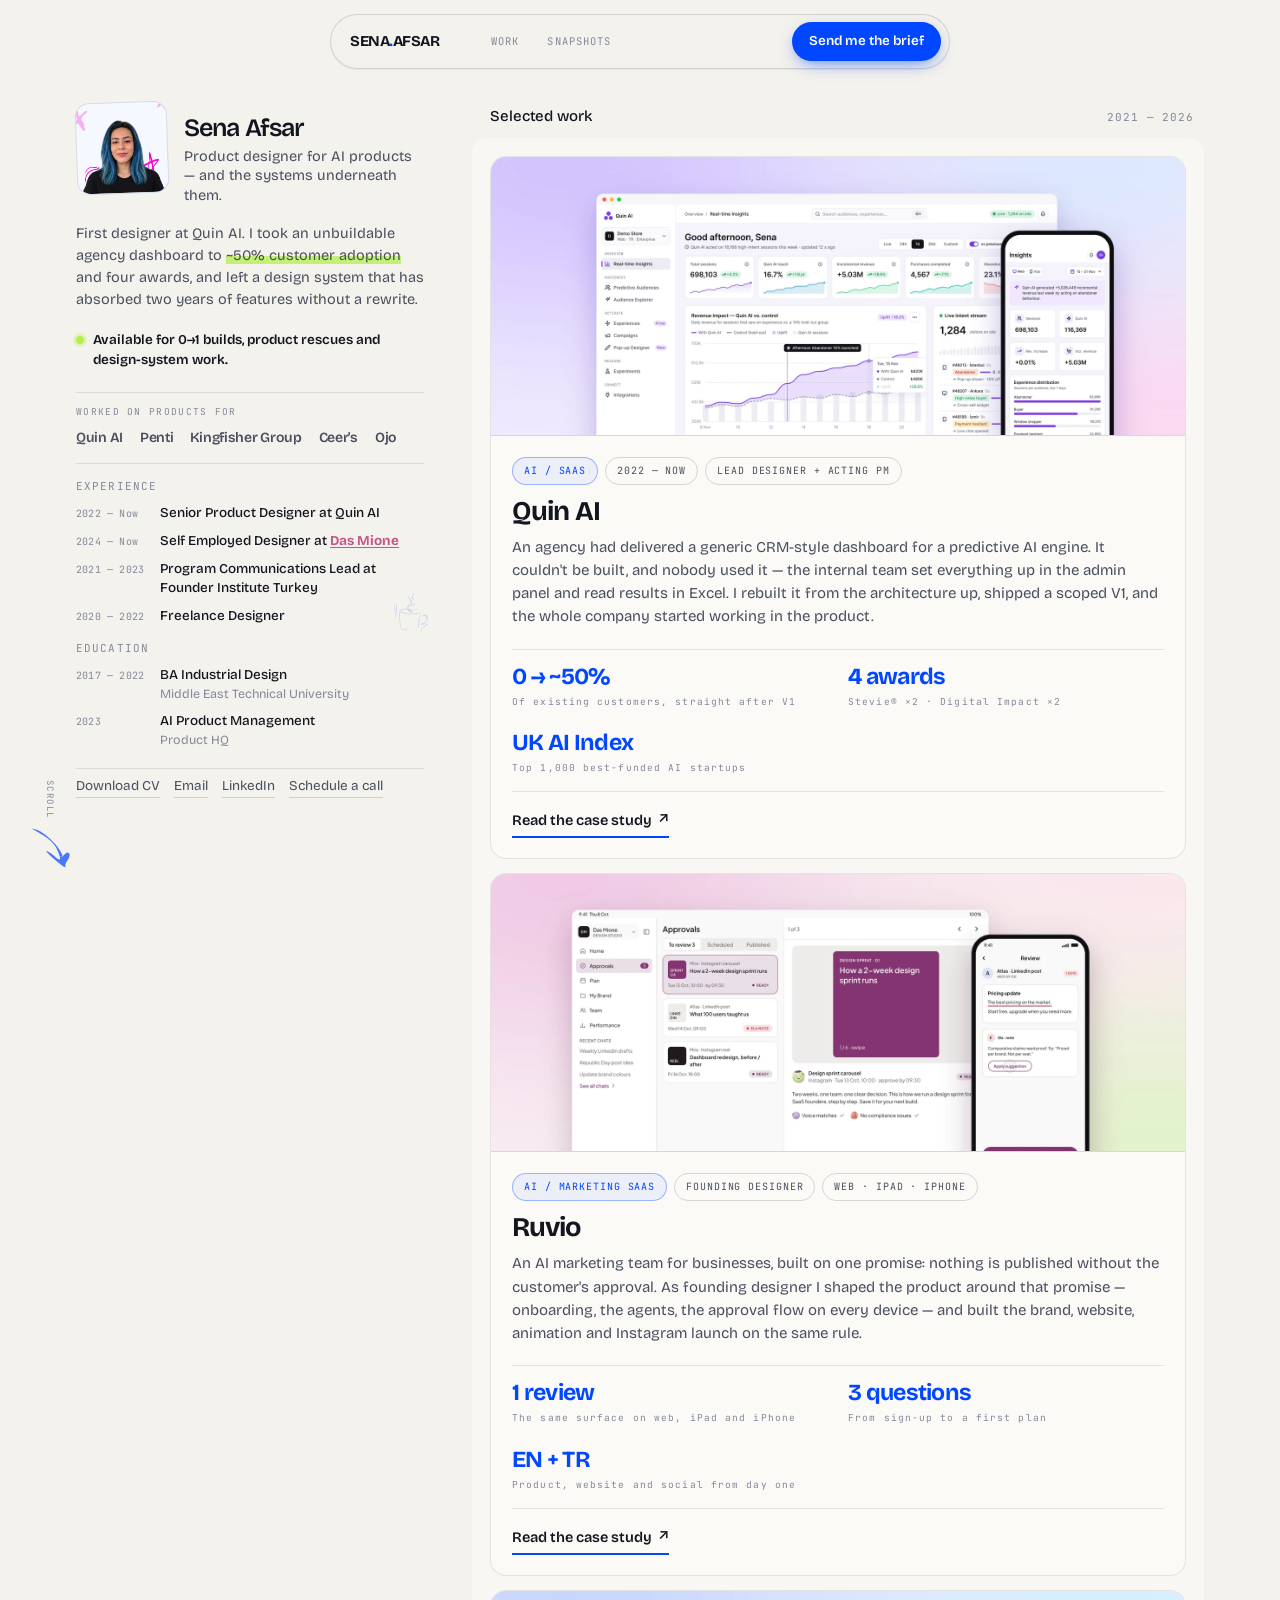
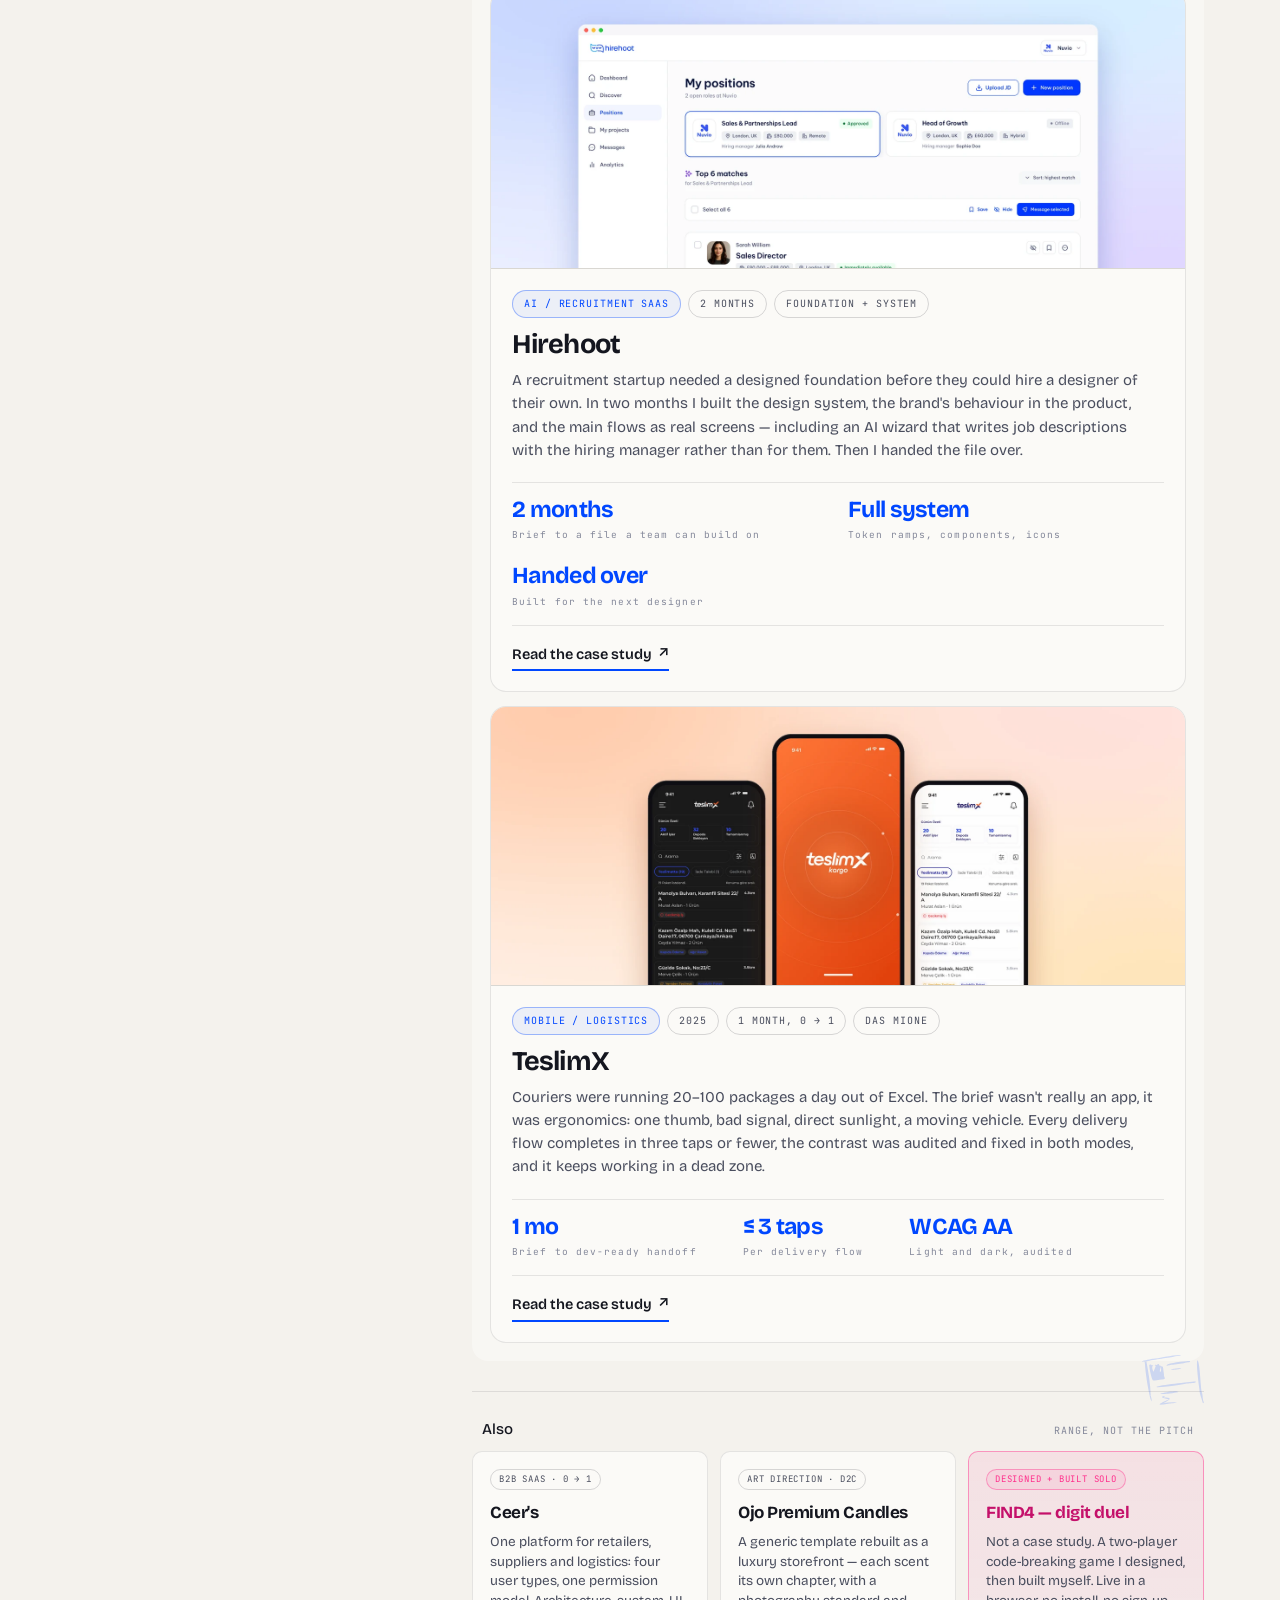
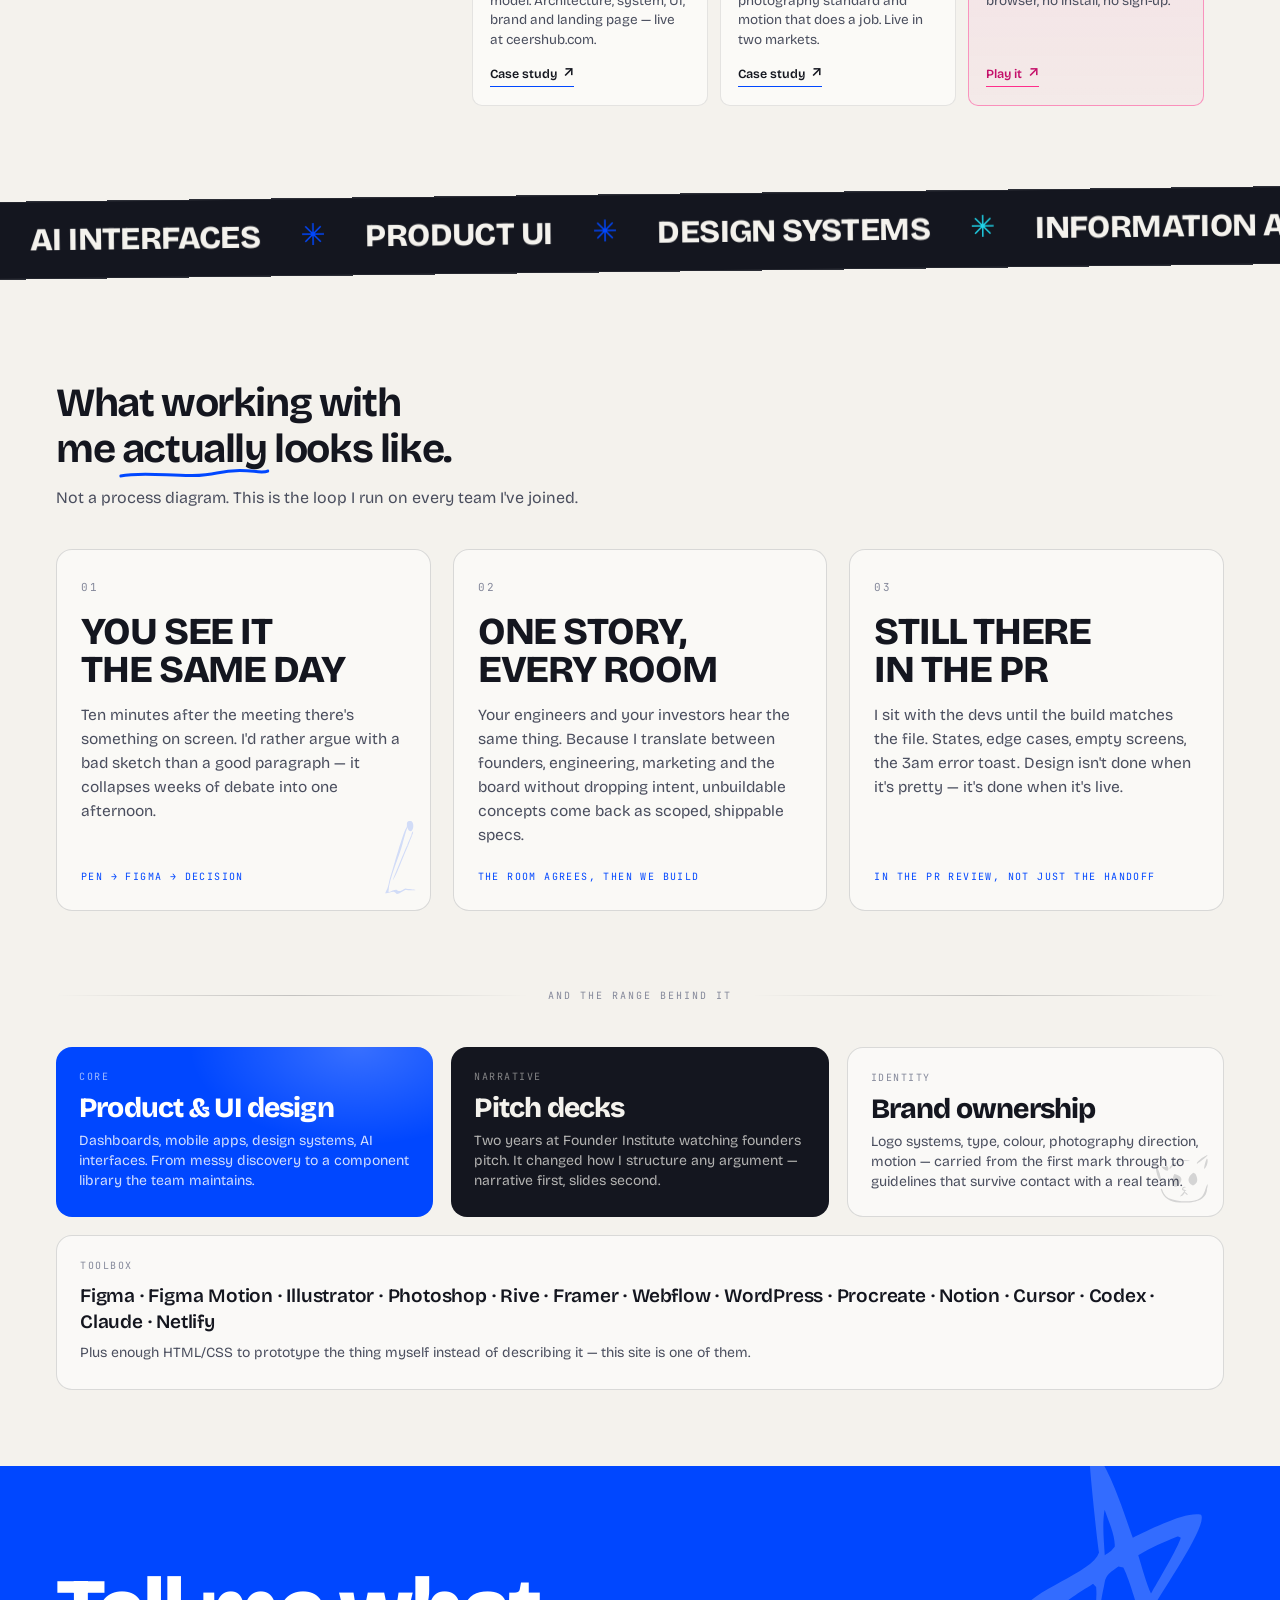
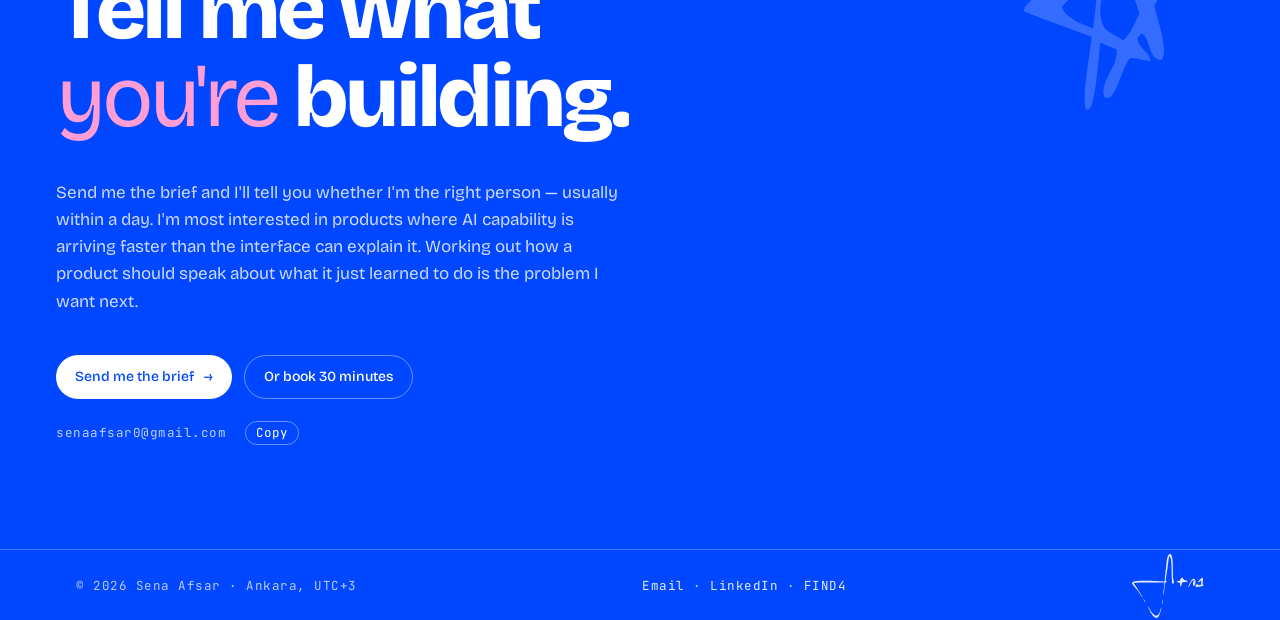
<file: index.html>
<!DOCTYPE html>
<html lang="en">
<head>
<meta charset="UTF-8">
<meta name="viewport" content="width=device-width, initial-scale=1.0, viewport-fit=cover">
<title>Sena Afsar — Product designer for AI products</title>
<meta name="description" content="I rescue AI products that shipped wrong and leave a design system the team can keep building on. First designer at Quin AI. Available for 0→1 builds, product rescues and design-system work.">
<link rel="canonical" href="https://senaafsar.com/">
<meta property="og:title" content="Sena Afsar — Product designer for AI products">
<meta property="og:description" content="I rescue AI products that shipped wrong and leave a design system the team can keep building on. First designer at Quin AI. Available for 0→1 builds, product rescues and design-system work.">
<meta property="og:type" content="website">
<meta property="og:url" content="https://senaafsar.com/">
<meta property="og:image" content="https://senaafsar.com/assets/img/home-quin.webp">
<meta name="twitter:card" content="summary_large_image">
<meta name="theme-color" content="#F4F2ED">
<link rel="icon" href="data:image/svg+xml,%3Csvg xmlns='http://www.w3.org/2000/svg' viewBox='0 0 32 32'%3E%3Crect width='32' height='32' rx='8' fill='%230047FF'/%3E%3Ctext x='16' y='23' font-family='monospace' font-size='18' font-weight='700' fill='%23fff' text-anchor='middle'%3ES%3C/text%3E%3C/svg%3E">
<link rel="preconnect" href="https://fonts.googleapis.com">
<link rel="preconnect" href="https://fonts.gstatic.com" crossorigin>
<link href="https://fonts.googleapis.com/css2?family=Bricolage+Grotesque:opsz,wdth,wght@12..96,75..100,400..800&family=JetBrains+Mono:wght@400;500&family=Inter:wght@600&display=swap" rel="stylesheet">
<link rel="stylesheet" href="assets/site.css?v=20261125">
</head>
<body class="home">
<a class="skip" href="#work">Skip to work</a>
<header class="nav" id="top">
  <a class="sig" href="#top" aria-label="Sena Afsar, home">SENA<b>.</b>AFSAR</a>
  <a class="lk wk" href="#work">Work</a>
  <a class="lk sn" href="snapshots.html">Snapshots</a>
  <a class="btn-talk" href="#contact">Send me the brief</a>
</header>
<div class="cue" id="cue" aria-hidden="true"><span>SCROLL</span><img src="assets/img/sk-arrow3.svg" alt=""></div>

<main>
  <div class="hwrap">
    <aside class="rail rv">
      <div class="who">
        <div class="avatar"><img src="assets/img/portrait.webp" alt="Portrait of Sena Afsar" width="1400" height="1400"></div>
        <div><h1>Sena Afsar</h1><div class="role">Product designer for AI products — and the systems underneath them.</div></div>
      </div>
      <p class="bio">First designer at Quin AI. I took an unbuildable agency dashboard to <span class="hl">~50% customer adoption</span> and four awards, and left a design system that has absorbed two years of features without a rewrite.</p>
      <div class="avail"><span class="dot" aria-hidden="true"></span><span>Available for 0→1 builds, product rescues and design-system work.</span></div>
      <div class="logos"><div class="lbl">Worked on products for</div><div class="row"><span>Quin AI</span><span>Penti</span><span>Kingfisher Group</span><span>Ceer's</span><span>Ojo</span></div></div>
      <div class="xp">
        <h2>EXPERIENCE</h2>
        <div class="it"><span class="when">2022 — Now</span><span class="what">Senior Product Designer at Quin AI</span></div>
        <div class="it"><span class="when">2024 — Now</span><span class="what">Self Employed Designer at <a href="https://dasmione.studio/" target="_blank" rel="noopener">Das Mione</a></span></div>
        <div class="it"><span class="when">2021 — 2023</span><span class="what">Program Communications Lead at Founder Institute Turkey</span></div>
        <div class="it"><span class="when">2020 — 2022</span><span class="what">Freelance Designer</span><img class="coffee steam" src="assets/img/dd-coffee.svg" alt="" aria-hidden="true"></div>
      </div>
      <div class="xp">
        <h2>EDUCATION</h2>
        <div class="it"><span class="when">2017 — 2022</span><span class="what">BA Industrial Design<span class="where">Middle East Technical University</span></span></div>
        <div class="it"><span class="when">2023</span><span class="what">AI Product Management<span class="where">Product HQ</span></span></div>
      </div>
      <div class="cv"><a class="lnk" href="assets/Sena-Afsar-CV.pdf?v=20261123" target="_blank" rel="noopener">Download CV</a><a class="lnk" href="mailto:senaafsar0@gmail.com">Email</a><a class="lnk" href="https://linkedin.com/in/senaafsar" target="_blank" rel="noopener">LinkedIn</a><a class="lnk" href="https://calendly.com/senaafsar0/30min" target="_blank" rel="noopener">Schedule a call</a></div>
    </aside>

    <section id="work">
      <div class="work-h"><h2>Selected work</h2><span class="count">2021 — 2026</span></div>
      <div class="workbox">
        <a class="pcard rv" href="quin-ai.html"><div class="shot"><img src="assets/img/home-quin.webp?v=20261125" alt="Quin AI product screens" width="1600" height="642" loading="lazy"></div><div class="pbody"><div class="tags"><span class="tag b">AI / SaaS</span><span class="tag">2022 — Now</span><span class="tag">Lead designer + acting PM</span></div><h3>Quin AI</h3><p class="pdesc">An agency had delivered a generic CRM-style dashboard for a predictive AI engine. It couldn't be built, and nobody used it — the internal team set everything up in the admin panel and read results in Excel. I rebuilt it from the architecture up, shipped a scoped V1, and the whole company started working in the product.</p><div class="pout"><div><b>0 → ~50%</b><span>Of existing customers, straight after V1</span></div><div><b>4 awards</b><span>Stevie® ×2 · Digital Impact ×2</span></div><div><b>UK AI Index</b><span>Top 1,000 best-funded AI startups</span></div></div><span class="plink">Read the case study <i>↗</i></span></div></a>
        <a class="pcard rv" href="ruvio.html"><div class="shot"><img src="assets/img/home-ruvio.webp?v=20261125" alt="Ruvio product screens" width="1600" height="642" loading="lazy"></div><div class="pbody"><div class="tags"><span class="tag b">AI / Marketing SaaS</span><span class="tag">Founding designer</span><span class="tag">Web · iPad · iPhone</span></div><h3>Ruvio</h3><p class="pdesc">An AI marketing team for businesses, built on one promise: nothing is published without the customer's approval. As founding designer I shaped the product around that promise — onboarding, the agents, the approval flow on every device — and built the brand, website, animation and Instagram launch on the same rule.</p><div class="pout"><div><b>1 review</b><span>The same surface on web, iPad and iPhone</span></div><div><b>3 questions</b><span>From sign-up to a first plan</span></div><div><b>EN + TR</b><span>Product, website and social from day one</span></div></div><span class="plink">Read the case study <i>↗</i></span></div></a>
        <a class="pcard rv" href="hirehoot.html"><div class="shot"><img src="assets/img/home-hirehoot.webp?v=20261125" alt="Hirehoot product screens" width="1600" height="642" loading="lazy"></div><div class="pbody"><div class="tags"><span class="tag b">AI / Recruitment SaaS</span><span class="tag">2 months</span><span class="tag">Foundation + system</span></div><h3>Hirehoot</h3><p class="pdesc">A recruitment startup needed a designed foundation before they could hire a designer of their own. In two months I built the design system, the brand's behaviour in the product, and the main flows as real screens — including an AI wizard that writes job descriptions with the hiring manager rather than for them. Then I handed the file over.</p><div class="pout"><div><b>2 months</b><span>Brief to a file a team can build on</span></div><div><b>Full system</b><span>Token ramps, components, icons</span></div><div><b>Handed over</b><span>Built for the next designer</span></div></div><span class="plink">Read the case study <i>↗</i></span></div></a>
        <a class="pcard rv" href="teslimx.html"><div class="shot"><img src="assets/img/home-teslimx.webp?v=20261125" alt="TeslimX product screens" width="1600" height="642" loading="lazy"></div><div class="pbody"><div class="tags"><span class="tag b">Mobile / Logistics</span><span class="tag">2025</span><span class="tag">1 month, 0 → 1</span><span class="tag">Das Mione</span></div><h3>TeslimX</h3><p class="pdesc">Couriers were running 20–100 packages a day out of Excel. The brief wasn't really an app, it was ergonomics: one thumb, bad signal, direct sunlight, a moving vehicle. Every delivery flow completes in three taps or fewer, the contrast was audited and fixed in both modes, and it keeps working in a dead zone.</p><div class="pout three"><div><b>1 mo</b><span>Brief to dev-ready handoff</span></div><div><b>≤ 3 taps</b><span>Per delivery flow</span></div><div><b>WCAG AA</b><span>Light and dark, audited</span></div></div><span class="plink">Read the case study <i>↗</i></span></div></a>
      </div>
      <img class="screen-dd" src="assets/img/dd-screen.svg" alt="" aria-hidden="true">
      <div class="also-h"><h2>Also</h2><span class="mono">Range, not the pitch</span></div>
      <div class="also">
        <a class="acard rv" href="ceers.html"><span class="tag">B2B SaaS · 0 → 1</span><h3>Ceer's</h3><p>One platform for retailers, suppliers and logistics: four user types, one permission model. Architecture, system, UI, brand and landing page — live at ceershub.com.</p><span class="plink">Case study <i>↗</i></span></a>
        <a class="acard rv" href="ojo-candles.html"><span class="tag">Art direction · D2C</span><h3>Ojo Premium Candles</h3><p>A generic template rebuilt as a luxury storefront — each scent its own chapter, with a photography standard and motion that does a job. Live in two markets.</p><span class="plink">Case study <i>↗</i></span></a>
        <a class="acard f4 rv" href="https://find4digits.netlify.app/" target="_blank" rel="noopener"><span class="tag">Designed + built solo</span><h3>FIND4 — digit duel</h3><p>Not a case study. A two-player code-breaking game I designed, then built myself. Live in a browser, no install, no sign-up.</p><span class="plink">Play it <i>↗</i></span></a>
      </div>
    </section>
  </div>

  <div class="ticker-clip" aria-hidden="true"><div class="ticker"><div class="track"><span>AI INTERFACES</span><i class="">✳</i><span>PRODUCT UI</span><i class="">✳</i><span>DESIGN SYSTEMS</span><i class="c">✳</i><span>INFORMATION ARCHITECTURE</span><i class="">✳</i><span>AI INTERFACES</span><i class="">✳</i><span>PRODUCT UI</span><i class="">✳</i><span>DESIGN SYSTEMS</span><i class="c">✳</i><span>INFORMATION ARCHITECTURE</span><i class="">✳</i><span>AI INTERFACES</span><i class="">✳</i><span>PRODUCT UI</span><i class="">✳</i><span>DESIGN SYSTEMS</span><i class="c">✳</i><span>INFORMATION ARCHITECTURE</span><i class="">✳</i><span>AI INTERFACES</span><i class="">✳</i><span>PRODUCT UI</span><i class="">✳</i><span>DESIGN SYSTEMS</span><i class="c">✳</i><span>INFORMATION ARCHITECTURE</span><i class="">✳</i></div></div></div>

  <section class="how" id="how">
    <h2 class="rv">What working with me <em>actually<svg viewBox="0 0 200 14" preserveAspectRatio="none" aria-hidden="true"><path d="M2 9 C 40 3, 90 13, 130 6 S 185 8, 198 4" fill="none" stroke="#0047ff" stroke-width="3" stroke-linecap="round"/></svg></em> looks like.</h2>
    <p class="sub rv">Not a process diagram. This is the loop I run on every team I've joined.</p>
    <div class="mcards">
      <article class="mcard rv"><span class="n">01</span><h3>YOU SEE IT<br>THE SAME DAY</h3><p>Ten minutes after the meeting there's something on screen. I'd rather argue with a bad sketch than a good paragraph — it collapses weeks of debate into one afternoon.</p><span class="k">PEN → FIGMA → DECISION</span><img class="pencil" src="assets/img/dd-pencil.svg" alt="" aria-hidden="true"></article>
      <article class="mcard rv"><span class="n">02</span><h3>ONE STORY,<br>EVERY ROOM</h3><p>Your engineers and your investors hear the same thing. Because I translate between founders, engineering, marketing and the board without dropping intent, unbuildable concepts come back as scoped, shippable specs.</p><span class="k">THE ROOM AGREES, THEN WE BUILD</span></article>
      <article class="mcard rv"><span class="n">03</span><h3>STILL THERE<br>IN THE PR</h3><p>I sit with the devs until the build matches the file. States, edge cases, empty screens, the 3am error toast. Design isn't done when it's pretty — it's done when it's live.</p><span class="k">IN THE PR REVIEW, NOT JUST THE HANDOFF</span></article>
    </div>
    <div class="divider rv">AND THE RANGE BEHIND IT</div>
    <div class="bento">
      <div class="bt fill rv"><div class="lbl">Core</div><h3>Product &amp; UI design</h3><p>Dashboards, mobile apps, design systems, AI interfaces. From messy discovery to a component library the team maintains.</p></div>
      <div class="bt ink rv"><div class="lbl">Narrative</div><h3>Pitch decks</h3><p>Two years at Founder Institute watching founders pitch. It changed how I structure any argument — narrative first, slides second.</p></div>
      <div class="bt lt rv"><div class="lbl">Identity</div><h3>Brand ownership</h3><p>Logo systems, type, colour, photography direction, motion — carried from the first mark through to guidelines that survive contact with a real team.</p><img class="cat" src="assets/img/dd-cat.svg" alt="" aria-hidden="true"></div>
      <div class="bt lt wide rv"><div class="lbl">Toolbox</div><h3>Figma · Figma Motion · Illustrator · Photoshop · Rive · Framer · Webflow · WordPress · Procreate · Notion · Cursor · Codex · Claude · Netlify</h3><p>Plus enough HTML/CSS to prototype the thing myself instead of describing it — this site is one of them.</p></div>
    </div>
  </section>

  <section class="cta" id="contact">
    <img class="star" src="assets/img/sk-star.svg" alt="" aria-hidden="true">
    <h2><span class="w"><span>Tell</span></span> <span class="w"><span>me</span></span> <span class="w"><span>what</span></span><br><span class="w"><span><em>you're</em></span></span> <span class="w"><span>building.</span></span></h2>
    <p>Send me the brief and I'll tell you whether I'm the right person — usually within a day. I'm most interested in products where AI capability is arriving faster than the interface can explain it. Working out how a product should speak about what it just learned to do is the problem I want next.</p>
    <div class="btns"><a class="btn pr" href="mailto:senaafsar0@gmail.com?subject=Project%20brief">Send me the brief <i>→</i></a><a class="btn gh" href="https://calendly.com/senaafsar0/30min" target="_blank" rel="noopener">Or book 30 minutes</a></div>
    <p class="mail">senaafsar0@gmail.com <button type="button" id="copy">Copy</button></p>
  </section>
</main>
<footer class="foot"><div class="in"><span>© 2026 Sena Afsar · Ankara, UTC+3</span><span><a href="mailto:senaafsar0@gmail.com">Email</a> · <a href="https://linkedin.com/in/senaafsar" target="_blank" rel="noopener">LinkedIn</a> · <a href="https://find4digits.netlify.app/" target="_blank" rel="noopener">FIND4</a></span><img class="sign" src="assets/img/sk-sign.svg" alt="Sena Afsar signature"></div></footer>
<script src="assets/site.js?v=20261125"></script>
</body>
</html>
</file>
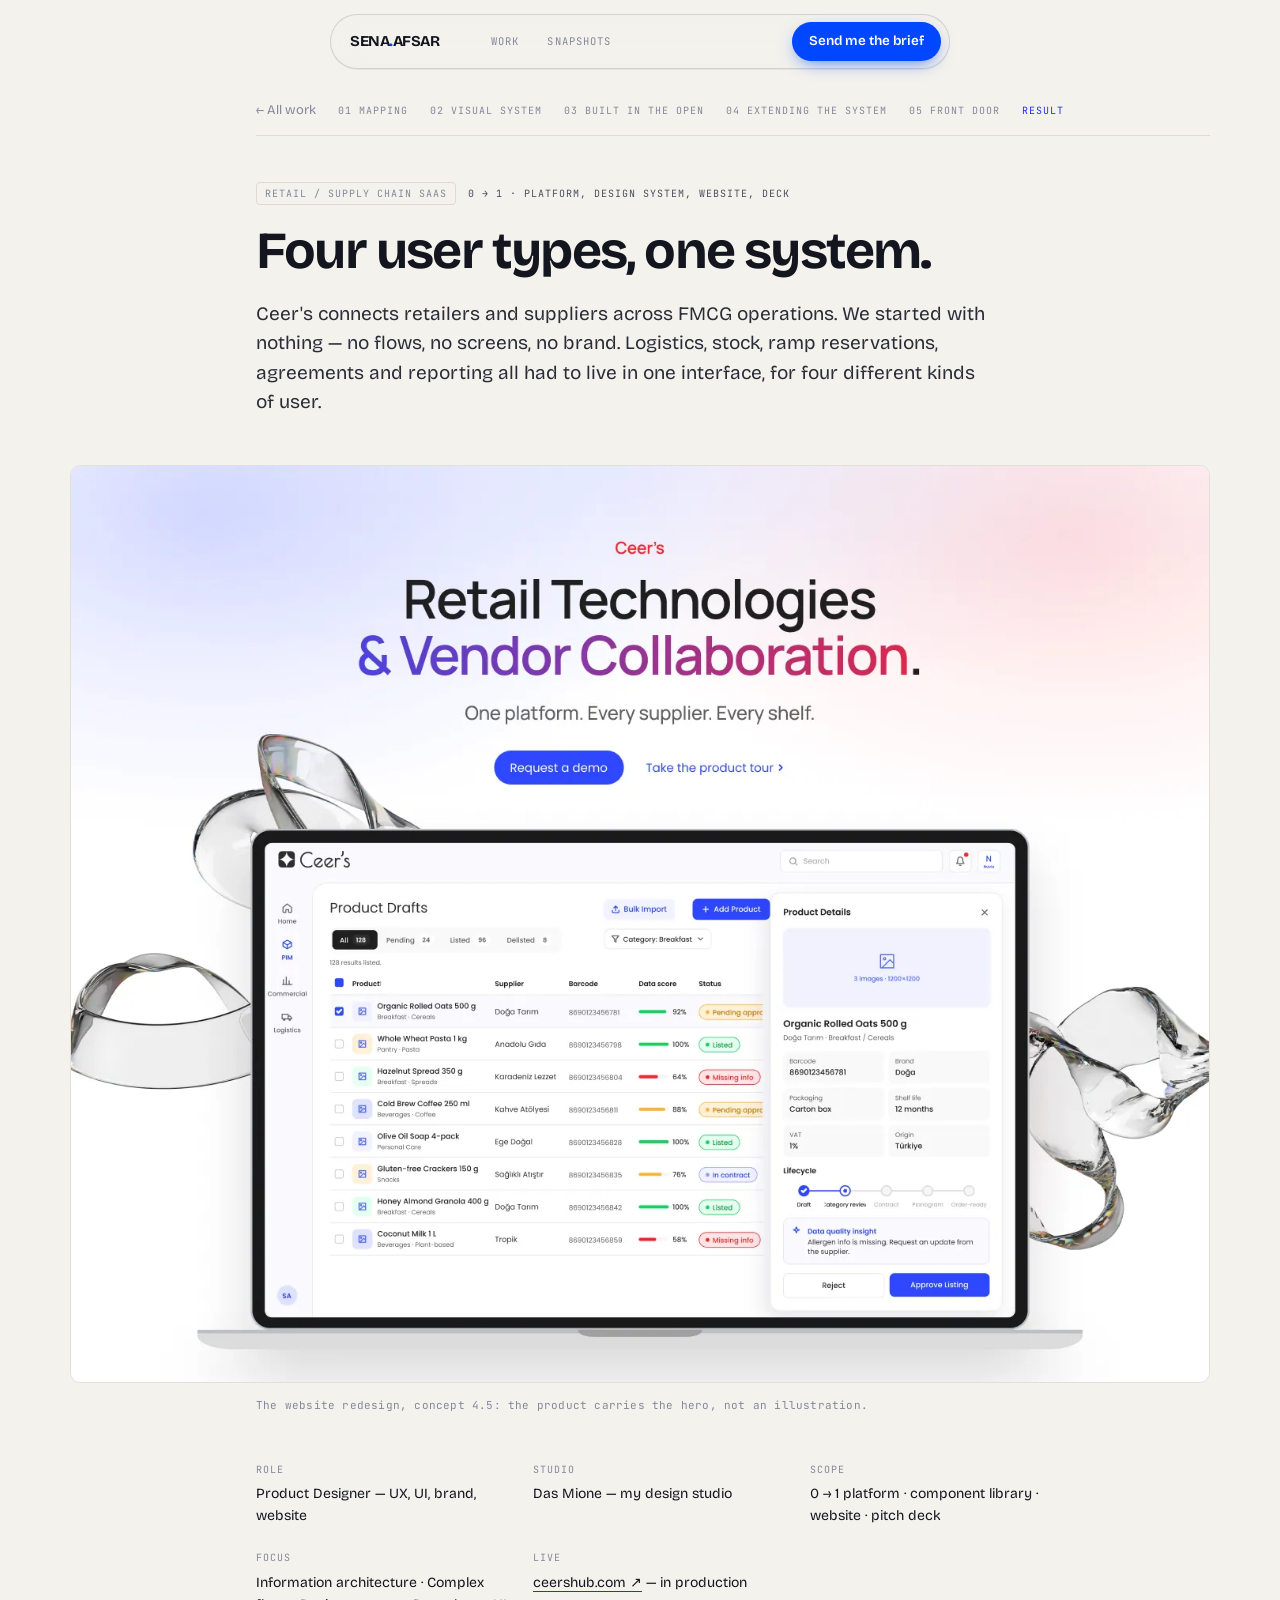
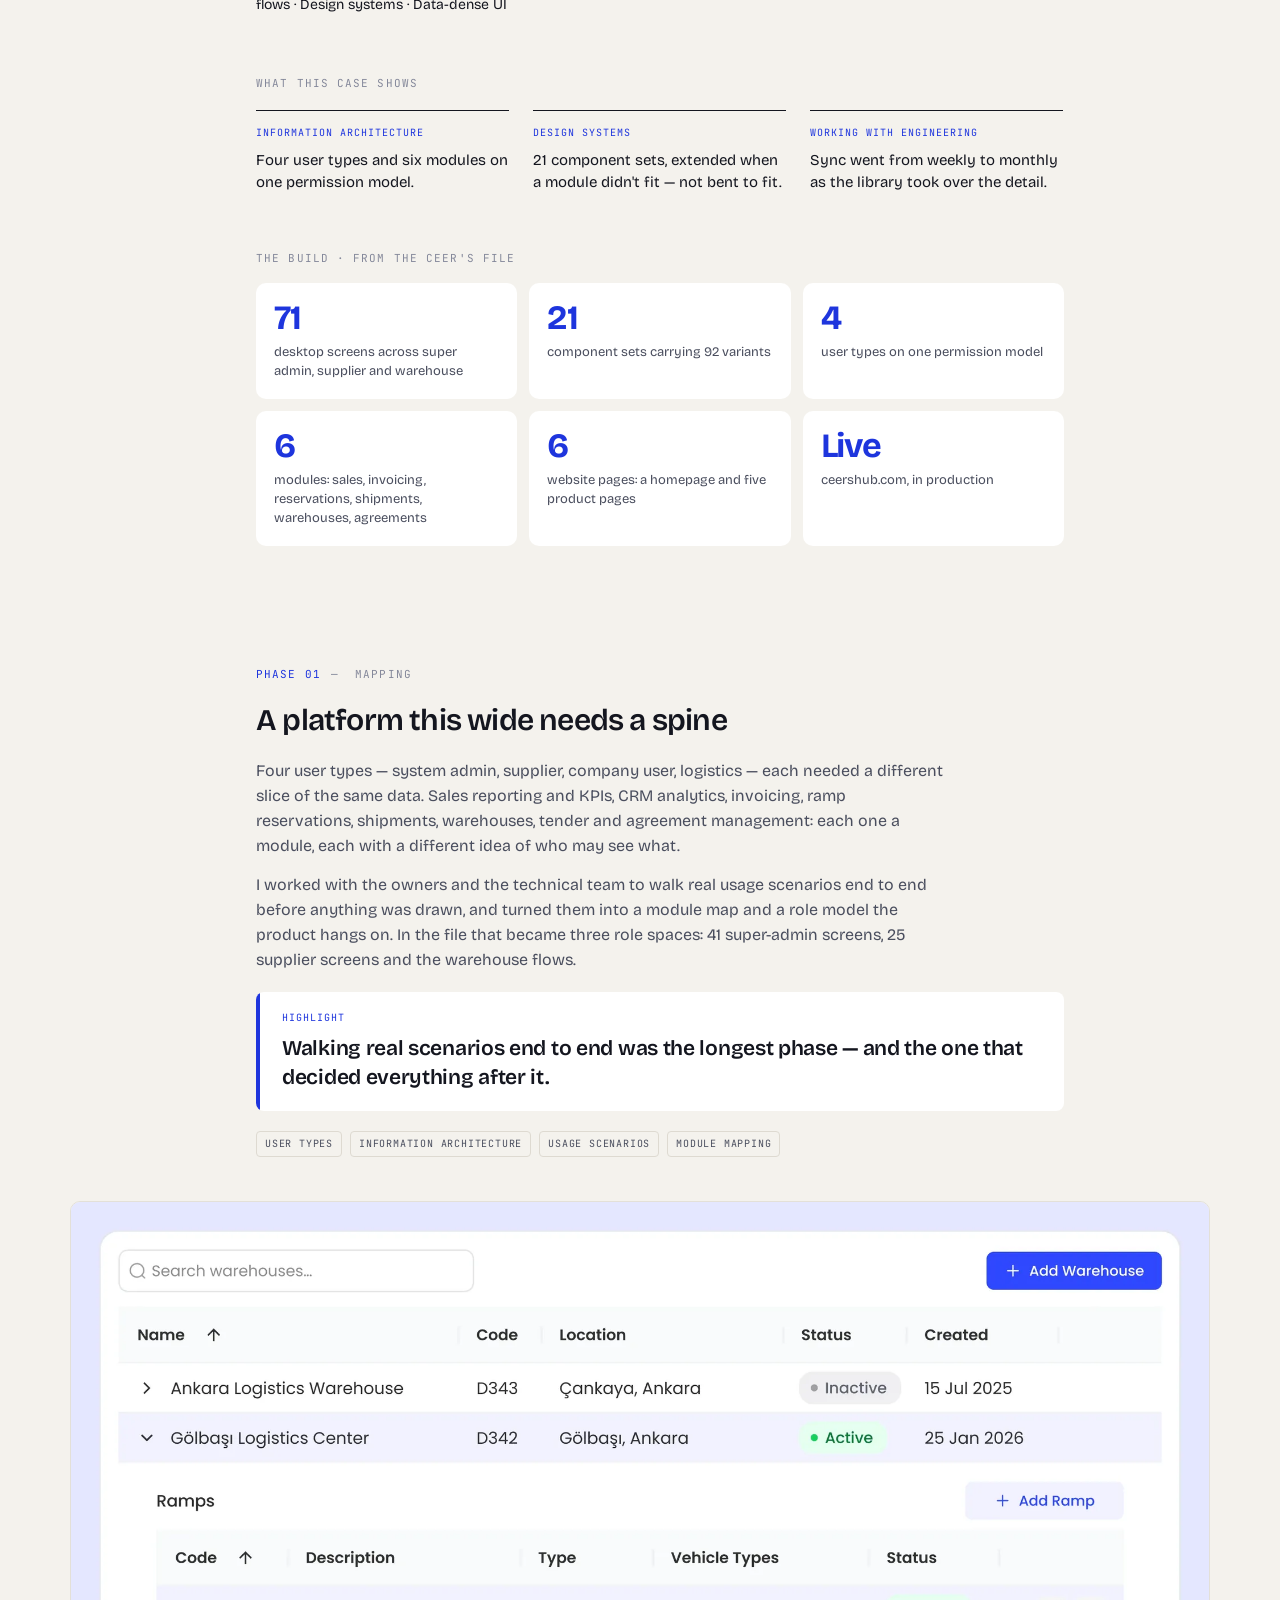
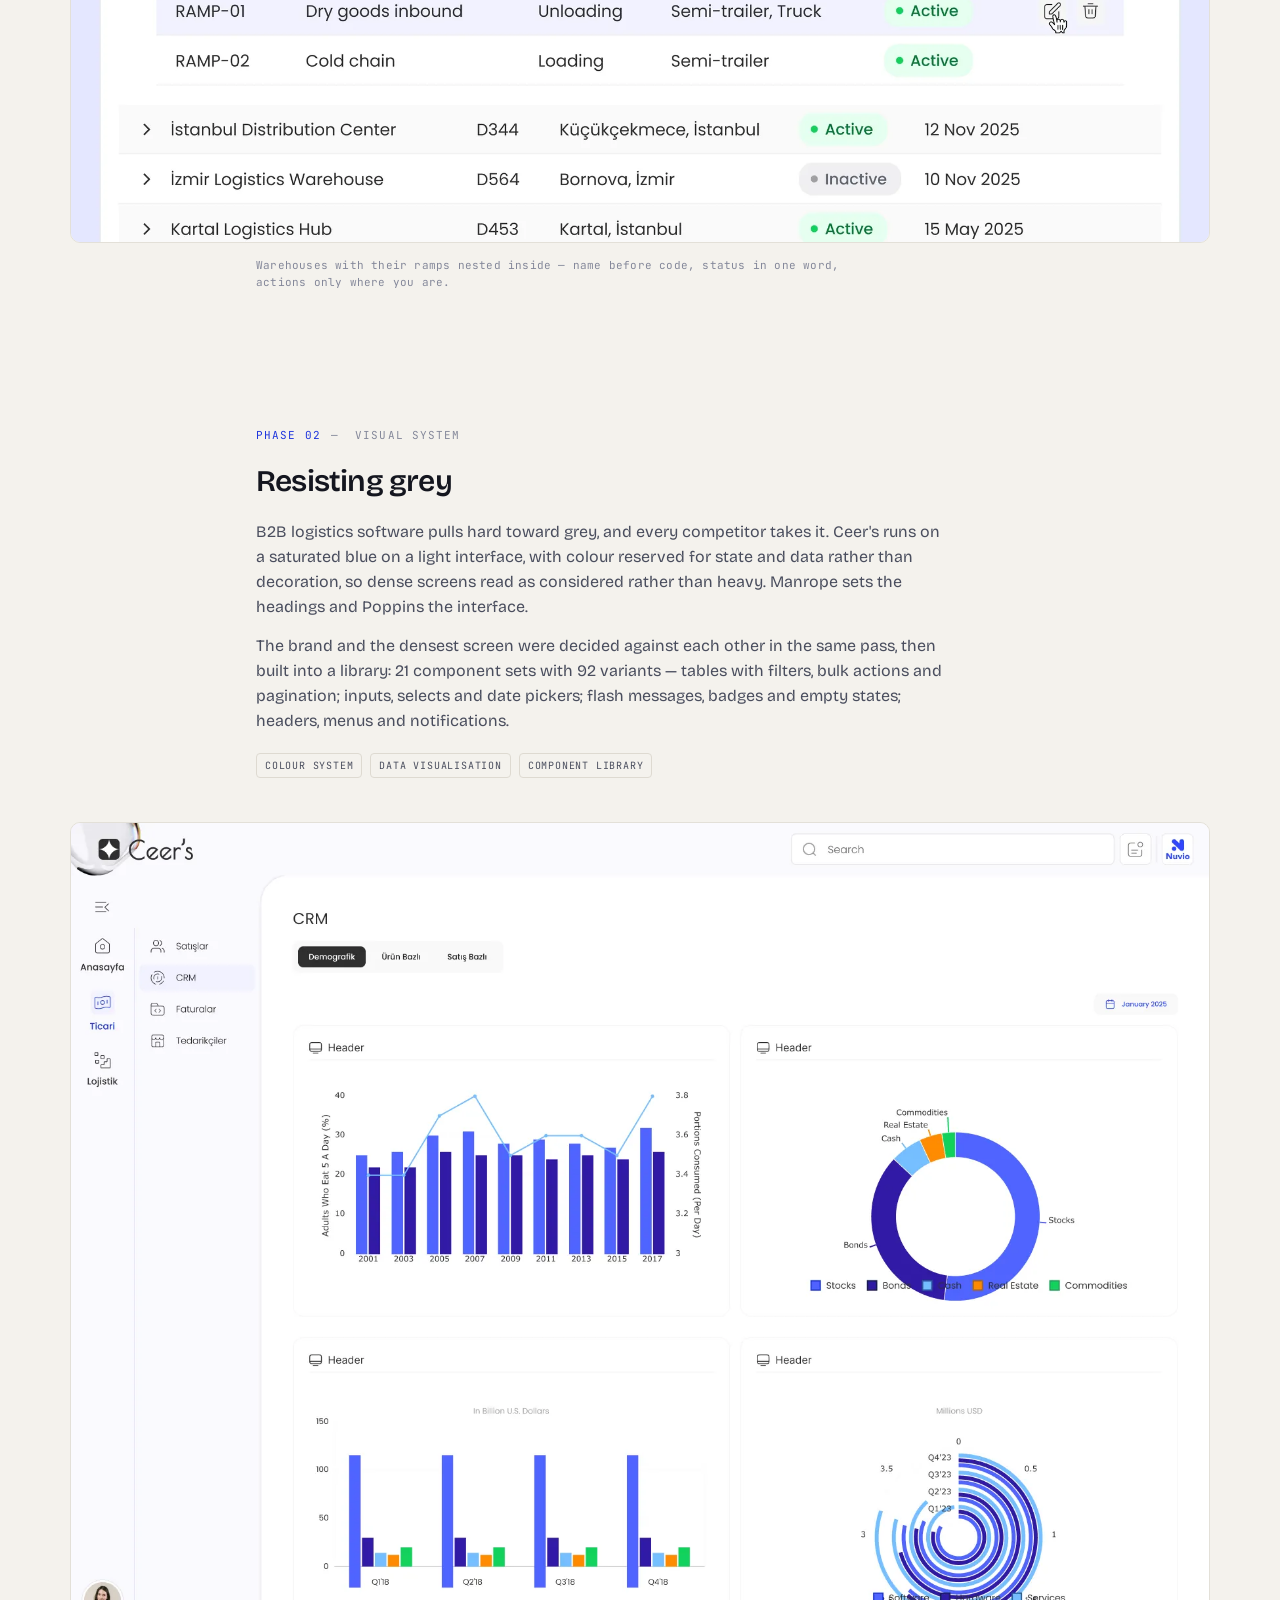
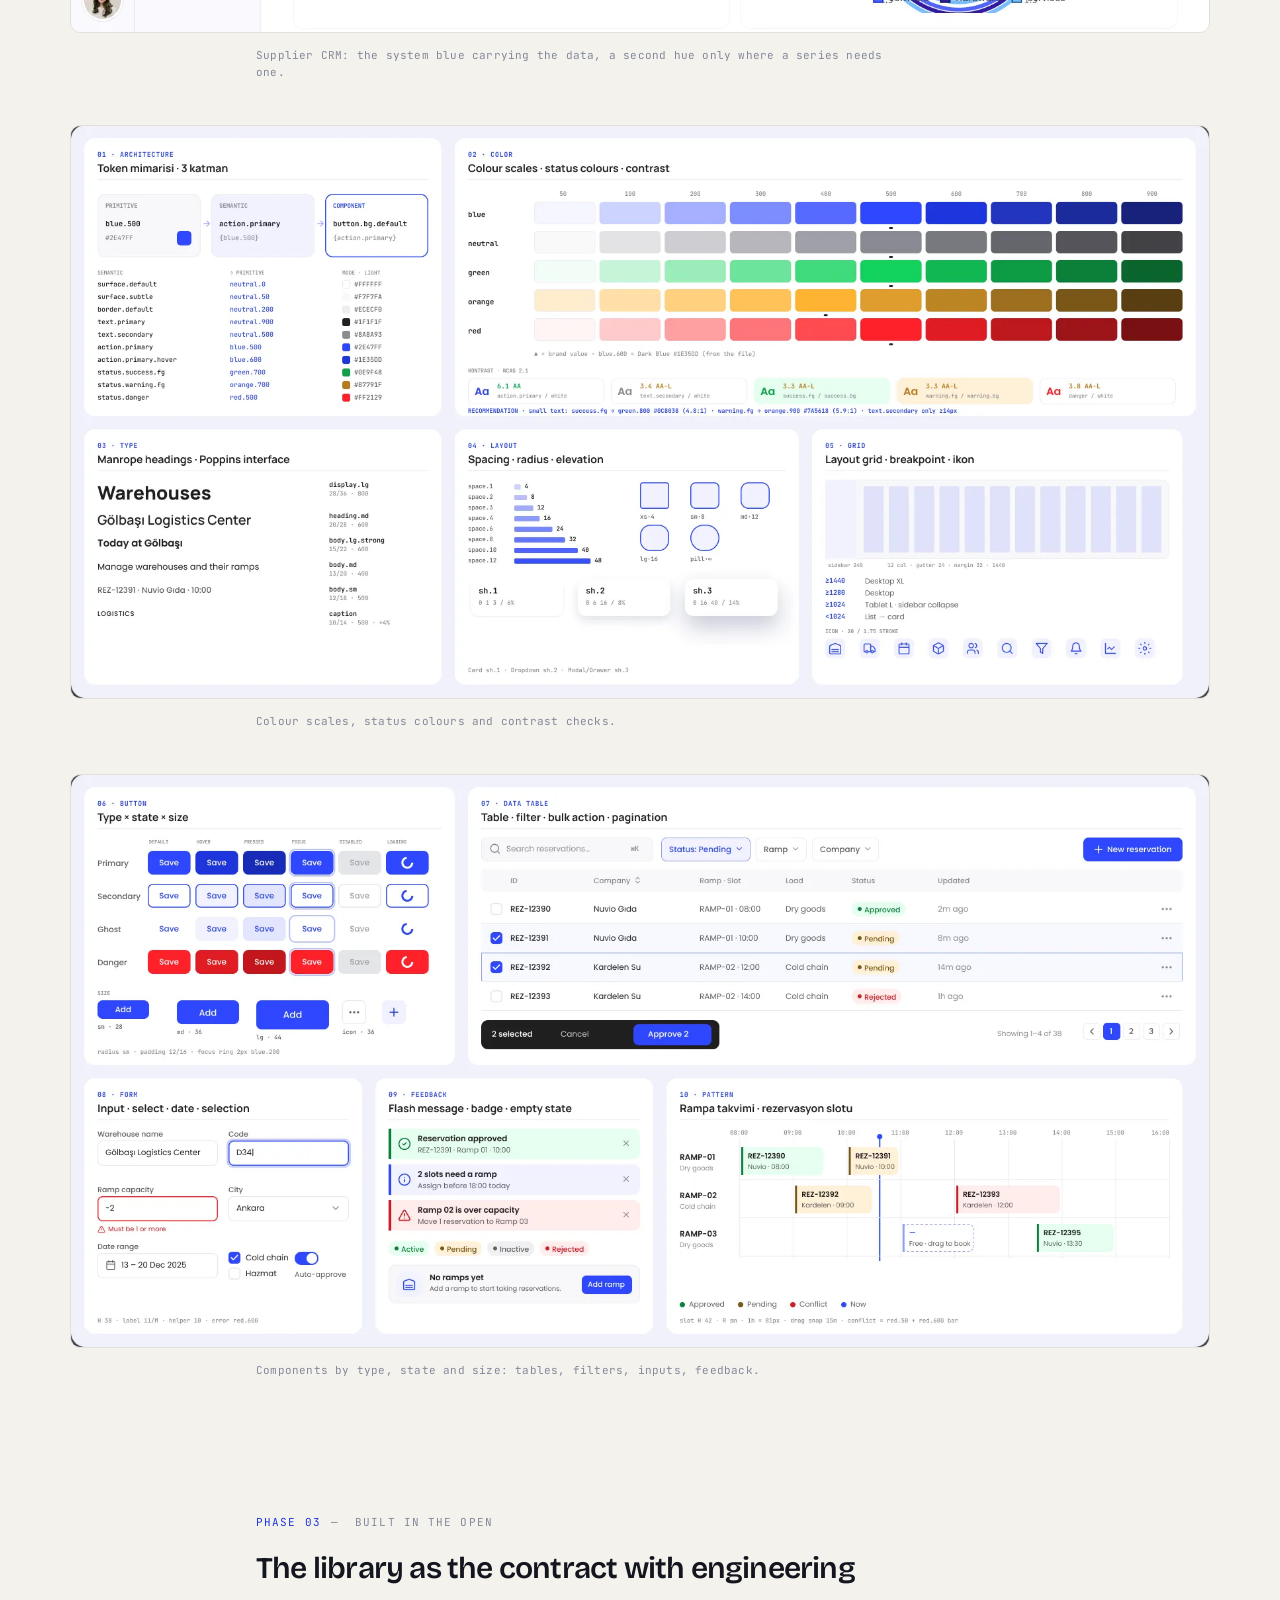
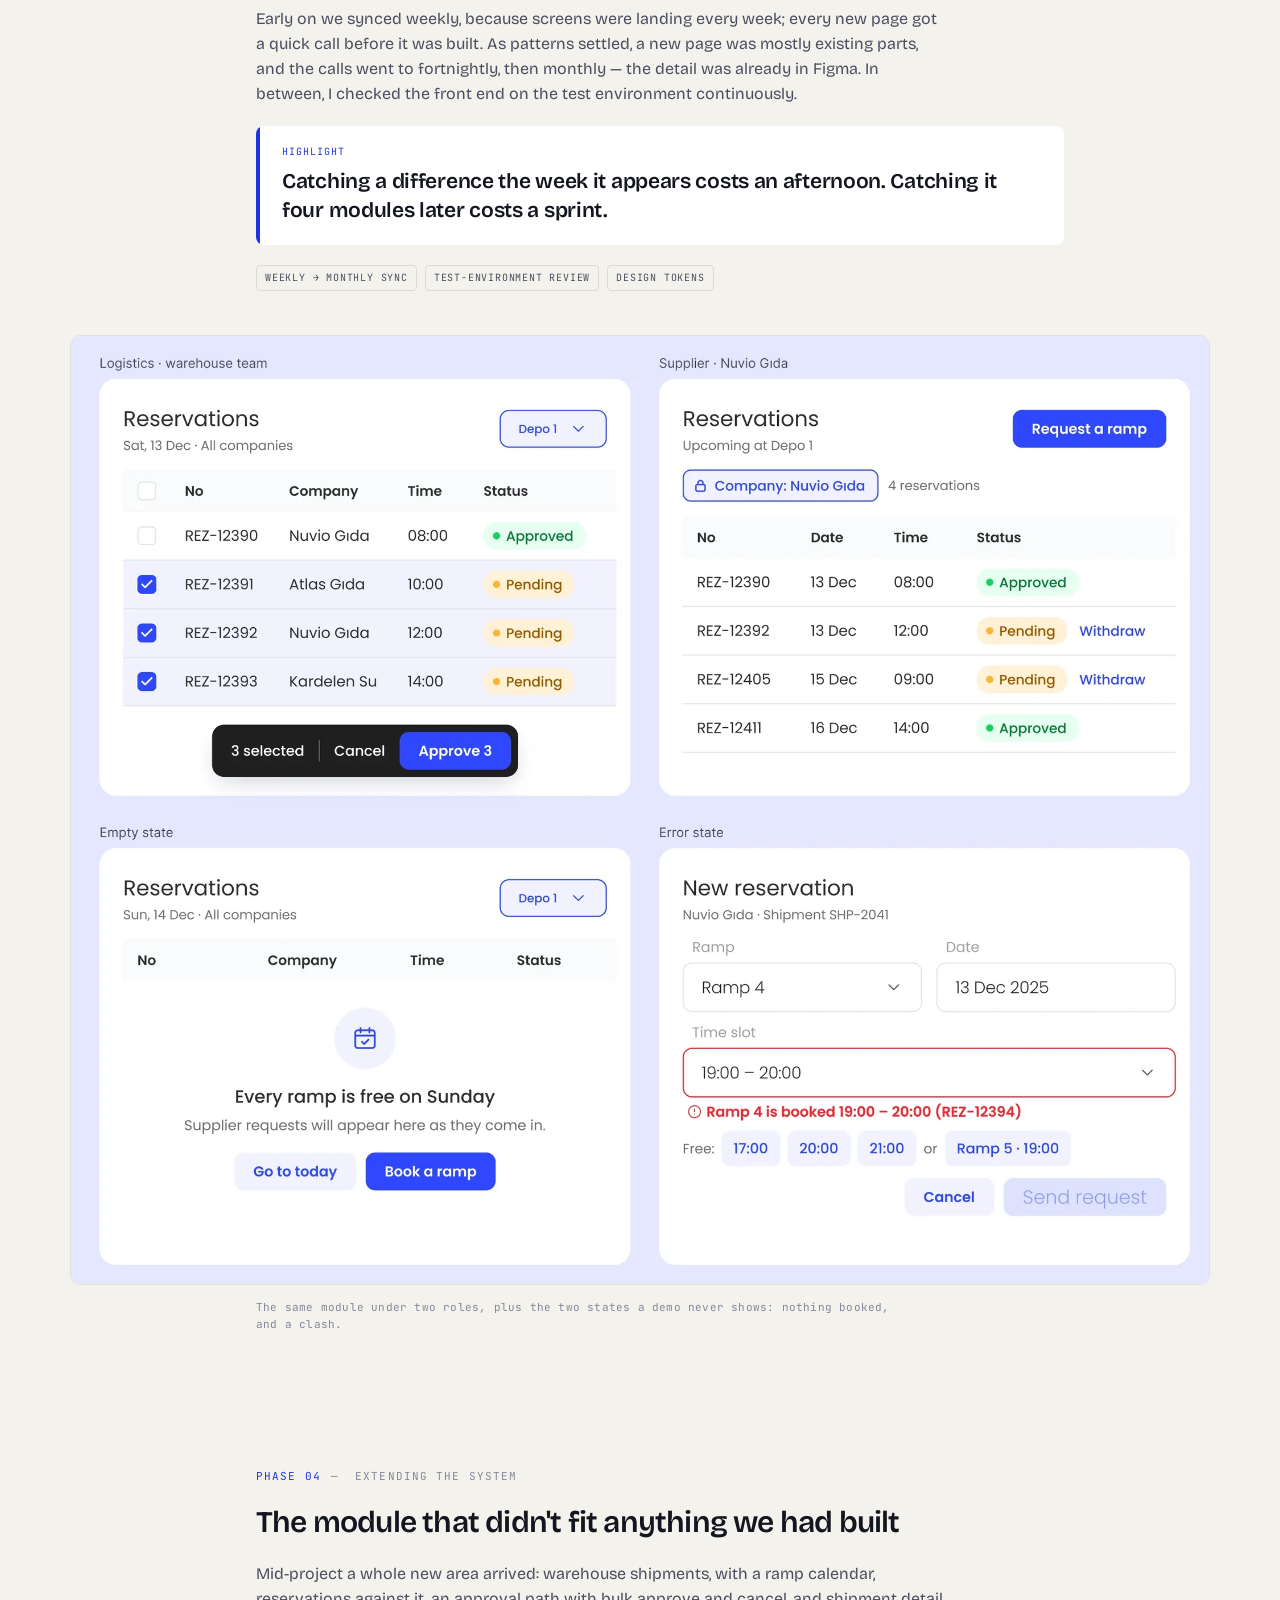
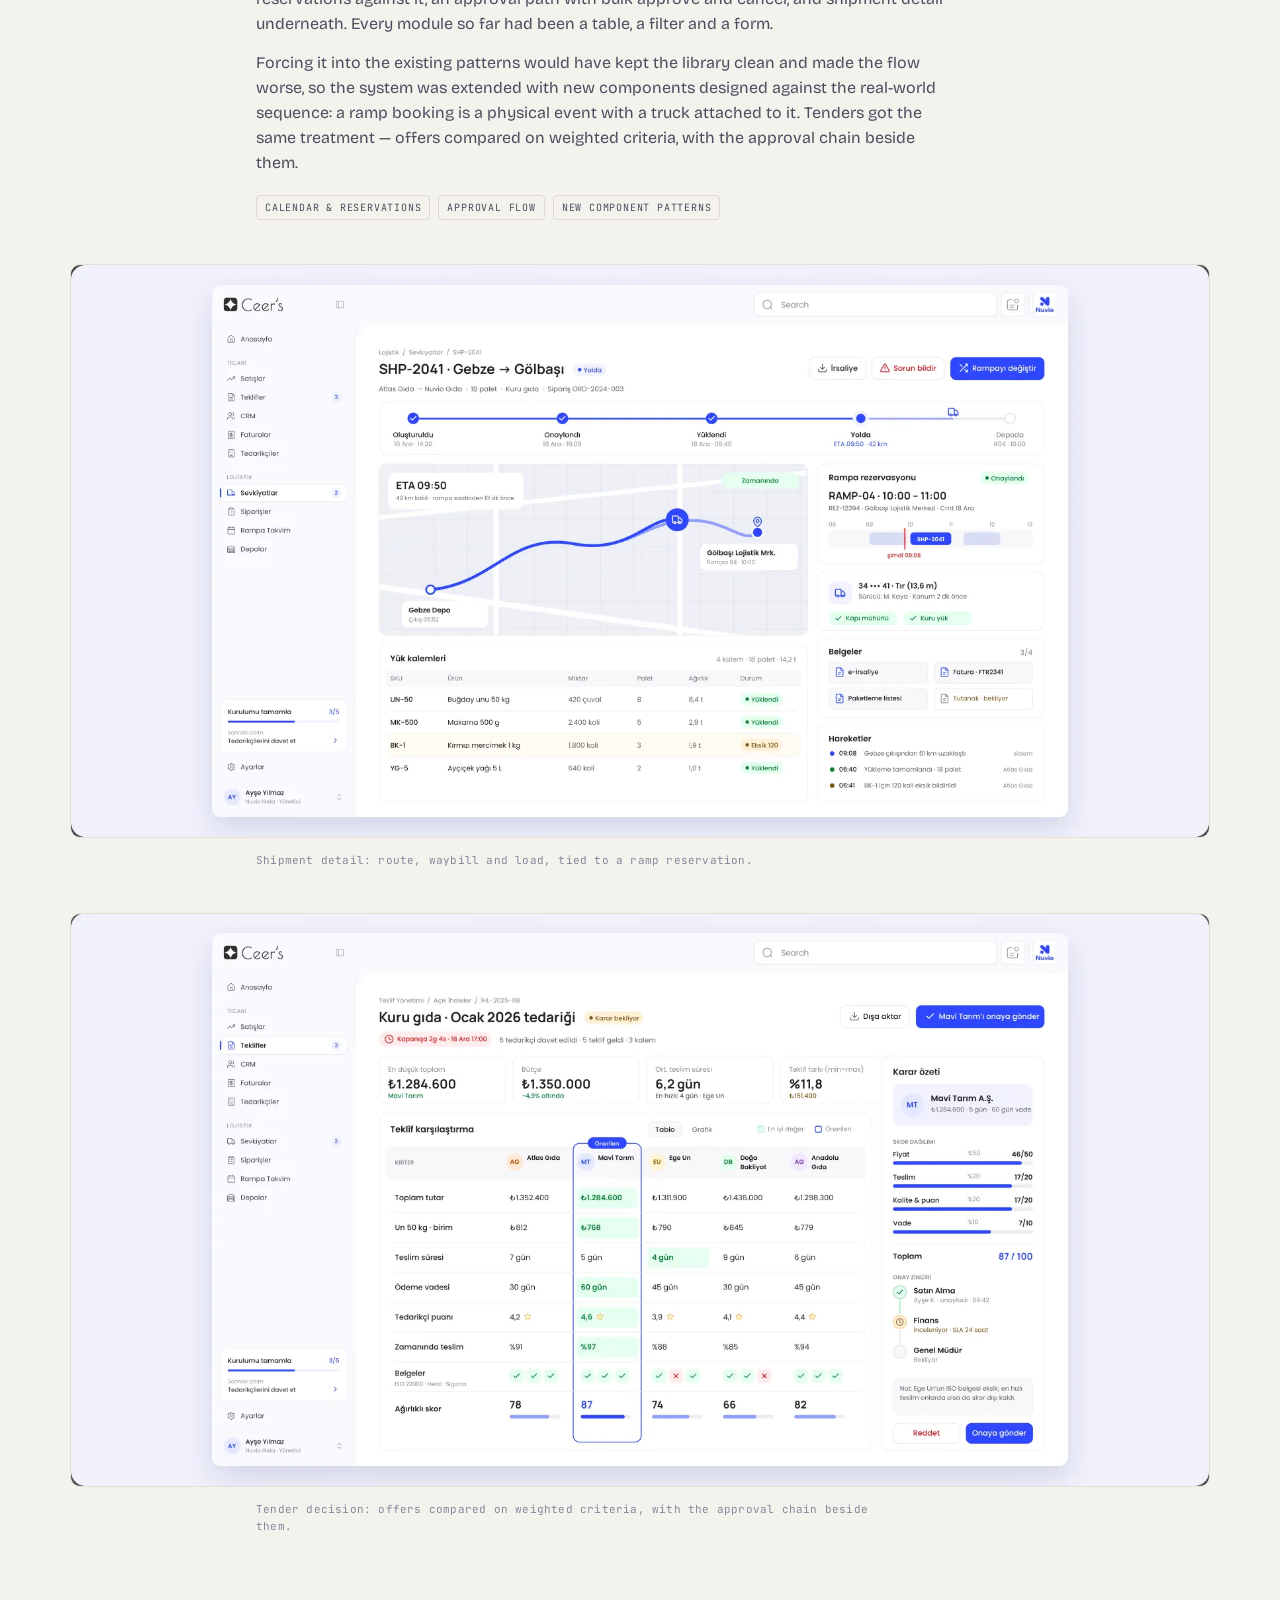
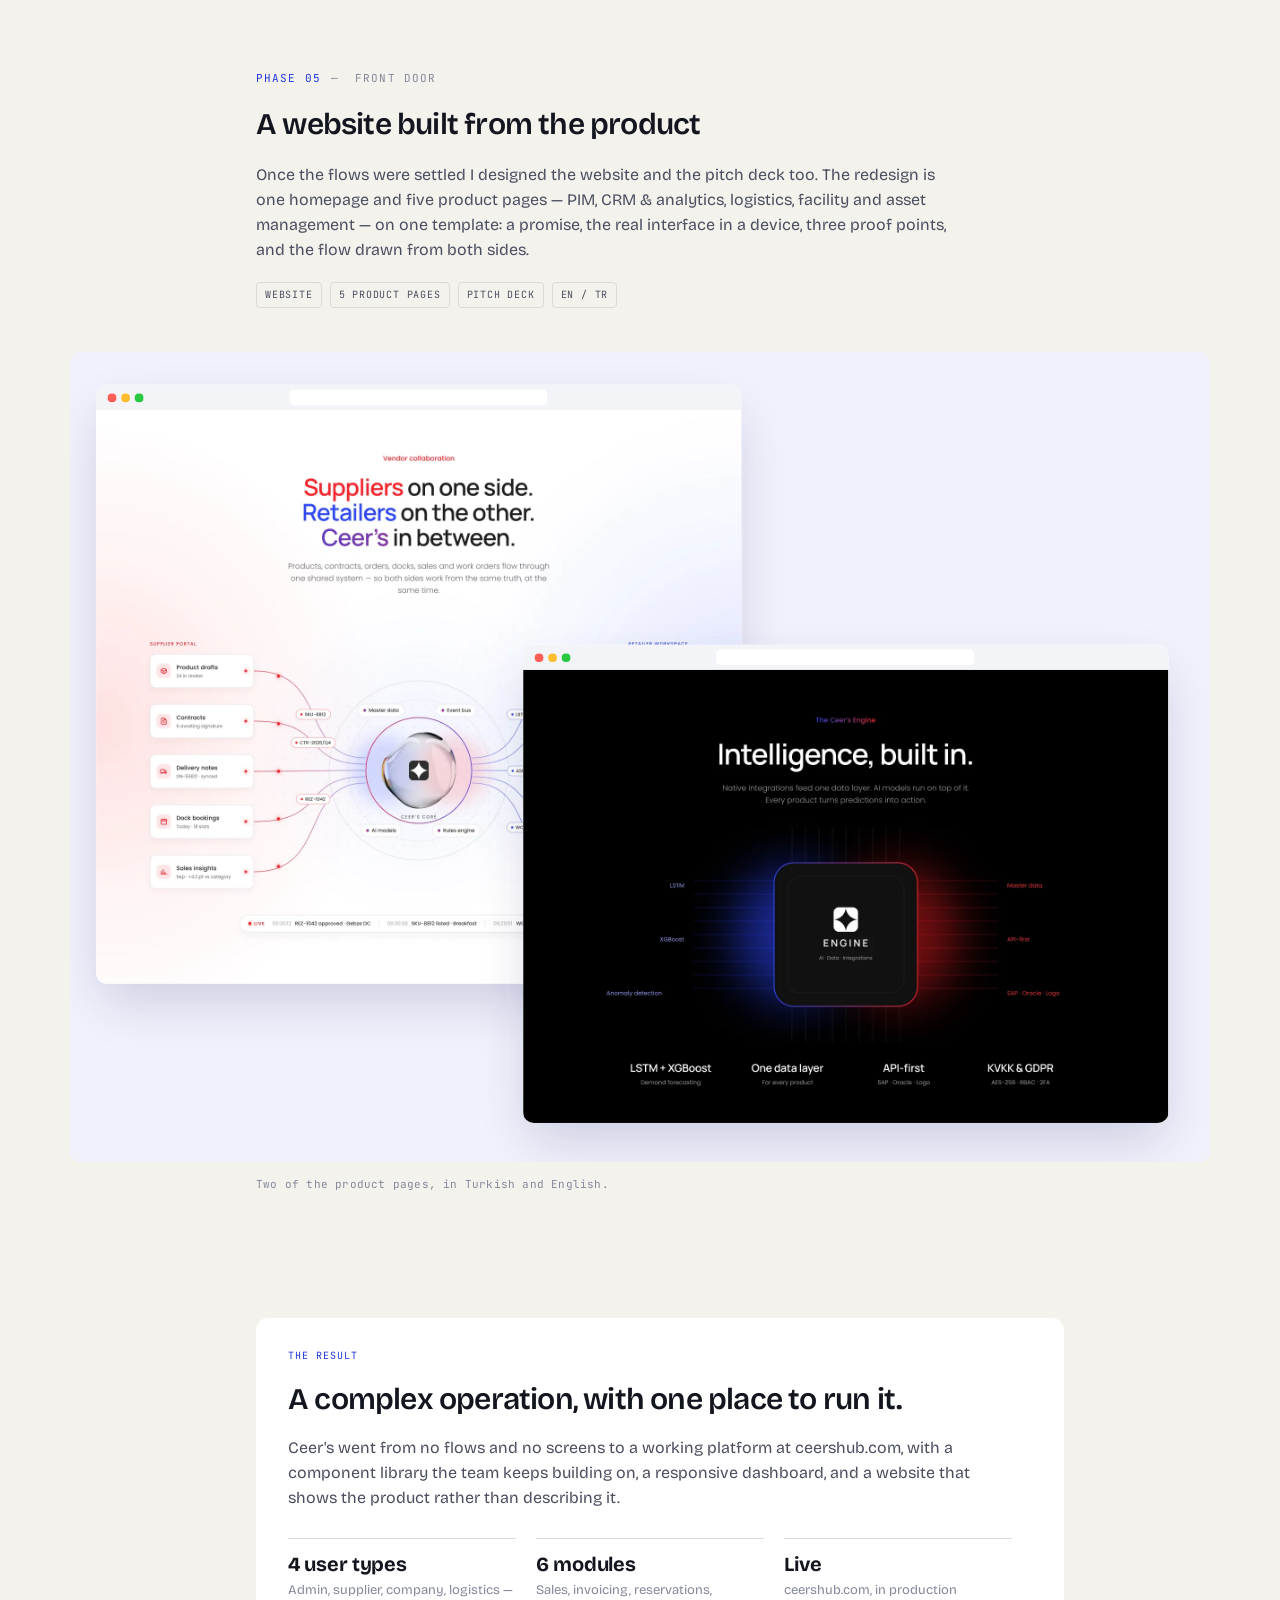
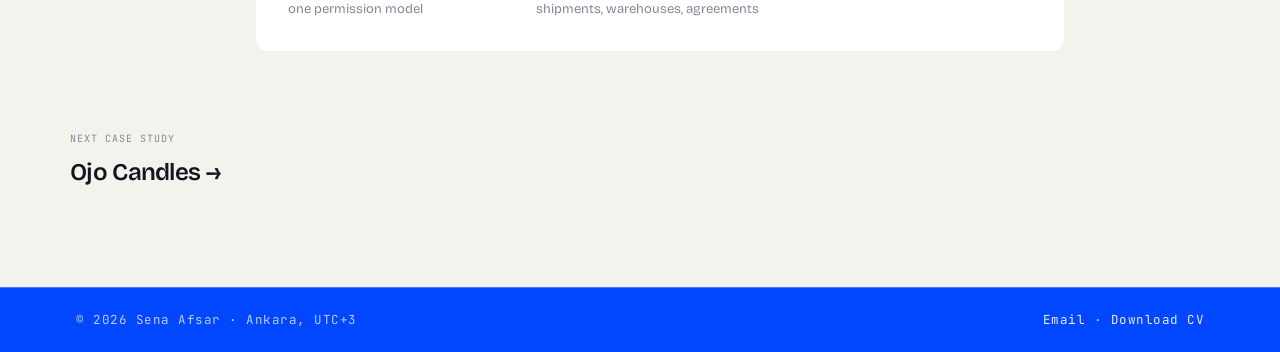
<file: ceers.html>
<!DOCTYPE html>
<html lang="en">
<head>
<meta charset="UTF-8">
<meta name="viewport" content="width=device-width, initial-scale=1.0, viewport-fit=cover">
<title>Ceer's — four user types, one permission model | Sena Afsar</title>
<meta name="description" content="Logistics, stock, reservations, agreements and reporting in one B2B interface — for four kinds of user who each see a different slice of the same data.">
<link rel="canonical" href="https://senaafsar.com/ceers.html">
<meta property="og:title" content="Ceer's — four user types, one permission model">
<meta property="og:description" content="Logistics, stock, reservations, agreements and reporting in one B2B interface — for four kinds of user who each see a different slice of the same data.">
<meta property="og:type" content="article">
<meta property="og:url" content="https://senaafsar.com/ceers.html">
<meta property="og:image" content="https://senaafsar.com/assets/img/ce-cover.webp">
<meta name="twitter:card" content="summary_large_image">
<meta name="theme-color" content="#F4F2ED">
<link rel="icon" href="data:image/svg+xml,%3Csvg xmlns='http://www.w3.org/2000/svg' viewBox='0 0 32 32'%3E%3Crect width='32' height='32' rx='8' fill='%230047FF'/%3E%3Ctext x='16' y='23' font-family='monospace' font-size='18' font-weight='700' fill='%23fff' text-anchor='middle'%3ES%3C/text%3E%3C/svg%3E">
<link rel="preconnect" href="https://fonts.googleapis.com">
<link rel="preconnect" href="https://fonts.gstatic.com" crossorigin>
<link href="https://fonts.googleapis.com/css2?family=Bricolage+Grotesque:opsz,wdth,wght@12..96,75..100,400..800&family=JetBrains+Mono:wght@400;500&family=Inter:wght@600&display=swap" rel="stylesheet">
<link rel="stylesheet" href="assets/site.css?v=20261125">
</head>
<body class="case" style="--acc:#1e35dd">
<a class="skip" href="#main">Skip to content</a>
<header class="nav" id="top">
  <a class="sig" href="index.html" aria-label="Sena Afsar, home">SENA<b>.</b>AFSAR</a>
  <a class="lk wk" href="index.html#work">Work</a>
  <a class="lk sn" href="snapshots.html">Snapshots</a>
  <a class="btn-talk" href="index.html#contact">Send me the brief</a>
</header>
<main id="main">
<div class="phasebar"><div class="in"><nav class="phases" aria-label="Case sections"><a class="back" href="index.html#work">← All work</a><a href="#ph0" data-to="ph0">01 Mapping</a><a href="#ph1" data-to="ph1">02 Visual system</a><a href="#ph2" data-to="ph2">03 Built in the open</a><a href="#ph3" data-to="ph3">04 Extending the system</a><a href="#ph4" data-to="ph4">05 Front door</a><a href="#res" class="res" data-to="res">Result</a></nav><div class="prog"><i></i></div></div></div>
  <div class="cwrap">
   <section class="chero tc"><div class="meta"><span class="kind">Retail / Supply chain SaaS</span><span class="m2">0 → 1 · Platform, design system, website, deck</span></div><h1><span class="wd" style="animation-delay:0.15s">Four</span> <span class="wd" style="animation-delay:0.21s">user</span> <span class="wd" style="animation-delay:0.27s">types,</span> <span class="wd" style="animation-delay:0.32999999999999996s">one</span> <span class="wd" style="animation-delay:0.39s">system.</span></h1><p class="lede rv">Ceer's connects retailers and suppliers across FMCG operations. We started with nothing — no flows, no screens, no brand. Logistics, stock, ramp reservations, agreements and reporting all had to live in one interface, for four different kinds of user.</p></section>
   <figure class="fig" style="margin-inline:0"><div class="fbox rv" style="aspect-ratio:1180/950"><img src="assets/img/ce-cover.webp" alt="The website redesign, concept 4.5: the product carries the hero, not an illustration." loading="lazy"></div><figcaption class="cap">The website redesign, concept 4.5: the product carries the hero, not an illustration.</figcaption></figure>
   <section class="tc"><div class="facts"><div class="rv"><div class="k">Role</div><div class="v">Product Designer — UX, UI, brand, website</div></div><div class="rv"><div class="k">Studio</div><div class="v">Das Mione — my design studio</div></div><div class="rv"><div class="k">Scope</div><div class="v">0 → 1 platform · component library · website · pitch deck</div></div><div class="rv"><div class="k">Focus</div><div class="v">Information architecture · Complex flows · Design systems · Data-dense UI</div></div><div class="rv"><div class="k">Live</div><div class="v"><a href="https://www.ceershub.com/en/home" target="_blank" rel="noopener" style="border-bottom:1px solid var(--acc)">ceershub.com ↗</a> — in production</div></div></div>
    <div class="shows"><div class="bh">What this case shows</div><div class="skills"><div class="skill rv"><div class="k">Information architecture</div><p>Four user types and six modules on one permission model.</p></div><div class="skill rv"><div class="k">Design systems</div><p>21 component sets, extended when a module didn't fit — not bent to fit.</p></div><div class="skill rv"><div class="k">Working with engineering</div><p>Sync went from weekly to monthly as the library took over the detail.</p></div></div></div>
    <div class="build"><div class="bh">The build · from the Ceer's file</div><div class="bgrid"><div class="tile rv"><b data-c="71">71</b><span>desktop screens across super admin, supplier and warehouse</span></div><div class="tile rv"><b data-c="21">21</b><span>component sets carrying 92 variants</span></div><div class="tile rv"><b data-c="4">4</b><span>user types on one permission model</span></div><div class="tile rv"><b data-c="6">6</b><span>modules: sales, invoicing, reservations, shipments, warehouses, agreements</span></div><div class="tile rv"><b data-c="6">6</b><span>website pages: a homepage and five product pages</span></div><div class="tile rv"><b data-c="">Live</b><span>ceershub.com, in production</span></div></div></div>
   </section>
   <section class="phase" id="ph0"><div class="tc"><div class="plabel rv"><b>PHASE 01</b><span>—&nbsp; MAPPING</span></div><h2 class="rv">A platform this wide needs a spine</h2><div class="pb"><p class="rv">Four user types — system admin, supplier, company user, logistics — each needed a different slice of the same data. Sales reporting and KPIs, CRM analytics, invoicing, ramp reservations, shipments, warehouses, tender and agreement management: each one a module, each with a different idea of who may see what.</p><p class="rv">I worked with the owners and the technical team to walk real usage scenarios end to end before anything was drawn, and turned them into a module map and a role model the product hangs on. In the file that became three role spaces: 41 super-admin screens, 25 supplier screens and the warehouse flows.</p></div><div class="hl-box rv"><div><div class="k">Highlight</div><p>Walking real scenarios end to end was the longest phase — and the one that decided everything after it.</p></div></div><div class="ptags rv"><span class="ptag">User types</span><span class="ptag">Information architecture</span><span class="ptag">Usage scenarios</span><span class="ptag">Module mapping</span></div></div><figure class="fig" style="margin-inline:0"><div class="fbox rv" style="aspect-ratio:1180/665"><img src="assets/img/ce-wh.webp" alt="Warehouses with their ramps nested inside — name before code, status in one word, actions only where you are." loading="lazy"></div><figcaption class="cap">Warehouses with their ramps nested inside — name before code, status in one word, actions only where you are.</figcaption></figure></section><section class="phase" id="ph1"><div class="tc"><div class="plabel rv"><b>PHASE 02</b><span>—&nbsp; VISUAL SYSTEM</span></div><h2 class="rv">Resisting grey</h2><div class="pb"><p class="rv">B2B logistics software pulls hard toward grey, and every competitor takes it. Ceer's runs on a saturated blue on a light interface, with colour reserved for state and data rather than decoration, so dense screens read as considered rather than heavy. Manrope sets the headings and Poppins the interface.</p><p class="rv">The brand and the densest screen were decided against each other in the same pass, then built into a library: 21 component sets with 92 variants — tables with filters, bulk actions and pagination; inputs, selects and date pickers; flash messages, badges and empty states; headers, menus and notifications.</p></div><div class="ptags rv"><span class="ptag">Colour system</span><span class="ptag">Data visualisation</span><span class="ptag">Component library</span></div></div><figure class="fig" style="margin-inline:0"><div class="fbox rv" style="aspect-ratio:1180/839"><img src="assets/img/ce-crm.webp" alt="Supplier CRM: the system blue carrying the data, a second hue only where a series needs one." loading="lazy"></div><figcaption class="cap">Supplier CRM: the system blue carrying the data, a second hue only where a series needs one.</figcaption></figure><figure class="fig" style="margin-inline:0"><div class="fbox rv" style="aspect-ratio:1180/594"><img src="assets/img/ce-colour.webp" alt="Colour scales, status colours and contrast checks." loading="lazy"></div><figcaption class="cap">Colour scales, status colours and contrast checks.</figcaption></figure><figure class="fig" style="margin-inline:0"><div class="fbox rv" style="aspect-ratio:1180/594"><img src="assets/img/ce-comp.webp" alt="Components by type, state and size: tables, filters, inputs, feedback." loading="lazy"></div><figcaption class="cap">Components by type, state and size: tables, filters, inputs, feedback.</figcaption></figure></section><section class="phase" id="ph2"><div class="tc"><div class="plabel rv"><b>PHASE 03</b><span>—&nbsp; BUILT IN THE OPEN</span></div><h2 class="rv">The library as the contract with engineering</h2><div class="pb"><p class="rv">Early on we synced weekly, because screens were landing every week; every new page got a quick call before it was built. As patterns settled, a new page was mostly existing parts, and the calls went to fortnightly, then monthly — the detail was already in Figma. In between, I checked the front end on the test environment continuously.</p></div><div class="hl-box rv"><div><div class="k">Highlight</div><p>Catching a difference the week it appears costs an afternoon. Catching it four modules later costs a sprint.</p></div></div><div class="ptags rv"><span class="ptag">Weekly → monthly sync</span><span class="ptag">Test-environment review</span><span class="ptag">Design tokens</span></div></div><figure class="fig" style="margin-inline:0"><div class="fbox rv" style="aspect-ratio:1180/984"><img src="assets/img/ce-roles.webp" alt="The same module under two roles, plus the two states a demo never shows: nothing booked, and a clash." loading="lazy"></div><figcaption class="cap">The same module under two roles, plus the two states a demo never shows: nothing booked, and a clash.</figcaption></figure></section><section class="phase" id="ph3"><div class="tc"><div class="plabel rv"><b>PHASE 04</b><span>—&nbsp; EXTENDING THE SYSTEM</span></div><h2 class="rv">The module that didn't fit anything we had built</h2><div class="pb"><p class="rv">Mid-project a whole new area arrived: warehouse shipments, with a ramp calendar, reservations against it, an approval path with bulk approve and cancel, and shipment detail underneath. Every module so far had been a table, a filter and a form.</p><p class="rv">Forcing it into the existing patterns would have kept the library clean and made the flow worse, so the system was extended with new components designed against the real-world sequence: a ramp booking is a physical event with a truck attached to it. Tenders got the same treatment — offers compared on weighted criteria, with the approval chain beside them.</p></div><div class="ptags rv"><span class="ptag">Calendar & reservations</span><span class="ptag">Approval flow</span><span class="ptag">New component patterns</span></div></div><figure class="fig" style="margin-inline:0"><div class="fbox rv" style="aspect-ratio:1180/594"><img src="assets/img/ce-ship.webp" alt="Shipment detail: route, waybill and load, tied to a ramp reservation." loading="lazy"></div><figcaption class="cap">Shipment detail: route, waybill and load, tied to a ramp reservation.</figcaption></figure><figure class="fig" style="margin-inline:0"><div class="fbox rv" style="aspect-ratio:1180/594"><img src="assets/img/ce-tender.webp" alt="Tender decision: offers compared on weighted criteria, with the approval chain beside them." loading="lazy"></div><figcaption class="cap">Tender decision: offers compared on weighted criteria, with the approval chain beside them.</figcaption></figure></section><section class="phase" id="ph4"><div class="tc"><div class="plabel rv"><b>PHASE 05</b><span>—&nbsp; FRONT DOOR</span></div><h2 class="rv">A website built from the product</h2><div class="pb"><p class="rv">Once the flows were settled I designed the website and the pitch deck too. The redesign is one homepage and five product pages — PIM, CRM & analytics, logistics, facility and asset management — on one template: a promise, the real interface in a device, three proof points, and the flow drawn from both sides.</p></div><div class="ptags rv"><span class="ptag">Website</span><span class="ptag">5 product pages</span><span class="ptag">Pitch deck</span><span class="ptag">EN / TR</span></div></div><figure class="fig" style="margin-inline:0"><div class="mwrap rv" style="aspect-ratio:1180/839;background:#f0f1fb"><div class="stage cb" style="height:839px"><div class="browser abs b1" style="left:27px;top:34px;width:668px;height:620px"><div class="tb"><i></i><i></i><i></i><b></b></div><div class="pane"><img src="assets/img/ce-two.webp" alt="Ceer's product page" style="width:100%;height:100%;object-fit:cover;object-position:top"></div></div><div class="browser abs b2" style="left:469px;top:303px;width:668px;height:495px"><div class="tb"><i></i><i></i><i></i><b></b></div><div class="pane"><img src="assets/img/ce-eng.webp" alt="Ceer's product page in English" style="width:100%;height:100%;object-fit:cover;object-position:top"></div></div></div></div><figcaption class="cap">Two of the product pages, in Turkish and English.</figcaption></figure></section>
   
   
   <section class="phase" id="res" style="padding-top:110px"><div class="tc"><div class="rcard rv"><div class="k">The result</div><h2>A complex operation, with one place to run it.</h2><p>Ceer's went from no flows and no screens to a working platform at ceershub.com, with a component library the team keeps building on, a responsive dashboard, and a website that shows the product rather than describing it.</p><div class="stats"><div><b>4 user types</b><span>Admin, supplier, company, logistics — one permission model</span></div><div><b>6 modules</b><span>Sales, invoicing, reservations, shipments, warehouses, agreements</span></div><div><b>Live</b><span>ceershub.com, in production</span></div></div></div></div></section>
   
   <div class="next tc"><a href="ojo-candles.html"><div class="k">Next case study</div><b>Ojo Candles <i>→</i></b></a></div>
  </div>
  <footer class="foot"><div class="in"><span>© 2026 Sena Afsar · Ankara, UTC+3</span><span><a href="mailto:senaafsar0@gmail.com">Email</a> · <a href="assets/Sena-Afsar-CV.pdf?v=20261123" target="_blank" rel="noopener">Download CV</a></span></div></footer>
</main>
<script src="assets/site.js?v=20261125"></script>
</body>
</html>
</file>
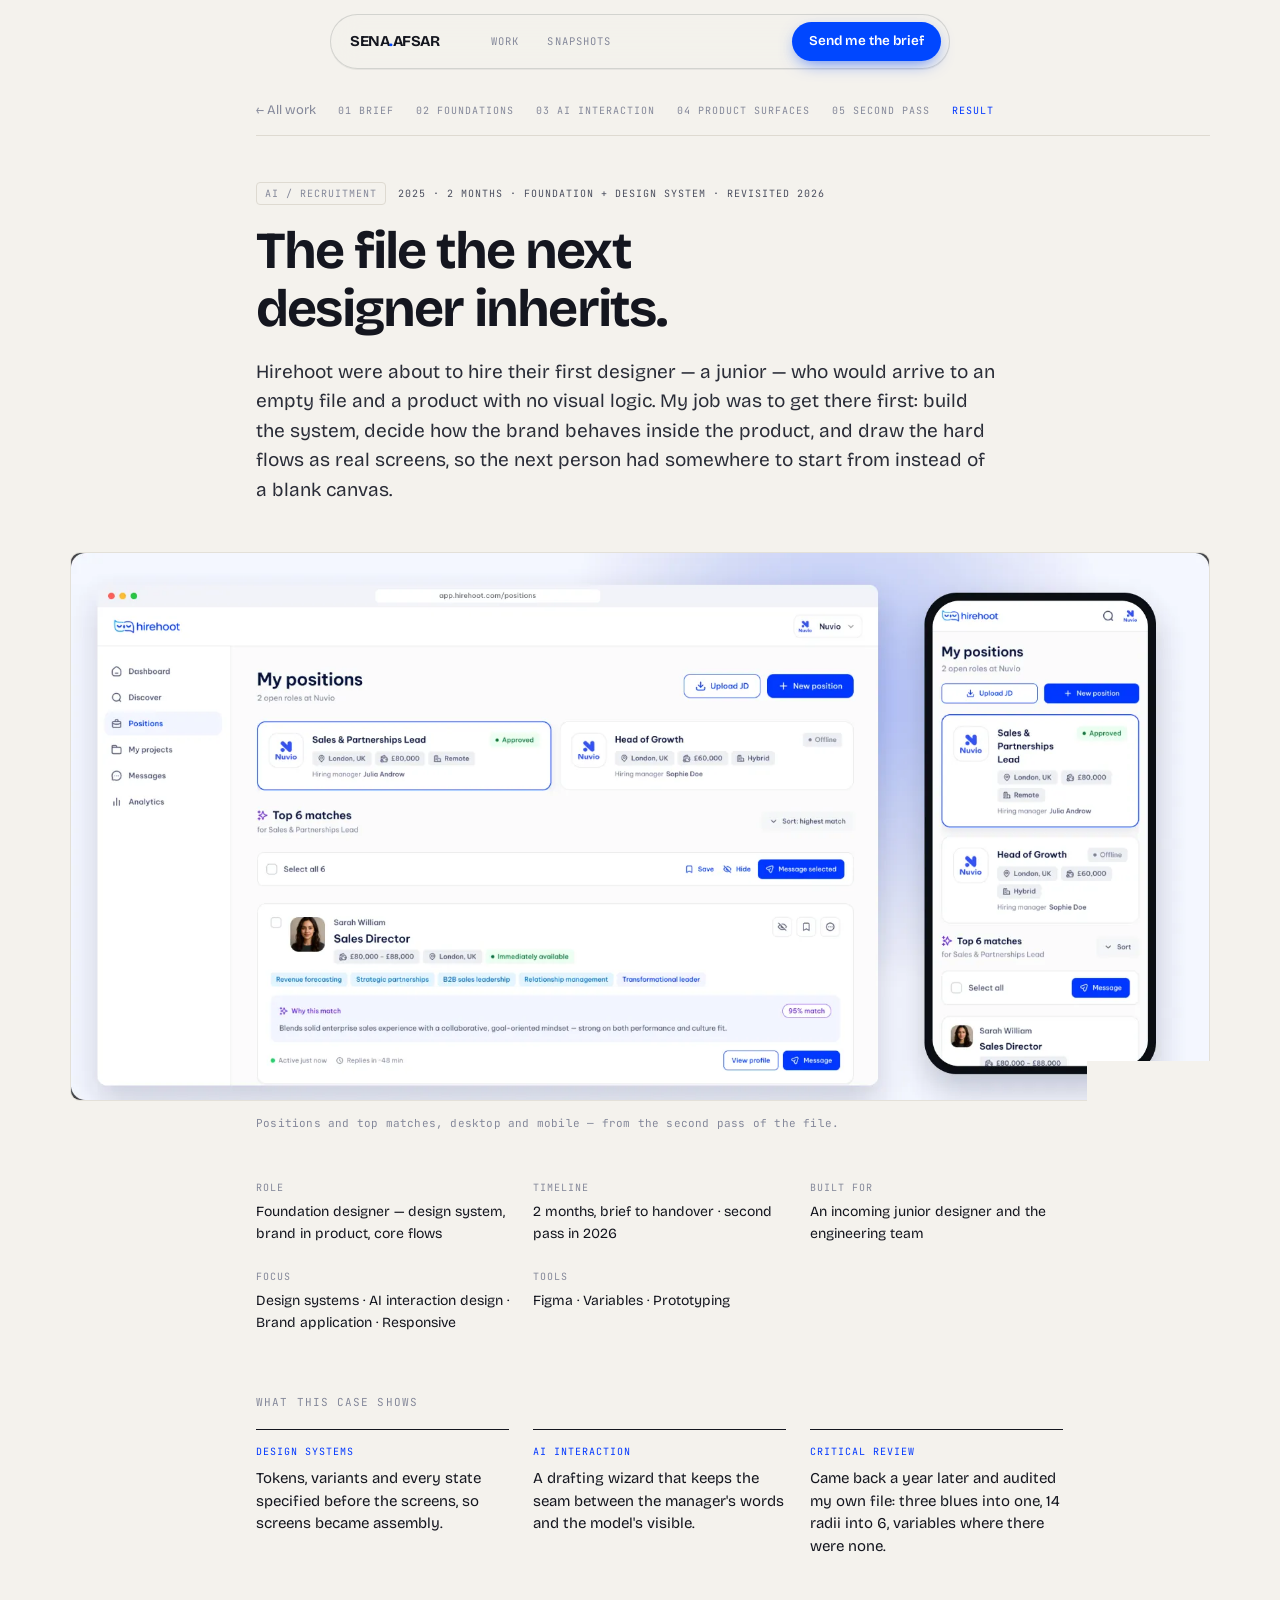
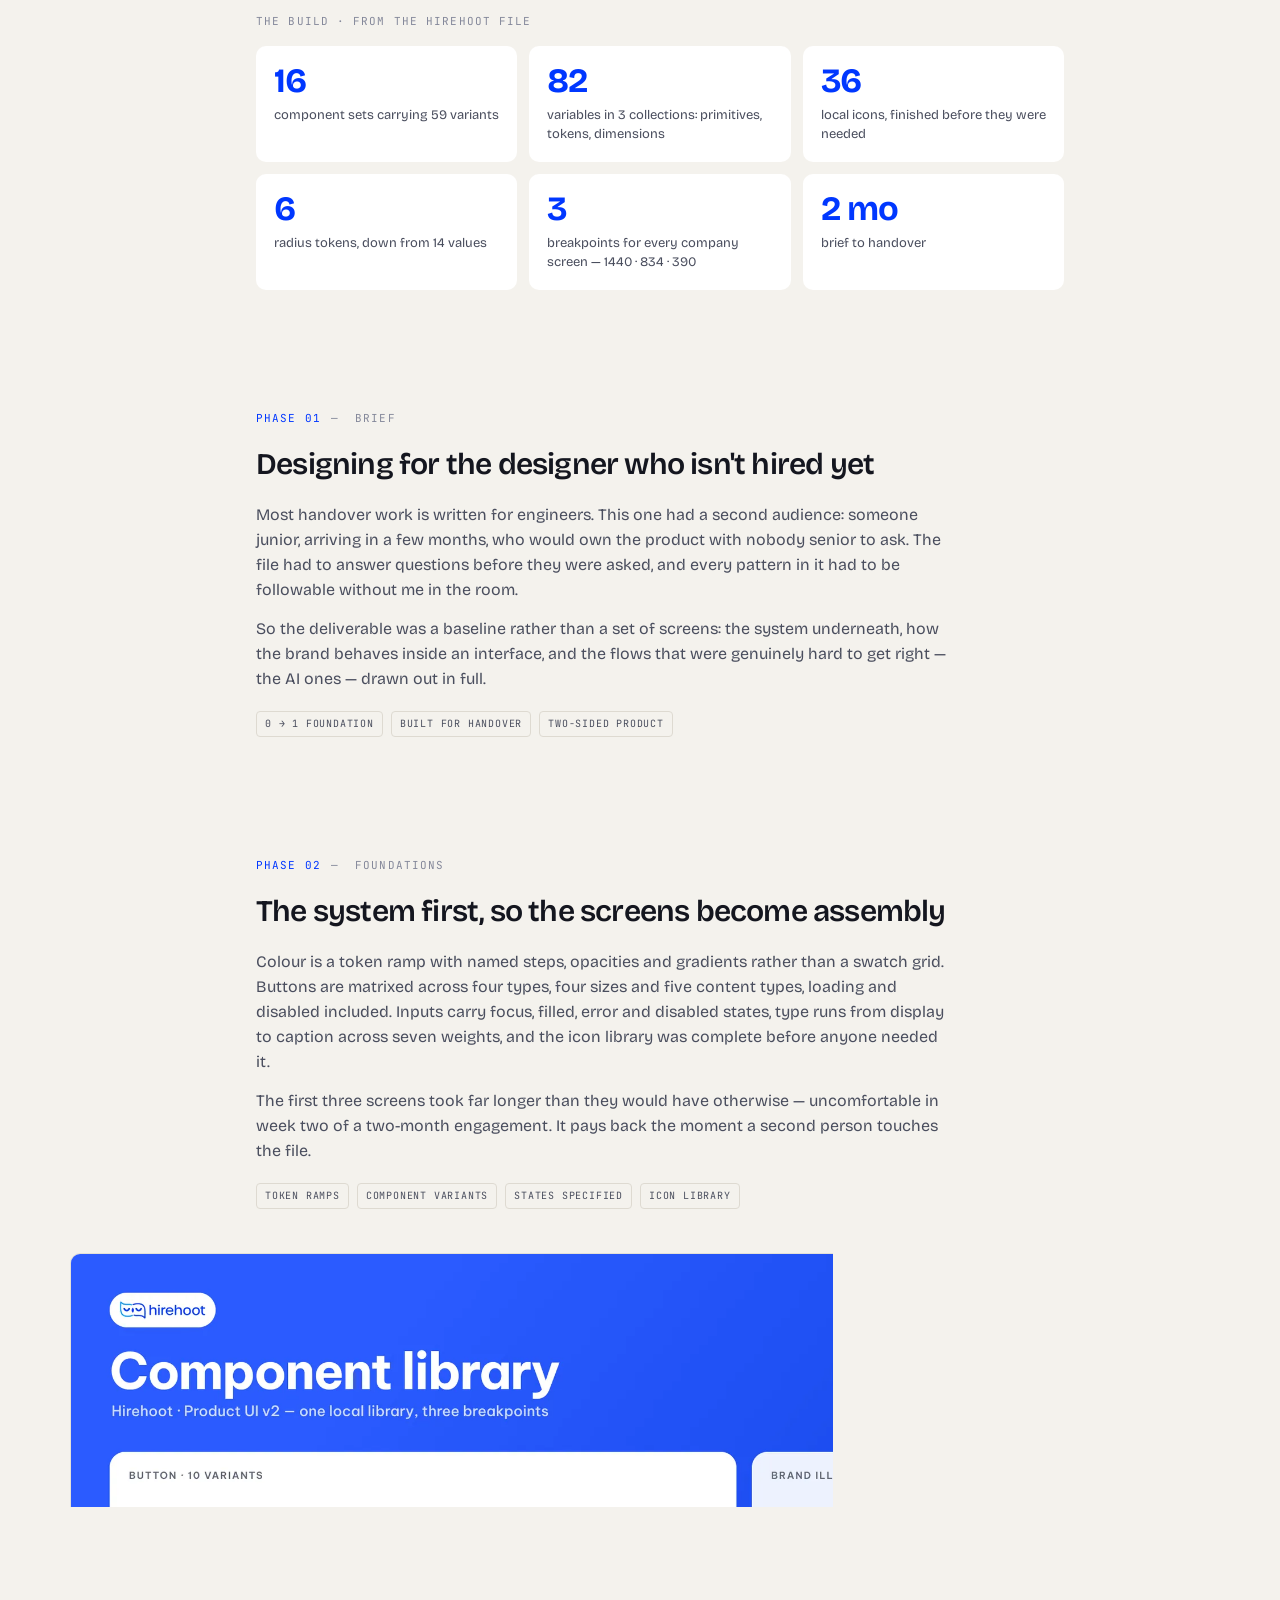
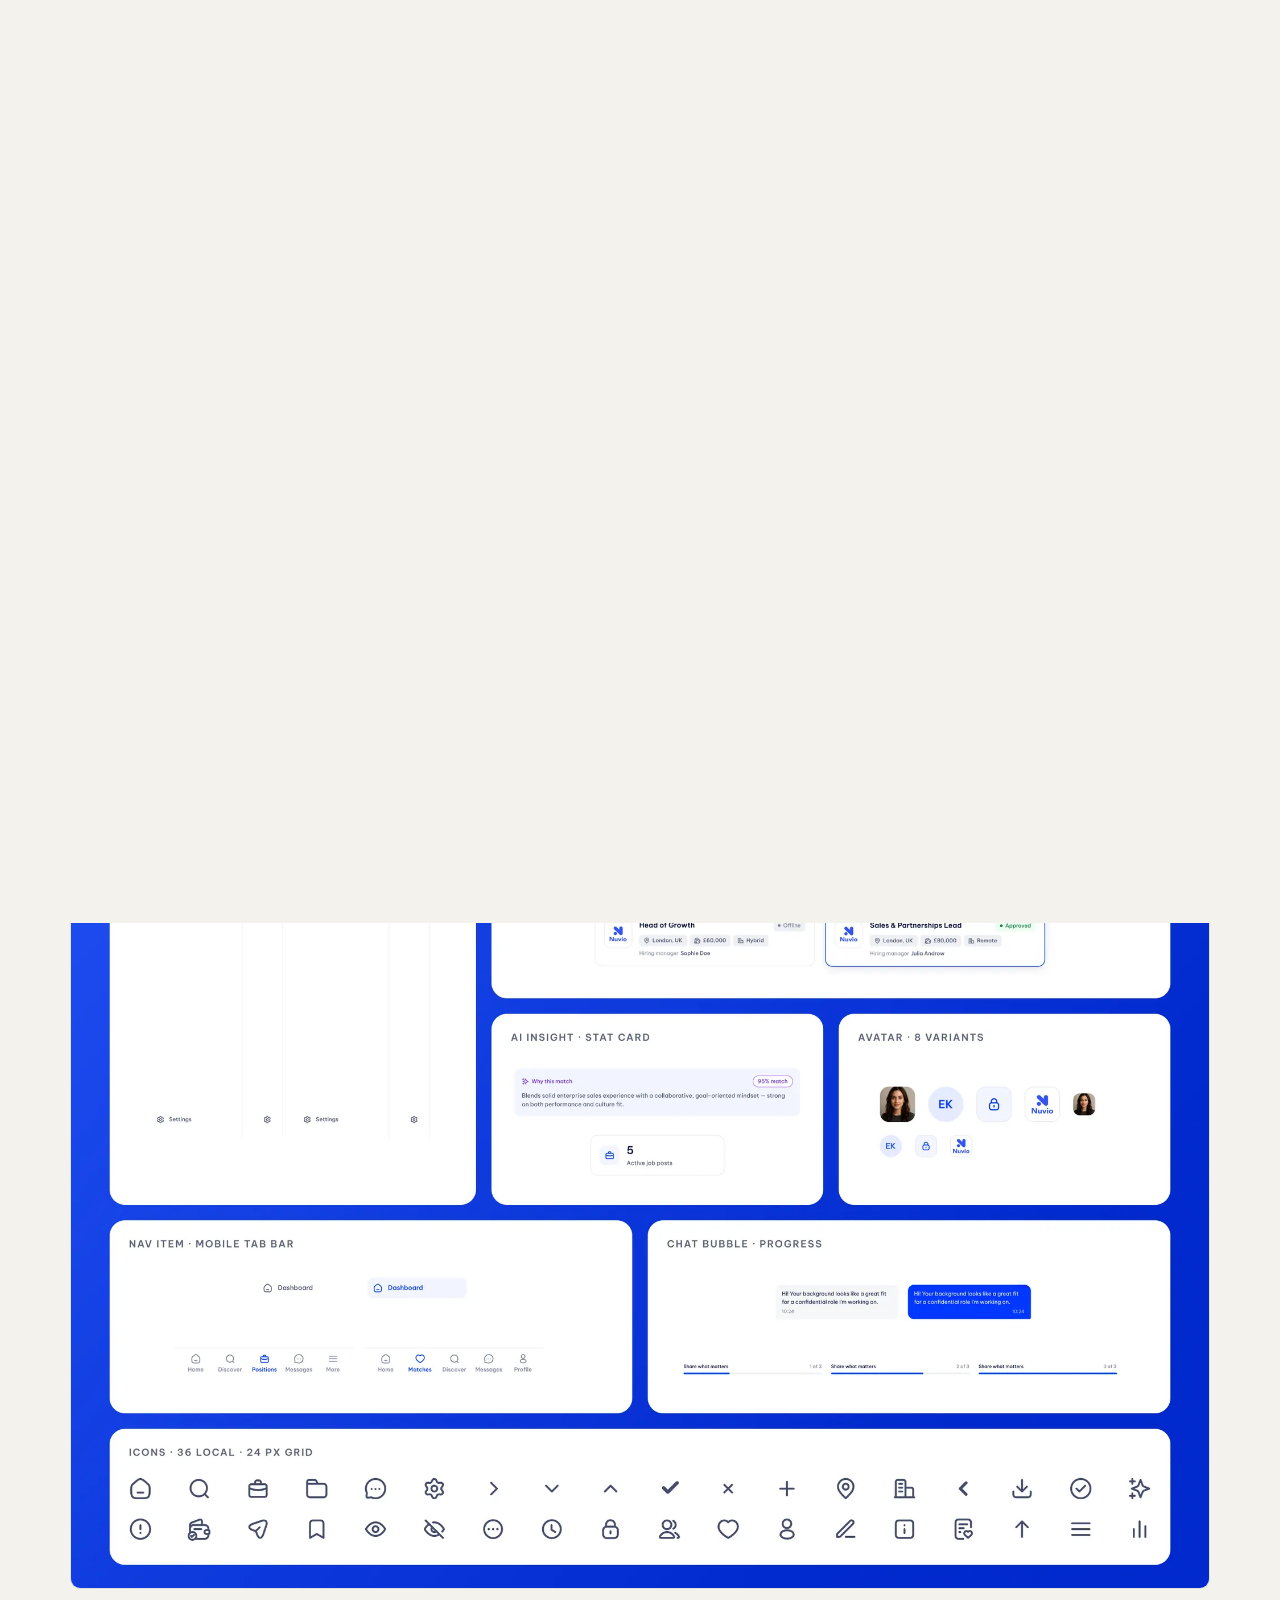
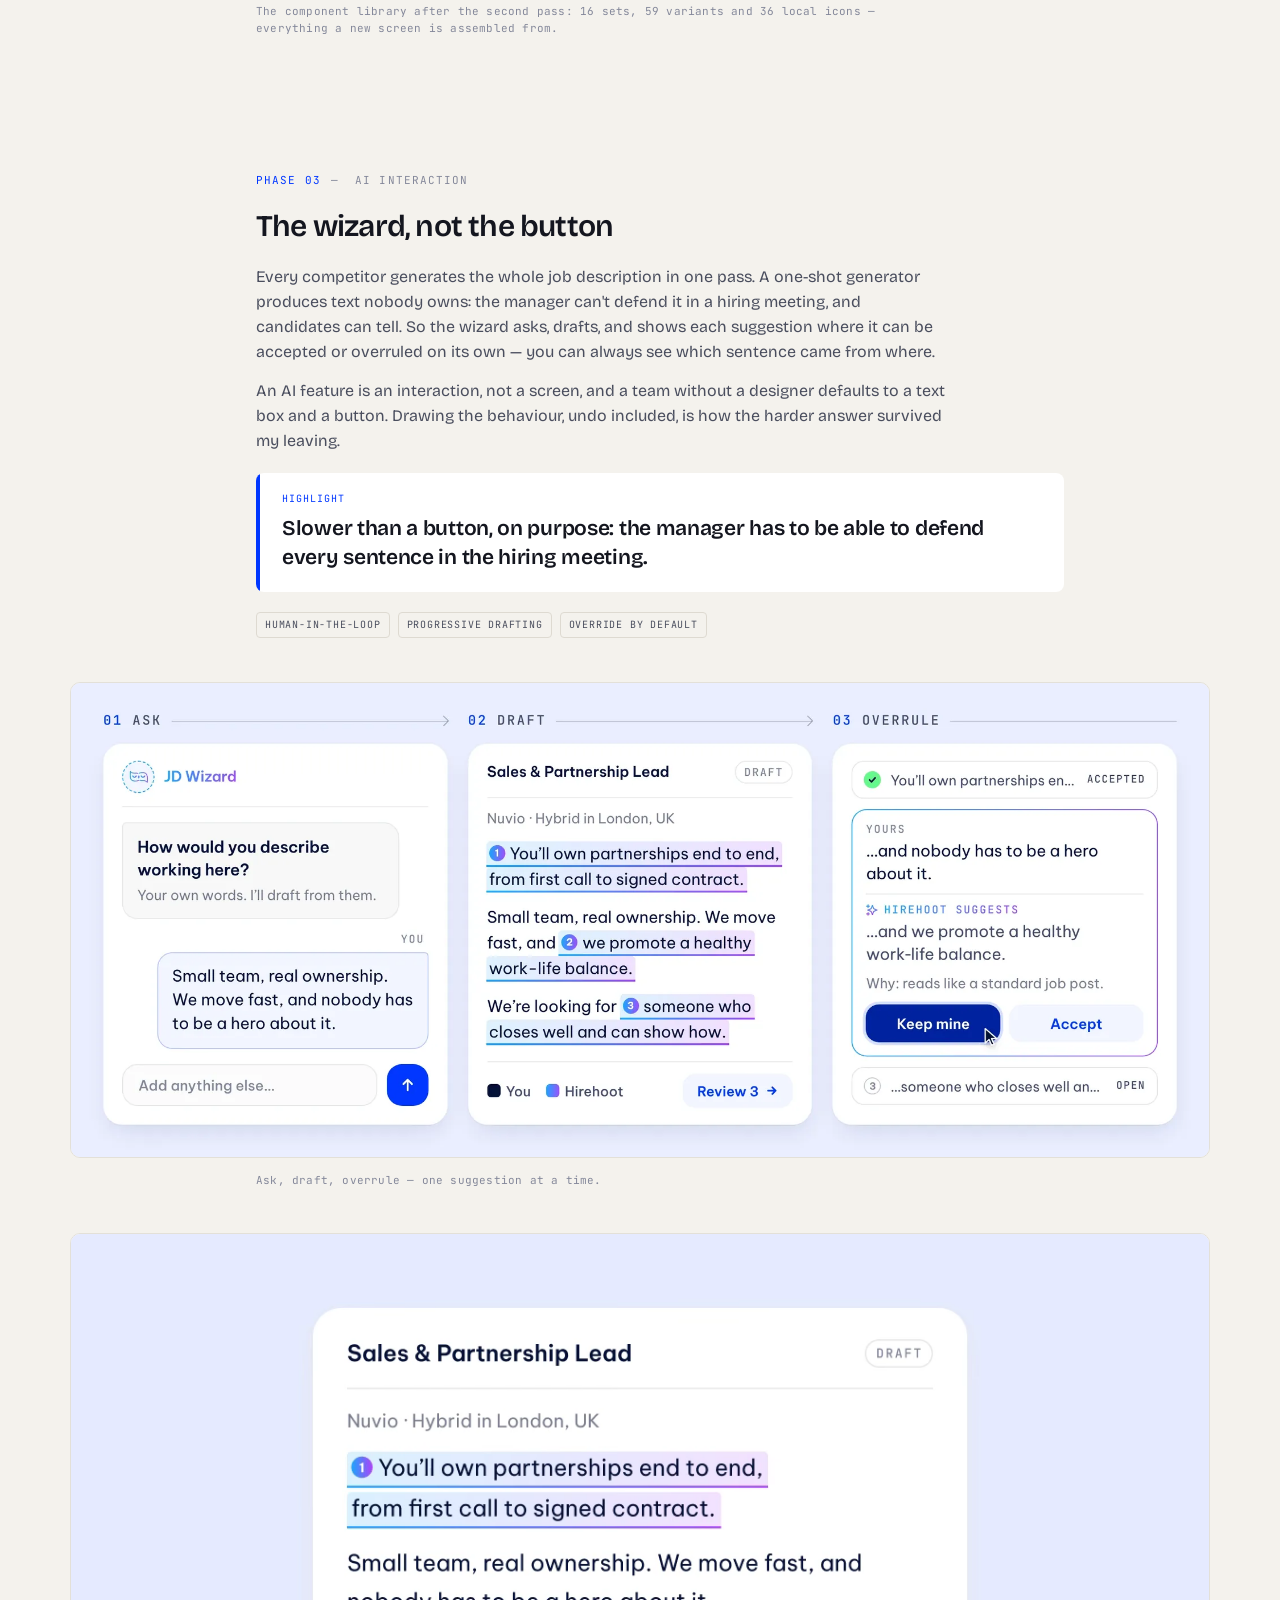
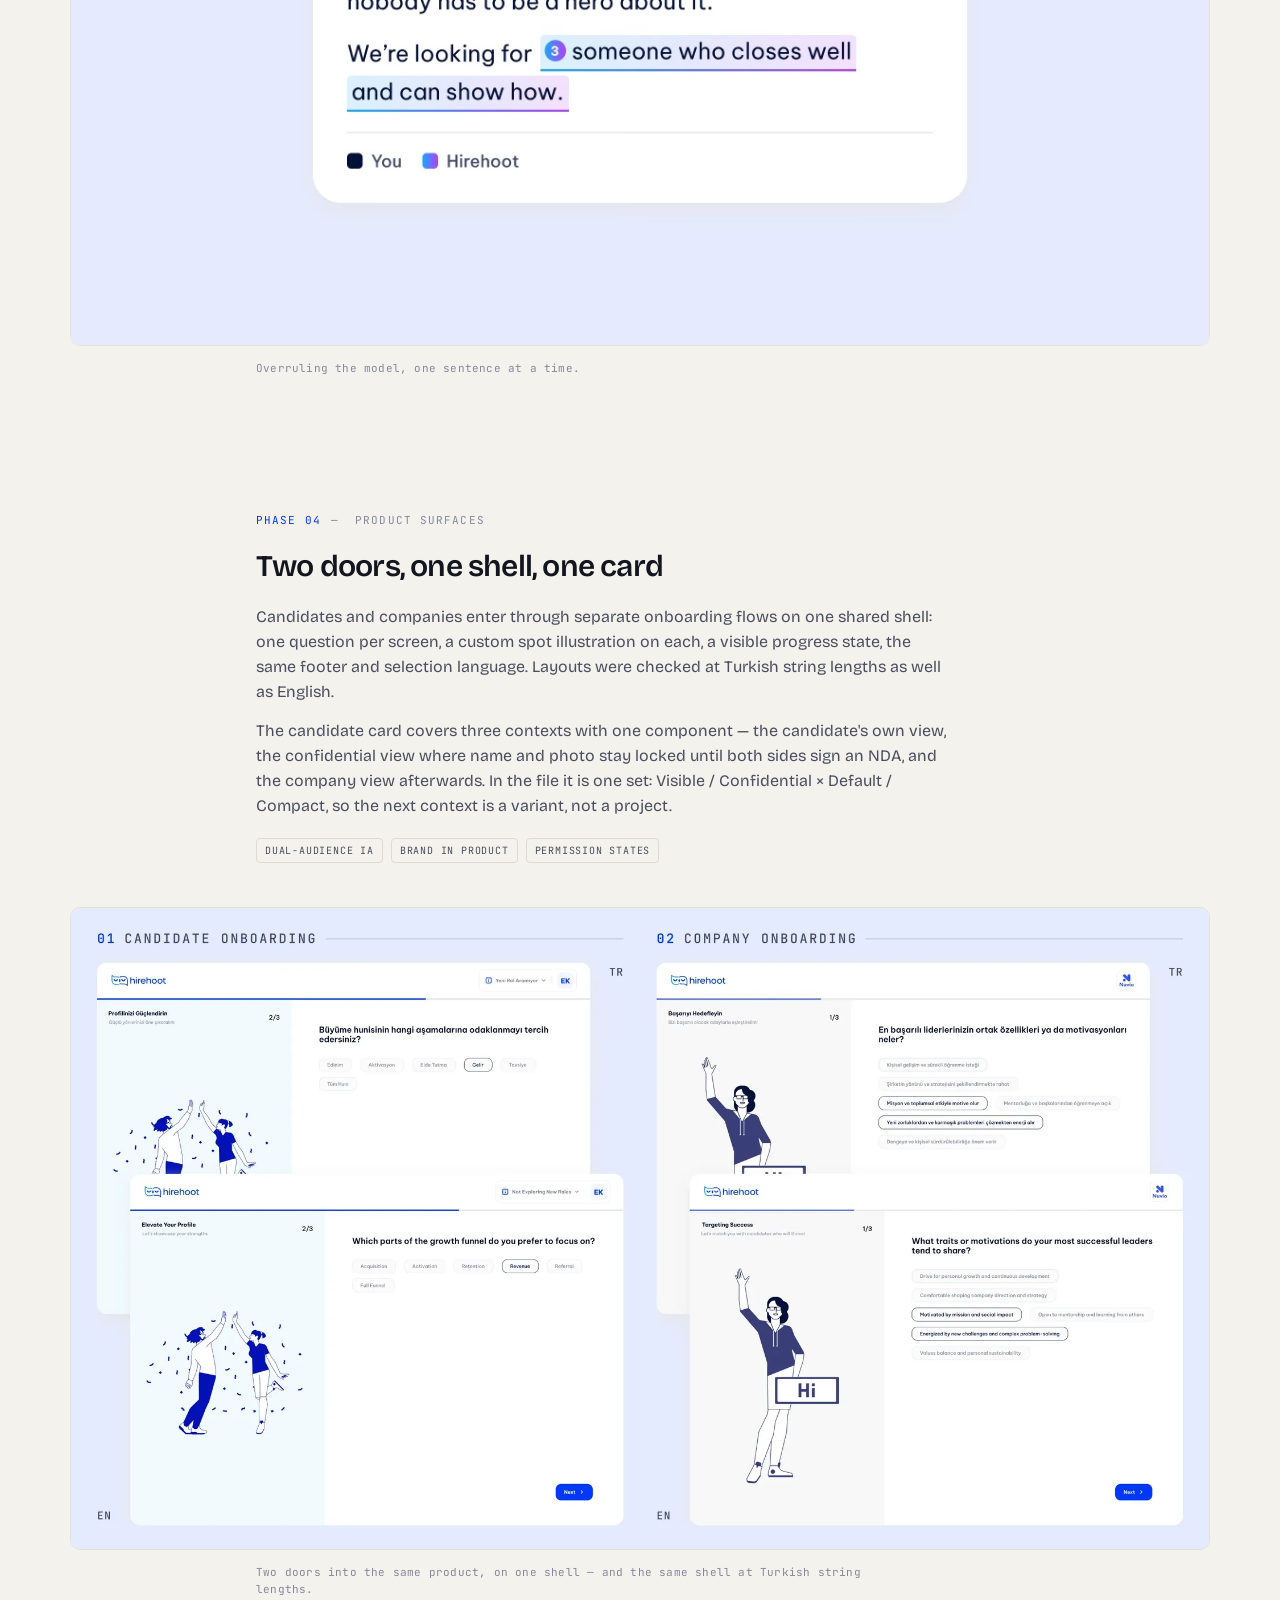
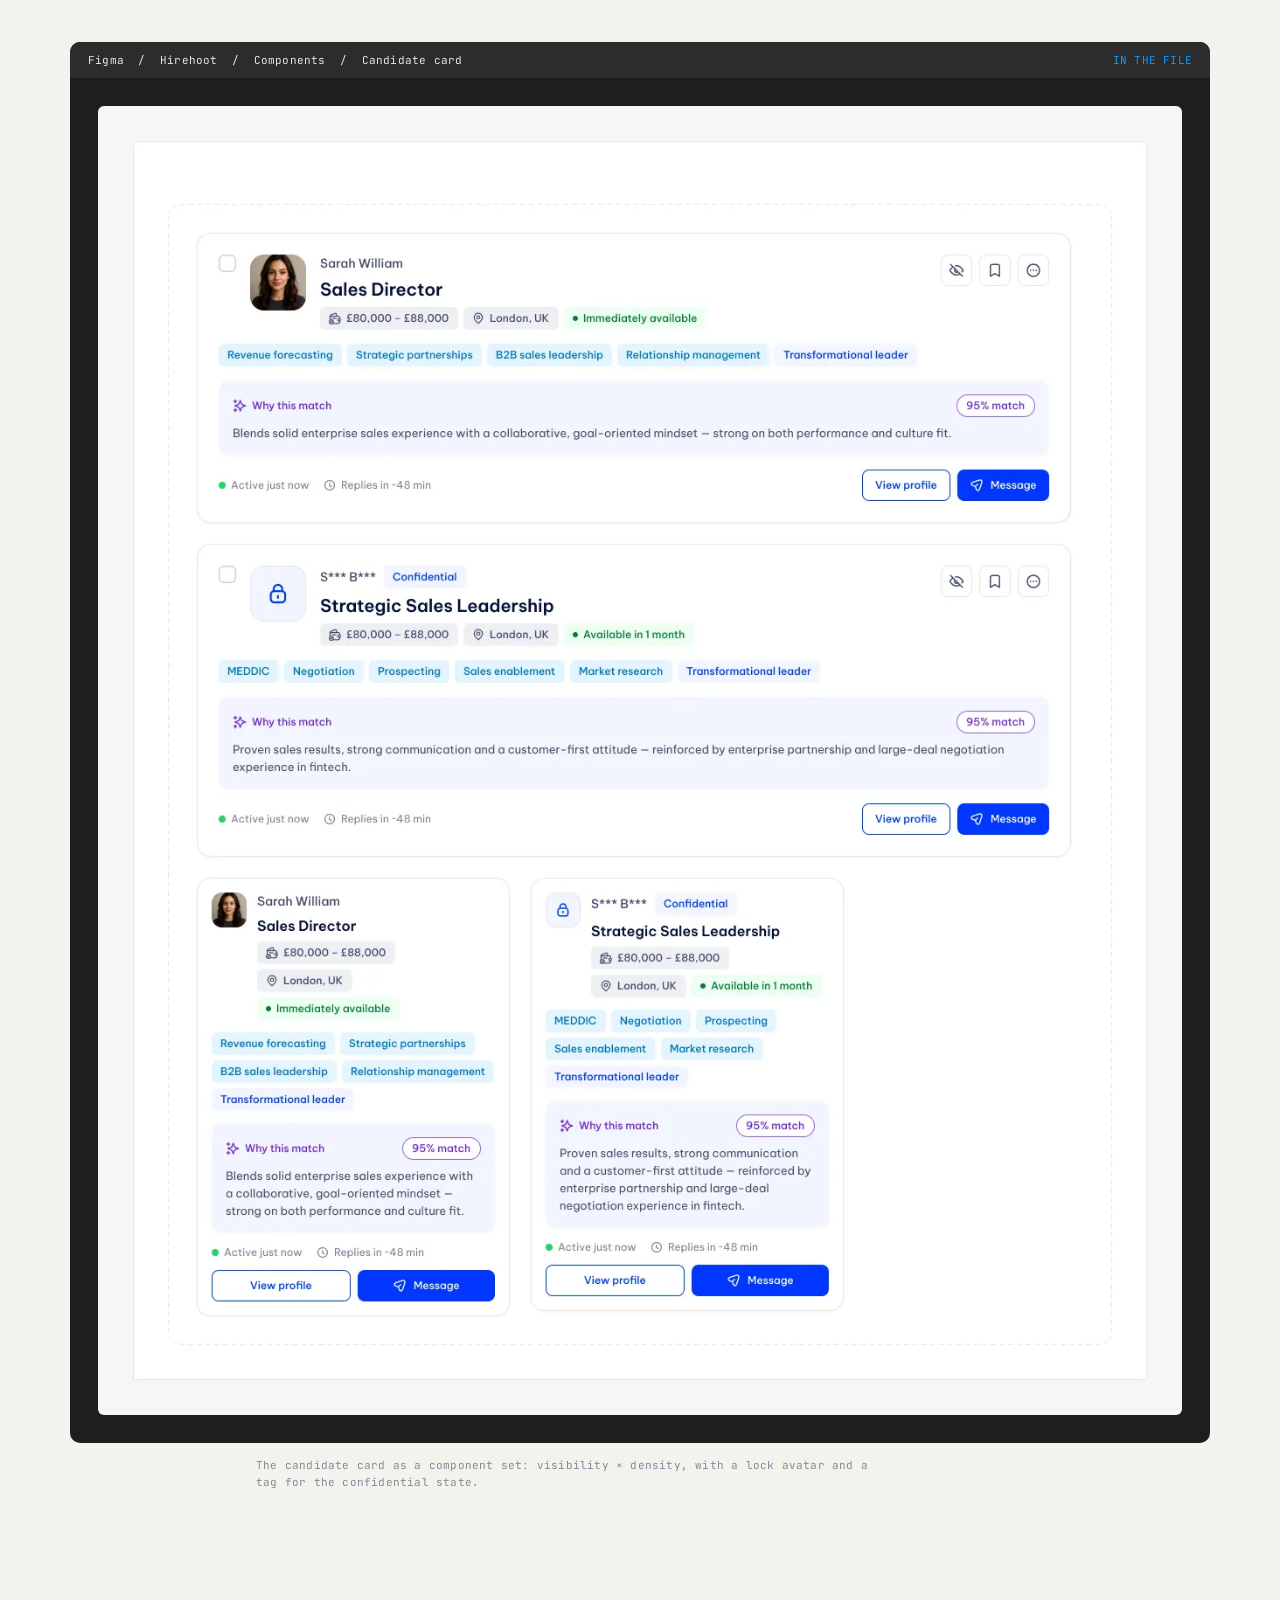
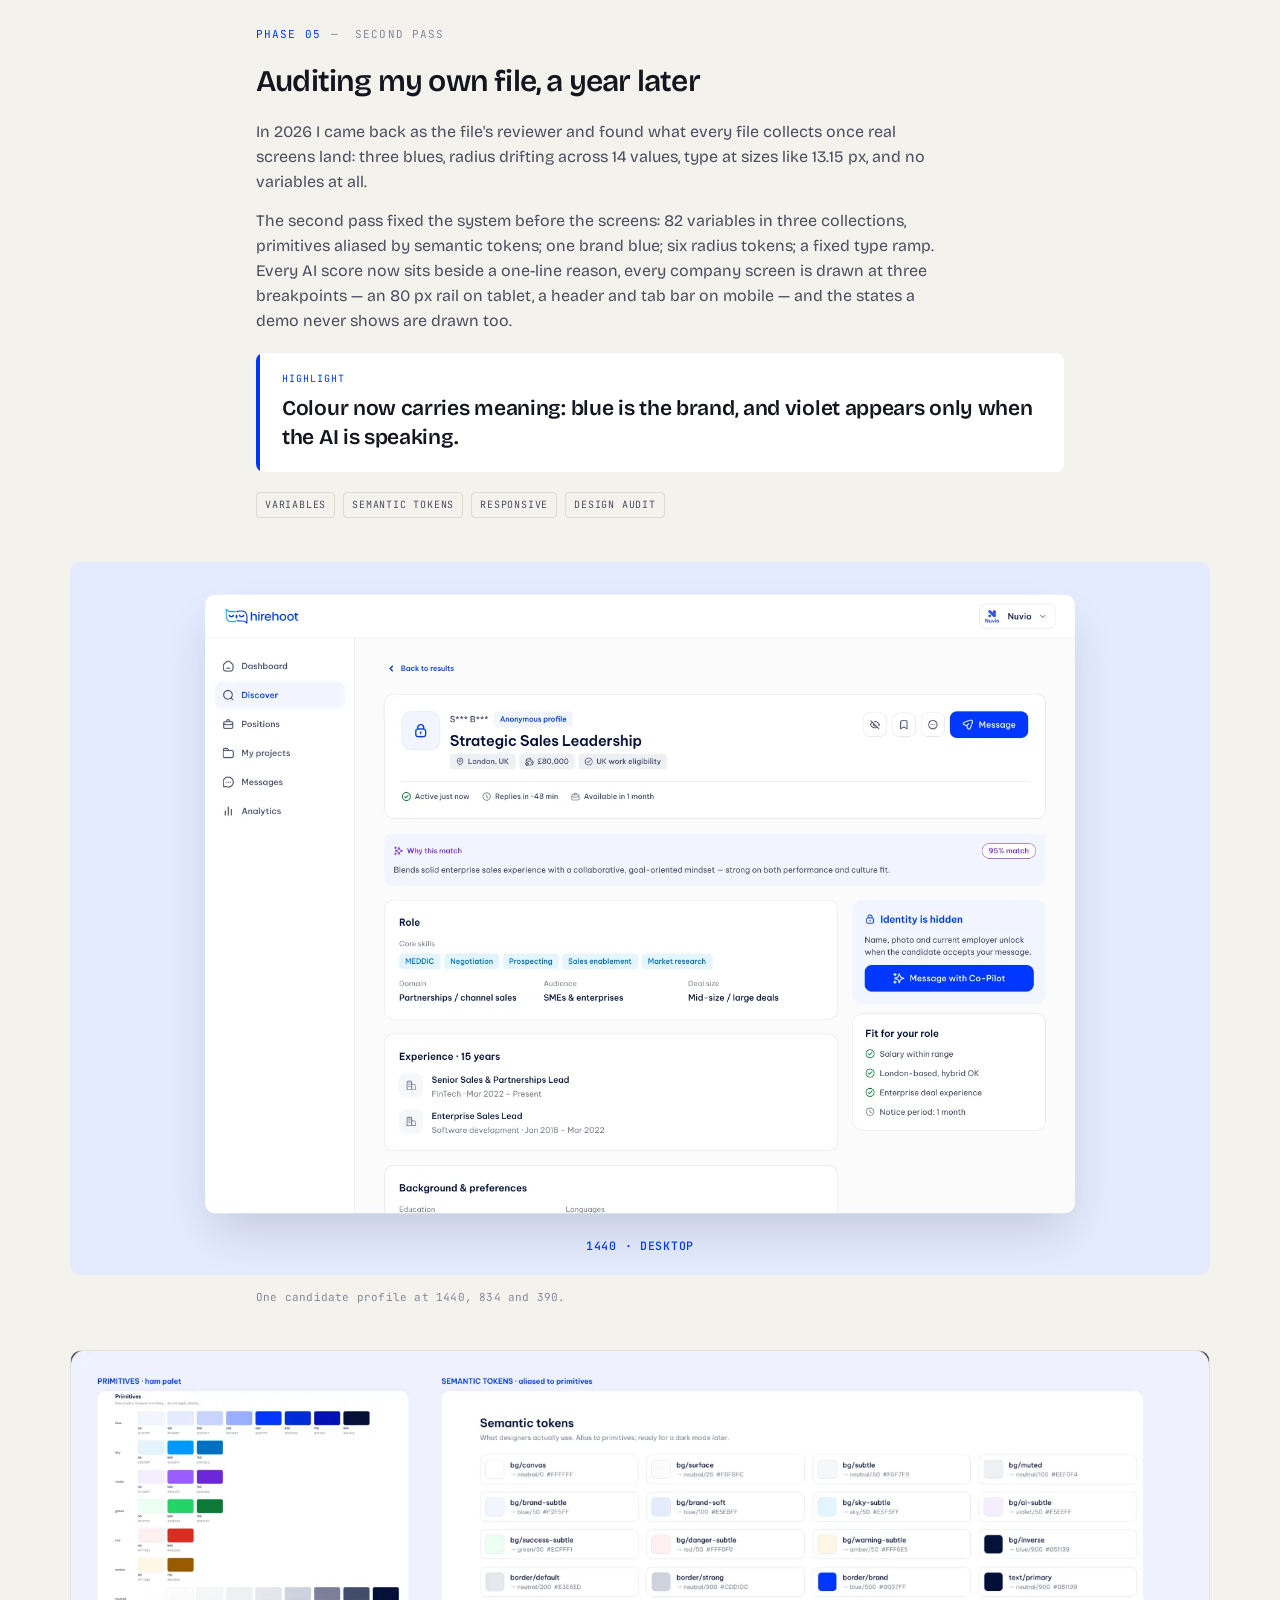
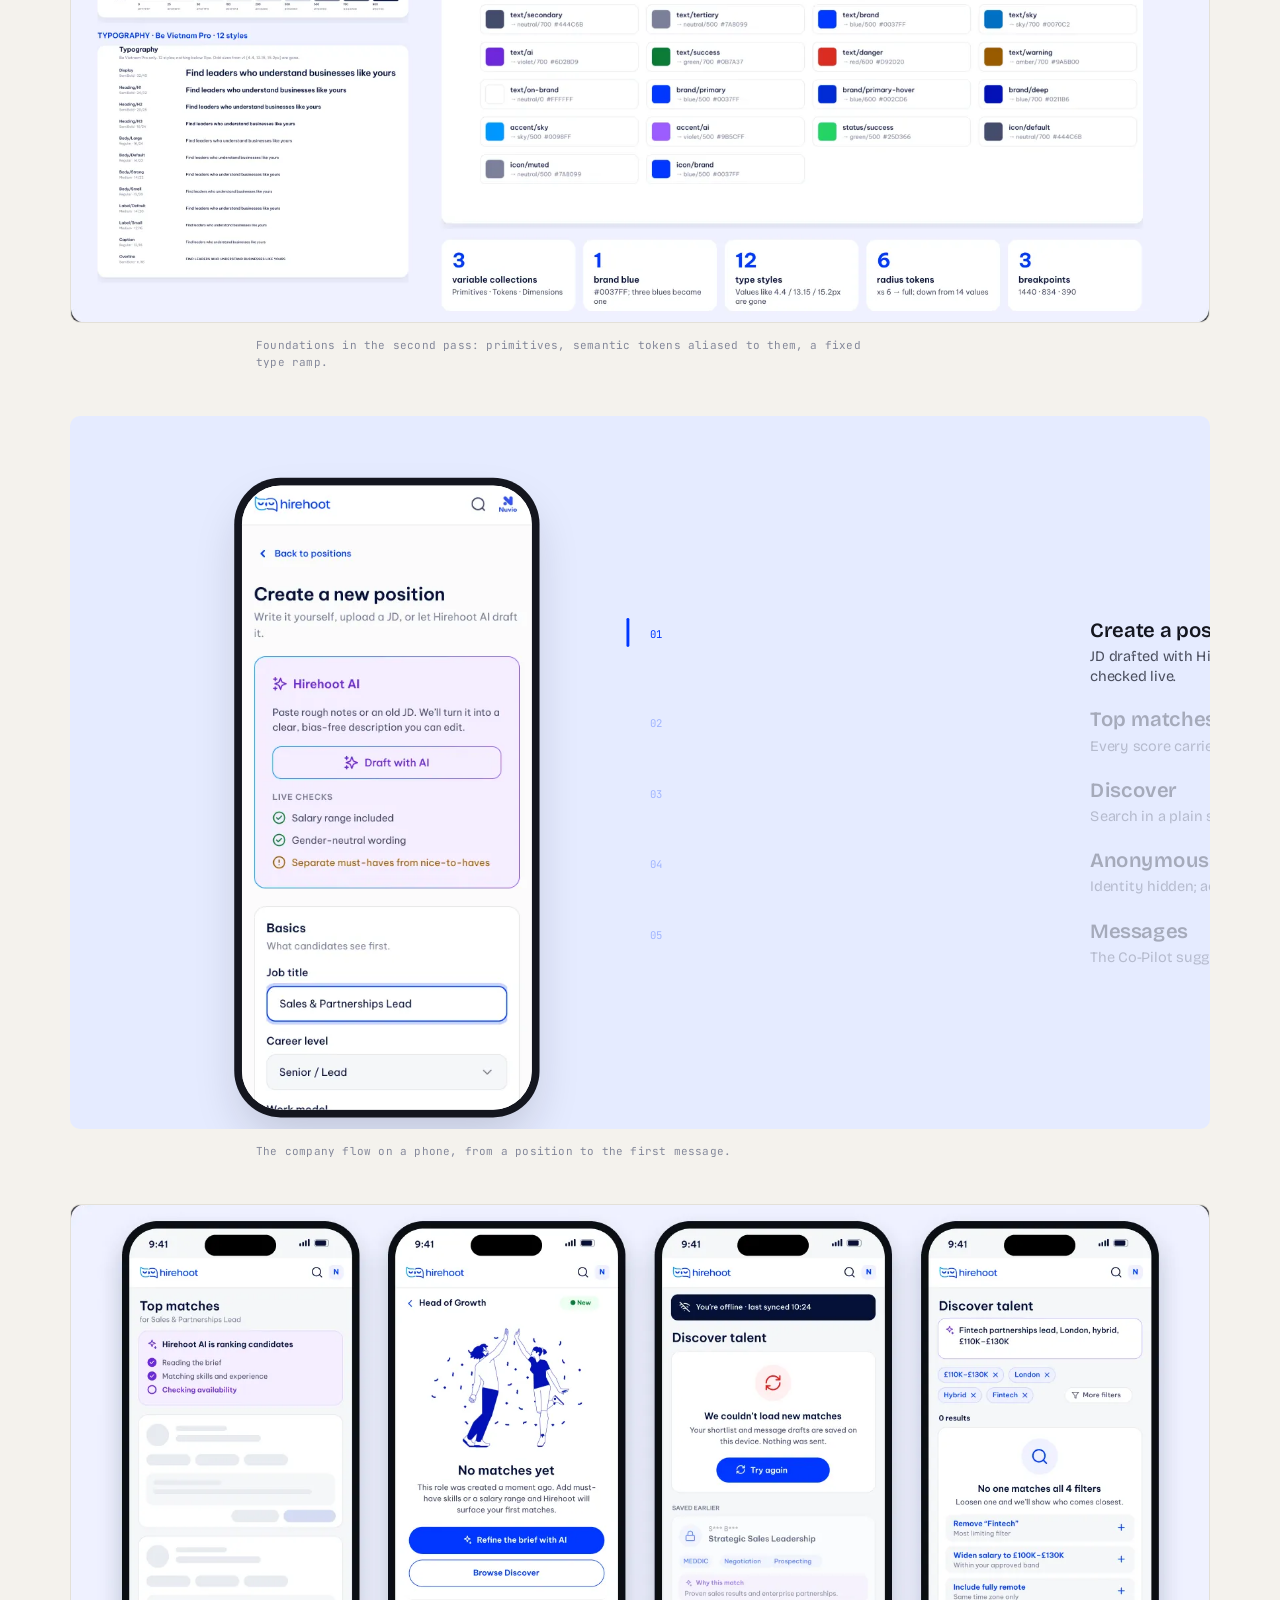
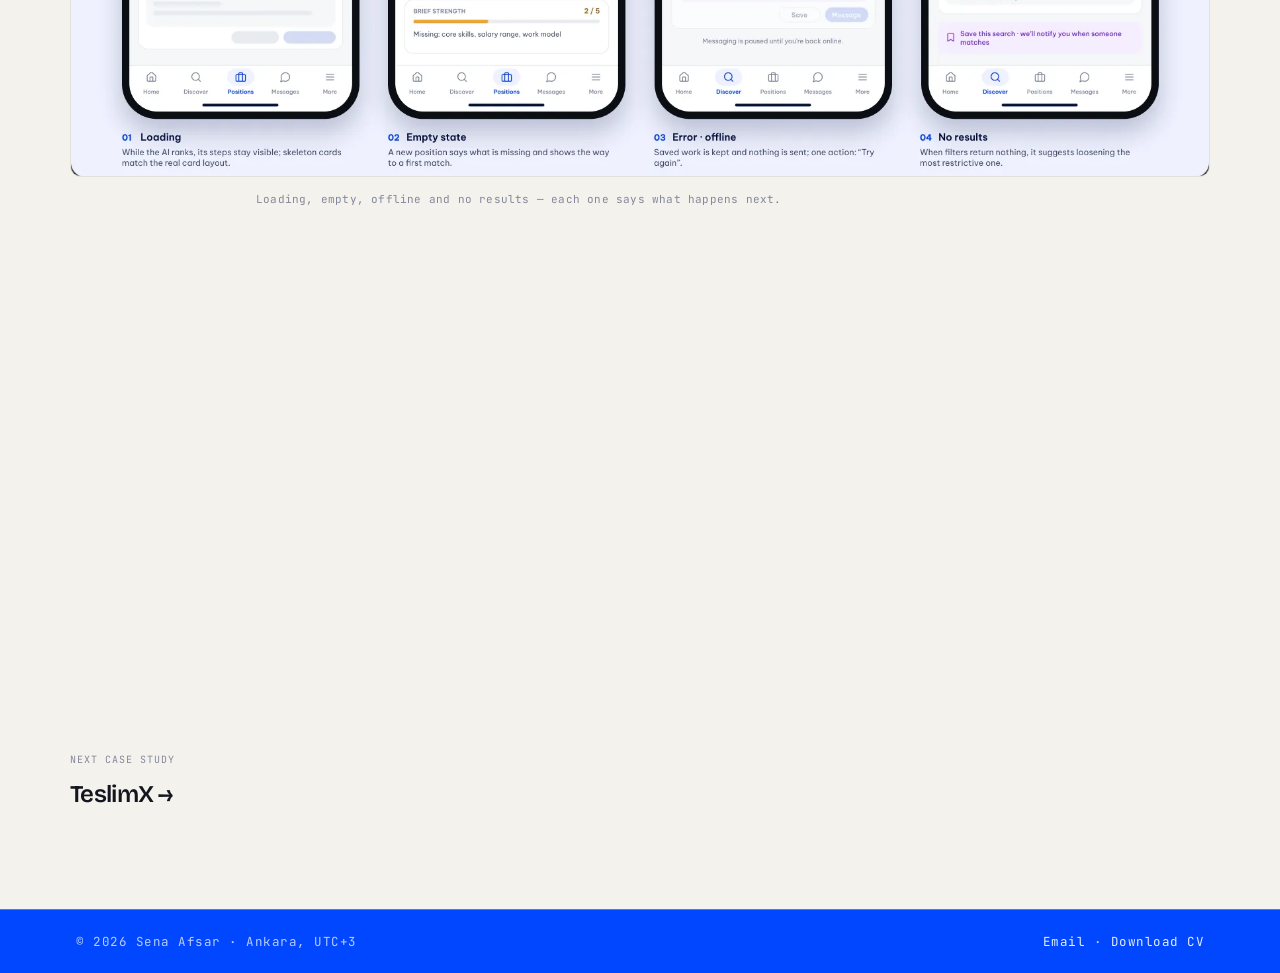
<file: hirehoot.html>
<!DOCTYPE html>
<html lang="en">
<head>
<meta charset="UTF-8">
<meta name="viewport" content="width=device-width, initial-scale=1.0, viewport-fit=cover">
<title>Hirehoot — the file the next designer inherits | Sena Afsar</title>
<meta name="description" content="A recruitment startup needed a designed foundation before they could hire their first designer. Two months: a design system, the brand's behaviour in the product, and the AI flows drawn as real screens.">
<link rel="canonical" href="https://senaafsar.com/hirehoot.html">
<meta property="og:title" content="Hirehoot — the file the next designer inherits">
<meta property="og:description" content="A recruitment startup needed a designed foundation before they could hire their first designer. Two months: a design system, the brand's behaviour in the product, and the AI flows drawn as real screens.">
<meta property="og:type" content="article">
<meta property="og:url" content="https://senaafsar.com/hirehoot.html">
<meta property="og:image" content="https://senaafsar.com/assets/img/home-hirehoot.webp">
<meta name="twitter:card" content="summary_large_image">
<meta name="theme-color" content="#F4F2ED">
<link rel="icon" href="data:image/svg+xml,%3Csvg xmlns='http://www.w3.org/2000/svg' viewBox='0 0 32 32'%3E%3Crect width='32' height='32' rx='8' fill='%230047FF'/%3E%3Ctext x='16' y='23' font-family='monospace' font-size='18' font-weight='700' fill='%23fff' text-anchor='middle'%3ES%3C/text%3E%3C/svg%3E">
<link rel="preconnect" href="https://fonts.googleapis.com">
<link rel="preconnect" href="https://fonts.gstatic.com" crossorigin>
<link href="https://fonts.googleapis.com/css2?family=Bricolage+Grotesque:opsz,wdth,wght@12..96,75..100,400..800&family=JetBrains+Mono:wght@400;500&family=Inter:wght@600&display=swap" rel="stylesheet">
<link rel="stylesheet" href="assets/site.css?v=20261125">
</head>
<body class="case" style="--acc:#0037ff">
<a class="skip" href="#main">Skip to content</a>
<header class="nav" id="top">
  <a class="sig" href="index.html" aria-label="Sena Afsar, home">SENA<b>.</b>AFSAR</a>
  <a class="lk wk" href="index.html#work">Work</a>
  <a class="lk sn" href="snapshots.html">Snapshots</a>
  <a class="btn-talk" href="index.html#contact">Send me the brief</a>
</header>
<main id="main">
<div class="phasebar"><div class="in"><nav class="phases" aria-label="Case sections"><a class="back" href="index.html#work">← All work</a><a href="#ph0" data-to="ph0">01 Brief</a><a href="#ph1" data-to="ph1">02 Foundations</a><a href="#ph2" data-to="ph2">03 AI interaction</a><a href="#ph3" data-to="ph3">04 Product surfaces</a><a href="#ph4" data-to="ph4">05 Second pass</a><a href="#res" class="res" data-to="res">Result</a></nav><div class="prog"><i></i></div></div></div>
  <div class="cwrap">
   <section class="chero tc"><div class="meta"><span class="kind">AI / Recruitment</span><span class="m2">2025 · 2 months · Foundation + design system · Revisited 2026</span></div><h1><span class="wd" style="animation-delay:0.15s">The</span> <span class="wd" style="animation-delay:0.21s">file</span> <span class="wd" style="animation-delay:0.27s">the</span> <span class="wd" style="animation-delay:0.32999999999999996s">next</span> <span class="wd" style="animation-delay:0.39s">designer</span> <span class="wd" style="animation-delay:0.44999999999999996s">inherits.</span></h1><p class="lede rv">Hirehoot were about to hire their first designer — a junior — who would arrive to an empty file and a product with no visual logic. My job was to get there first: build the system, decide how the brand behaves inside the product, and draw the hard flows as real screens, so the next person had somewhere to start from instead of a blank canvas.</p></section>
   <figure class="fig" style="margin-inline:0"><div class="fbox rv" style="aspect-ratio:1180/568"><img src="assets/img/hh-cover.webp" alt="Positions and top matches, desktop and mobile — from the second pass of the file." loading="lazy"></div><figcaption class="cap">Positions and top matches, desktop and mobile — from the second pass of the file.</figcaption></figure>
   <section class="tc"><div class="facts"><div class="rv"><div class="k">Role</div><div class="v">Foundation designer — design system, brand in product, core flows</div></div><div class="rv"><div class="k">Timeline</div><div class="v">2 months, brief to handover · second pass in 2026</div></div><div class="rv"><div class="k">Built for</div><div class="v">An incoming junior designer and the engineering team</div></div><div class="rv"><div class="k">Focus</div><div class="v">Design systems · AI interaction design · Brand application · Responsive</div></div><div class="rv"><div class="k">Tools</div><div class="v">Figma · Variables · Prototyping</div></div></div>
    <div class="shows"><div class="bh">What this case shows</div><div class="skills"><div class="skill rv"><div class="k">Design systems</div><p>Tokens, variants and every state specified before the screens, so screens became assembly.</p></div><div class="skill rv"><div class="k">AI interaction</div><p>A drafting wizard that keeps the seam between the manager's words and the model's visible.</p></div><div class="skill rv"><div class="k">Critical review</div><p>Came back a year later and audited my own file: three blues into one, 14 radii into 6, variables where there were none.</p></div></div></div>
    <div class="build"><div class="bh">The build · from the Hirehoot file</div><div class="bgrid"><div class="tile rv"><b data-c="16">16</b><span>component sets carrying 59 variants</span></div><div class="tile rv"><b data-c="82">82</b><span>variables in 3 collections: primitives, tokens, dimensions</span></div><div class="tile rv"><b data-c="36">36</b><span>local icons, finished before they were needed</span></div><div class="tile rv"><b data-c="6">6</b><span>radius tokens, down from 14 values</span></div><div class="tile rv"><b data-c="3">3</b><span>breakpoints for every company screen — 1440 · 834 · 390</span></div><div class="tile rv"><b data-c="">2 mo</b><span>brief to handover</span></div></div></div>
   </section>
   <section class="phase" id="ph0"><div class="tc"><div class="plabel rv"><b>PHASE 01</b><span>—&nbsp; BRIEF</span></div><h2 class="rv">Designing for the designer who isn't hired yet</h2><div class="pb"><p class="rv">Most handover work is written for engineers. This one had a second audience: someone junior, arriving in a few months, who would own the product with nobody senior to ask. The file had to answer questions before they were asked, and every pattern in it had to be followable without me in the room.</p><p class="rv">So the deliverable was a baseline rather than a set of screens: the system underneath, how the brand behaves inside an interface, and the flows that were genuinely hard to get right — the AI ones — drawn out in full.</p></div><div class="ptags rv"><span class="ptag">0 → 1 foundation</span><span class="ptag">Built for handover</span><span class="ptag">Two-sided product</span></div></div></section><section class="phase" id="ph1"><div class="tc"><div class="plabel rv"><b>PHASE 02</b><span>—&nbsp; FOUNDATIONS</span></div><h2 class="rv">The system first, so the screens become assembly</h2><div class="pb"><p class="rv">Colour is a token ramp with named steps, opacities and gradients rather than a swatch grid. Buttons are matrixed across four types, four sizes and five content types, loading and disabled included. Inputs carry focus, filled, error and disabled states, type runs from display to caption across seven weights, and the icon library was complete before anyone needed it.</p><p class="rv">The first three screens took far longer than they would have otherwise — uncomfortable in week two of a two-month engagement. It pays back the moment a second person touches the file.</p></div><div class="ptags rv"><span class="ptag">Token ramps</span><span class="ptag">Component variants</span><span class="ptag">States specified</span><span class="ptag">Icon library</span></div></div><figure class="fig" style="margin-inline:0"><div class="fbox rv" style="aspect-ratio:1180/2004"><img src="assets/img/hh-lib.webp" alt="The component library after the second pass: 16 sets, 59 variants and 36 local icons — everything a new screen is assembled from." loading="lazy"></div><figcaption class="cap">The component library after the second pass: 16 sets, 59 variants and 36 local icons — everything a new screen is assembled from.</figcaption></figure></section><section class="phase" id="ph2"><div class="tc"><div class="plabel rv"><b>PHASE 03</b><span>—&nbsp; AI INTERACTION</span></div><h2 class="rv">The wizard, not the button</h2><div class="pb"><p class="rv">Every competitor generates the whole job description in one pass. A one-shot generator produces text nobody owns: the manager can't defend it in a hiring meeting, and candidates can tell. So the wizard asks, drafts, and shows each suggestion where it can be accepted or overruled on its own — you can always see which sentence came from where.</p><p class="rv">An AI feature is an interaction, not a screen, and a team without a designer defaults to a text box and a button. Drawing the behaviour, undo included, is how the harder answer survived my leaving.</p></div><div class="hl-box rv"><div><div class="k">Highlight</div><p>Slower than a button, on purpose: the manager has to be able to defend every sentence in the hiring meeting.</p></div></div><div class="ptags rv"><span class="ptag">Human-in-the-loop</span><span class="ptag">Progressive drafting</span><span class="ptag">Override by default</span></div></div><figure class="fig" style="margin-inline:0"><div class="fbox rv" style="aspect-ratio:1180/493"><img src="assets/img/hh-wizard.webp" alt="Ask, draft, overrule — one suggestion at a time." loading="lazy"></div><figcaption class="cap">Ask, draft, overrule — one suggestion at a time.</figcaption></figure><figure class="fig" style="margin-inline:0"><div class="fbox rv" style="aspect-ratio:1200/750"><video muted loop playsinline preload="metadata" poster="assets/video/hirehoot-overrule-poster.webp" aria-label="A model suggestion wipes in over the manager’s sentence, the review popover opens, Keep mine is pressed, and the manager’s own line returns with a Kept yours chip."><source src="assets/video/hirehoot-overrule.webm" type="video/webm"><source src="assets/video/hirehoot-overrule.mp4" type="video/mp4"></video></div><figcaption class="cap">Overruling the model, one sentence at a time.</figcaption></figure></section><section class="phase" id="ph3"><div class="tc"><div class="plabel rv"><b>PHASE 04</b><span>—&nbsp; PRODUCT SURFACES</span></div><h2 class="rv">Two doors, one shell, one card</h2><div class="pb"><p class="rv">Candidates and companies enter through separate onboarding flows on one shared shell: one question per screen, a custom spot illustration on each, a visible progress state, the same footer and selection language. Layouts were checked at Turkish string lengths as well as English.</p><p class="rv">The candidate card covers three contexts with one component — the candidate's own view, the confidential view where name and photo stay locked until both sides sign an NDA, and the company view afterwards. In the file it is one set: Visible / Confidential × Default / Compact, so the next context is a variant, not a project.</p></div><div class="ptags rv"><span class="ptag">Dual-audience IA</span><span class="ptag">Brand in product</span><span class="ptag">Permission states</span></div></div><figure class="fig" style="margin-inline:0"><div class="fbox rv" style="aspect-ratio:1180/665"><img src="assets/img/hh-doors.webp" alt="Two doors into the same product, on one shell — and the same shell at Turkish string lengths." loading="lazy"></div><figcaption class="cap">Two doors into the same product, on one shell — and the same shell at Turkish string lengths.</figcaption></figure><figure class="fig" style="margin-inline:0"><div class="ws rv"><div class="bar"><span>Figma  /  Hirehoot  /  Components  /  Candidate card</span><span>IN THE FILE</span></div><img src="assets/img/hh-card.webp" alt="The candidate card as a component set: visibility × density, with a lock avatar and a tag for the confidential state." loading="lazy"></div><figcaption class="cap">The candidate card as a component set: visibility × density, with a lock avatar and a tag for the confidential state.</figcaption></figure></section><section class="phase" id="ph4"><div class="tc"><div class="plabel rv"><b>PHASE 05</b><span>—&nbsp; SECOND PASS</span></div><h2 class="rv">Auditing my own file, a year later</h2><div class="pb"><p class="rv">In 2026 I came back as the file's reviewer and found what every file collects once real screens land: three blues, radius drifting across 14 values, type at sizes like 13.15 px, and no variables at all.</p><p class="rv">The second pass fixed the system before the screens: 82 variables in three collections, primitives aliased by semantic tokens; one brand blue; six radius tokens; a fixed type ramp. Every AI score now sits beside a one-line reason, every company screen is drawn at three breakpoints — an 80 px rail on tablet, a header and tab bar on mobile — and the states a demo never shows are drawn too.</p></div><div class="hl-box rv"><div><div class="k">Highlight</div><p>Colour now carries meaning: blue is the brand, and violet appears only when the AI is speaking.</p></div></div><div class="ptags rv"><span class="ptag">Variables</span><span class="ptag">Semantic tokens</span><span class="ptag">Responsive</span><span class="ptag">Design audit</span></div></div><figure class="fig" style="margin-inline:0"><div class="mwrap rv" style="aspect-ratio:1180/738;background:#e5ebff"><div class="stage resp" data-m="resp" style="height:738px"><div class="vp"><img class="on" src="assets/img/hh-dprof.webp" alt="Profile at 1440" style="width:900px;height:640px"><img src="assets/img/hh-tprof.webp" alt="Profile at 834" style="width:442px;height:589px"><img src="assets/img/hh-mprof.webp" alt="Profile at 390" style="width:186px;height:403px"></div><div class="bpl"><span class="on">1440 · DESKTOP</span><span>834 · TABLET</span><span>390 · MOBILE</span></div></div></div><figcaption class="cap">One candidate profile at 1440, 834 and 390.</figcaption></figure><figure class="fig" style="margin-inline:0"><div class="fbox rv" style="aspect-ratio:1180/594"><img src="assets/img/hh-found.webp" alt="Foundations in the second pass: primitives, semantic tokens aliased to them, a fixed type ramp." loading="lazy"></div><figcaption class="cap">Foundations in the second pass: primitives, semantic tokens aliased to them, a fixed type ramp.</figcaption></figure><figure class="fig" style="margin-inline:0"><div class="mwrap rv" style="aspect-ratio:1180/738;background:#e5ebff"><div class="stage phone" data-m="phone" style="height:738px"><div class="device abs" style="left:170px;top:64px;width:316px;height:662px"><div class="scr"><img src="assets/img/hh-s1.webp" alt="Create a position" class="on"><img src="assets/img/hh-s2.webp" alt="Top matches" class=""><img src="assets/img/hh-s3.webp" alt="Discover" class=""><img src="assets/img/hh-mprof.webp" alt="Anonymous profile" class=""><img src="assets/img/hh-s5.webp" alt="Messages" class=""></div></div><div class="ind"></div><div class="steps"><div class="step on"><span class="n">01</span><div><b>Create a position</b><span>JD drafted with Hirehoot AI; salary range and language checked live.</span></div></div><div class="step"><span class="n">02</span><div><b>Top matches</b><span>Every score carries a one-line “why”.</span></div></div><div class="step"><span class="n">03</span><div><b>Discover</b><span>Search in a plain sentence; filters become editable chips.</span></div></div><div class="step"><span class="n">04</span><div><b>Anonymous profile</b><span>Identity hidden; actions pinned to the bottom.</span></div></div><div class="step"><span class="n">05</span><div><b>Messages</b><span>The Co-Pilot suggestion sits in the chat: add it or dismiss it.</span></div></div></div></div></div><figcaption class="cap">The company flow on a phone, from a position to the first message.</figcaption></figure><figure class="fig" style="margin-inline:0"><div class="fbox rv" style="aspect-ratio:1180/594"><img src="assets/img/hh-states.webp" alt="Loading, empty, offline and no results — each one says what happens next." loading="lazy"></div><figcaption class="cap">Loading, empty, offline and no results — each one says what happens next.</figcaption></figure></section>
   
   
   <section class="phase" id="res" style="padding-top:110px"><div class="tc"><div class="rcard rv"><div class="k">The handover</div><h2>A file somebody else can keep building in.</h2><p>Two months from brief to handover: a design system specified across its states, the brand resolved inside the interface, the AI interaction drawn out so its logic survives without me, and the core flows of both sides of the marketplace as real screens. The measure here is whether the next designer could pick it up.</p><div class="stats"><div><b>2 months</b><span>Brief to handover</span></div><div><b>Full system</b><span>Tokens, components, icons, states</span></div><div><b>Both sides</b><span>Candidate and company flows drawn</span></div></div></div></div></section>
   
   <div class="next tc"><a href="teslimx.html"><div class="k">Next case study</div><b>TeslimX <i>→</i></b></a></div>
  </div>
  <footer class="foot"><div class="in"><span>© 2026 Sena Afsar · Ankara, UTC+3</span><span><a href="mailto:senaafsar0@gmail.com">Email</a> · <a href="assets/Sena-Afsar-CV.pdf?v=20261123" target="_blank" rel="noopener">Download CV</a></span></div></footer>
</main>
<script src="assets/site.js?v=20261125"></script>
</body>
</html>
</file>
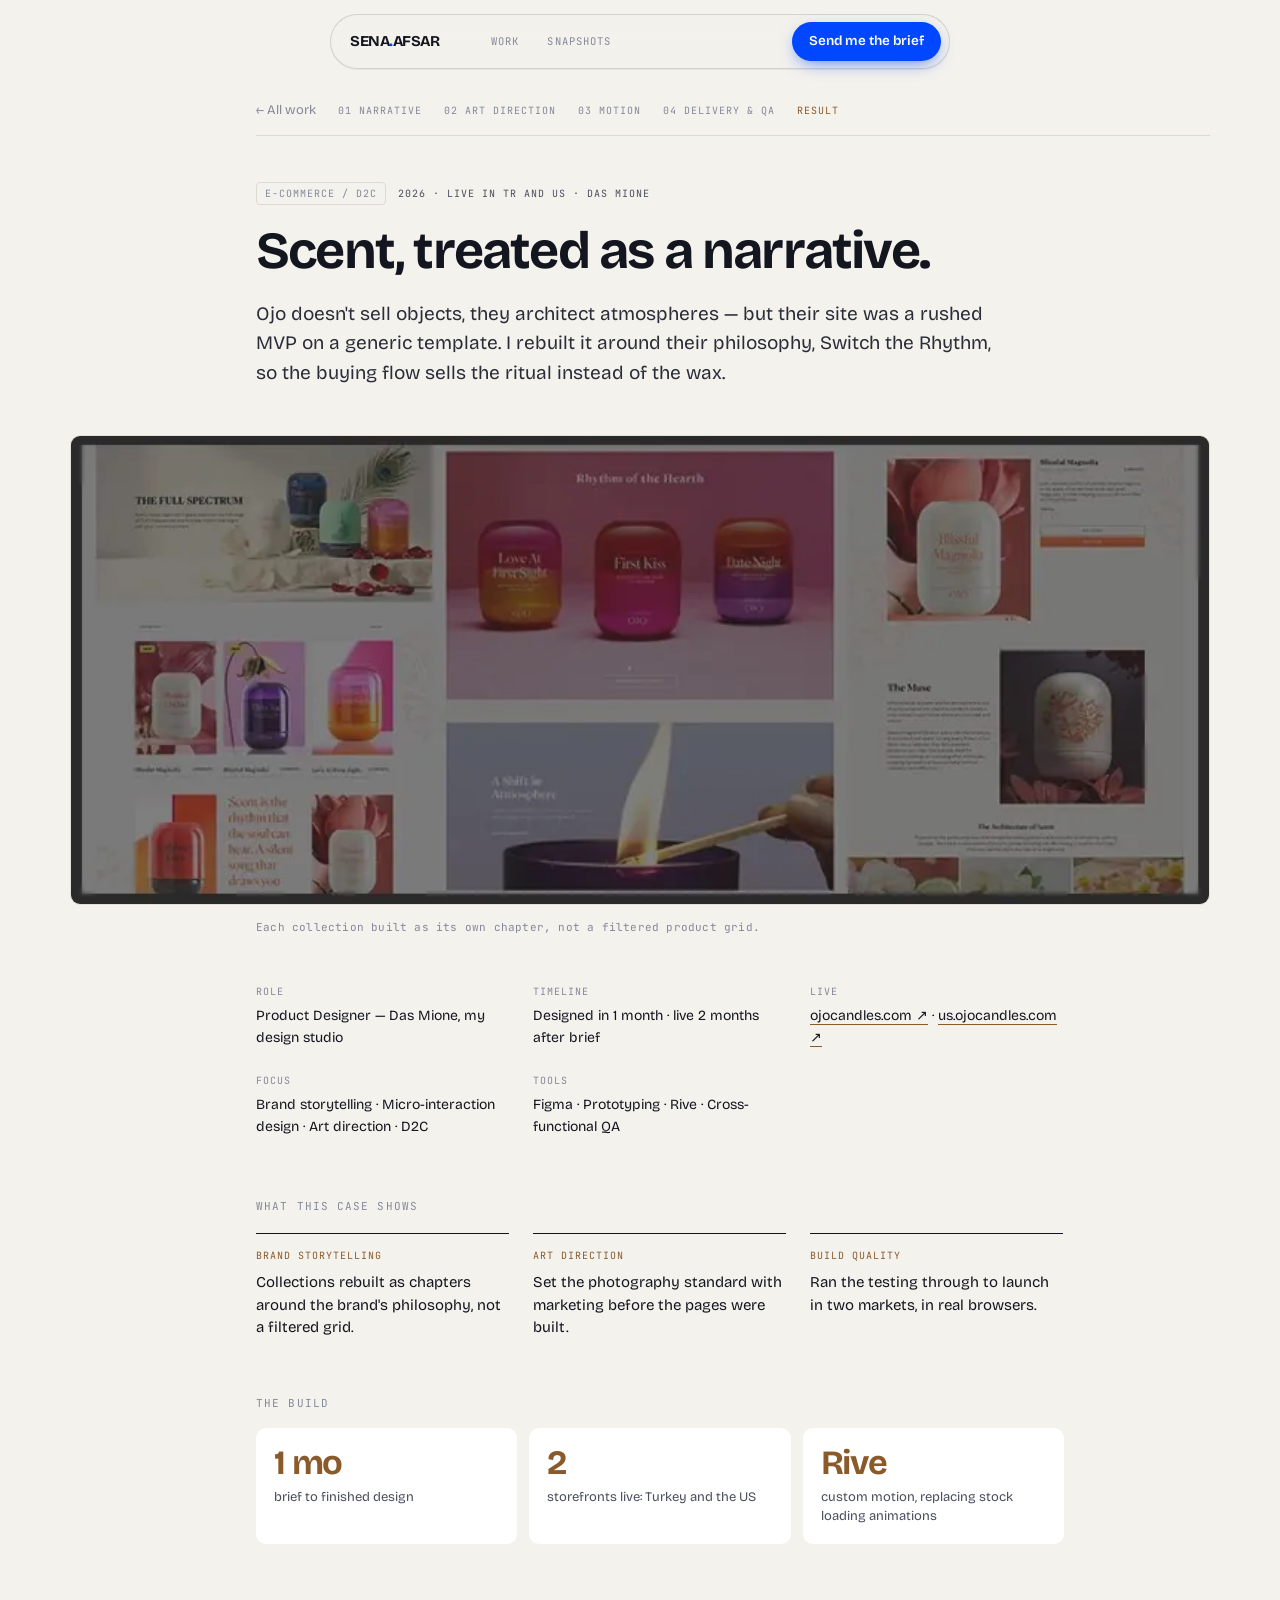
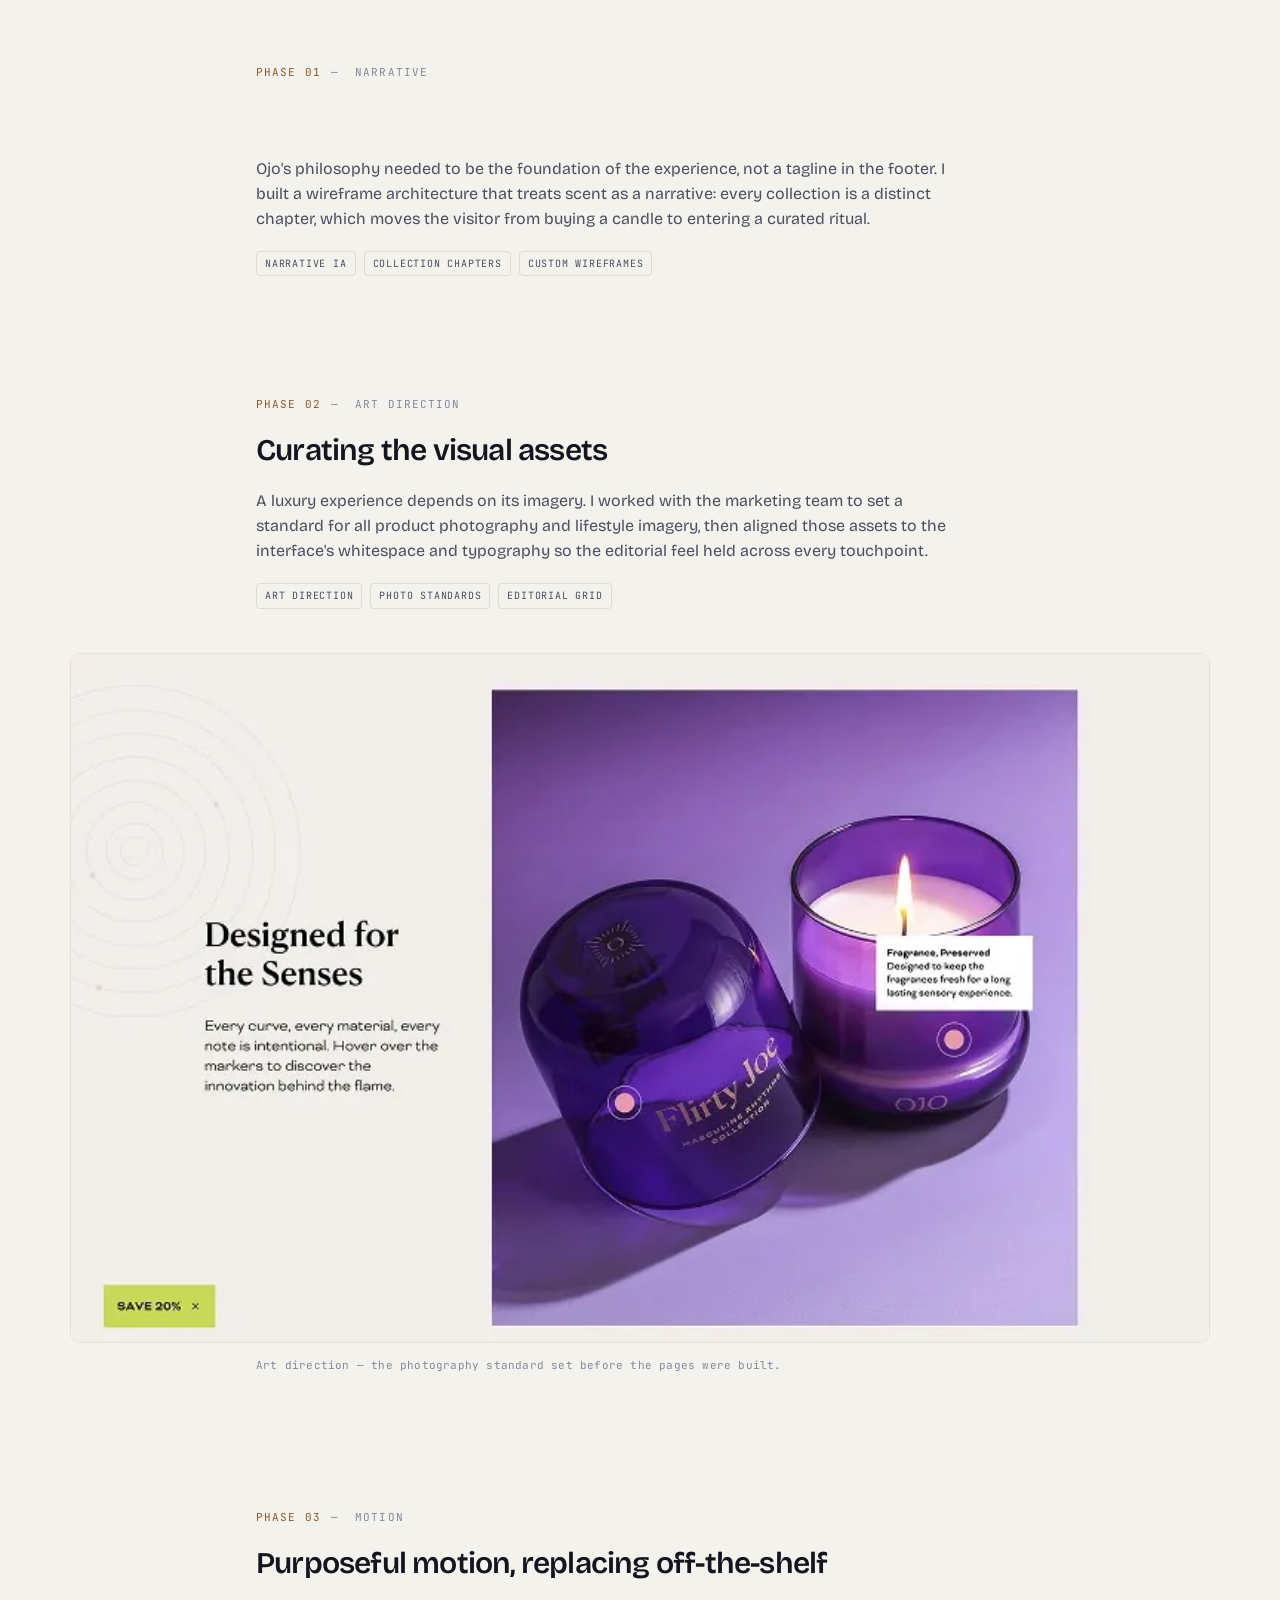
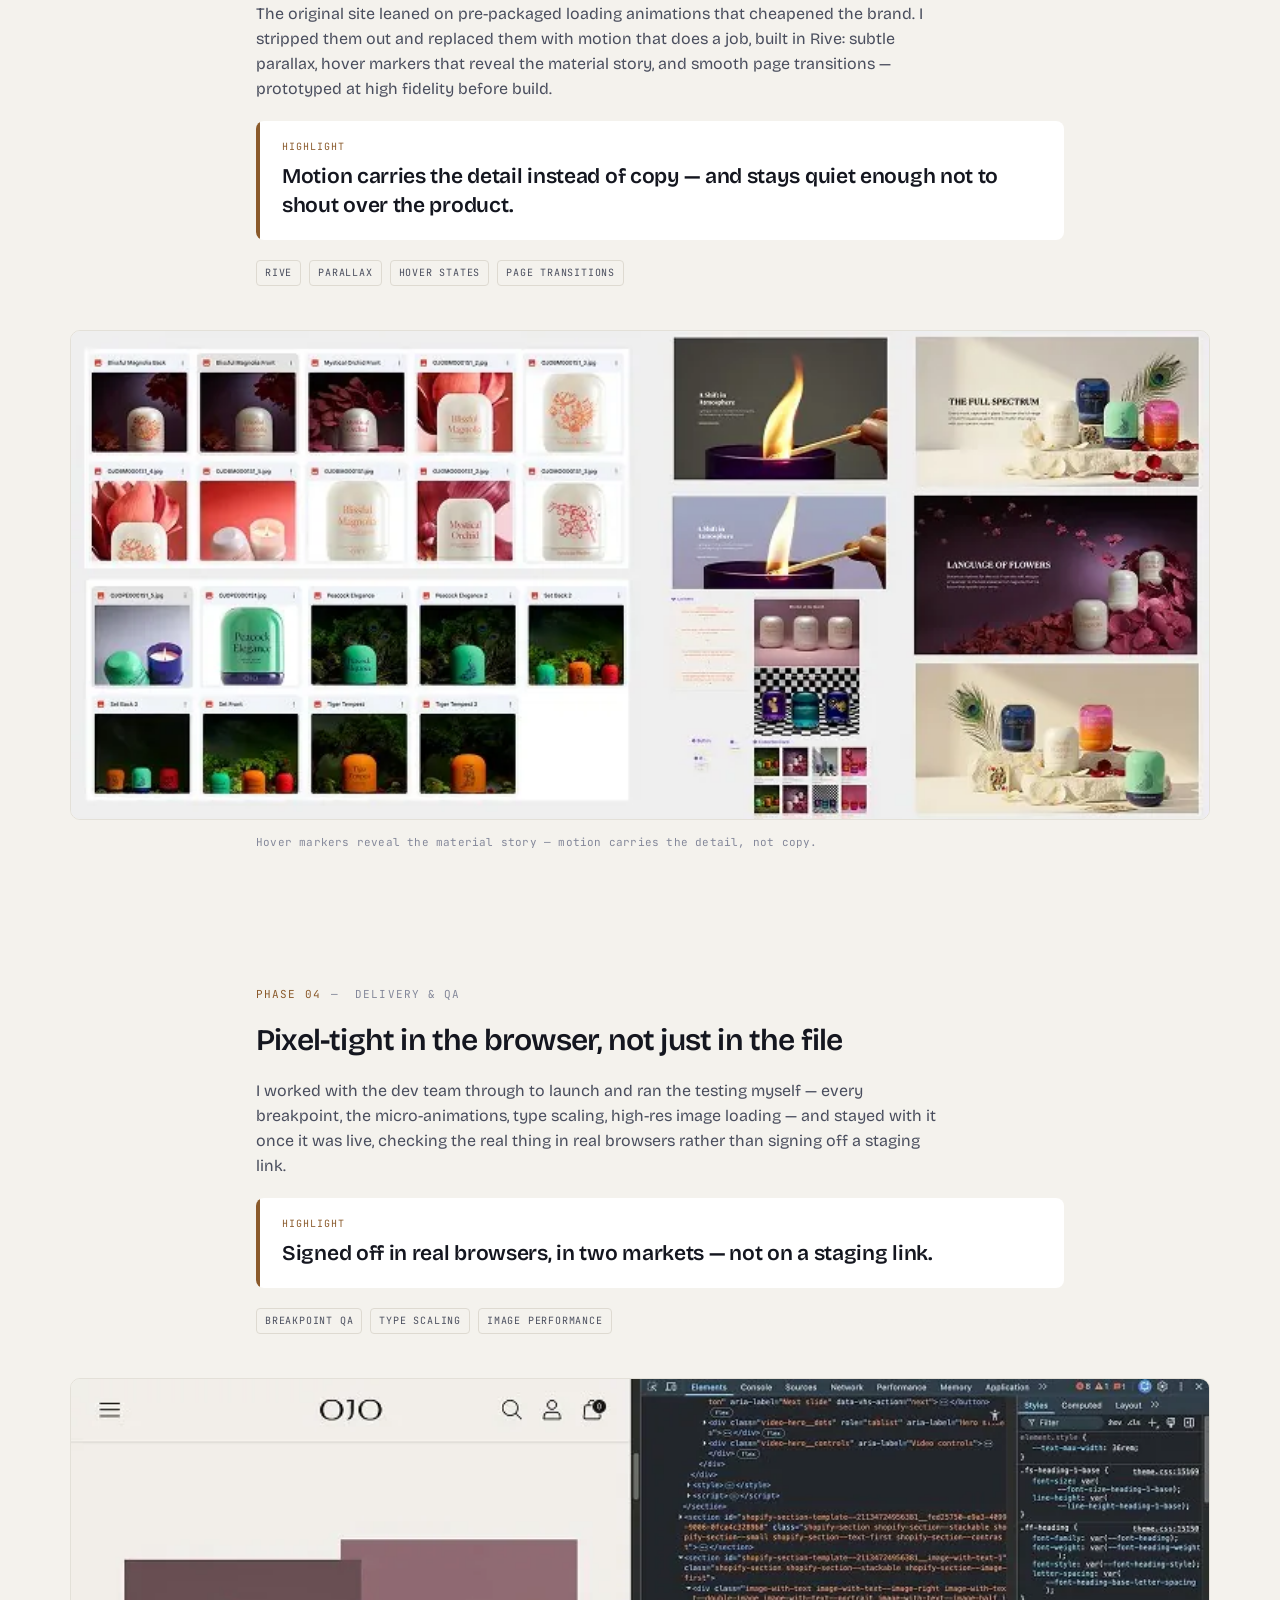
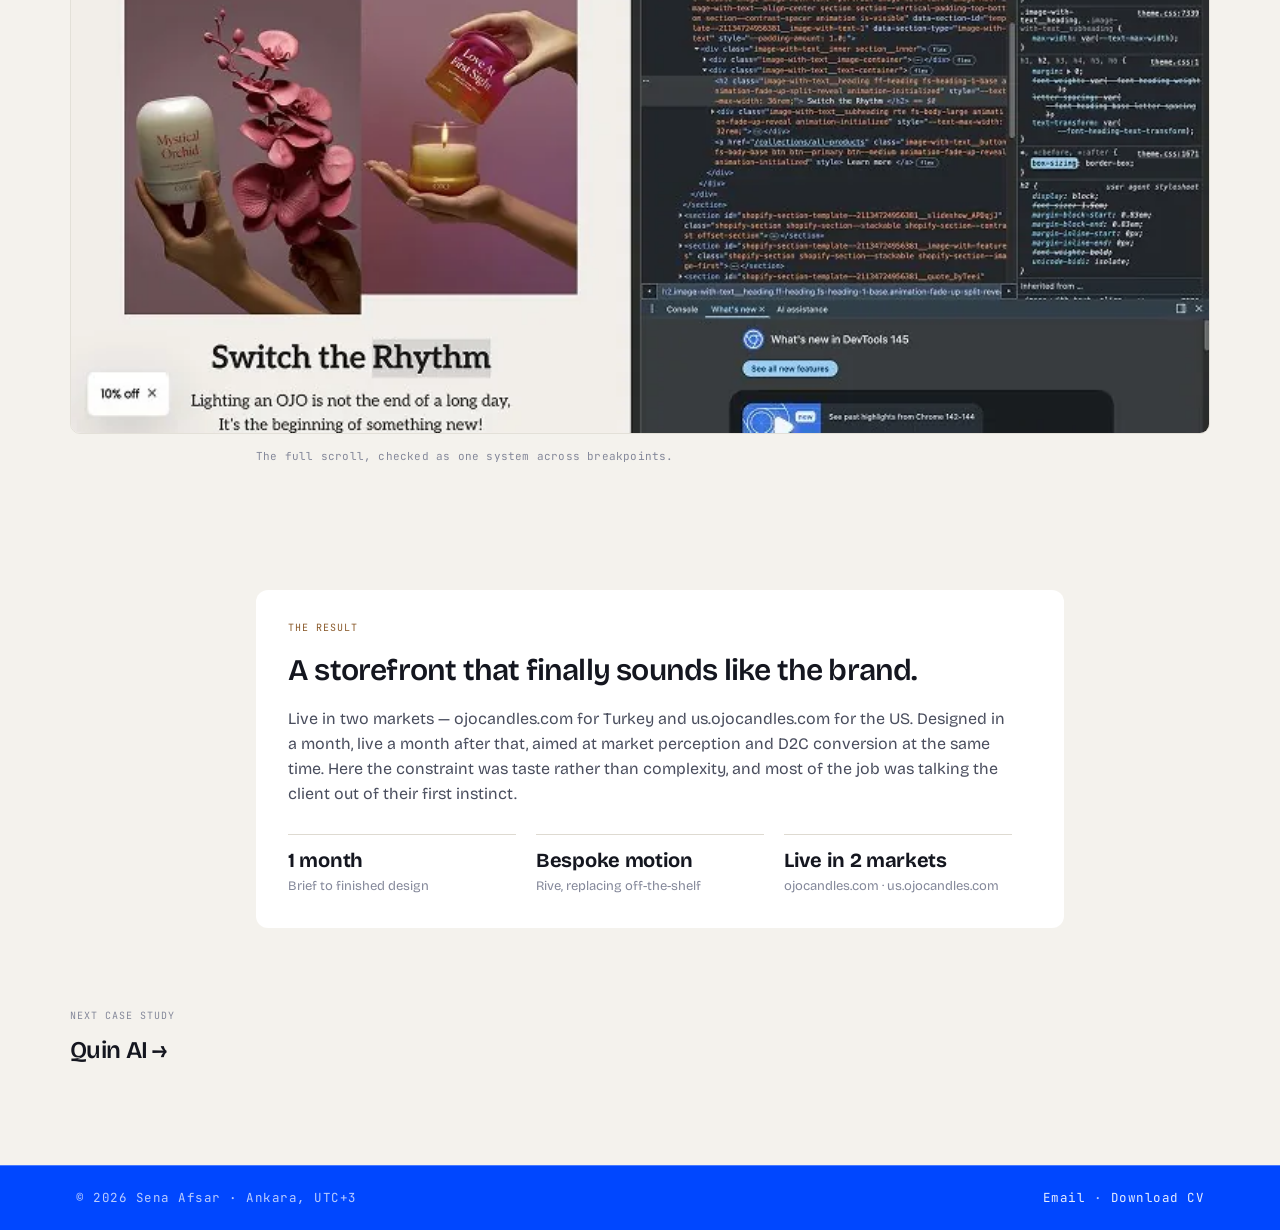
<file: ojo-candles.html>
<!DOCTYPE html>
<html lang="en">
<head>
<meta charset="UTF-8">
<meta name="viewport" content="width=device-width, initial-scale=1.0, viewport-fit=cover">
<title>Ojo Premium Candles — scent, treated as a narrative | Sena Afsar</title>
<meta name="description" content="A rushed MVP on a generic template, rebuilt as a luxury storefront: collections as chapters, a photography standard, and motion that does a job. Live in two markets.">
<link rel="canonical" href="https://senaafsar.com/ojo-candles.html">
<meta property="og:title" content="Ojo Premium Candles — scent, treated as a narrative">
<meta property="og:description" content="A rushed MVP on a generic template, rebuilt as a luxury storefront: collections as chapters, a photography standard, and motion that does a job. Live in two markets.">
<meta property="og:type" content="article">
<meta property="og:url" content="https://senaafsar.com/ojo-candles.html">
<meta property="og:image" content="https://senaafsar.com/assets/img/ojo-cover.webp">
<meta name="twitter:card" content="summary_large_image">
<meta name="theme-color" content="#F4F2ED">
<link rel="icon" href="data:image/svg+xml,%3Csvg xmlns='http://www.w3.org/2000/svg' viewBox='0 0 32 32'%3E%3Crect width='32' height='32' rx='8' fill='%230047FF'/%3E%3Ctext x='16' y='23' font-family='monospace' font-size='18' font-weight='700' fill='%23fff' text-anchor='middle'%3ES%3C/text%3E%3C/svg%3E">
<link rel="preconnect" href="https://fonts.googleapis.com">
<link rel="preconnect" href="https://fonts.gstatic.com" crossorigin>
<link href="https://fonts.googleapis.com/css2?family=Bricolage+Grotesque:opsz,wdth,wght@12..96,75..100,400..800&family=JetBrains+Mono:wght@400;500&family=Inter:wght@600&display=swap" rel="stylesheet">
<link rel="stylesheet" href="assets/site.css?v=20261125">
</head>
<body class="case" style="--acc:#8a5a2b">
<a class="skip" href="#main">Skip to content</a>
<header class="nav" id="top">
  <a class="sig" href="index.html" aria-label="Sena Afsar, home">SENA<b>.</b>AFSAR</a>
  <a class="lk wk" href="index.html#work">Work</a>
  <a class="lk sn" href="snapshots.html">Snapshots</a>
  <a class="btn-talk" href="index.html#contact">Send me the brief</a>
</header>
<main id="main">
<div class="phasebar"><div class="in"><nav class="phases" aria-label="Case sections"><a class="back" href="index.html#work">← All work</a><a href="#ph0" data-to="ph0">01 Narrative</a><a href="#ph1" data-to="ph1">02 Art direction</a><a href="#ph2" data-to="ph2">03 Motion</a><a href="#ph3" data-to="ph3">04 Delivery & QA</a><a href="#res" class="res" data-to="res">Result</a></nav><div class="prog"><i></i></div></div></div>
  <div class="cwrap">
   <section class="chero tc"><div class="meta"><span class="kind">E-commerce / D2C</span><span class="m2">2026 · Live in TR and US · Das Mione</span></div><h1><span class="wd" style="animation-delay:0.15s">Scent,</span> <span class="wd" style="animation-delay:0.21s">treated</span> <span class="wd" style="animation-delay:0.27s">as</span> <span class="wd" style="animation-delay:0.32999999999999996s">a</span> <span class="wd" style="animation-delay:0.39s">narrative.</span></h1><p class="lede rv">Ojo doesn't sell objects, they architect atmospheres — but their site was a rushed MVP on a generic template. I rebuilt it around their philosophy, Switch the Rhythm, so the buying flow sells the ritual instead of the wax.</p></section>
   <figure class="fig" style="margin-inline:0"><div class="fbox rv" style="aspect-ratio:1180/486"><img src="assets/img/ojo-cover.webp" alt="Each collection built as its own chapter, not a filtered product grid." loading="lazy"></div><figcaption class="cap">Each collection built as its own chapter, not a filtered product grid.</figcaption></figure>
   <section class="tc"><div class="facts"><div class="rv"><div class="k">Role</div><div class="v">Product Designer — Das Mione, my design studio</div></div><div class="rv"><div class="k">Timeline</div><div class="v">Designed in 1 month · live 2 months after brief</div></div><div class="rv"><div class="k">Live</div><div class="v"><a href="https://ojocandles.com/" target="_blank" rel="noopener" style="border-bottom:1px solid var(--acc)">ojocandles.com ↗</a> · <a href="https://us.ojocandles.com/" target="_blank" rel="noopener" style="border-bottom:1px solid var(--acc)">us.ojocandles.com ↗</a></div></div><div class="rv"><div class="k">Focus</div><div class="v">Brand storytelling · Micro-interaction design · Art direction · D2C</div></div><div class="rv"><div class="k">Tools</div><div class="v">Figma · Prototyping · Rive · Cross-functional QA</div></div></div>
    <div class="shows"><div class="bh">What this case shows</div><div class="skills"><div class="skill rv"><div class="k">Brand storytelling</div><p>Collections rebuilt as chapters around the brand's philosophy, not a filtered grid.</p></div><div class="skill rv"><div class="k">Art direction</div><p>Set the photography standard with marketing before the pages were built.</p></div><div class="skill rv"><div class="k">Build quality</div><p>Ran the testing through to launch in two markets, in real browsers.</p></div></div></div>
    <div class="build"><div class="bh">The build</div><div class="bgrid"><div class="tile rv"><b data-c="">1 mo</b><span>brief to finished design</span></div><div class="tile rv"><b data-c="2">2</b><span>storefronts live: Turkey and the US</span></div><div class="tile rv"><b data-c="">Rive</b><span>custom motion, replacing stock loading animations</span></div></div></div>
   </section>
   <section class="phase" id="ph0"><div class="tc"><div class="plabel rv"><b>PHASE 01</b><span>—&nbsp; NARRATIVE</span></div><h2 class="rv">Collections as chapters, not a filtered grid</h2><div class="pb"><p class="rv">Ojo's philosophy needed to be the foundation of the experience, not a tagline in the footer. I built a wireframe architecture that treats scent as a narrative: every collection is a distinct chapter, which moves the visitor from buying a candle to entering a curated ritual.</p></div><div class="ptags rv"><span class="ptag">Narrative IA</span><span class="ptag">Collection chapters</span><span class="ptag">Custom wireframes</span></div></div></section><section class="phase" id="ph1"><div class="tc"><div class="plabel rv"><b>PHASE 02</b><span>—&nbsp; ART DIRECTION</span></div><h2 class="rv">Curating the visual assets</h2><div class="pb"><p class="rv">A luxury experience depends on its imagery. I worked with the marketing team to set a standard for all product photography and lifestyle imagery, then aligned those assets to the interface's whitespace and typography so the editorial feel held across every touchpoint.</p></div><div class="ptags rv"><span class="ptag">Art direction</span><span class="ptag">Photo standards</span><span class="ptag">Editorial grid</span></div></div><figure class="fig" style="margin-inline:0"><div class="fbox rv" style="aspect-ratio:1180/714"><img src="assets/img/ojo-art.webp" alt="Art direction — the photography standard set before the pages were built." loading="lazy"></div><figcaption class="cap">Art direction — the photography standard set before the pages were built.</figcaption></figure></section><section class="phase" id="ph2"><div class="tc"><div class="plabel rv"><b>PHASE 03</b><span>—&nbsp; MOTION</span></div><h2 class="rv">Purposeful motion, replacing off-the-shelf</h2><div class="pb"><p class="rv">The original site leaned on pre-packaged loading animations that cheapened the brand. I stripped them out and replaced them with motion that does a job, built in Rive: subtle parallax, hover markers that reveal the material story, and smooth page transitions — prototyped at high fidelity before build.</p></div><div class="hl-box rv"><div><div class="k">Highlight</div><p>Motion carries the detail instead of copy — and stays quiet enough not to shout over the product.</p></div></div><div class="ptags rv"><span class="ptag">Rive</span><span class="ptag">Parallax</span><span class="ptag">Hover states</span><span class="ptag">Page transitions</span></div></div><figure class="fig" style="margin-inline:0"><div class="fbox rv" style="aspect-ratio:1180/507"><img src="assets/img/ojo-motion.webp" alt="Hover markers reveal the material story — motion carries the detail, not copy." loading="lazy"></div><figcaption class="cap">Hover markers reveal the material story — motion carries the detail, not copy.</figcaption></figure></section><section class="phase" id="ph3"><div class="tc"><div class="plabel rv"><b>PHASE 04</b><span>—&nbsp; DELIVERY & QA</span></div><h2 class="rv">Pixel-tight in the browser, not just in the file</h2><div class="pb"><p class="rv">I worked with the dev team through to launch and ran the testing myself — every breakpoint, the micro-animations, type scaling, high-res image loading — and stayed with it once it was live, checking the real thing in real browsers rather than signing off a staging link.</p></div><div class="hl-box rv"><div><div class="k">Highlight</div><p>Signed off in real browsers, in two markets — not on a staging link.</p></div></div><div class="ptags rv"><span class="ptag">Breakpoint QA</span><span class="ptag">Type scaling</span><span class="ptag">Image performance</span></div></div><figure class="fig" style="margin-inline:0"><div class="fbox rv" style="aspect-ratio:1180/679"><img src="assets/img/ojo-qa.webp" alt="The full scroll, checked as one system across breakpoints." loading="lazy"></div><figcaption class="cap">The full scroll, checked as one system across breakpoints.</figcaption></figure></section>
   
   
   <section class="phase" id="res" style="padding-top:110px"><div class="tc"><div class="rcard rv"><div class="k">The result</div><h2>A storefront that finally sounds like the brand.</h2><p>Live in two markets — ojocandles.com for Turkey and us.ojocandles.com for the US. Designed in a month, live a month after that, aimed at market perception and D2C conversion at the same time. Here the constraint was taste rather than complexity, and most of the job was talking the client out of their first instinct.</p><div class="stats"><div><b>1 month</b><span>Brief to finished design</span></div><div><b>Bespoke motion</b><span>Rive, replacing off-the-shelf</span></div><div><b>Live in 2 markets</b><span>ojocandles.com · us.ojocandles.com</span></div></div></div></div></section>
   
   <div class="next tc"><a href="quin-ai.html"><div class="k">Next case study</div><b>Quin AI <i>→</i></b></a></div>
  </div>
  <footer class="foot"><div class="in"><span>© 2026 Sena Afsar · Ankara, UTC+3</span><span><a href="mailto:senaafsar0@gmail.com">Email</a> · <a href="assets/Sena-Afsar-CV.pdf?v=20261123" target="_blank" rel="noopener">Download CV</a></span></div></footer>
</main>
<script src="assets/site.js?v=20261125"></script>
</body>
</html>
</file>
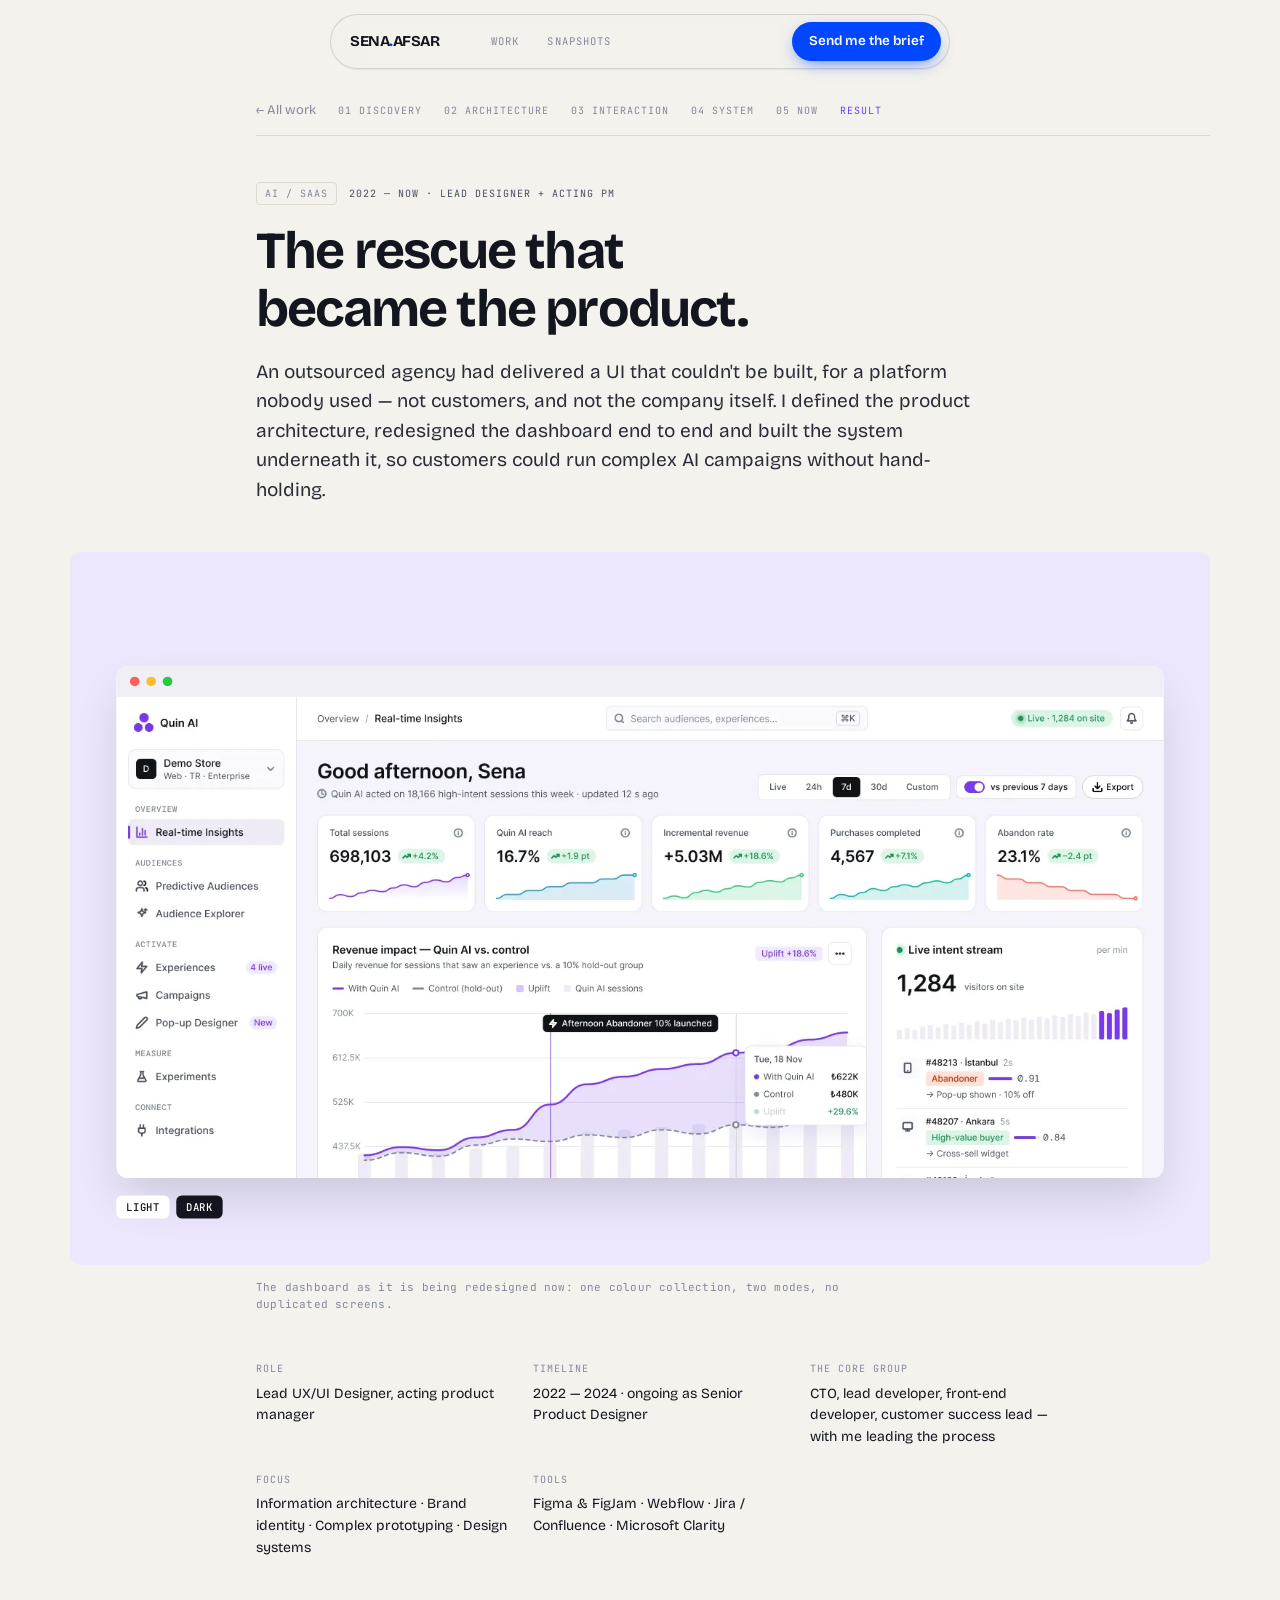
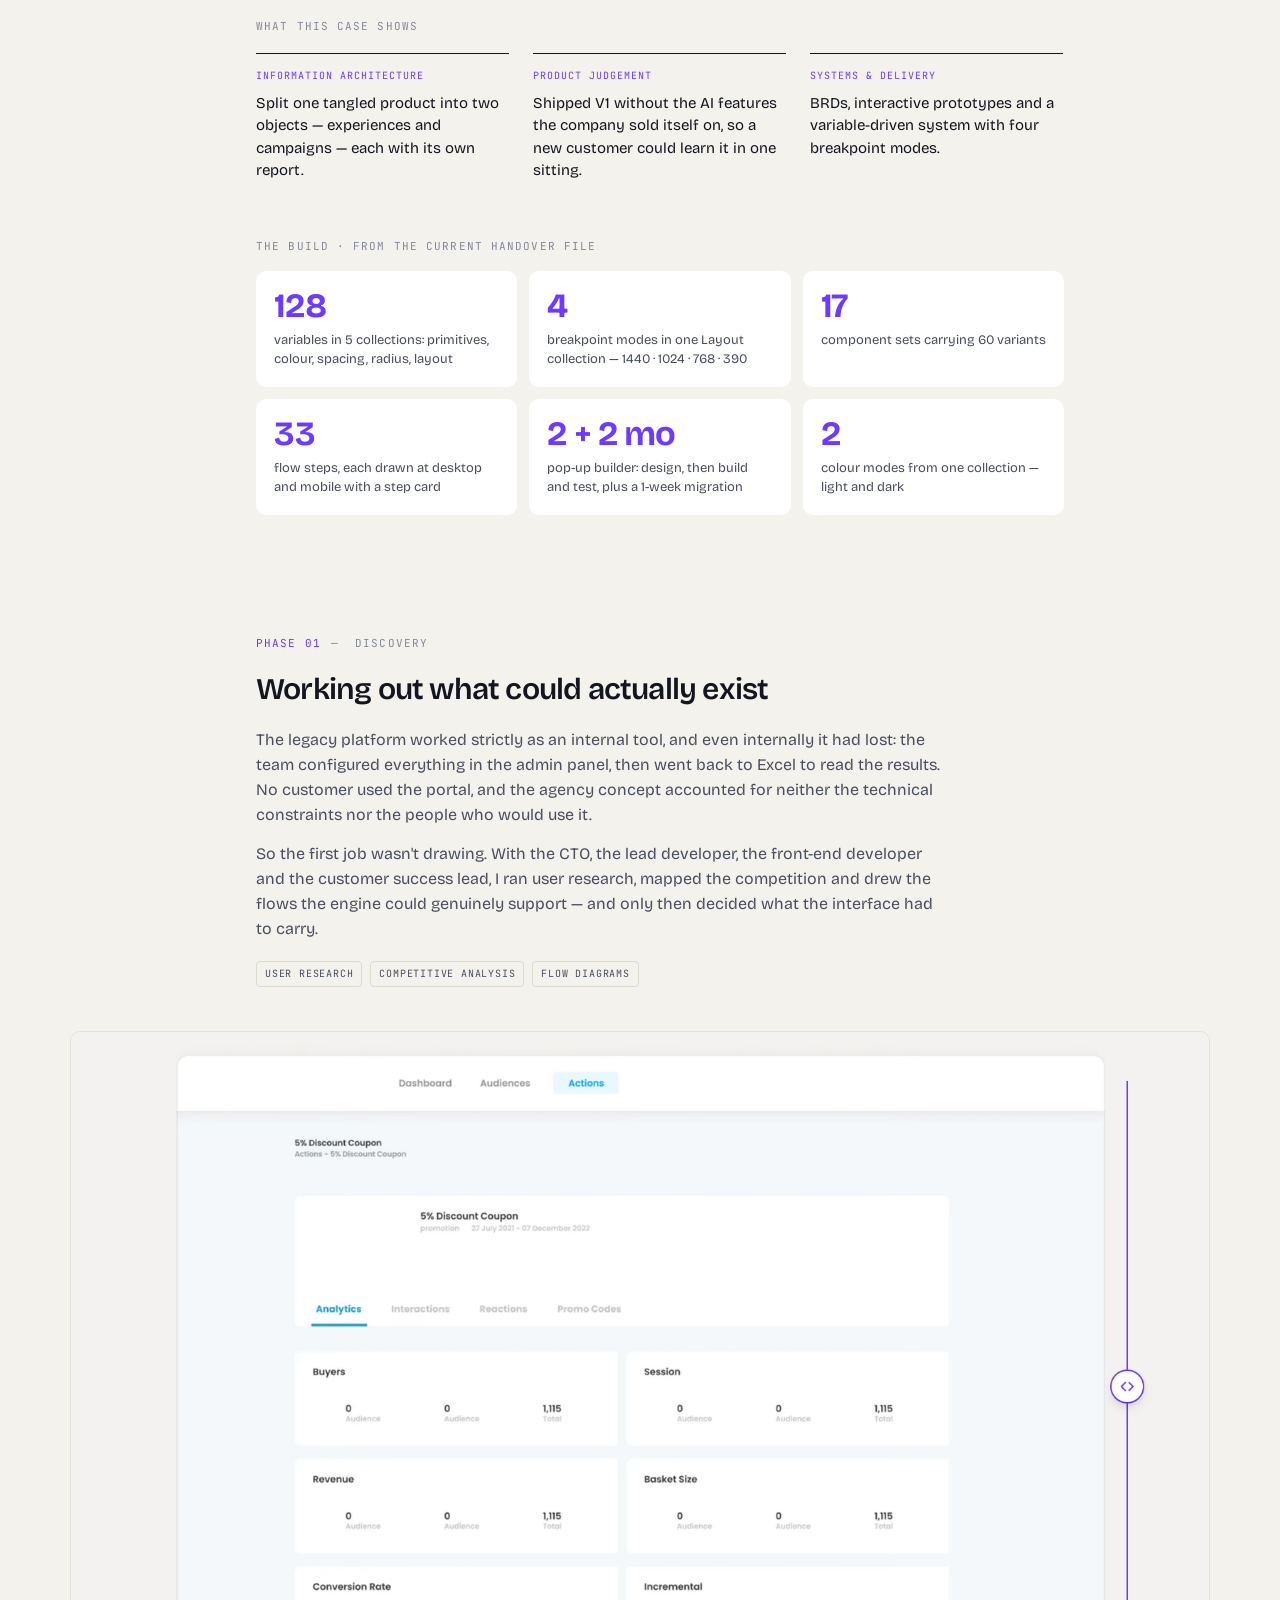
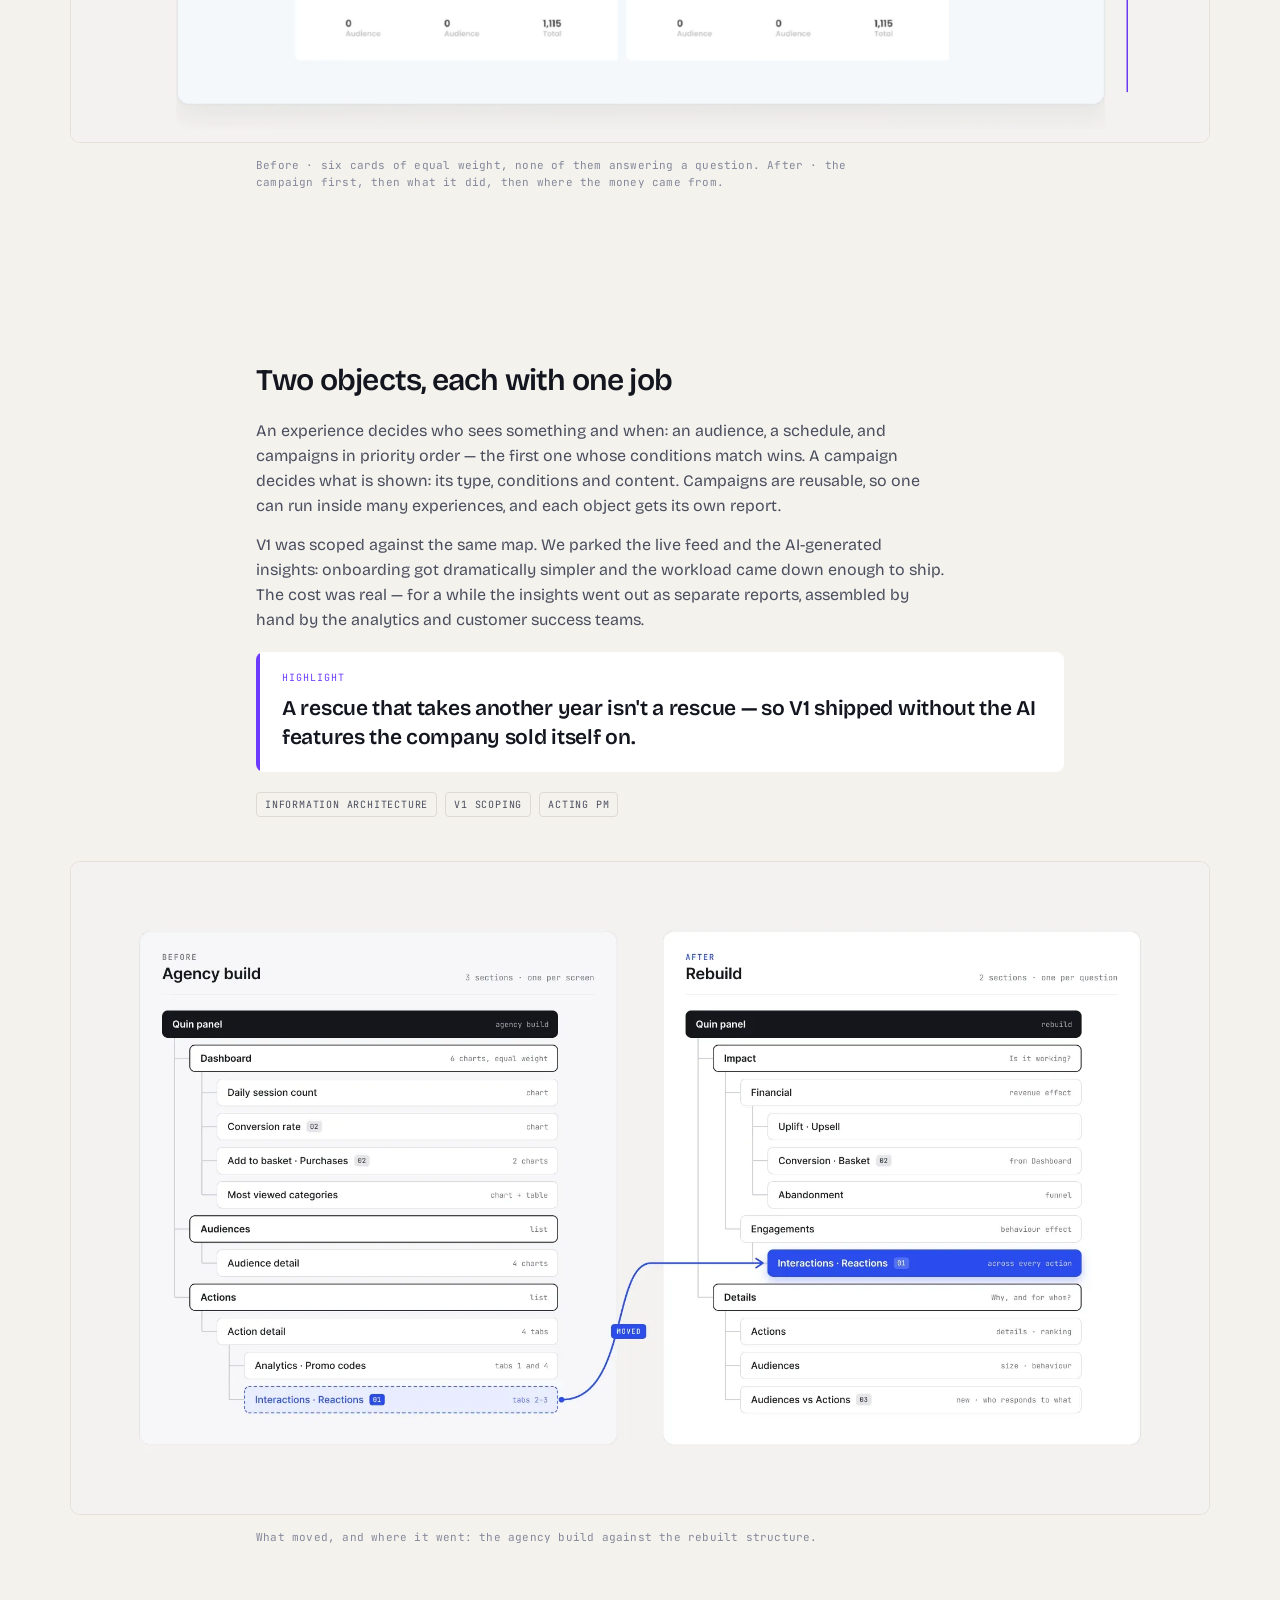
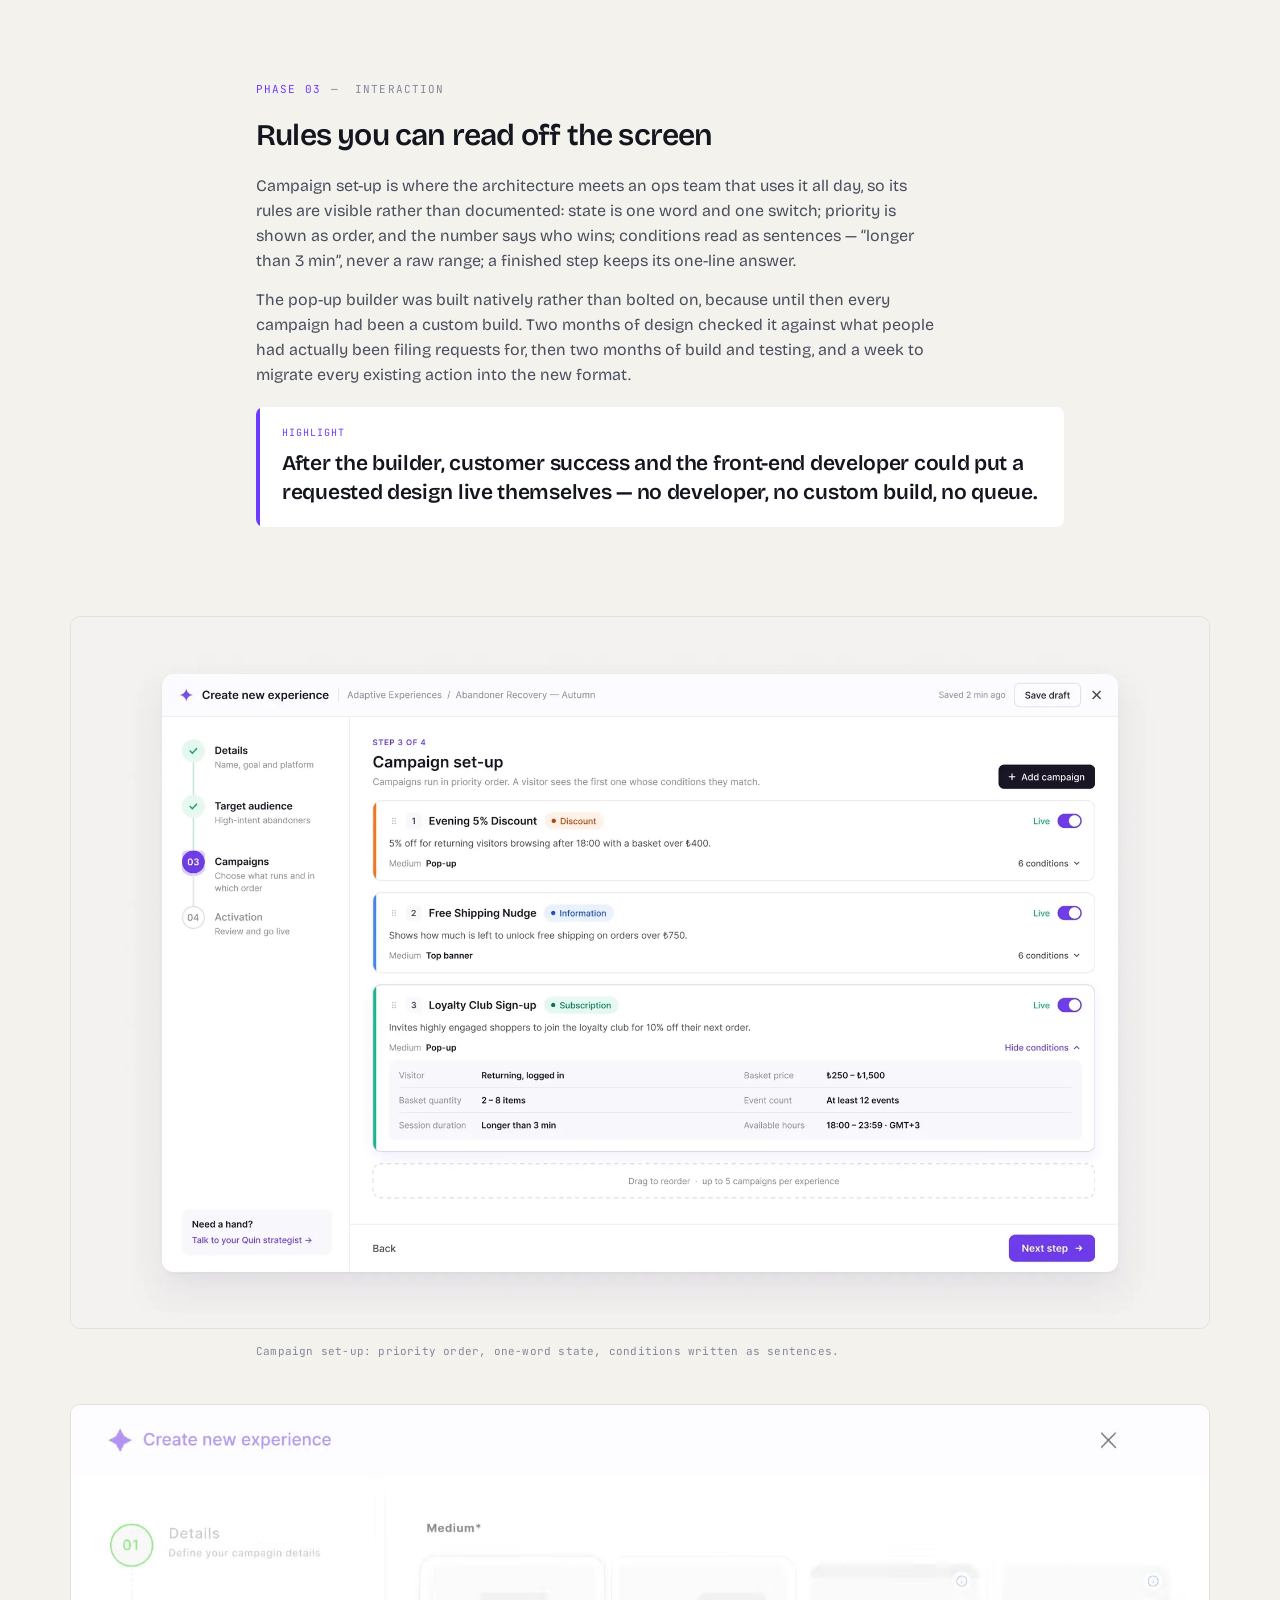
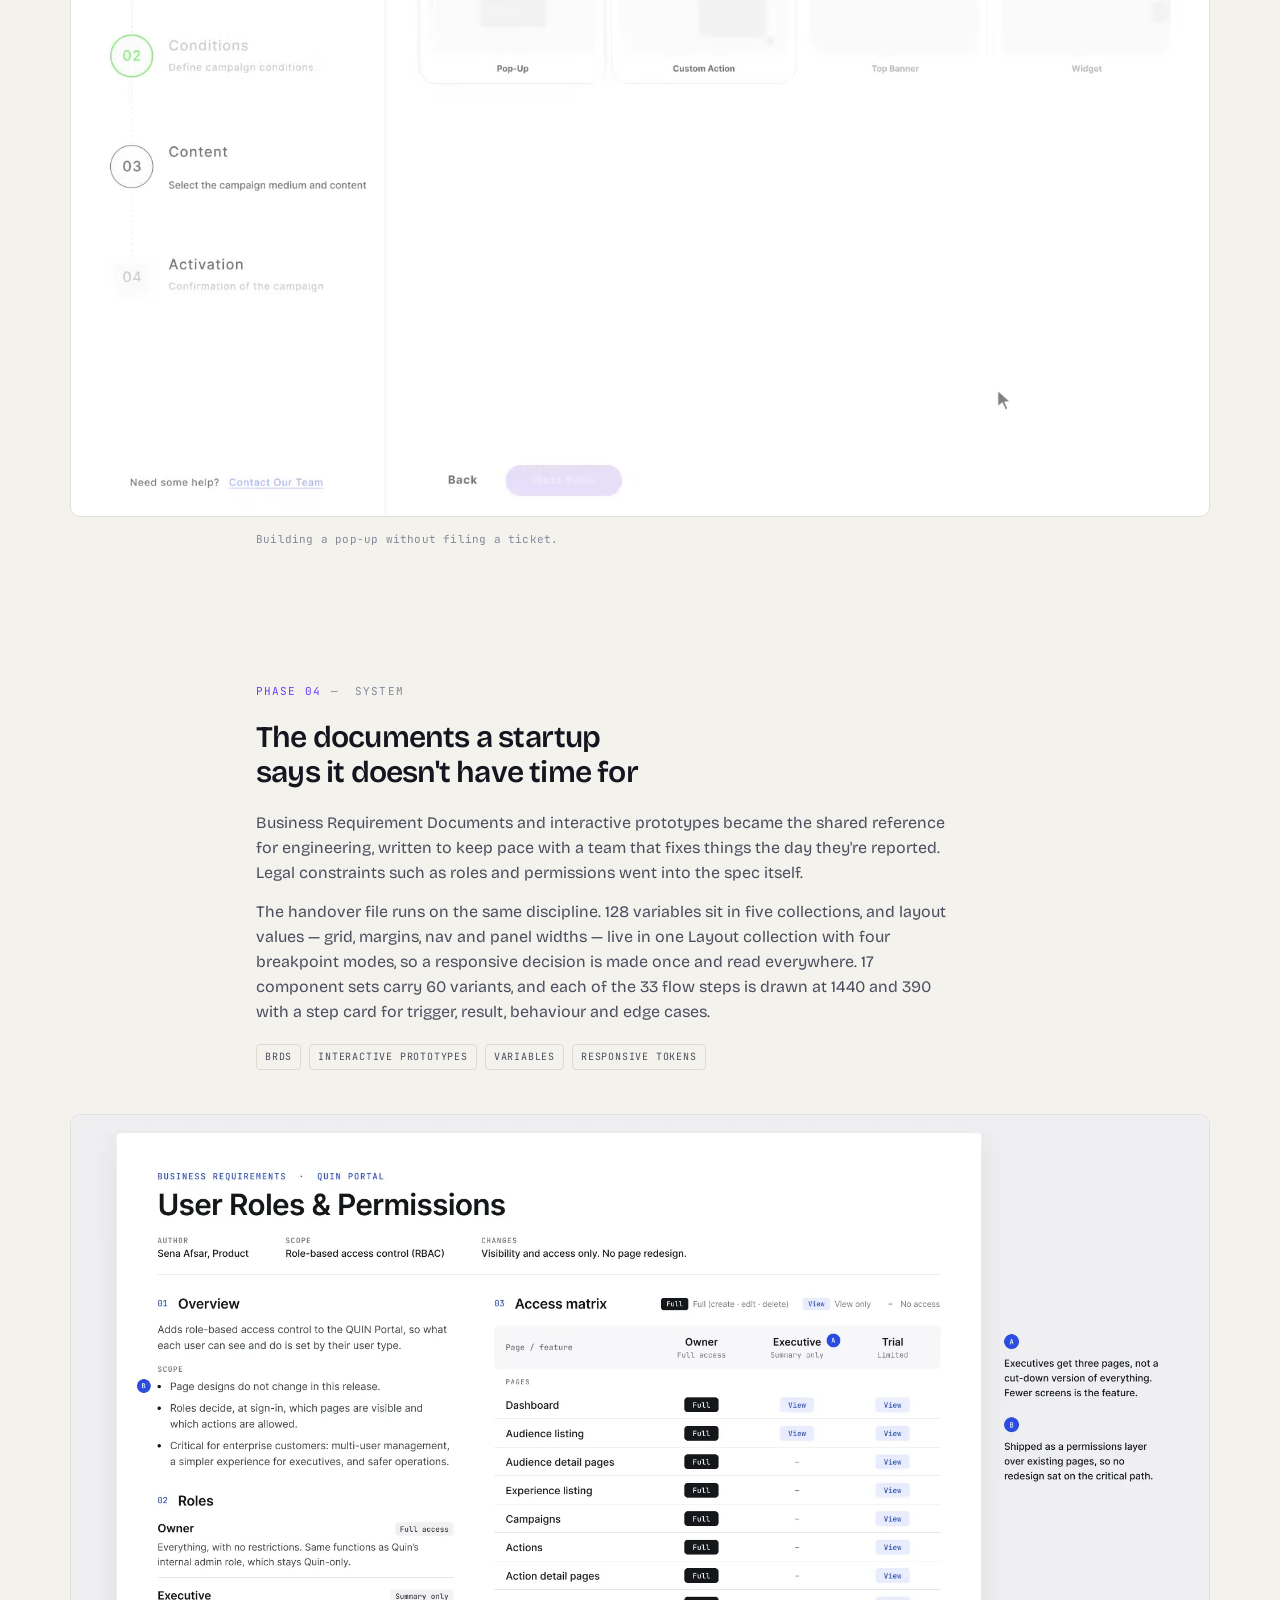
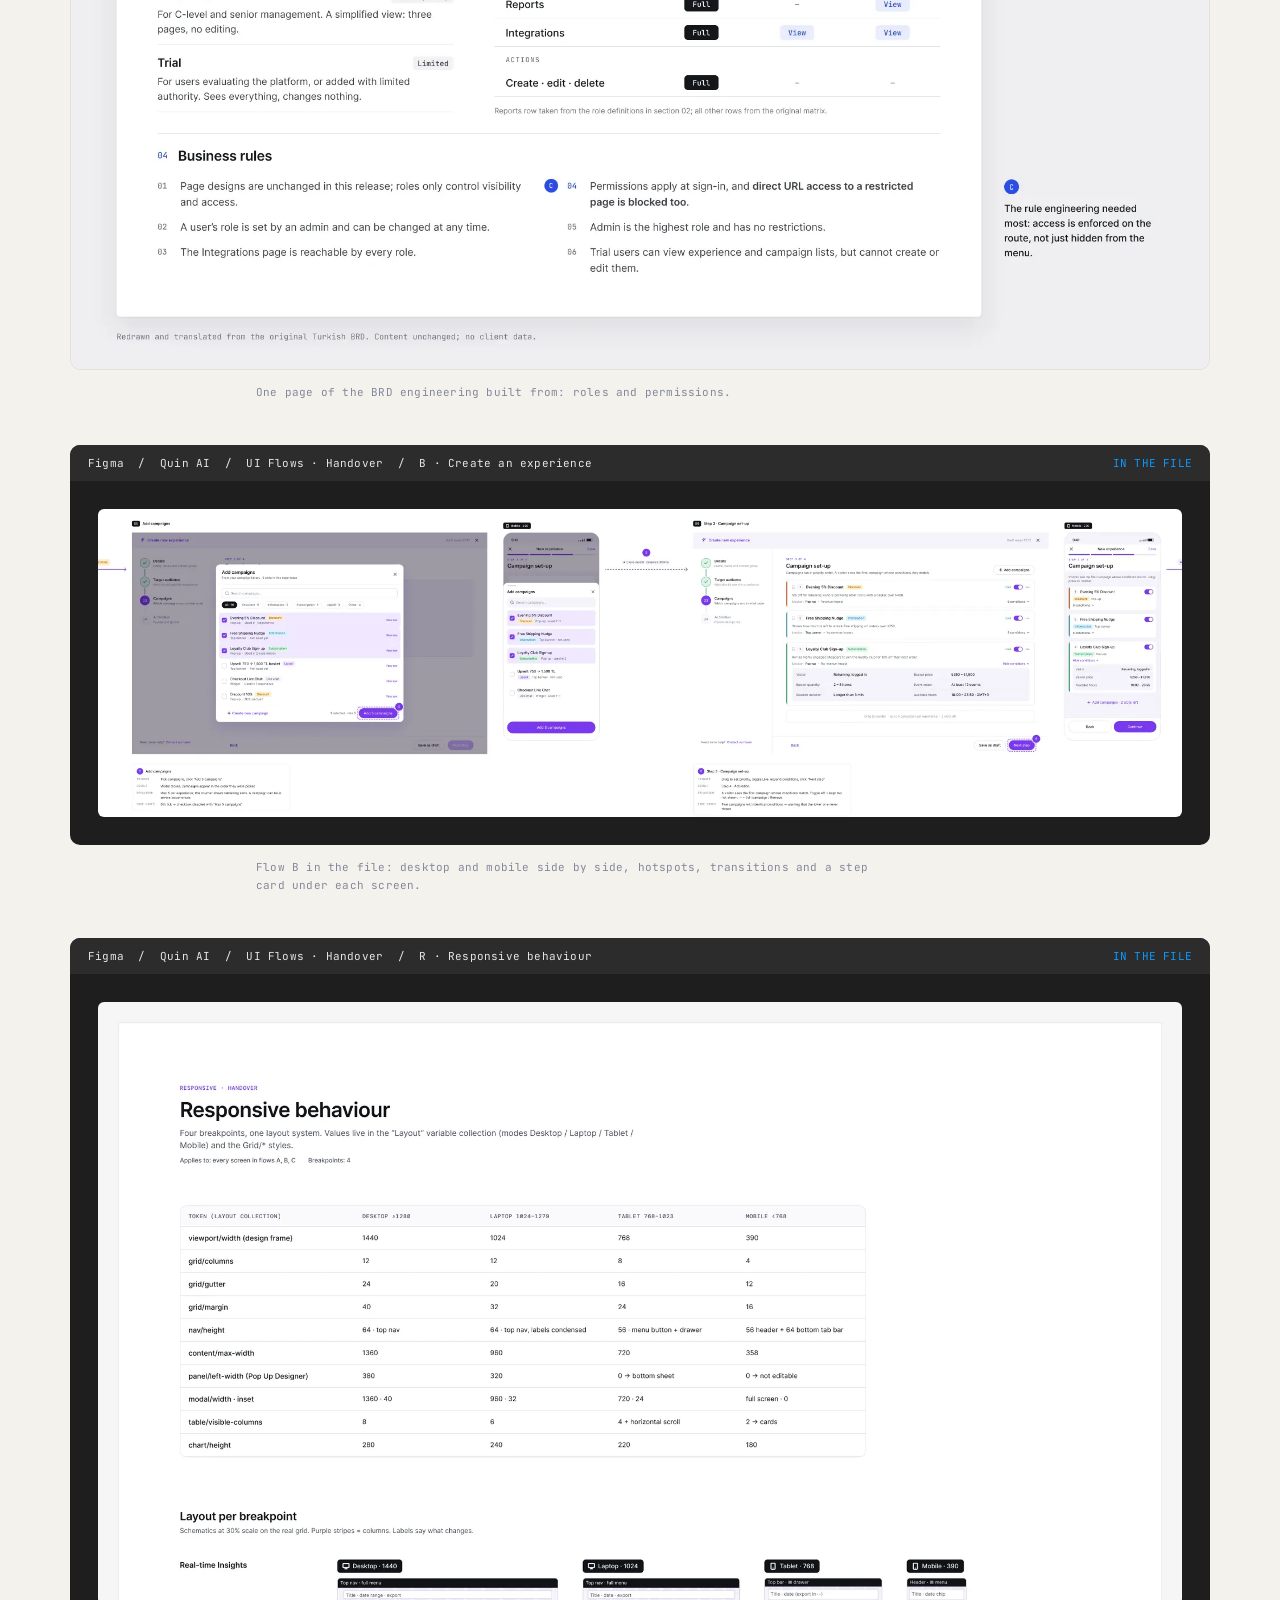
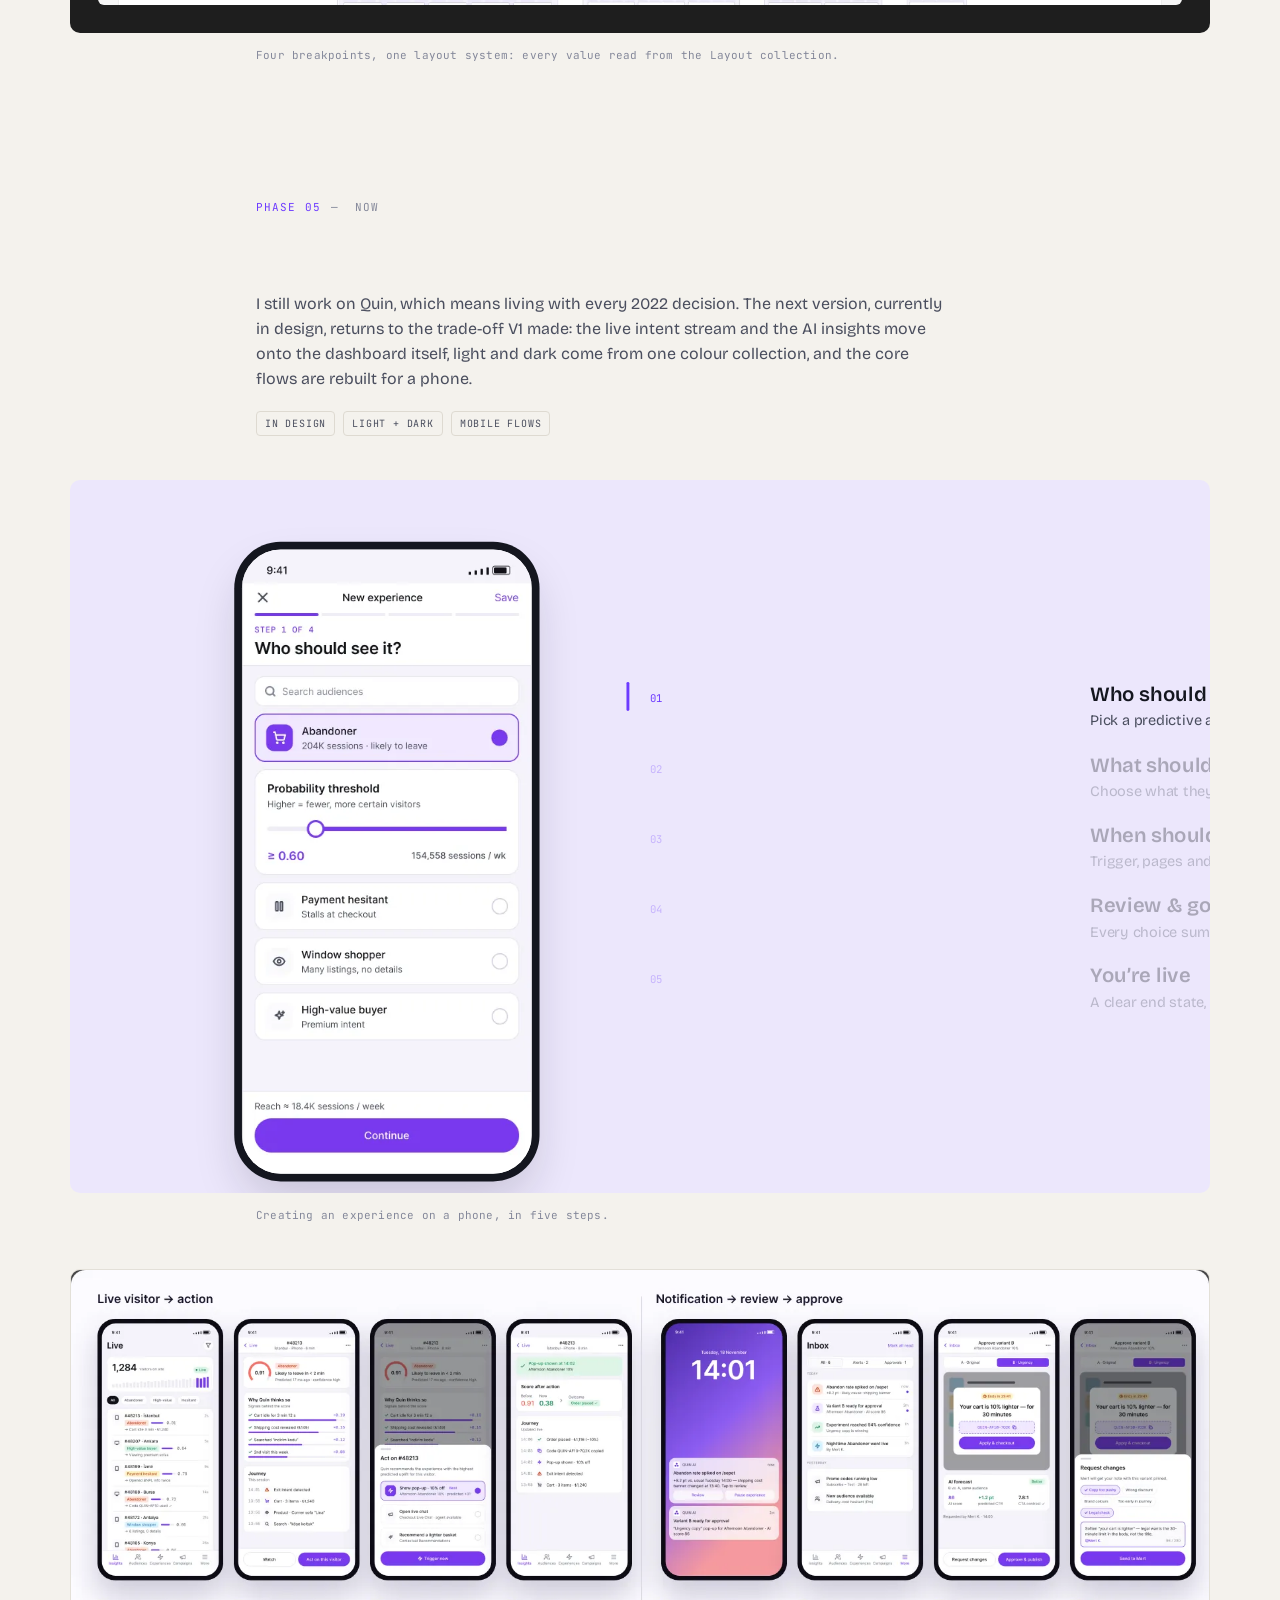
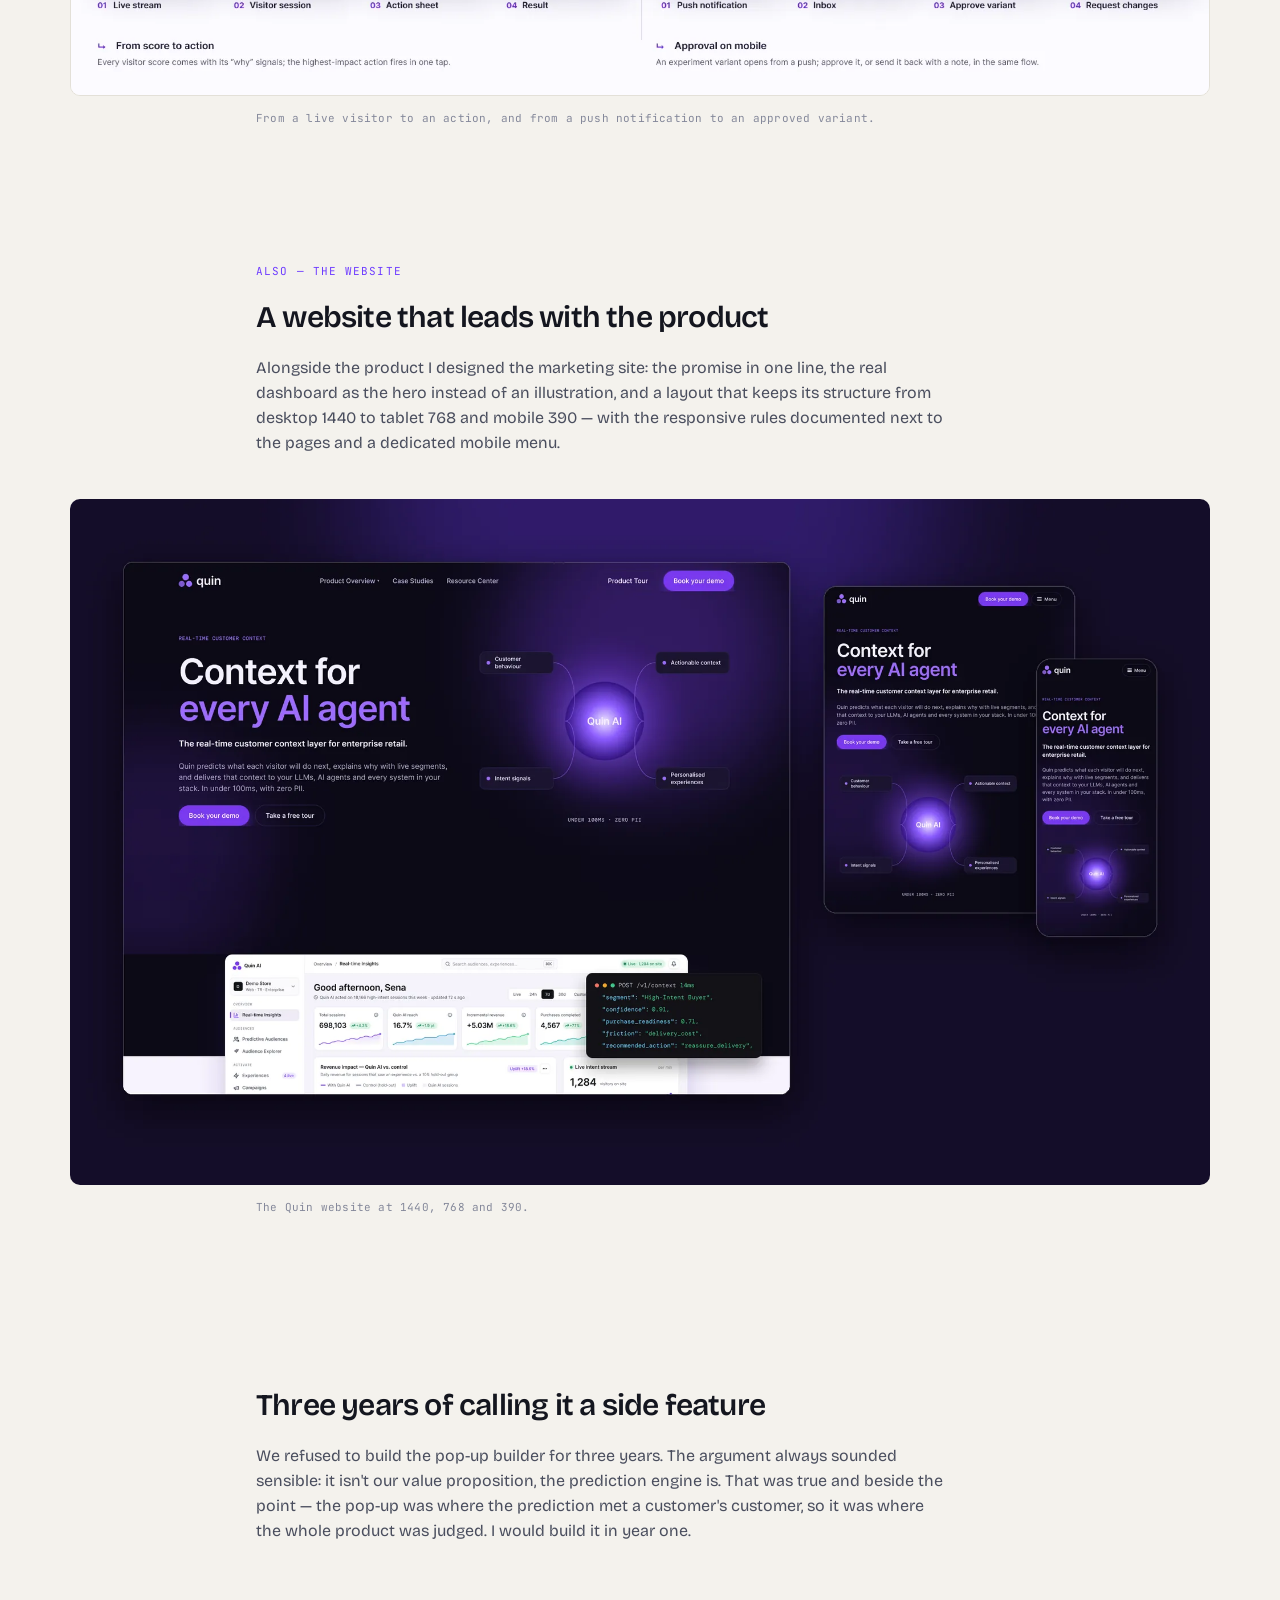
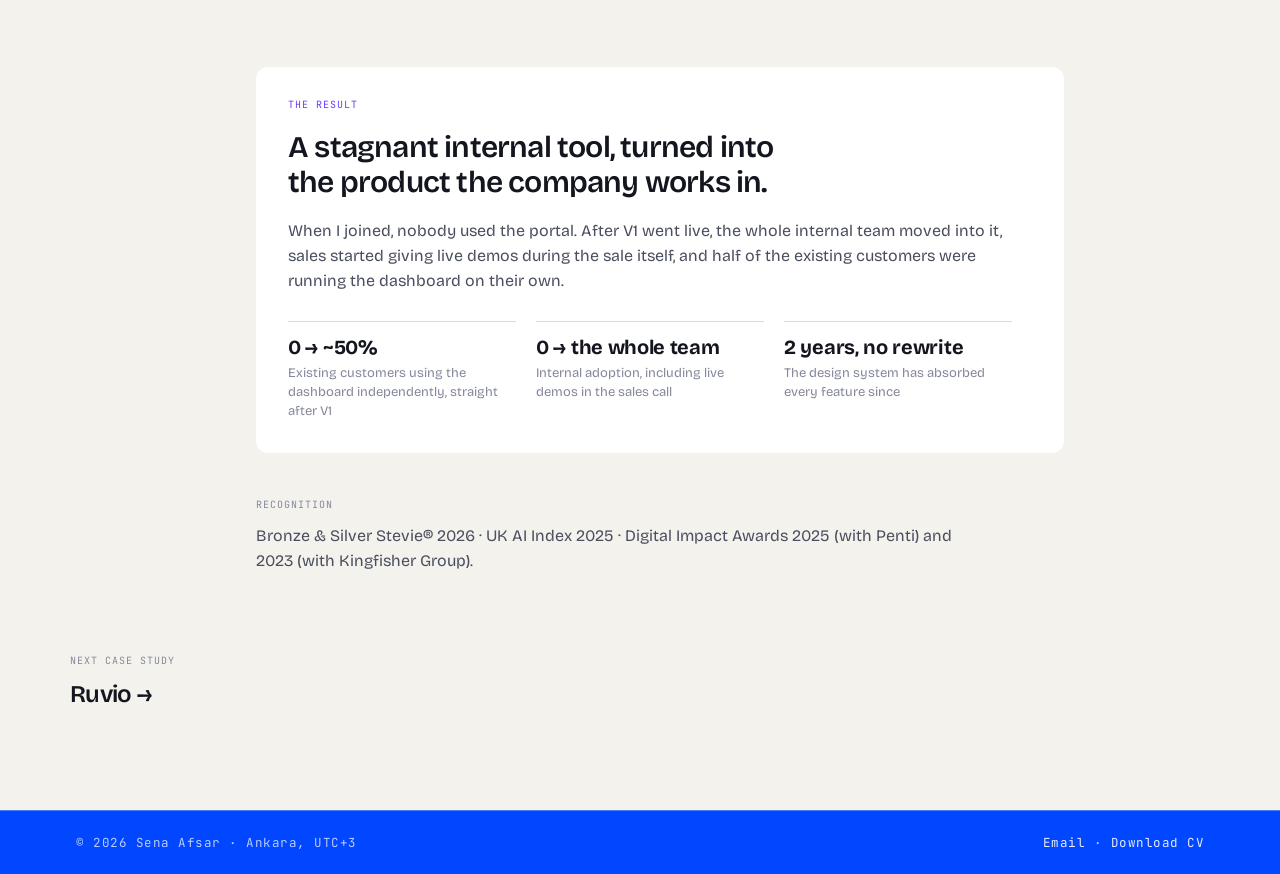
<file: quin-ai.html>
<!DOCTYPE html>
<html lang="en">
<head>
<meta charset="UTF-8">
<meta name="viewport" content="width=device-width, initial-scale=1.0, viewport-fit=cover">
<title>Quin AI — rescuing a dashboard nobody could build | Sena Afsar</title>
<meta name="description" content="An agency shipped a predictive-AI dashboard that couldn't be built and nobody used — not even the internal team. Three decisions that turned it into the product the company works in.">
<link rel="canonical" href="https://senaafsar.com/quin-ai.html">
<meta property="og:title" content="Quin AI — rescuing a dashboard nobody could build">
<meta property="og:description" content="An agency shipped a predictive-AI dashboard that couldn't be built and nobody used — not even the internal team. Three decisions that turned it into the product the company works in.">
<meta property="og:type" content="article">
<meta property="og:url" content="https://senaafsar.com/quin-ai.html">
<meta property="og:image" content="https://senaafsar.com/assets/img/home-quin.webp">
<meta name="twitter:card" content="summary_large_image">
<meta name="theme-color" content="#F4F2ED">
<link rel="icon" href="data:image/svg+xml,%3Csvg xmlns='http://www.w3.org/2000/svg' viewBox='0 0 32 32'%3E%3Crect width='32' height='32' rx='8' fill='%230047FF'/%3E%3Ctext x='16' y='23' font-family='monospace' font-size='18' font-weight='700' fill='%23fff' text-anchor='middle'%3ES%3C/text%3E%3C/svg%3E">
<link rel="preconnect" href="https://fonts.googleapis.com">
<link rel="preconnect" href="https://fonts.gstatic.com" crossorigin>
<link href="https://fonts.googleapis.com/css2?family=Bricolage+Grotesque:opsz,wdth,wght@12..96,75..100,400..800&family=JetBrains+Mono:wght@400;500&family=Inter:wght@600&display=swap" rel="stylesheet">
<link rel="stylesheet" href="assets/site.css?v=20261125">
</head>
<body class="case" style="--acc:#6d3bff">
<a class="skip" href="#main">Skip to content</a>
<header class="nav" id="top">
  <a class="sig" href="index.html" aria-label="Sena Afsar, home">SENA<b>.</b>AFSAR</a>
  <a class="lk wk" href="index.html#work">Work</a>
  <a class="lk sn" href="snapshots.html">Snapshots</a>
  <a class="btn-talk" href="index.html#contact">Send me the brief</a>
</header>
<main id="main">
<div class="phasebar"><div class="in"><nav class="phases" aria-label="Case sections"><a class="back" href="index.html#work">← All work</a><a href="#ph0" data-to="ph0">01 Discovery</a><a href="#ph1" data-to="ph1">02 Architecture</a><a href="#ph2" data-to="ph2">03 Interaction</a><a href="#ph3" data-to="ph3">04 System</a><a href="#ph4" data-to="ph4">05 Now</a><a href="#res" class="res" data-to="res">Result</a></nav><div class="prog"><i></i></div></div></div>
  <div class="cwrap">
   <section class="chero tc"><div class="meta"><span class="kind">AI / SaaS</span><span class="m2">2022 — Now · Lead designer + acting PM</span></div><h1><span class="wd" style="animation-delay:0.15s">The</span> <span class="wd" style="animation-delay:0.21s">rescue</span> <span class="wd" style="animation-delay:0.27s">that</span> <span class="wd" style="animation-delay:0.32999999999999996s">became</span> <span class="wd" style="animation-delay:0.39s">the</span> <span class="wd" style="animation-delay:0.44999999999999996s">product.</span></h1><p class="lede rv">An outsourced agency had delivered a UI that couldn't be built, for a platform nobody used — not customers, and not the company itself. I defined the product architecture, redesigned the dashboard end to end and built the system underneath it, so customers could run complex AI campaigns without hand-holding.</p></section>
   <figure class="fig" style="margin-inline:0"><div class="mwrap rv" style="aspect-ratio:1180/738;background:#ece7fc"><div class="stage wipe" style="height:738px"><div class="browser abs" style="left:48px;top:118px;width:1084px;height:530px"><div class="tb"><i></i><i></i><i></i></div><div class="pane scrolly"><img src="assets/img/quin-light.webp" alt="Quin dashboard, light mode"></div><div class="pane scrolly dark"><img src="assets/img/quin-dark.webp" alt="Quin dashboard, dark mode"></div><div class="edge"></div></div><span class="mchip c-l" style="left:48px;top:666px">LIGHT</span><span class="mchip c-d" style="left:110px;top:666px">DARK</span></div></div><figcaption class="cap">The dashboard as it is being redesigned now: one colour collection, two modes, no duplicated screens.</figcaption></figure>
   <section class="tc"><div class="facts"><div class="rv"><div class="k">Role</div><div class="v">Lead UX/UI Designer, acting product manager</div></div><div class="rv"><div class="k">Timeline</div><div class="v">2022 — 2024 · ongoing as Senior Product Designer</div></div><div class="rv"><div class="k">The core group</div><div class="v">CTO, lead developer, front-end developer, customer success lead — with me leading the process</div></div><div class="rv"><div class="k">Focus</div><div class="v">Information architecture · Brand identity · Complex prototyping · Design systems</div></div><div class="rv"><div class="k">Tools</div><div class="v">Figma & FigJam · Webflow · Jira / Confluence · Microsoft Clarity</div></div></div>
    <div class="shows"><div class="bh">What this case shows</div><div class="skills"><div class="skill rv"><div class="k">Information architecture</div><p>Split one tangled product into two objects — experiences and campaigns — each with its own report.</p></div><div class="skill rv"><div class="k">Product judgement</div><p>Shipped V1 without the AI features the company sold itself on, so a new customer could learn it in one sitting.</p></div><div class="skill rv"><div class="k">Systems & delivery</div><p>BRDs, interactive prototypes and a variable-driven system with four breakpoint modes.</p></div></div></div>
    <div class="build"><div class="bh">The build · from the current handover file</div><div class="bgrid"><div class="tile rv"><b data-c="128">128</b><span>variables in 5 collections: primitives, colour, spacing, radius, layout</span></div><div class="tile rv"><b data-c="4">4</b><span>breakpoint modes in one Layout collection — 1440 · 1024 · 768 · 390</span></div><div class="tile rv"><b data-c="17">17</b><span>component sets carrying 60 variants</span></div><div class="tile rv"><b data-c="33">33</b><span>flow steps, each drawn at desktop and mobile with a step card</span></div><div class="tile rv"><b data-c="">2 + 2 mo</b><span>pop-up builder: design, then build and test, plus a 1-week migration</span></div><div class="tile rv"><b data-c="2">2</b><span>colour modes from one collection — light and dark</span></div></div></div>
   </section>
   <section class="phase" id="ph0"><div class="tc"><div class="plabel rv"><b>PHASE 01</b><span>—&nbsp; DISCOVERY</span></div><h2 class="rv">Working out what could actually exist</h2><div class="pb"><p class="rv">The legacy platform worked strictly as an internal tool, and even internally it had lost: the team configured everything in the admin panel, then went back to Excel to read the results. No customer used the portal, and the agency concept accounted for neither the technical constraints nor the people who would use it.</p><p class="rv">So the first job wasn't drawing. With the CTO, the lead developer, the front-end developer and the customer success lead, I ran user research, mapped the competition and drew the flows the engine could genuinely support — and only then decided what the interface had to carry.</p></div><div class="ptags rv"><span class="ptag">User research</span><span class="ptag">Competitive analysis</span><span class="ptag">Flow diagrams</span></div></div><figure class="fig" style="margin-inline:0"><div class="fbox rv" style="aspect-ratio:1600/1000"><video muted loop playsinline preload="metadata" poster="assets/video/quin-before-after-poster.webp" aria-label="A divider wipes across the campaign page: on one side the agency build with six empty metric cards, on the other the rebuild with the live campaign, last week’s summary and campaign analytics."><source src="assets/video/quin-before-after.webm" type="video/webm"><source src="assets/video/quin-before-after.mp4" type="video/mp4"></video></div><figcaption class="cap">Before · six cards of equal weight, none of them answering a question. After · the campaign first, then what it did, then where the money came from.</figcaption></figure></section><section class="phase" id="ph1"><div class="tc"><div class="plabel rv"><b>PHASE 02</b><span>—&nbsp; ARCHITECTURE</span></div><h2 class="rv">Two objects, each with one job</h2><div class="pb"><p class="rv">An experience decides who sees something and when: an audience, a schedule, and campaigns in priority order — the first one whose conditions match wins. A campaign decides what is shown: its type, conditions and content. Campaigns are reusable, so one can run inside many experiences, and each object gets its own report.</p><p class="rv">V1 was scoped against the same map. We parked the live feed and the AI-generated insights: onboarding got dramatically simpler and the workload came down enough to ship. The cost was real — for a while the insights went out as separate reports, assembled by hand by the analytics and customer success teams.</p></div><div class="hl-box rv"><div><div class="k">Highlight</div><p>A rescue that takes another year isn't a rescue — so V1 shipped without the AI features the company sold itself on.</p></div></div><div class="ptags rv"><span class="ptag">Information architecture</span><span class="ptag">V1 scoping</span><span class="ptag">Acting PM</span></div></div><figure class="fig" style="margin-inline:0"><div class="fbox rv" style="aspect-ratio:1180/677"><img src="assets/img/quin-arch.webp" alt="What moved, and where it went: the agency build against the rebuilt structure." loading="lazy"></div><figcaption class="cap">What moved, and where it went: the agency build against the rebuilt structure.</figcaption></figure></section><section class="phase" id="ph2"><div class="tc"><div class="plabel rv"><b>PHASE 03</b><span>—&nbsp; INTERACTION</span></div><h2 class="rv">Rules you can read off the screen</h2><div class="pb"><p class="rv">Campaign set-up is where the architecture meets an ops team that uses it all day, so its rules are visible rather than documented: state is one word and one switch; priority is shown as order, and the number says who wins; conditions read as sentences — “longer than 3 min”, never a raw range; a finished step keeps its one-line answer.</p><p class="rv">The pop-up builder was built natively rather than bolted on, because until then every campaign had been a custom build. Two months of design checked it against what people had actually been filing requests for, then two months of build and testing, and a week to migrate every existing action into the new format.</p></div><div class="hl-box rv"><div><div class="k">Highlight</div><p>After the builder, customer success and the front-end developer could put a requested design live themselves — no developer, no custom build, no queue.</p></div></div><div class="ptags rv"><span class="ptag">Interaction design</span><span class="ptag">Pop-up builder</span><span class="ptag">Prototyping</span></div></div><figure class="fig" style="margin-inline:0"><div class="fbox rv" style="aspect-ratio:1180/738"><img src="assets/img/quin-setup.webp" alt="Campaign set-up: priority order, one-word state, conditions written as sentences." loading="lazy"></div><figcaption class="cap">Campaign set-up: priority order, one-word state, conditions written as sentences.</figcaption></figure><figure class="fig" style="margin-inline:0"><div class="fbox rv" style="aspect-ratio:1600/1000"><video muted loop playsinline preload="metadata" poster="assets/video/quin-popup-builder-poster.webp" aria-label="The pop-up builder in use: a button is selected on the canvas, its colour, corner radius and width are set in the side panel, and the preview updates."><source src="assets/video/quin-popup-builder.webm" type="video/webm"><source src="assets/video/quin-popup-builder.mp4" type="video/mp4"></video></div><figcaption class="cap">Building a pop-up without filing a ticket.</figcaption></figure></section><section class="phase" id="ph3"><div class="tc"><div class="plabel rv"><b>PHASE 04</b><span>—&nbsp; SYSTEM</span></div><h2 class="rv">The documents a startup says it doesn't have time for</h2><div class="pb"><p class="rv">Business Requirement Documents and interactive prototypes became the shared reference for engineering, written to keep pace with a team that fixes things the day they're reported. Legal constraints such as roles and permissions went into the spec itself.</p><p class="rv">The handover file runs on the same discipline. 128 variables sit in five collections, and layout values — grid, margins, nav and panel widths — live in one Layout collection with four breakpoint modes, so a responsive decision is made once and read everywhere. 17 component sets carry 60 variants, and each of the 33 flow steps is drawn at 1440 and 390 with a step card for trigger, result, behaviour and edge cases.</p></div><div class="ptags rv"><span class="ptag">BRDs</span><span class="ptag">Interactive prototypes</span><span class="ptag">Variables</span><span class="ptag">Responsive tokens</span></div></div><figure class="fig" style="margin-inline:0"><div class="fbox rv" style="aspect-ratio:1180/886"><img src="assets/img/quin-brd.webp" alt="One page of the BRD engineering built from: roles and permissions." loading="lazy"></div><figcaption class="cap">One page of the BRD engineering built from: roles and permissions.</figcaption></figure><figure class="fig" style="margin-inline:0"><div class="ws rv"><div class="bar"><span>Figma  /  Quin AI  /  UI Flows · Handover  /  B · Create an experience</span><span>IN THE FILE</span></div><img src="assets/img/quin-flowb.webp" alt="Flow B in the file: desktop and mobile side by side, hotspots, transitions and a step card under each screen." loading="lazy"></div><figcaption class="cap">Flow B in the file: desktop and mobile side by side, hotspots, transitions and a step card under each screen.</figcaption></figure><figure class="fig" style="margin-inline:0"><div class="ws rv"><div class="bar"><span>Figma  /  Quin AI  /  UI Flows · Handover  /  R · Responsive behaviour</span><span>IN THE FILE</span></div><img src="assets/img/quin-responsive.webp" alt="Four breakpoints, one layout system: every value read from the Layout collection." loading="lazy"></div><figcaption class="cap">Four breakpoints, one layout system: every value read from the Layout collection.</figcaption></figure></section><section class="phase" id="ph4"><div class="tc"><div class="plabel rv"><b>PHASE 05</b><span>—&nbsp; NOW</span></div><h2 class="rv">Bringing back what V1 parked</h2><div class="pb"><p class="rv">I still work on Quin, which means living with every 2022 decision. The next version, currently in design, returns to the trade-off V1 made: the live intent stream and the AI insights move onto the dashboard itself, light and dark come from one colour collection, and the core flows are rebuilt for a phone.</p></div><div class="ptags rv"><span class="ptag">In design</span><span class="ptag">Light + dark</span><span class="ptag">Mobile flows</span></div></div><figure class="fig" style="margin-inline:0"><div class="mwrap rv" style="aspect-ratio:1180/738;background:#ece7fc"><div class="stage phone" data-m="phone" style="height:738px"><div class="device abs" style="left:170px;top:64px;width:316px;height:662px"><div class="scr"><img src="assets/img/quin-m1.webp" alt="Who should see it?" class="on"><img src="assets/img/quin-m2.webp" alt="What should they see?" class=""><img src="assets/img/quin-m3.webp" alt="When should it appear?" class=""><img src="assets/img/quin-m4.webp" alt="Review & go live" class=""><img src="assets/img/quin-m5.webp" alt="You’re live" class=""></div></div><div class="ind"></div><div class="steps"><div class="step on"><span class="n">01</span><div><b>Who should see it?</b><span>Pick a predictive audience.</span></div></div><div class="step"><span class="n">02</span><div><b>What should they see?</b><span>Choose what they see, and where.</span></div></div><div class="step"><span class="n">03</span><div><b>When should it appear?</b><span>Trigger, pages and schedule, set as chips.</span></div></div><div class="step"><span class="n">04</span><div><b>Review & go live</b><span>Every choice summarised on one screen.</span></div></div><div class="step"><span class="n">05</span><div><b>You’re live</b><span>A clear end state, with the next step offered.</span></div></div></div></div></div><figcaption class="cap">Creating an experience on a phone, in five steps.</figcaption></figure><figure class="fig" style="margin-inline:0"><div class="fbox rv top" style="aspect-ratio:1180/443"><img src="assets/img/quin-live.webp" alt="From a live visitor to an action, and from a push notification to an approved variant." loading="lazy"></div><figcaption class="cap">From a live visitor to an action, and from a push notification to an approved variant.</figcaption></figure></section>
   <section class="phase"><div class="tc"><div class="plabel rv"><b>ALSO — THE WEBSITE</b></div><h2 class="rv">A website that leads with the product</h2><div class="pb"><p class="rv">Alongside the product I designed the marketing site: the promise in one line, the real dashboard as the hero instead of an illustration, and a layout that keeps its structure from desktop 1440 to tablet 768 and mobile 390 — with the responsive rules documented next to the pages and a dedicated mobile menu.</p></div></div><figure class="fig" style="margin-inline:0"><div class="fbox rv" style="aspect-ratio:1180/710;border:0"><img src="assets/img/quin-web.webp" alt="The Quin website at 1440, 768 and 390." loading="lazy"></div><figcaption class="cap">The Quin website at 1440, 768 and 390.</figcaption></figure></section>
   <section class="phase"><div class="tc"><div class="plabel rv"><span>IN HINDSIGHT</span></div><h2 class="rv">Three years of calling it a side feature</h2><div class="pb"><p class="rv">We refused to build the pop-up builder for three years. The argument always sounded sensible: it isn't our value proposition, the prediction engine is. That was true and beside the point — the pop-up was where the prediction met a customer's customer, so it was where the whole product was judged. I would build it in year one.</p></div></div></section>
   <section class="phase" id="res" style="padding-top:110px"><div class="tc"><div class="rcard rv"><div class="k">The result</div><h2>A stagnant internal tool, turned into the product the company works in.</h2><p>When I joined, nobody used the portal. After V1 went live, the whole internal team moved into it, sales started giving live demos during the sale itself, and half of the existing customers were running the dashboard on their own.</p><div class="stats"><div><b>0 → ~50%</b><span>Existing customers using the dashboard independently, straight after V1</span></div><div><b>0 → the whole team</b><span>Internal adoption, including live demos in the sales call</span></div><div><b>2 years, no rewrite</b><span>The design system has absorbed every feature since</span></div></div></div></div></section>
   <section class="recog tc"><div class="rv"><div class="k">Recognition</div><p>Bronze & Silver Stevie® 2026 · UK AI Index 2025 · Digital Impact Awards 2025 (with Penti) and 2023 (with Kingfisher Group).</p></div></section>
   <div class="next tc"><a href="ruvio.html"><div class="k">Next case study</div><b>Ruvio <i>→</i></b></a></div>
  </div>
  <footer class="foot"><div class="in"><span>© 2026 Sena Afsar · Ankara, UTC+3</span><span><a href="mailto:senaafsar0@gmail.com">Email</a> · <a href="assets/Sena-Afsar-CV.pdf?v=20261123" target="_blank" rel="noopener">Download CV</a></span></div></footer>
</main>
<script src="assets/site.js?v=20261125"></script>
</body>
</html>
</file>
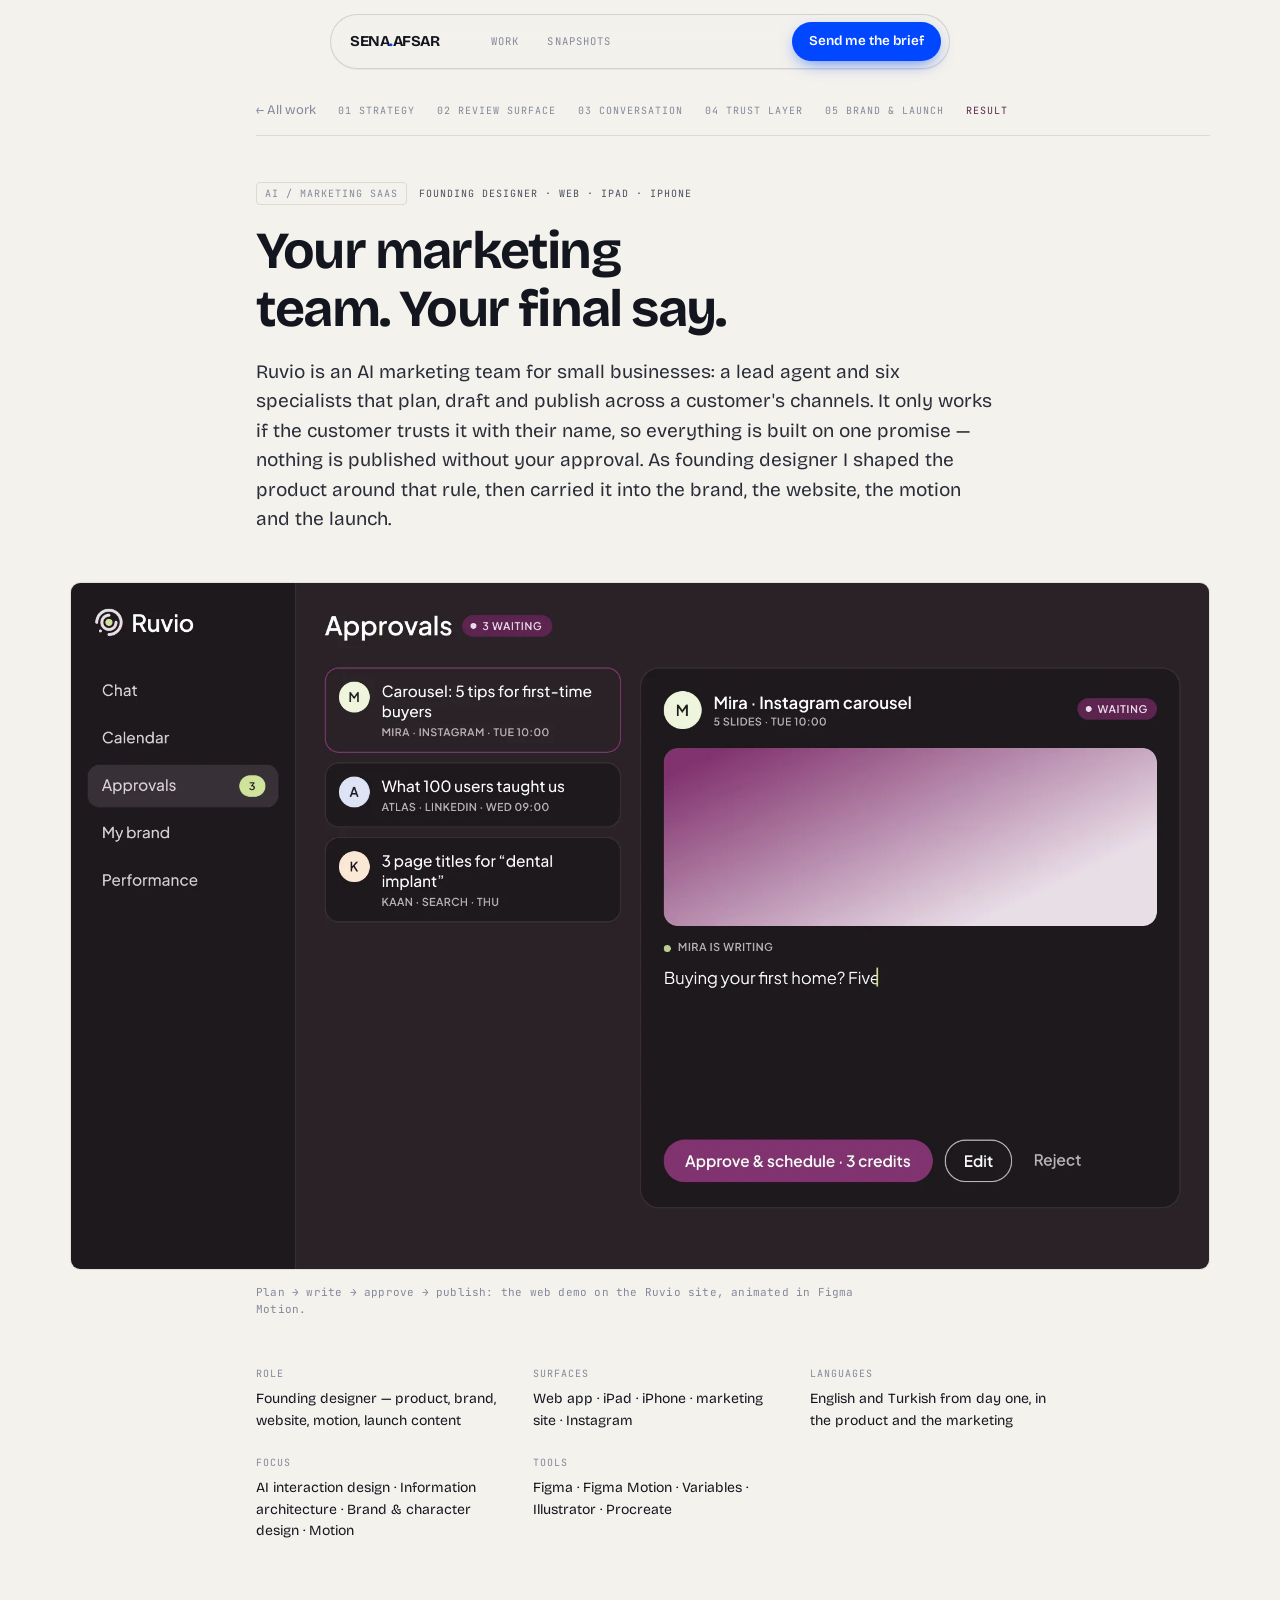
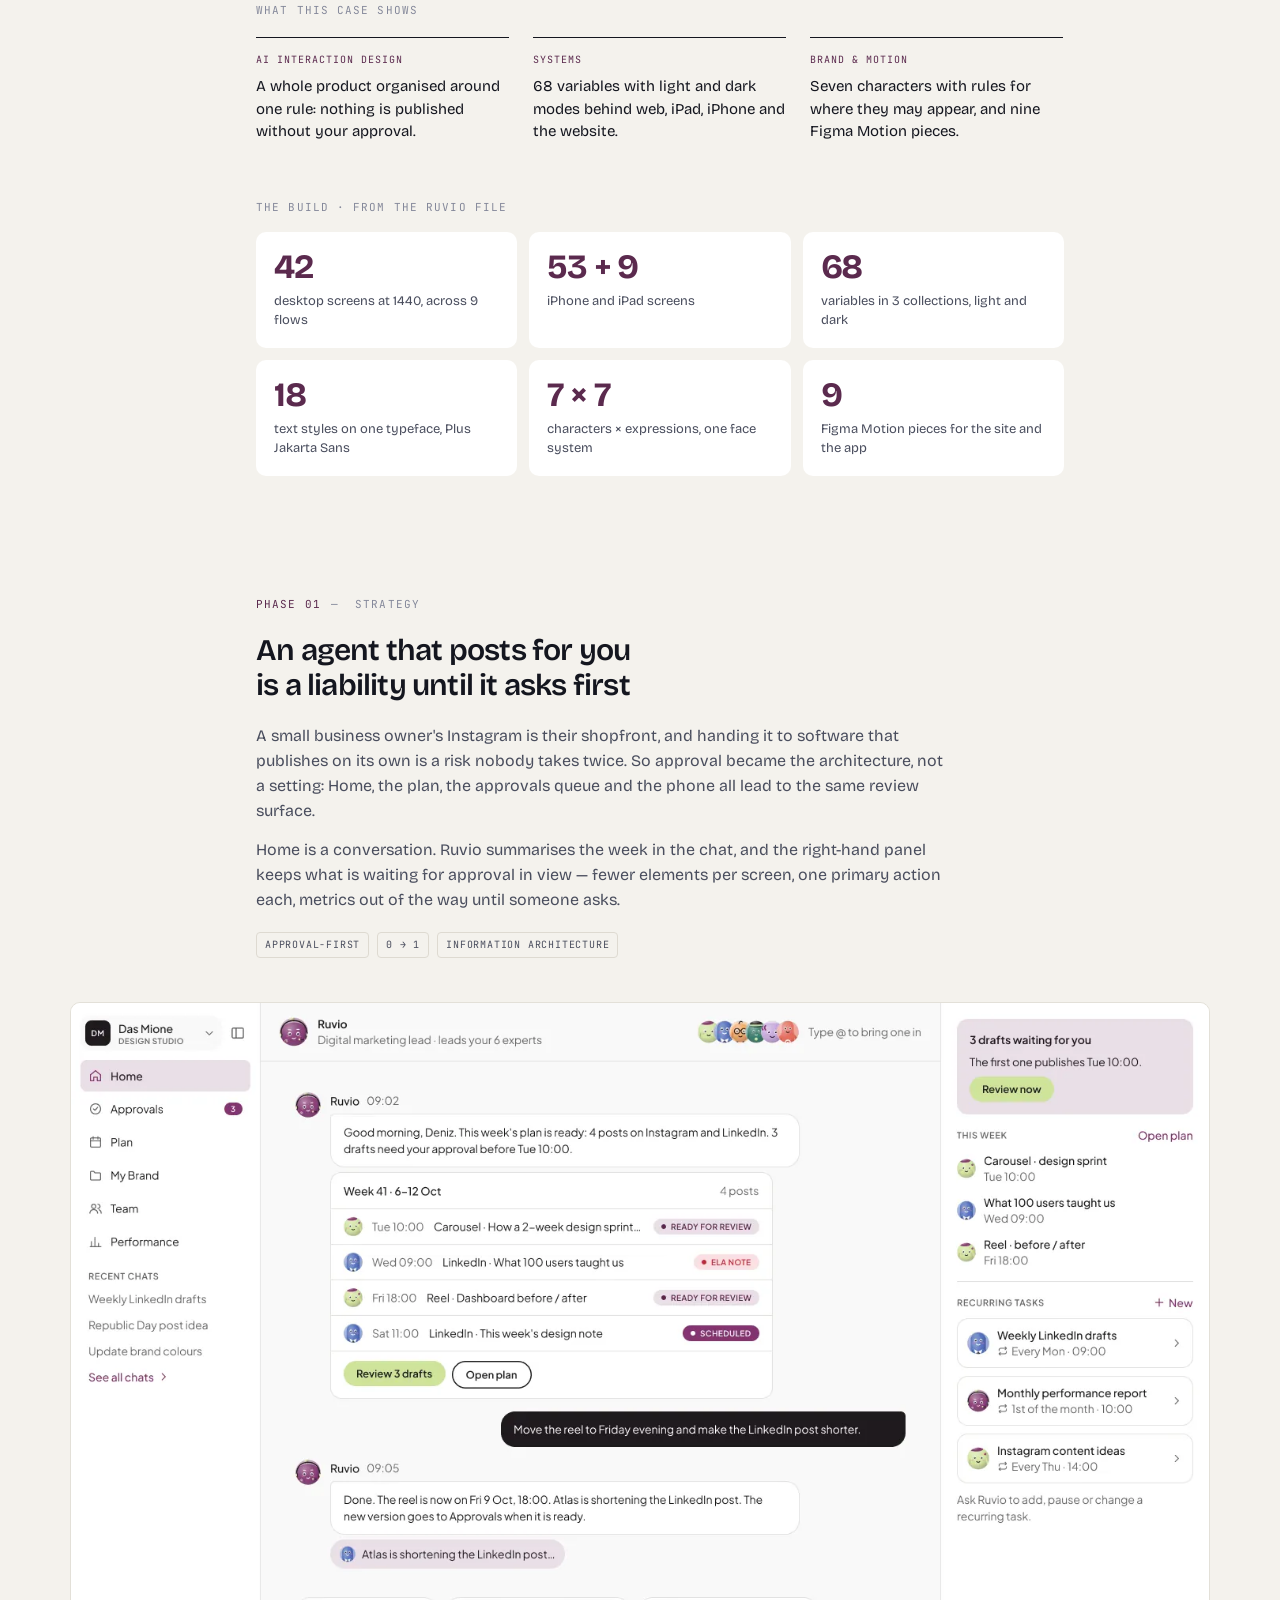
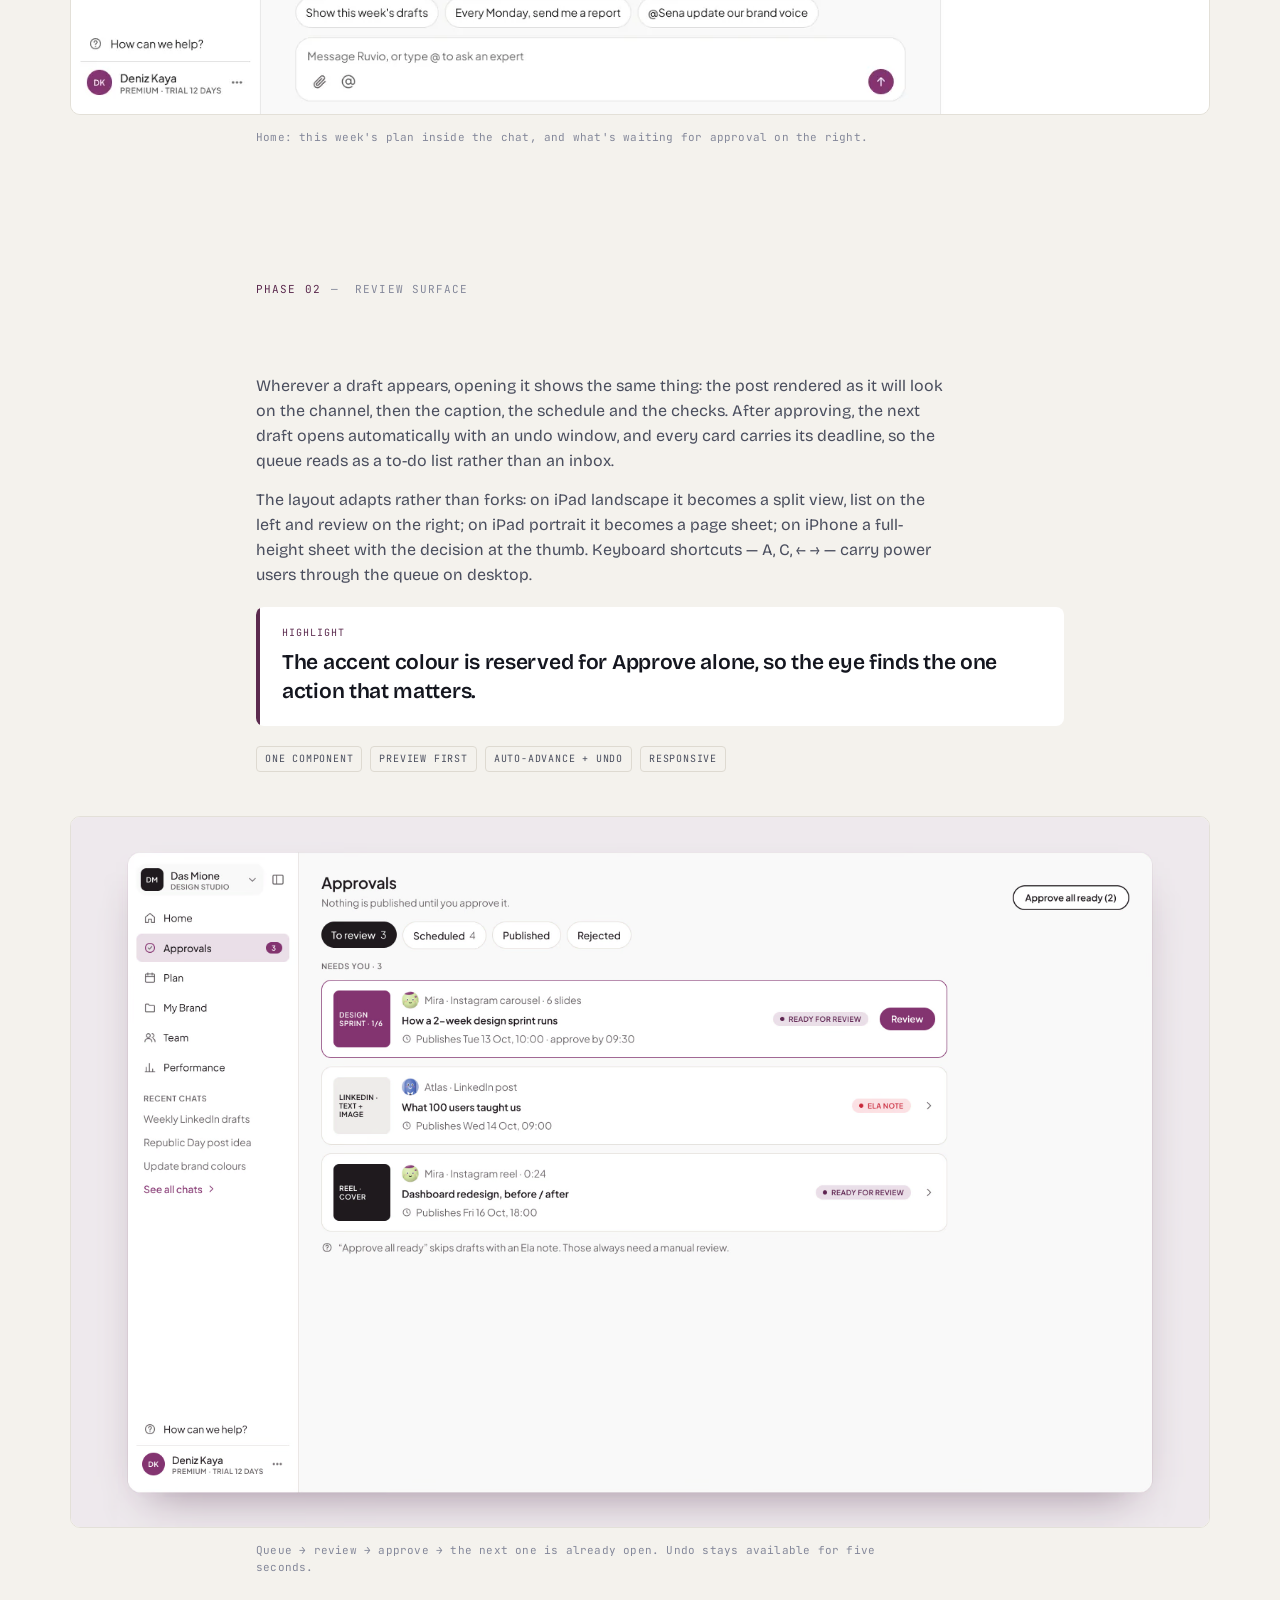
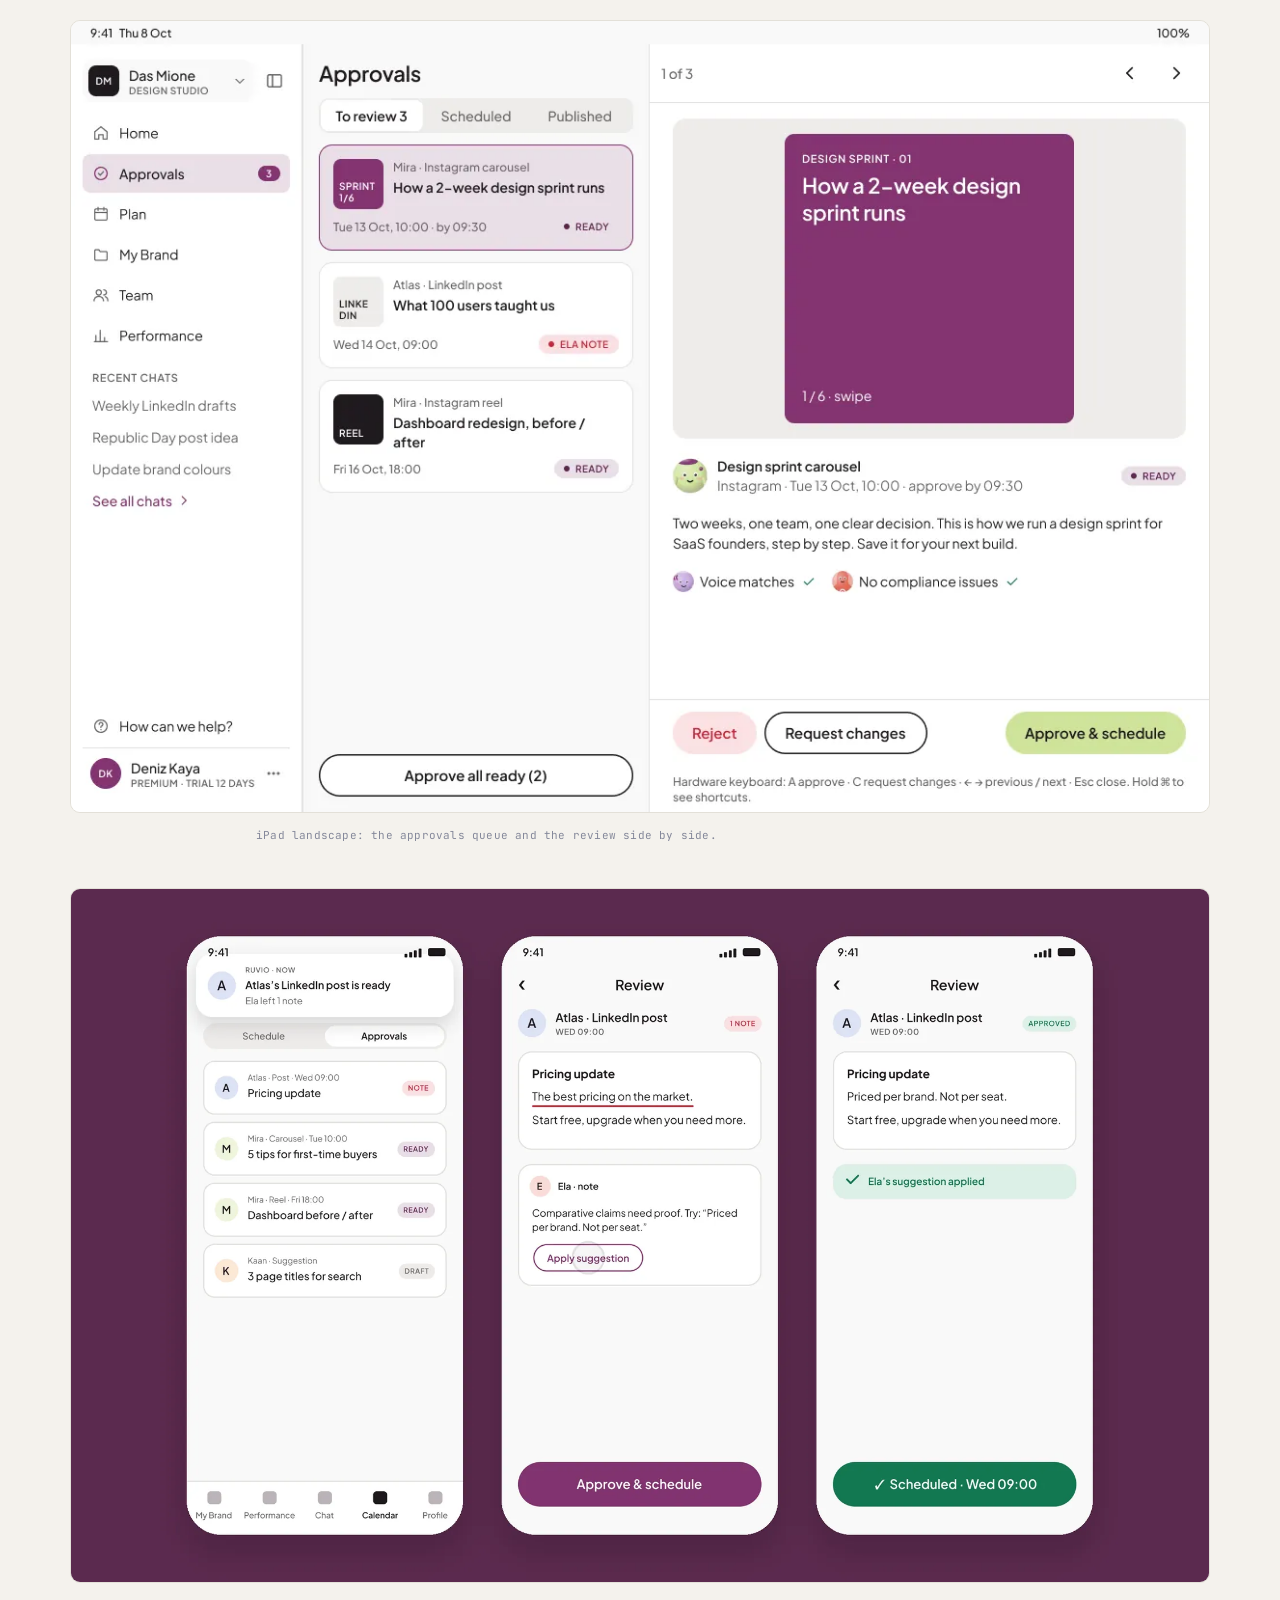
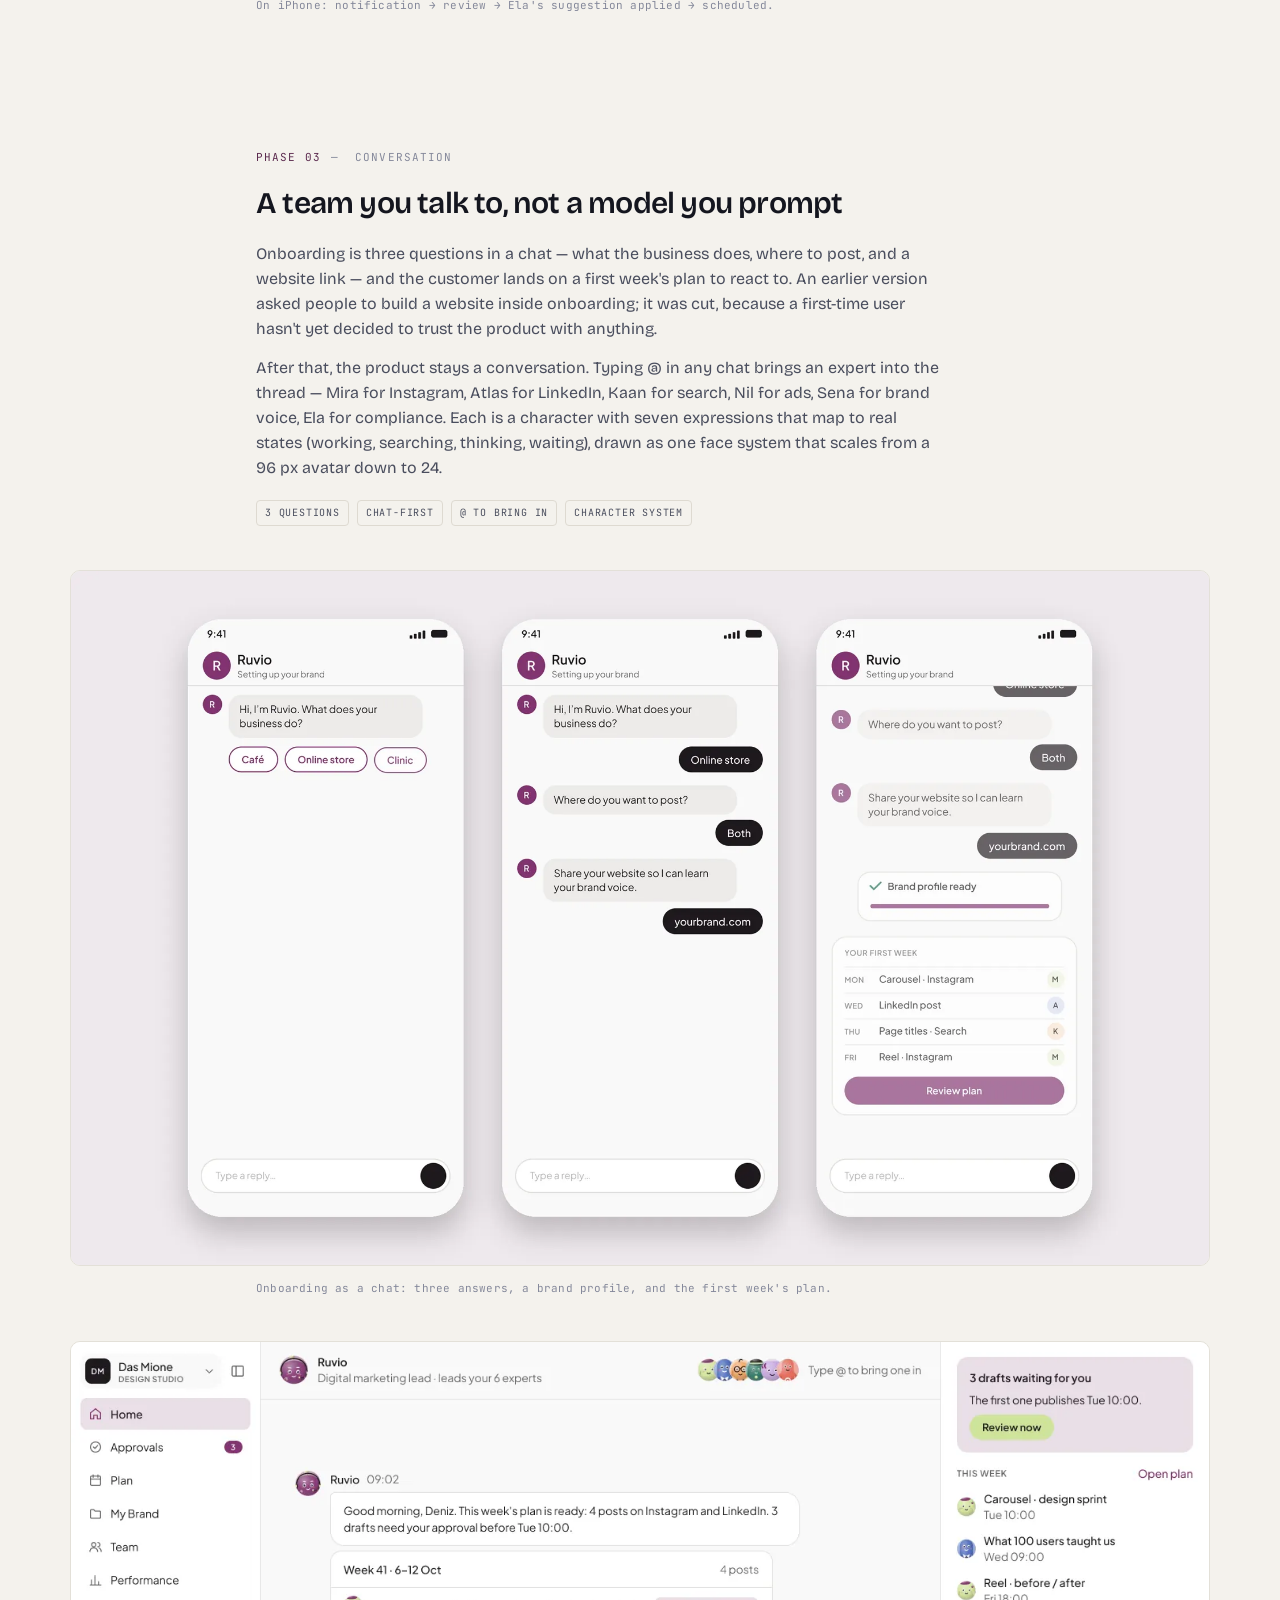
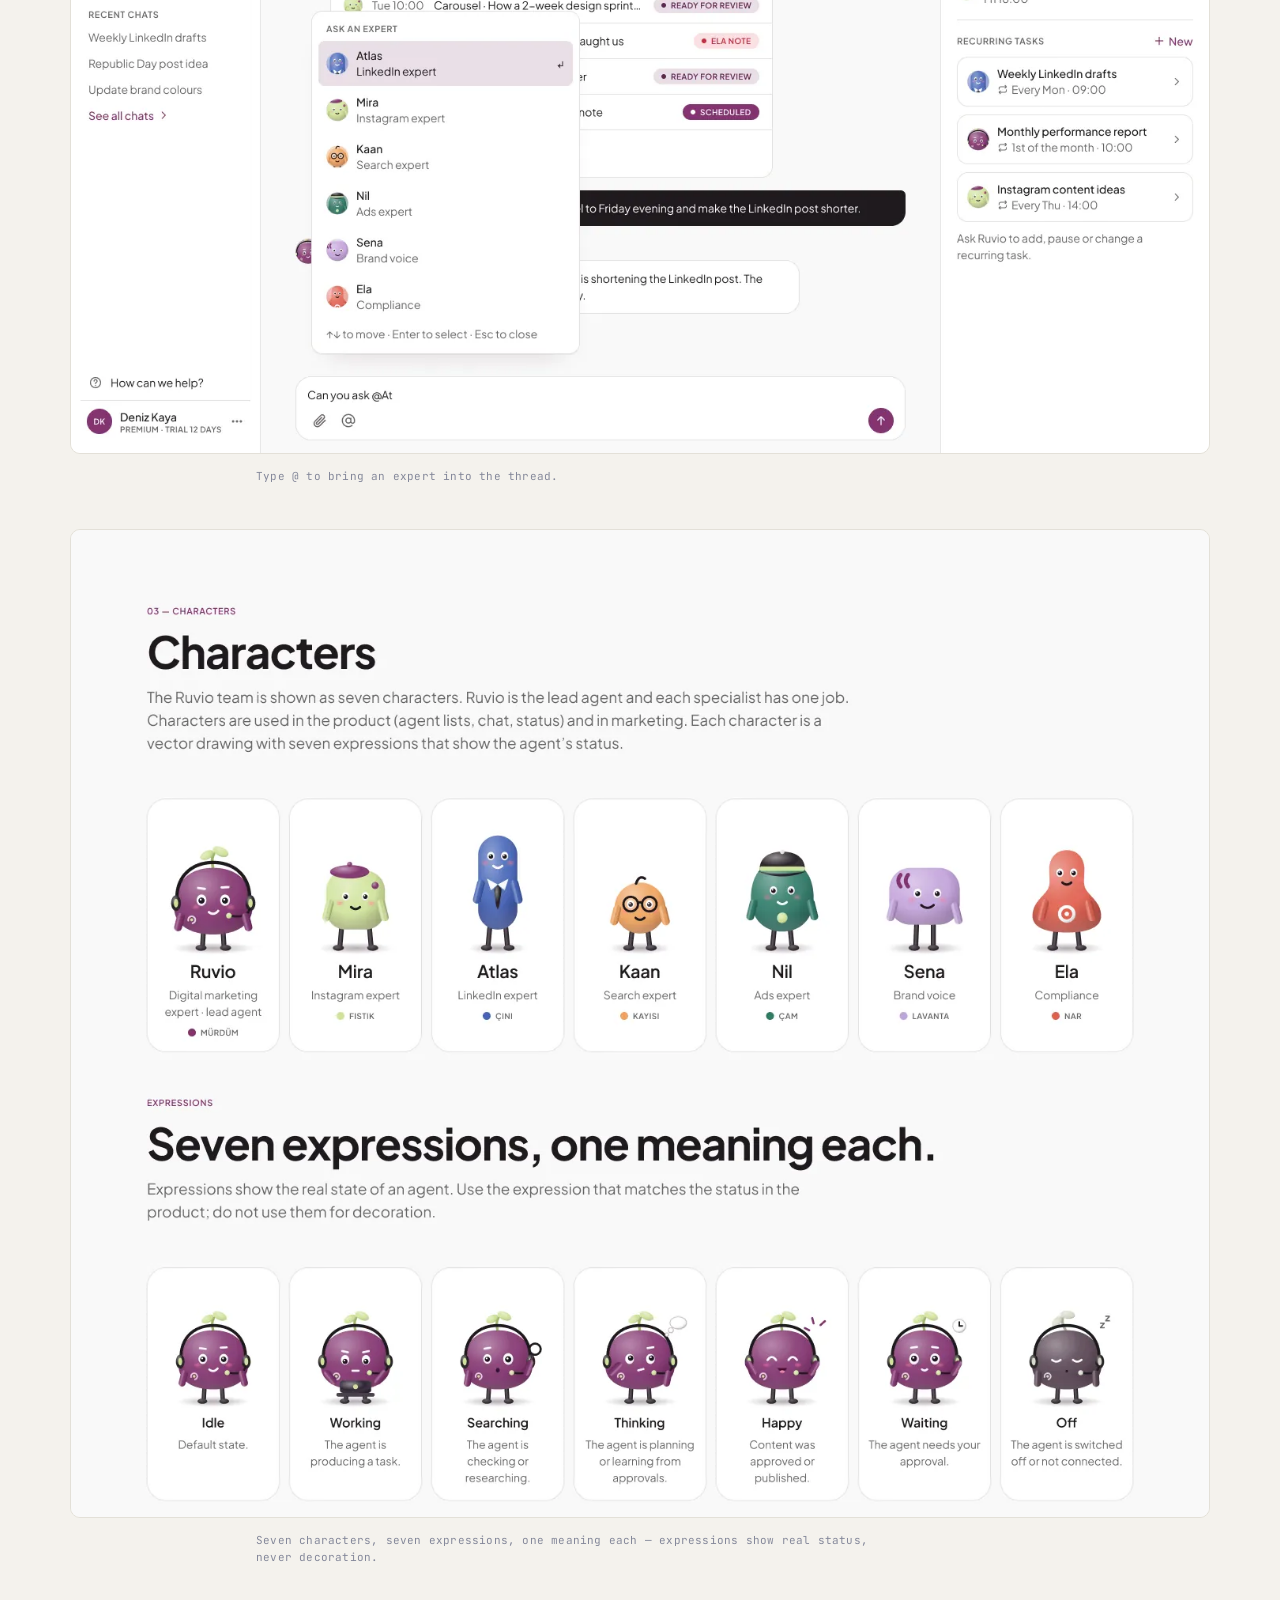
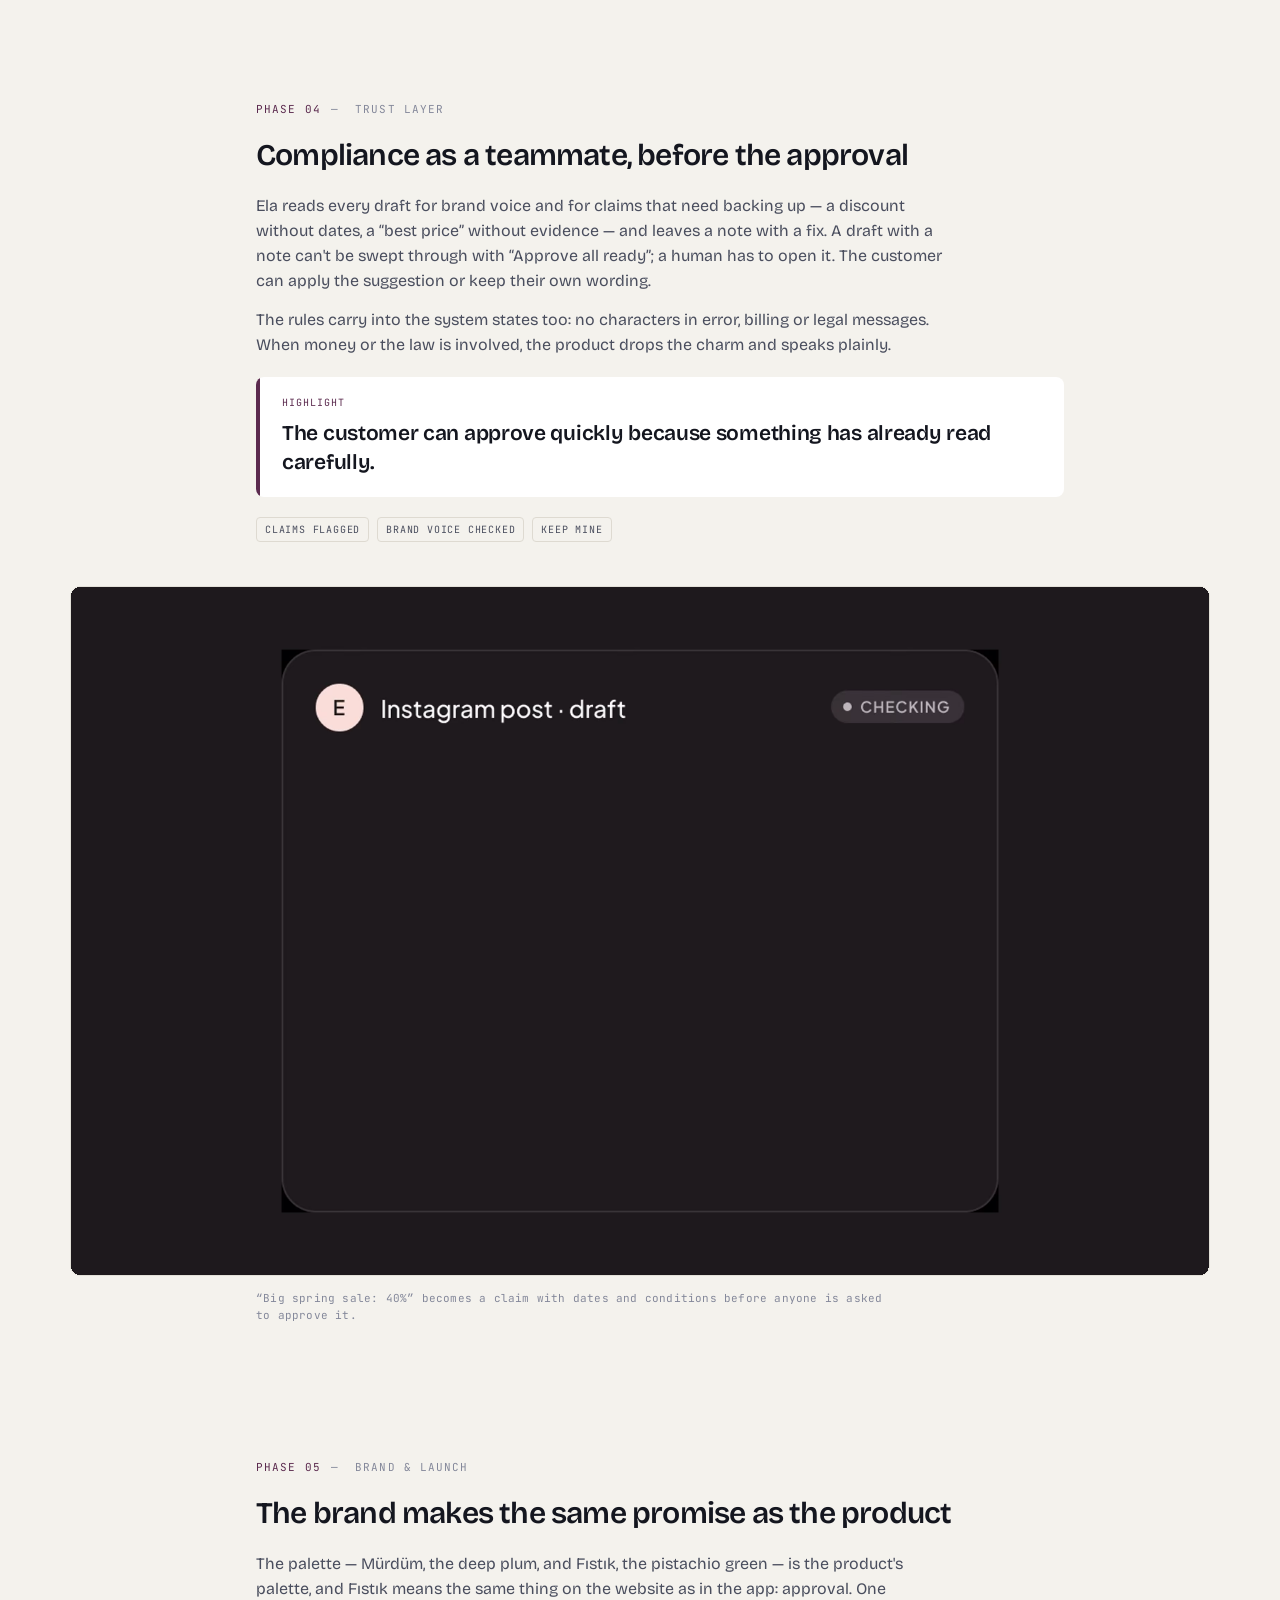
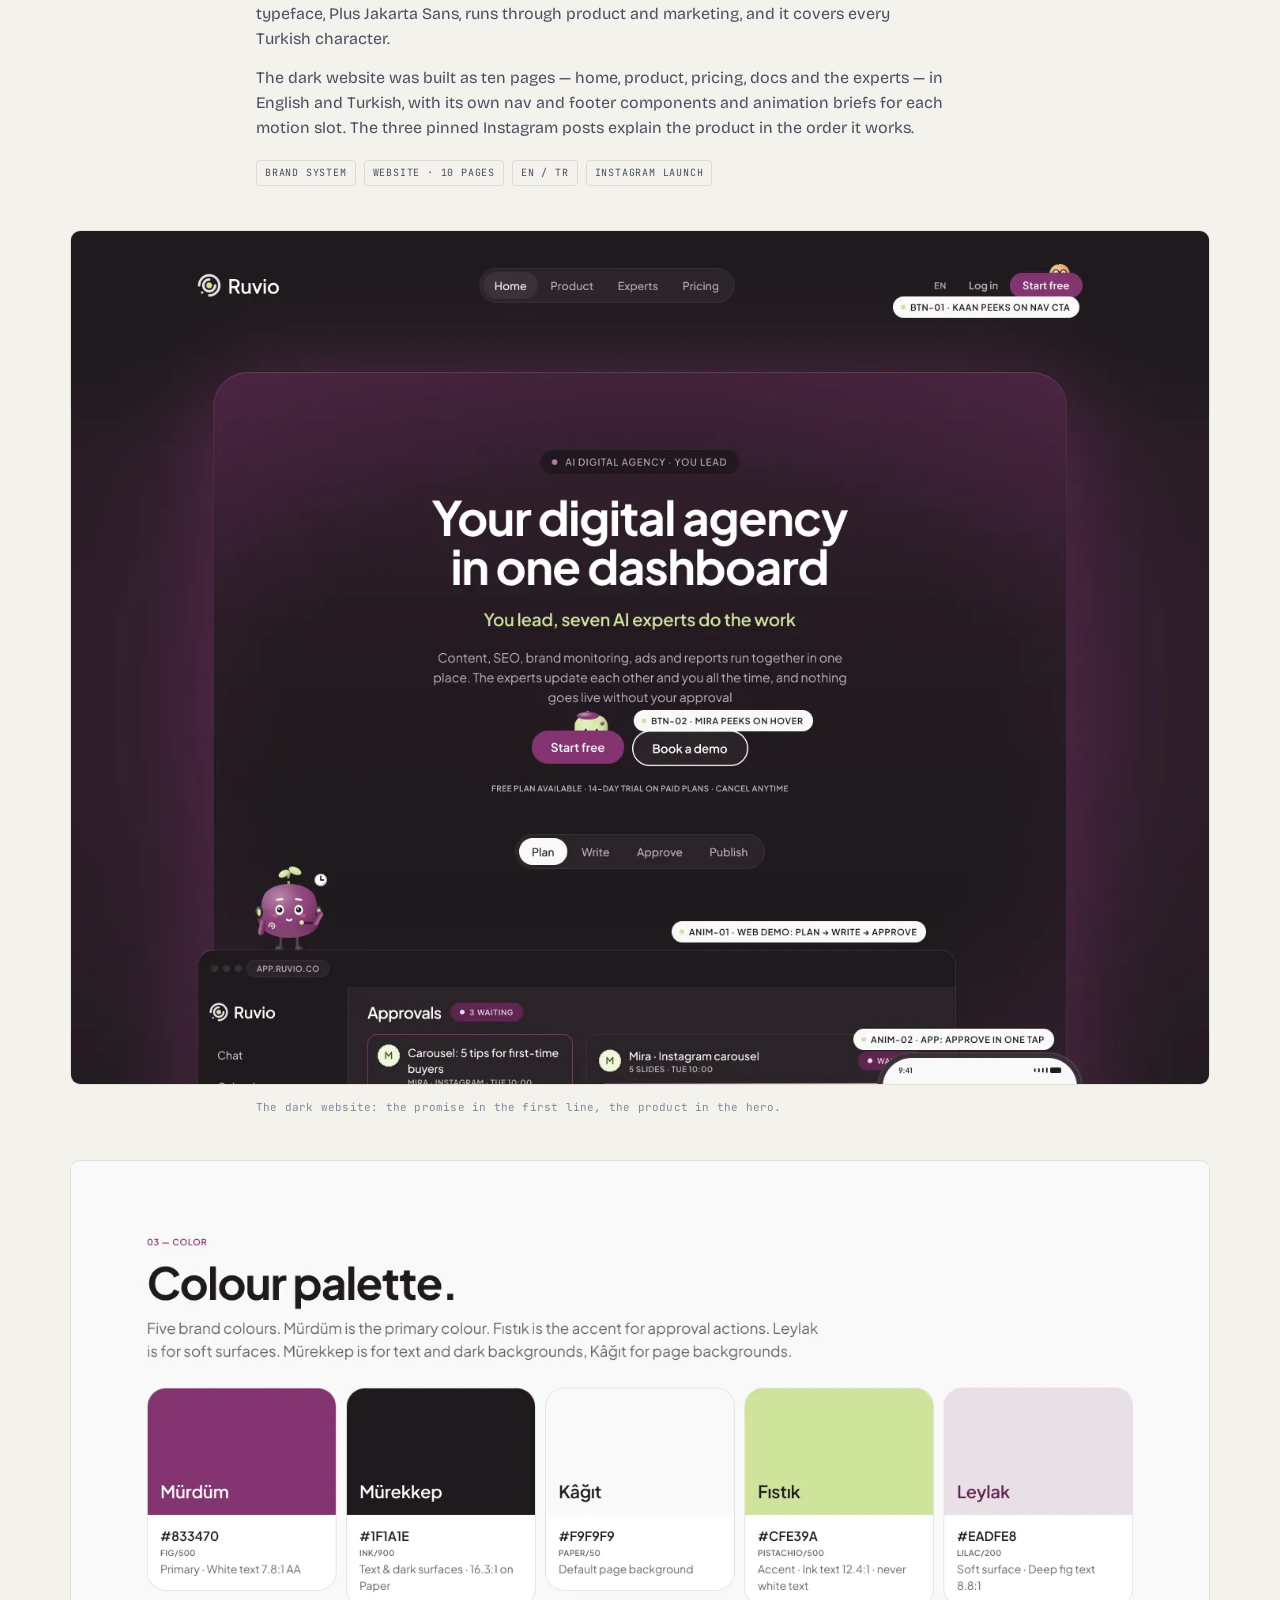
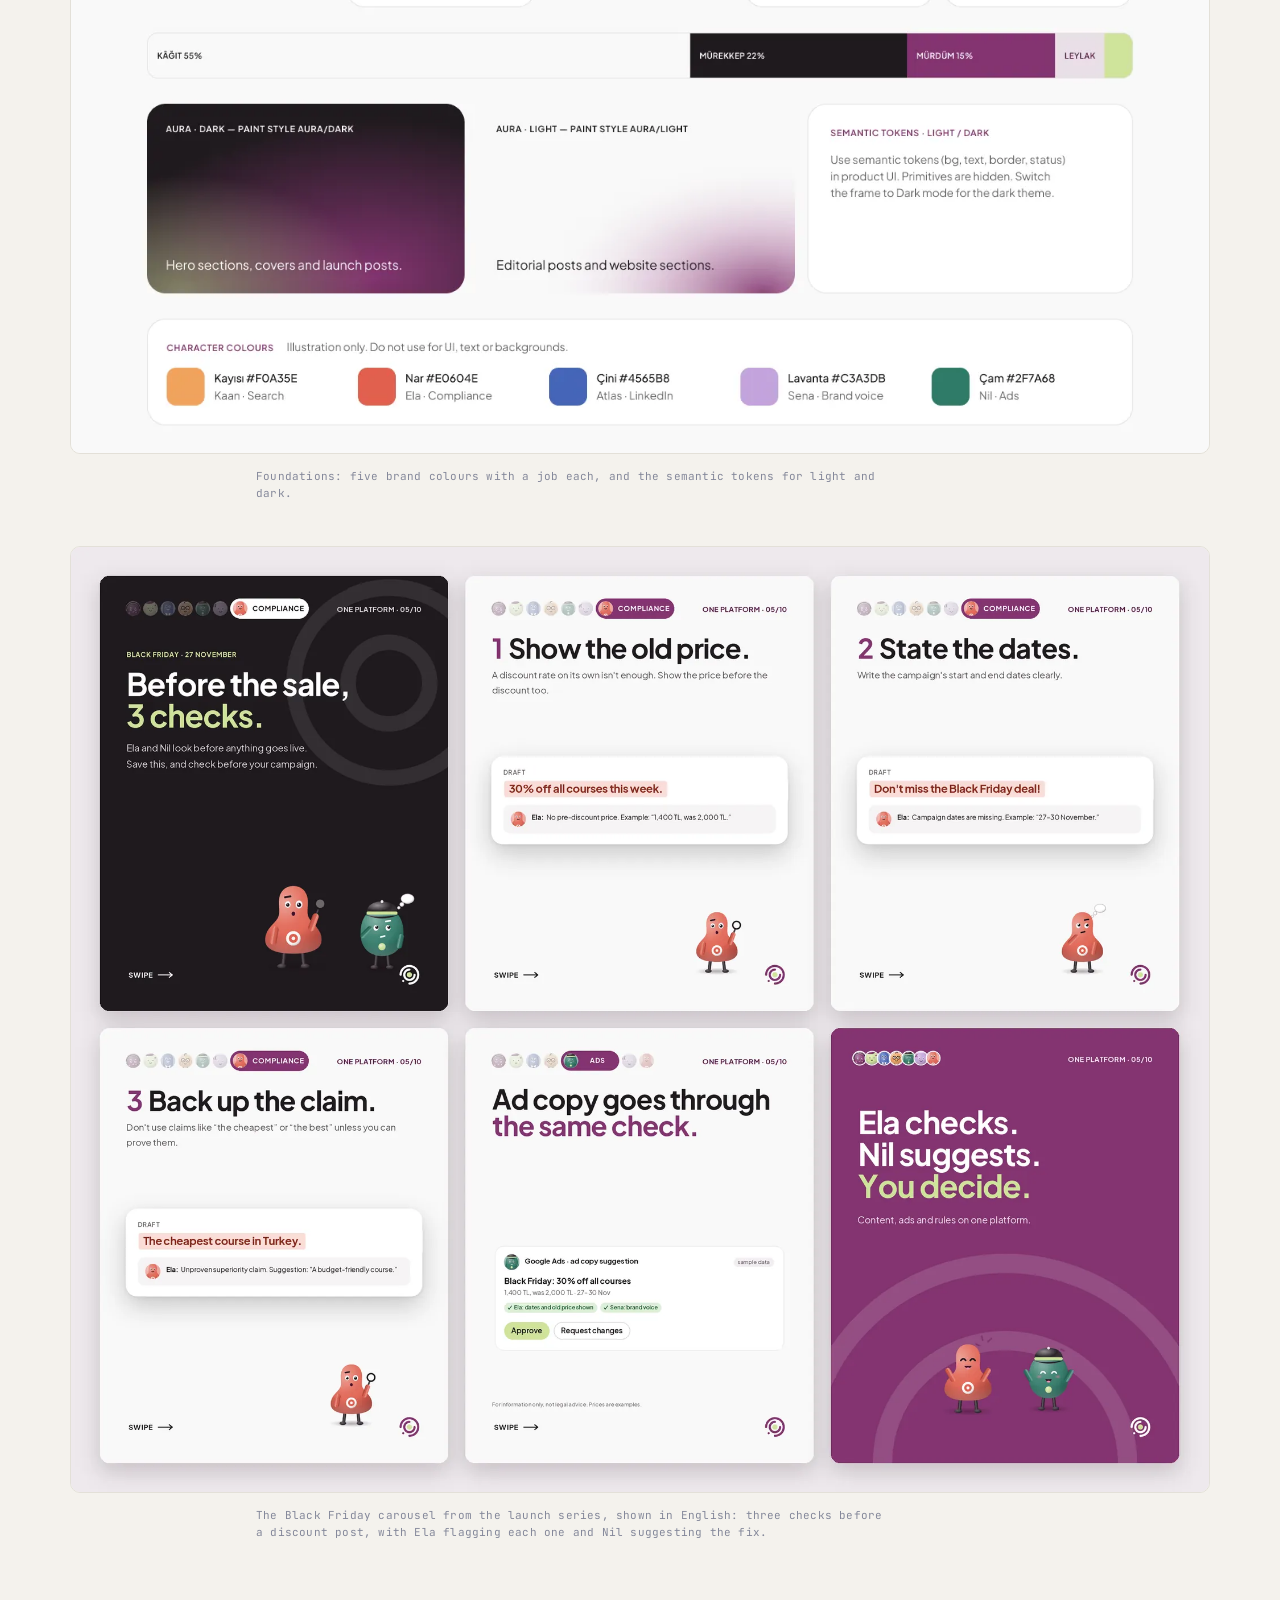
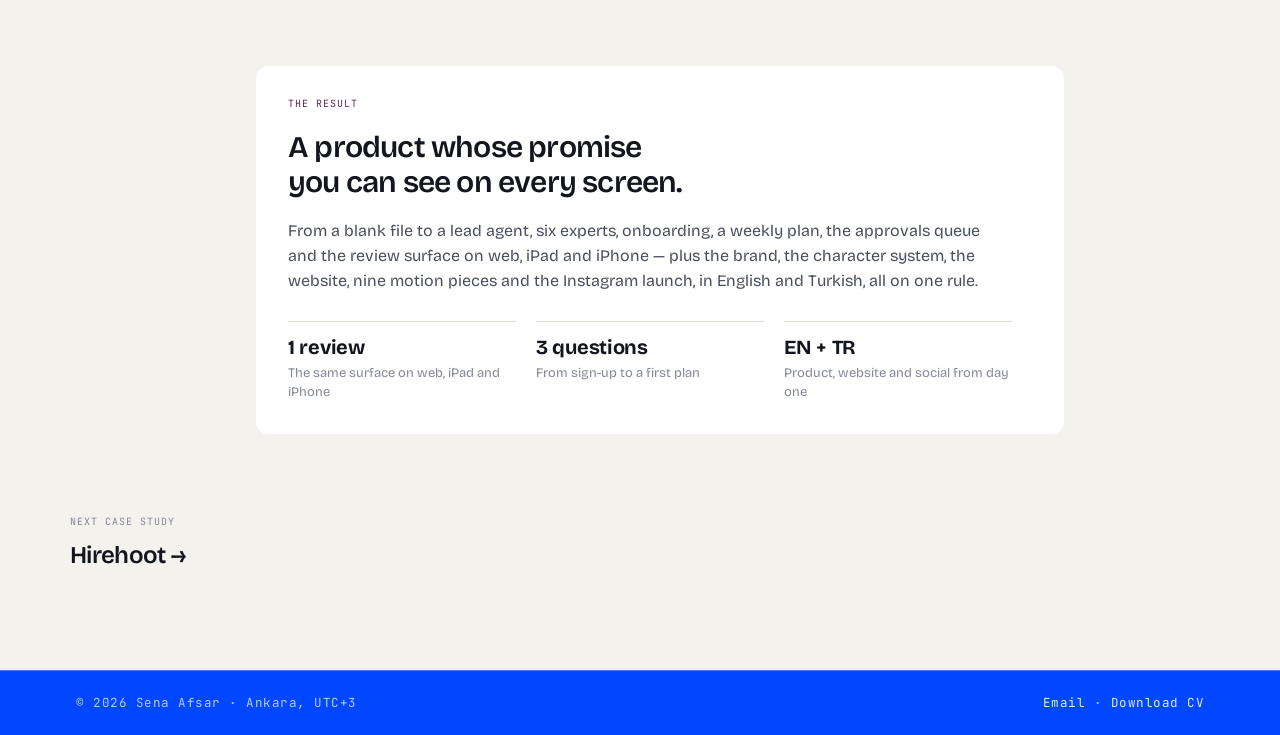
<file: ruvio.html>
<!DOCTYPE html>
<html lang="en">
<head>
<meta charset="UTF-8">
<meta name="viewport" content="width=device-width, initial-scale=1.0, viewport-fit=cover">
<title>Ruvio — an AI marketing team that never publishes without you | Sena Afsar</title>
<meta name="description" content="Founding designer on Ruvio, an AI marketing team for businesses built on one promise: nothing is published without the customer's approval. Onboarding, the agents, the review flow on every device — and the brand, website and launch on the same rule.">
<link rel="canonical" href="https://senaafsar.com/ruvio.html">
<meta property="og:title" content="Ruvio — an AI marketing team that never publishes without you">
<meta property="og:description" content="Founding designer on Ruvio, an AI marketing team for businesses built on one promise: nothing is published without the customer's approval. Onboarding, the agents, the review flow on every device — and the brand, website and launch on the same rule.">
<meta property="og:type" content="article">
<meta property="og:url" content="https://senaafsar.com/ruvio.html">
<meta property="og:image" content="https://senaafsar.com/assets/img/home-ruvio.webp">
<meta name="twitter:card" content="summary_large_image">
<meta name="theme-color" content="#F4F2ED">
<link rel="icon" href="data:image/svg+xml,%3Csvg xmlns='http://www.w3.org/2000/svg' viewBox='0 0 32 32'%3E%3Crect width='32' height='32' rx='8' fill='%230047FF'/%3E%3Ctext x='16' y='23' font-family='monospace' font-size='18' font-weight='700' fill='%23fff' text-anchor='middle'%3ES%3C/text%3E%3C/svg%3E">
<link rel="preconnect" href="https://fonts.googleapis.com">
<link rel="preconnect" href="https://fonts.gstatic.com" crossorigin>
<link href="https://fonts.googleapis.com/css2?family=Bricolage+Grotesque:opsz,wdth,wght@12..96,75..100,400..800&family=JetBrains+Mono:wght@400;500&family=Inter:wght@600&display=swap" rel="stylesheet">
<link rel="stylesheet" href="assets/site.css?v=20261125">
</head>
<body class="case" style="--acc:#5b2a4e">
<a class="skip" href="#main">Skip to content</a>
<header class="nav" id="top">
  <a class="sig" href="index.html" aria-label="Sena Afsar, home">SENA<b>.</b>AFSAR</a>
  <a class="lk wk" href="index.html#work">Work</a>
  <a class="lk sn" href="snapshots.html">Snapshots</a>
  <a class="btn-talk" href="index.html#contact">Send me the brief</a>
</header>
<main id="main">
<div class="phasebar"><div class="in"><nav class="phases" aria-label="Case sections"><a class="back" href="index.html#work">← All work</a><a href="#ph0" data-to="ph0">01 Strategy</a><a href="#ph1" data-to="ph1">02 Review surface</a><a href="#ph2" data-to="ph2">03 Conversation</a><a href="#ph3" data-to="ph3">04 Trust layer</a><a href="#ph4" data-to="ph4">05 Brand & launch</a><a href="#res" class="res" data-to="res">Result</a></nav><div class="prog"><i></i></div></div></div>
  <div class="cwrap">
   <section class="chero tc"><div class="meta"><span class="kind">AI / Marketing SaaS</span><span class="m2">Founding designer · Web · iPad · iPhone</span></div><h1><span class="wd" style="animation-delay:0.15s">Your</span> <span class="wd" style="animation-delay:0.21s">marketing</span> <span class="wd" style="animation-delay:0.27s">team.</span> <span class="wd" style="animation-delay:0.32999999999999996s">Your</span> <span class="wd" style="animation-delay:0.39s">final</span> <span class="wd" style="animation-delay:0.44999999999999996s">say.</span></h1><p class="lede rv">Ruvio is an AI marketing team for small businesses: a lead agent and six specialists that plan, draft and publish across a customer's channels. It only works if the customer trusts it with their name, so everything is built on one promise — nothing is published without your approval. As founding designer I shaped the product around that rule, then carried it into the brand, the website, the motion and the launch.</p></section>
   <figure class="fig" style="margin-inline:0"><div class="fbox rv" style="aspect-ratio:1180/713"><img src="assets/img/ruvio-anim01.webp" alt="Plan → write → approve → publish: the web demo on the Ruvio site, animated in Figma Motion." loading="lazy"></div><figcaption class="cap">Plan → write → approve → publish: the web demo on the Ruvio site, animated in Figma Motion.</figcaption></figure>
   <section class="tc"><div class="facts"><div class="rv"><div class="k">Role</div><div class="v">Founding designer — product, brand, website, motion, launch content</div></div><div class="rv"><div class="k">Surfaces</div><div class="v">Web app · iPad · iPhone · marketing site · Instagram</div></div><div class="rv"><div class="k">Languages</div><div class="v">English and Turkish from day one, in the product and the marketing</div></div><div class="rv"><div class="k">Focus</div><div class="v">AI interaction design · Information architecture · Brand & character design · Motion</div></div><div class="rv"><div class="k">Tools</div><div class="v">Figma · Figma Motion · Variables · Illustrator · Procreate</div></div></div>
    <div class="shows"><div class="bh">What this case shows</div><div class="skills"><div class="skill rv"><div class="k">AI interaction design</div><p>A whole product organised around one rule: nothing is published without your approval.</p></div><div class="skill rv"><div class="k">Systems</div><p>68 variables with light and dark modes behind web, iPad, iPhone and the website.</p></div><div class="skill rv"><div class="k">Brand & motion</div><p>Seven characters with rules for where they may appear, and nine Figma Motion pieces.</p></div></div></div>
    <div class="build"><div class="bh">The build · from the Ruvio file</div><div class="bgrid"><div class="tile rv"><b data-c="42">42</b><span>desktop screens at 1440, across 9 flows</span></div><div class="tile rv"><b data-c="">53 + 9</b><span>iPhone and iPad screens</span></div><div class="tile rv"><b data-c="68">68</b><span>variables in 3 collections, light and dark</span></div><div class="tile rv"><b data-c="18">18</b><span>text styles on one typeface, Plus Jakarta Sans</span></div><div class="tile rv"><b data-c="">7 × 7</b><span>characters × expressions, one face system</span></div><div class="tile rv"><b data-c="9">9</b><span>Figma Motion pieces for the site and the app</span></div></div></div>
   </section>
   <section class="phase" id="ph0"><div class="tc"><div class="plabel rv"><b>PHASE 01</b><span>—&nbsp; STRATEGY</span></div><h2 class="rv">An agent that posts for you is a liability until it asks first</h2><div class="pb"><p class="rv">A small business owner's Instagram is their shopfront, and handing it to software that publishes on its own is a risk nobody takes twice. So approval became the architecture, not a setting: Home, the plan, the approvals queue and the phone all lead to the same review surface.</p><p class="rv">Home is a conversation. Ruvio summarises the week in the chat, and the right-hand panel keeps what is waiting for approval in view — fewer elements per screen, one primary action each, metrics out of the way until someone asks.</p></div><div class="ptags rv"><span class="ptag">Approval-first</span><span class="ptag">0 → 1</span><span class="ptag">Information architecture</span></div></div><figure class="fig" style="margin-inline:0"><div class="fbox rv" style="aspect-ratio:1180/738"><img src="assets/img/ruvio-home.webp" alt="Home: this week's plan inside the chat, and what's waiting for approval on the right." loading="lazy"></div><figcaption class="cap">Home: this week's plan inside the chat, and what's waiting for approval on the right.</figcaption></figure></section><section class="phase" id="ph1"><div class="tc"><div class="plabel rv"><b>PHASE 02</b><span>—&nbsp; REVIEW SURFACE</span></div><h2 class="rv">One review surface, on every device</h2><div class="pb"><p class="rv">Wherever a draft appears, opening it shows the same thing: the post rendered as it will look on the channel, then the caption, the schedule and the checks. After approving, the next draft opens automatically with an undo window, and every card carries its deadline, so the queue reads as a to-do list rather than an inbox.</p><p class="rv">The layout adapts rather than forks: on iPad landscape it becomes a split view, list on the left and review on the right; on iPad portrait it becomes a page sheet; on iPhone a full-height sheet with the decision at the thumb. Keyboard shortcuts — A, C, ← → — carry power users through the queue on desktop.</p></div><div class="hl-box rv"><div><div class="k">Highlight</div><p>The accent colour is reserved for Approve alone, so the eye finds the one action that matters.</p></div></div><div class="ptags rv"><span class="ptag">One component</span><span class="ptag">Preview first</span><span class="ptag">Auto-advance + undo</span><span class="ptag">Responsive</span></div></div><figure class="fig" style="margin-inline:0"><div class="fbox rv" style="aspect-ratio:1600/1000"><video muted loop playsinline preload="metadata" poster="assets/video/ruvio-approval-flow-poster.webp" aria-label="The approvals queue with three drafts waiting; a card opens the review popup with the Instagram carousel previewed on the left and the caption, schedule and checks on the right; Approve and schedule is pressed, the next draft loads and an Undo toast appears."><source src="assets/video/ruvio-approval-flow.webm" type="video/webm"><source src="assets/video/ruvio-approval-flow.mp4" type="video/mp4"></video></div><figcaption class="cap">Queue → review → approve → the next one is already open. Undo stays available for five seconds.</figcaption></figure><figure class="fig" style="margin-inline:0"><div class="fbox rv" style="aspect-ratio:1180/820"><img src="assets/img/ruvio-ipad.webp" alt="iPad landscape: the approvals queue and the review side by side." loading="lazy"></div><figcaption class="cap">iPad landscape: the approvals queue and the review side by side.</figcaption></figure><figure class="fig" style="margin-inline:0"><div class="fbox rv" style="aspect-ratio:1180/720"><img src="assets/img/ruvio-anim09.webp" alt="On iPhone: notification → review → Ela's suggestion applied → scheduled." loading="lazy"></div><figcaption class="cap">On iPhone: notification → review → Ela's suggestion applied → scheduled.</figcaption></figure></section><section class="phase" id="ph2"><div class="tc"><div class="plabel rv"><b>PHASE 03</b><span>—&nbsp; CONVERSATION</span></div><h2 class="rv">A team you talk to, not a model you prompt</h2><div class="pb"><p class="rv">Onboarding is three questions in a chat — what the business does, where to post, and a website link — and the customer lands on a first week's plan to react to. An earlier version asked people to build a website inside onboarding; it was cut, because a first-time user hasn't yet decided to trust the product with anything.</p><p class="rv">After that, the product stays a conversation. Typing @ in any chat brings an expert into the thread — Mira for Instagram, Atlas for LinkedIn, Kaan for search, Nil for ads, Sena for brand voice, Ela for compliance. Each is a character with seven expressions that map to real states (working, searching, thinking, waiting), drawn as one face system that scales from a 96 px avatar down to 24.</p></div><div class="ptags rv"><span class="ptag">3 questions</span><span class="ptag">Chat-first</span><span class="ptag">@ to bring in</span><span class="ptag">Character system</span></div></div><figure class="fig" style="margin-inline:0"><div class="fbox rv" style="aspect-ratio:1180/720"><img src="assets/img/ruvio-anim03.webp" alt="Onboarding as a chat: three answers, a brand profile, and the first week's plan." loading="lazy"></div><figcaption class="cap">Onboarding as a chat: three answers, a brand profile, and the first week's plan.</figcaption></figure><figure class="fig" style="margin-inline:0"><div class="fbox rv" style="aspect-ratio:1180/738"><img src="assets/img/ruvio-at.webp" alt="Type @ to bring an expert into the thread." loading="lazy"></div><figcaption class="cap">Type @ to bring an expert into the thread.</figcaption></figure><figure class="fig" style="margin-inline:0"><div class="fbox rv" style="aspect-ratio:1180/1024"><img src="assets/img/ruvio-chars.webp" alt="Seven characters, seven expressions, one meaning each — expressions show real status, never decoration." loading="lazy"></div><figcaption class="cap">Seven characters, seven expressions, one meaning each — expressions show real status, never decoration.</figcaption></figure></section><section class="phase" id="ph3"><div class="tc"><div class="plabel rv"><b>PHASE 04</b><span>—&nbsp; TRUST LAYER</span></div><h2 class="rv">Compliance as a teammate, before the approval</h2><div class="pb"><p class="rv">Ela reads every draft for brand voice and for claims that need backing up — a discount without dates, a “best price” without evidence — and leaves a note with a fix. A draft with a note can't be swept through with “Approve all ready”; a human has to open it. The customer can apply the suggestion or keep their own wording.</p><p class="rv">The rules carry into the system states too: no characters in error, billing or legal messages. When money or the law is involved, the product drops the charm and speaks plainly.</p></div><div class="hl-box rv"><div><div class="k">Highlight</div><p>The customer can approve quickly because something has already read carefully.</p></div></div><div class="ptags rv"><span class="ptag">Claims flagged</span><span class="ptag">Brand voice checked</span><span class="ptag">Keep mine</span></div></div><figure class="fig" style="margin-inline:0"><div class="fbox rv" style="aspect-ratio:1600/968"><video muted loop playsinline preload="metadata" poster="assets/video/ruvio-compliance-poster.webp" aria-label="An Instagram draft is typed, the Checking chip turns into 2 issues, the sentence is rewritten with dates and conditions, and Ela reports all checks passed."><source src="assets/video/ruvio-compliance.webm" type="video/webm"><source src="assets/video/ruvio-compliance.mp4" type="video/mp4"></video></div><figcaption class="cap">“Big spring sale: 40%” becomes a claim with dates and conditions before anyone is asked to approve it.</figcaption></figure></section><section class="phase" id="ph4"><div class="tc"><div class="plabel rv"><b>PHASE 05</b><span>—&nbsp; BRAND & LAUNCH</span></div><h2 class="rv">The brand makes the same promise as the product</h2><div class="pb"><p class="rv">The palette — Mürdüm, the deep plum, and Fıstık, the pistachio green — is the product's palette, and Fıstık means the same thing on the website as in the app: approval. One typeface, Plus Jakarta Sans, runs through product and marketing, and it covers every Turkish character.</p><p class="rv">The dark website was built as ten pages — home, product, pricing, docs and the experts — in English and Turkish, with its own nav and footer components and animation briefs for each motion slot. The three pinned Instagram posts explain the product in the order it works.</p></div><div class="ptags rv"><span class="ptag">Brand system</span><span class="ptag">Website · 10 pages</span><span class="ptag">EN / TR</span><span class="ptag">Instagram launch</span></div></div><figure class="fig" style="margin-inline:0"><div class="fbox rv" style="aspect-ratio:1180/885"><img src="assets/img/ruvio-web.webp" alt="The dark website: the promise in the first line, the product in the hero." loading="lazy"></div><figcaption class="cap">The dark website: the promise in the first line, the product in the hero.</figcaption></figure><figure class="fig" style="margin-inline:0"><div class="fbox rv" style="aspect-ratio:1180/926"><img src="assets/img/ruvio-found.webp" alt="Foundations: five brand colours with a job each, and the semantic tokens for light and dark." loading="lazy"></div><figcaption class="cap">Foundations: five brand colours with a job each, and the semantic tokens for light and dark.</figcaption></figure><figure class="fig" style="margin-inline:0"><div class="fbox rv" style="aspect-ratio:1180/980"><img src="assets/img/ruvio-bf.webp" alt="The Black Friday carousel from the launch series, shown in English: three checks before a discount post, with Ela flagging each one and Nil suggesting the fix." loading="lazy"></div><figcaption class="cap">The Black Friday carousel from the launch series, shown in English: three checks before a discount post, with Ela flagging each one and Nil suggesting the fix.</figcaption></figure></section>
   
   
   <section class="phase" id="res" style="padding-top:110px"><div class="tc"><div class="rcard rv"><div class="k">The result</div><h2>A product whose promise you can see on every screen.</h2><p>From a blank file to a lead agent, six experts, onboarding, a weekly plan, the approvals queue and the review surface on web, iPad and iPhone — plus the brand, the character system, the website, nine motion pieces and the Instagram launch, in English and Turkish, all on one rule.</p><div class="stats"><div><b>1 review</b><span>The same surface on web, iPad and iPhone</span></div><div><b>3 questions</b><span>From sign-up to a first plan</span></div><div><b>EN + TR</b><span>Product, website and social from day one</span></div></div></div></div></section>
   
   <div class="next tc"><a href="hirehoot.html"><div class="k">Next case study</div><b>Hirehoot <i>→</i></b></a></div>
  </div>
  <footer class="foot"><div class="in"><span>© 2026 Sena Afsar · Ankara, UTC+3</span><span><a href="mailto:senaafsar0@gmail.com">Email</a> · <a href="assets/Sena-Afsar-CV.pdf?v=20261123" target="_blank" rel="noopener">Download CV</a></span></div></footer>
</main>
<script src="assets/site.js?v=20261125"></script>
</body>
</html>
</file>
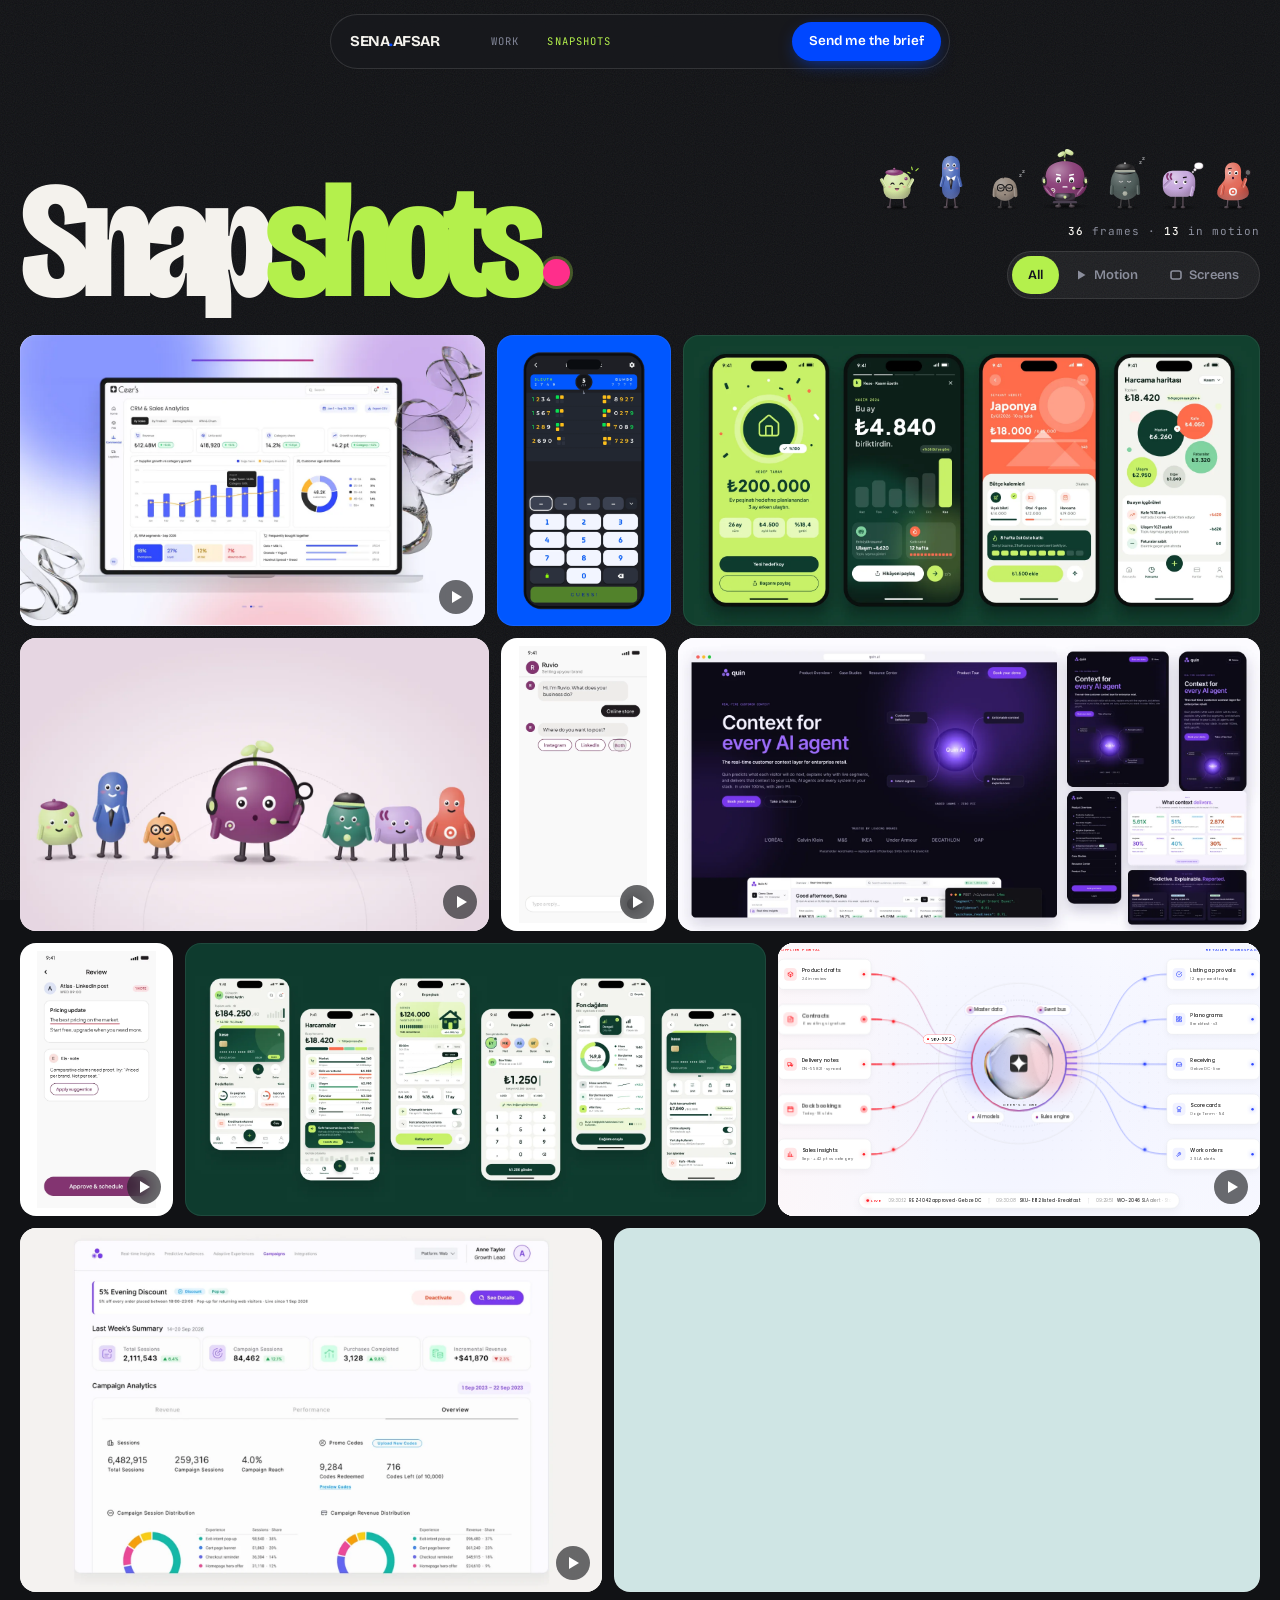
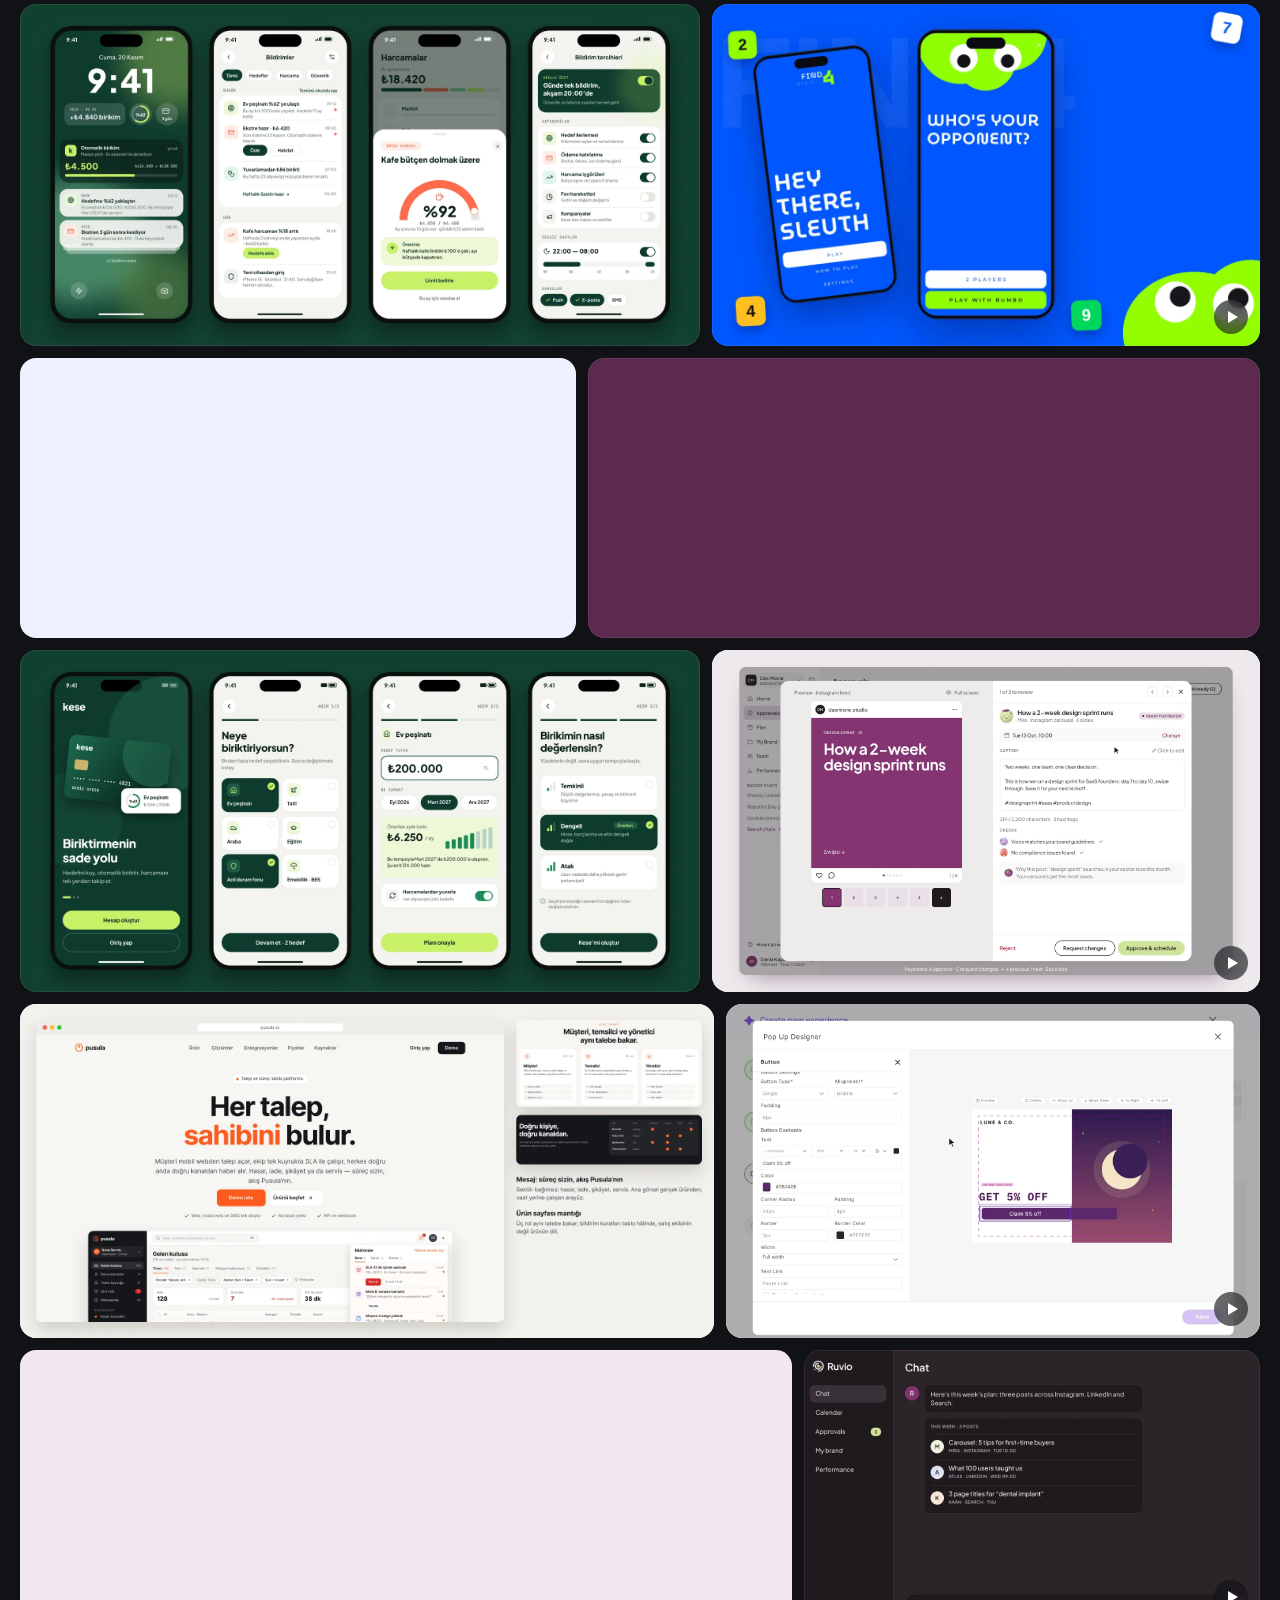
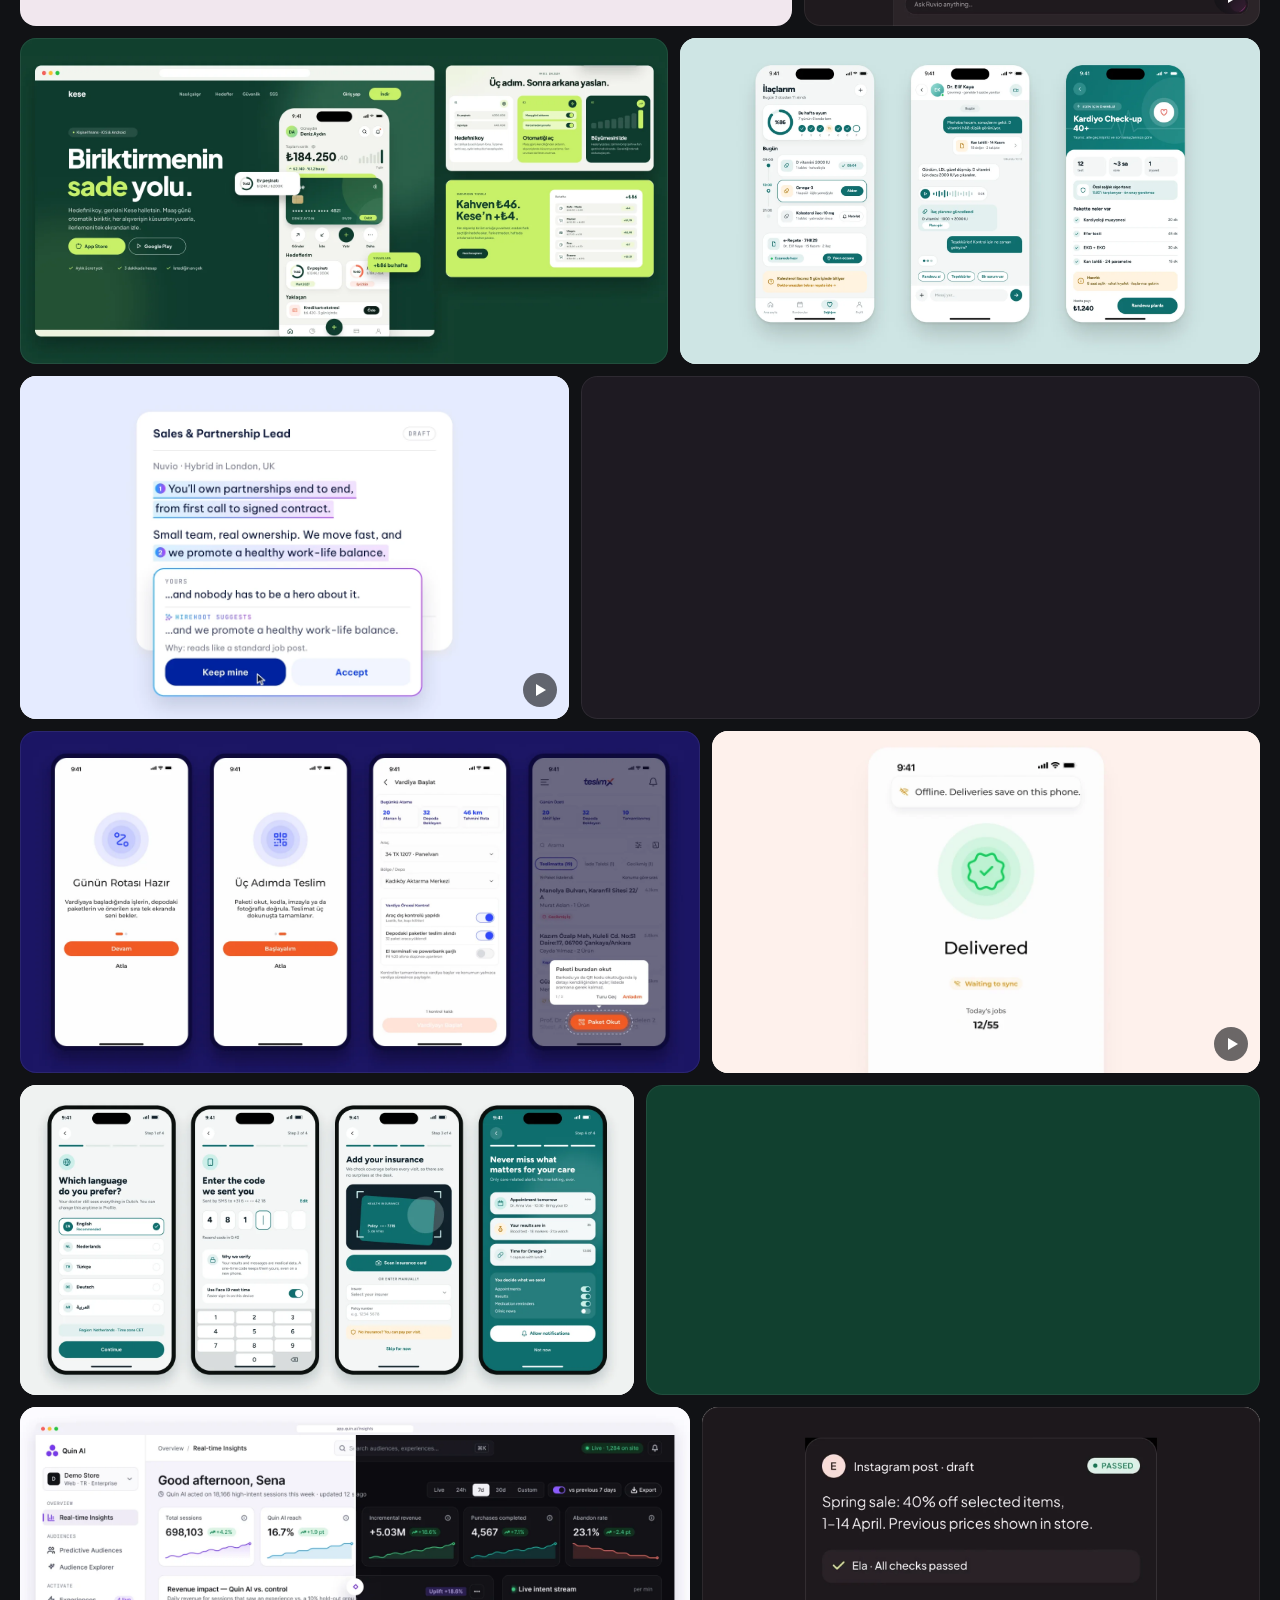
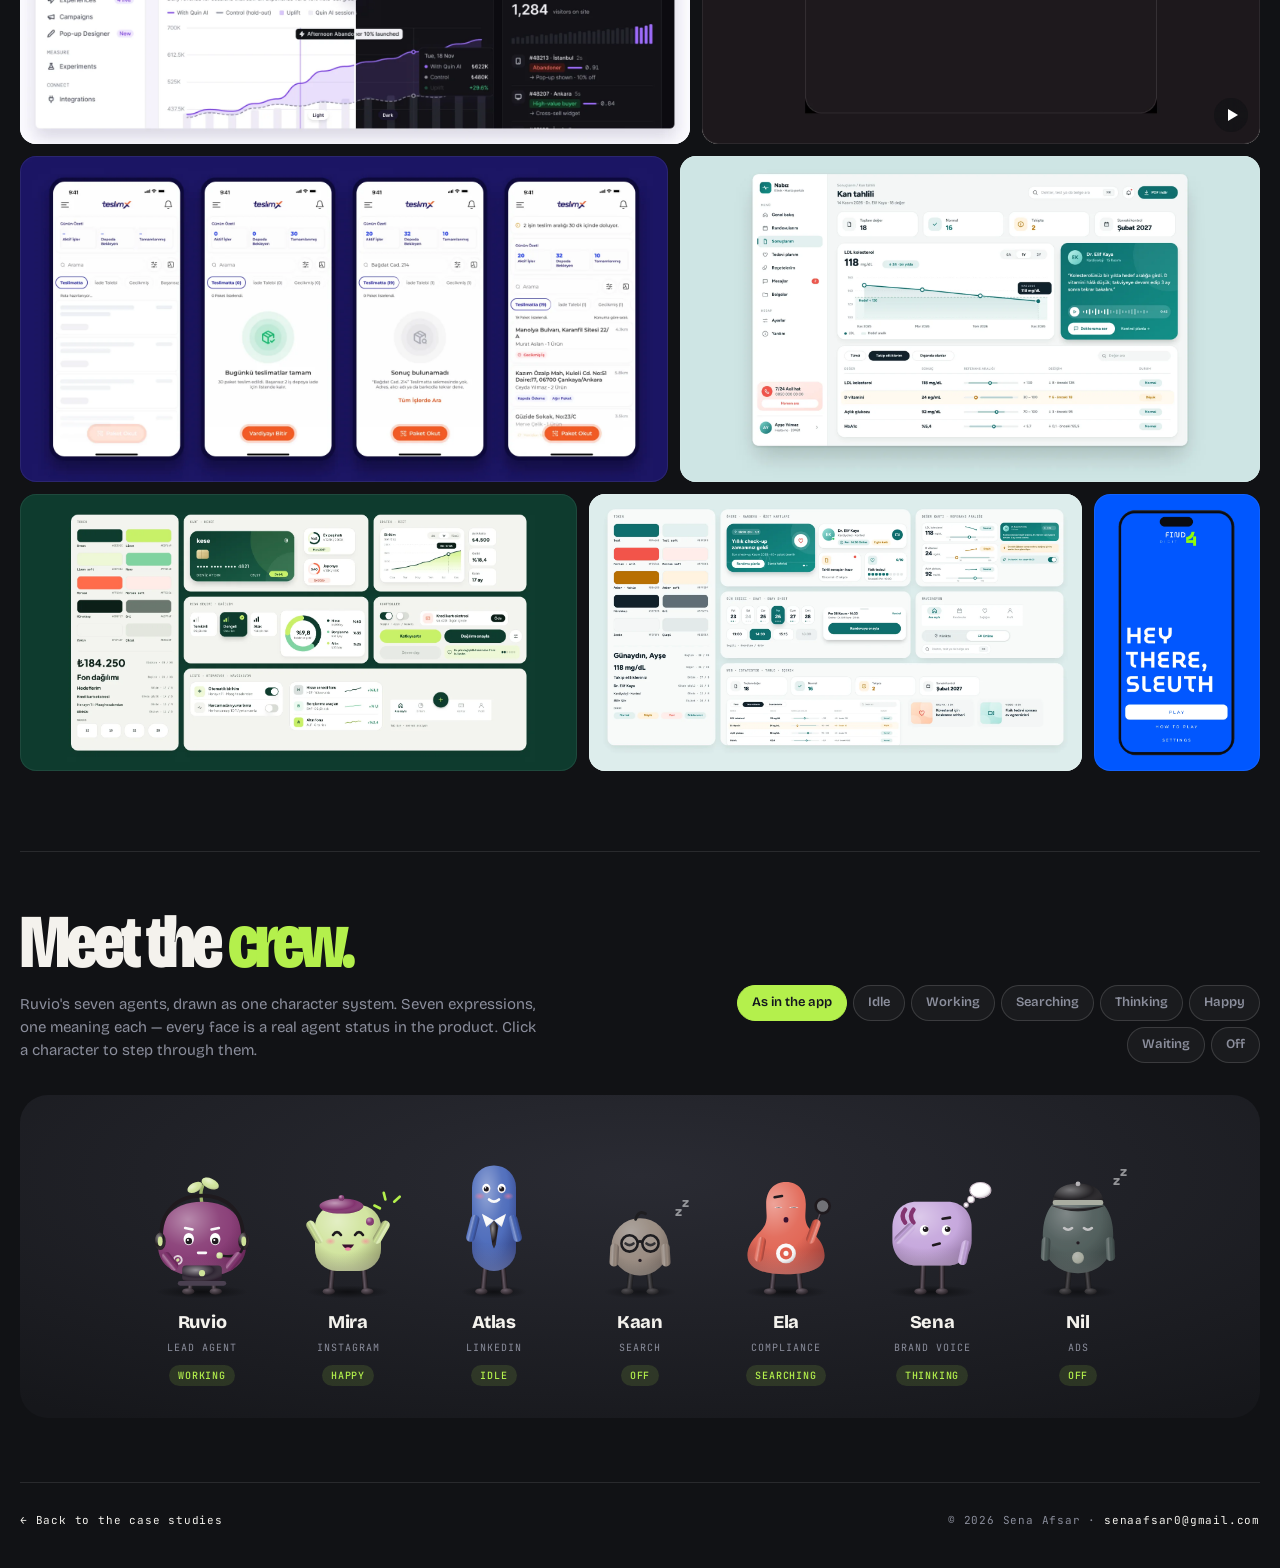
<file: snapshots.html>
<!DOCTYPE html>
<html lang="en">
<head>
<meta charset="UTF-8">
<meta name="viewport" content="width=device-width, initial-scale=1.0, viewport-fit=cover">
<title>Snapshots | Sena Afsar</title>
<meta name="description" content="A contact sheet of screens and motion from my product, brand and website work — Quin AI, Ruvio, Hirehoot, TeslimX, Ceer's, FIND4 and more.">
<link rel="canonical" href="https://senaafsar.com/snapshots.html">
<meta property="og:title" content="Snapshots">
<meta property="og:description" content="A contact sheet of screens and motion from my product, brand and website work — Quin AI, Ruvio, Hirehoot, TeslimX, Ceer's, FIND4 and more.">
<meta property="og:type" content="website">
<meta property="og:url" content="https://senaafsar.com/snapshots.html">
<meta property="og:image" content="https://senaafsar.com/assets/img/home-ruvio.webp">
<meta name="twitter:card" content="summary_large_image">
<meta name="theme-color" content="#F4F2ED">
<link rel="icon" href="data:image/svg+xml,%3Csvg xmlns='http://www.w3.org/2000/svg' viewBox='0 0 32 32'%3E%3Crect width='32' height='32' rx='8' fill='%230047FF'/%3E%3Ctext x='16' y='23' font-family='monospace' font-size='18' font-weight='700' fill='%23fff' text-anchor='middle'%3ES%3C/text%3E%3C/svg%3E">
<link rel="preconnect" href="https://fonts.googleapis.com">
<link rel="preconnect" href="https://fonts.gstatic.com" crossorigin>
<link href="https://fonts.googleapis.com/css2?family=Bricolage+Grotesque:opsz,wdth,wght@12..96,75..100,400..800&family=JetBrains+Mono:wght@400;500&family=Inter:wght@600&display=swap" rel="stylesheet">
<link rel="stylesheet" href="assets/site.css?v=20261125">
</head>
<body class="dark-nav">
<a class="skip" href="#sheet">Skip to the frames</a>
<header class="nav" id="top">
  <a class="sig" href="index.html" aria-label="Sena Afsar, home">SENA<b>.</b>AFSAR</a>
  <a class="lk wk" href="index.html#work">Work</a>
  <a class="lk sn on" href="snapshots.html" aria-current="page">Snapshots</a>
  <a class="btn-talk" href="index.html#contact">Send me the brief</a>
</header>
<main class="snap">
  <div class="sn-wrap">
    <div class="sn-head">
      <h1 class="sn-title"><span>Snap</span><span>shots</span><i class="dot"></i></h1>
      <div class="sn-side">
        <div class="crew" id="crew-head" role="group" aria-label="The Ruvio crew — click a character to change its expression"></div>
        <div class="sn-count" id="sn-count"></div>
        <div class="sn-seg" role="group" aria-label="Filter frames">
          <button type="button" data-f="all" aria-pressed="true">All</button>
          <button type="button" data-f="v" aria-pressed="false"><svg viewBox="0 0 12 12" aria-hidden="true"><path d="M3 1.5v9l7.5-4.5z" fill="currentColor"/></svg>Motion</button>
          <button type="button" data-f="i" aria-pressed="false"><svg viewBox="0 0 12 12" aria-hidden="true"><rect x="1" y="2" width="10" height="8" rx="2" fill="none" stroke="currentColor" stroke-width="1.6"/></svg>Screens</button>
        </div>
      </div>
    </div>
    <div class="sheet" id="sheet"></div>
    <section class="sn-crew" aria-labelledby="crew-title">
      <div class="sn-crew-h">
        <div>
          <h2 id="crew-title">Meet the <em>crew.</em></h2>
          <p>Ruvio's seven agents, drawn as one character system. Seven expressions, one meaning each — every face is a real agent status in the product. Click a character to step through them.</p>
        </div>
        <div class="crew-chips" id="crew-faces" role="group" aria-label="Expression for the whole crew"></div>
      </div>
      <div class="crew-stage" id="crew-stage"></div>
    </section>
    <footer class="sn-foot"><a href="index.html#work">← Back to the case studies</a><span>© 2026 Sena Afsar · <a href="mailto:senaafsar0@gmail.com">senaafsar0@gmail.com</a></span></footer>
  </div>
  <div class="sn-cur" id="sn-cur" aria-hidden="true"></div>
</main>
<div class="lb" id="lb" role="dialog" aria-modal="true" aria-label="Frame viewer">
  <div class="lb-stage" id="lb-stage"></div>
  <button class="lb-btn lb-x" type="button" aria-label="Close"><svg viewBox="0 0 20 20"><path d="M5 5l10 10M15 5L5 15" stroke="currentColor" stroke-width="2" stroke-linecap="round"/></svg></button>
  <button class="lb-btn lb-p" type="button" aria-label="Previous frame"><svg viewBox="0 0 20 20"><path d="M12.5 4l-6 6 6 6" fill="none" stroke="currentColor" stroke-width="2" stroke-linecap="round" stroke-linejoin="round"/></svg></button>
  <button class="lb-btn lb-n" type="button" aria-label="Next frame"><svg viewBox="0 0 20 20"><path d="M7.5 4l6 6-6 6" fill="none" stroke="currentColor" stroke-width="2" stroke-linecap="round" stroke-linejoin="round"/></svg></button>
  <div class="lb-meta" id="lb-meta"></div>
  <div class="lb-hint">← → · ESC</div>
</div>
<script>window.SNAPS=[["v","snap-ceers-hero",1.6,"#f6f7ff","Ceer's"],["i","f4-board",0.6,"#0057ff","FIND4",1],["i","k5",1.986,"#11402f","Kese"],["v","snap-ruvio-crew",1.6,"#f1e7ee","Ruvio"],["v","snap-ruvio-anim03",0.56,"#ffffff","Ruvio",1],["i","quinweb",1.986,"#fbfbff","Quin AI"],["v","snap-ruvio-anim09",0.56,"#ffffff","Ruvio",1],["i","k1",2.13,"#0e3b2e","Kese"],["h","ceers-vendor-collaboration",1.765,"#ffffff","Ceer's"],["v","quin-before-after",1.6,"#f4f2ed","Quin AI"],["i","n1",1.778,"#cfe5e4","Nabız"],["i","k4",1.986,"#11402f","Kese"],["v","snap-find4",1.6,"#0057ff","FIND4"],["i","hhstates",1.986,"#eef1ff","Hirehoot"],["i","ruvio-lineup",2.4,"#5b2a4e","Ruvio"],["i","k3",1.986,"#11402f","Kese"],["v","ruvio-approval-flow",1.6,"#f4f2ed","Ruvio"],["i","pusula",2.08,"#f3f1ec","Pusula"],["v","quin-popup-builder",1.6,"#f4f2ed","Quin AI"],["i","ruvio-expr",2.8,"#f1e7ee","Ruvio"],["v","snap-ruvio-anim01",1.655,"#1c1c1c","Ruvio"],["i","k7",1.986,"#11402f","Kese"],["i","n4",1.778,"#cfe5e4","Nabız"],["v","hirehoot-overrule",1.6,"#f4f2ed","Hirehoot"],["i","spiqa",1.98,"#1e1a22","Spiqa"],["i","txonb",1.986,"#1b1464","TeslimX"],["v","teslimx-offline-sync",1.6,"#f4f2ed","TeslimX"],["i","n6",1.986,"#f0f2f2","Nabız"],["i","k6",1.986,"#11402f","Kese"],["i","quinld",1.986,"#fbfbff","Quin AI"],["v","ruvio-compliance",1.653,"#f4f2ed","Ruvio"],["i","txhome",1.986,"#1b1464","TeslimX"],["i","n2",1.778,"#cfe5e4","Nabız"],["i","k2",2.01,"#0e3b2e","Kese"],["i","n5",1.778,"#ddedec","Nabız"],["i","f4-home",0.6,"#0057ff","FIND4",1]];</script>
<script src="assets/crew.js?v=20261125"></script>
<script src="assets/site.js?v=20261125"></script>
</body>
</html>
</file>
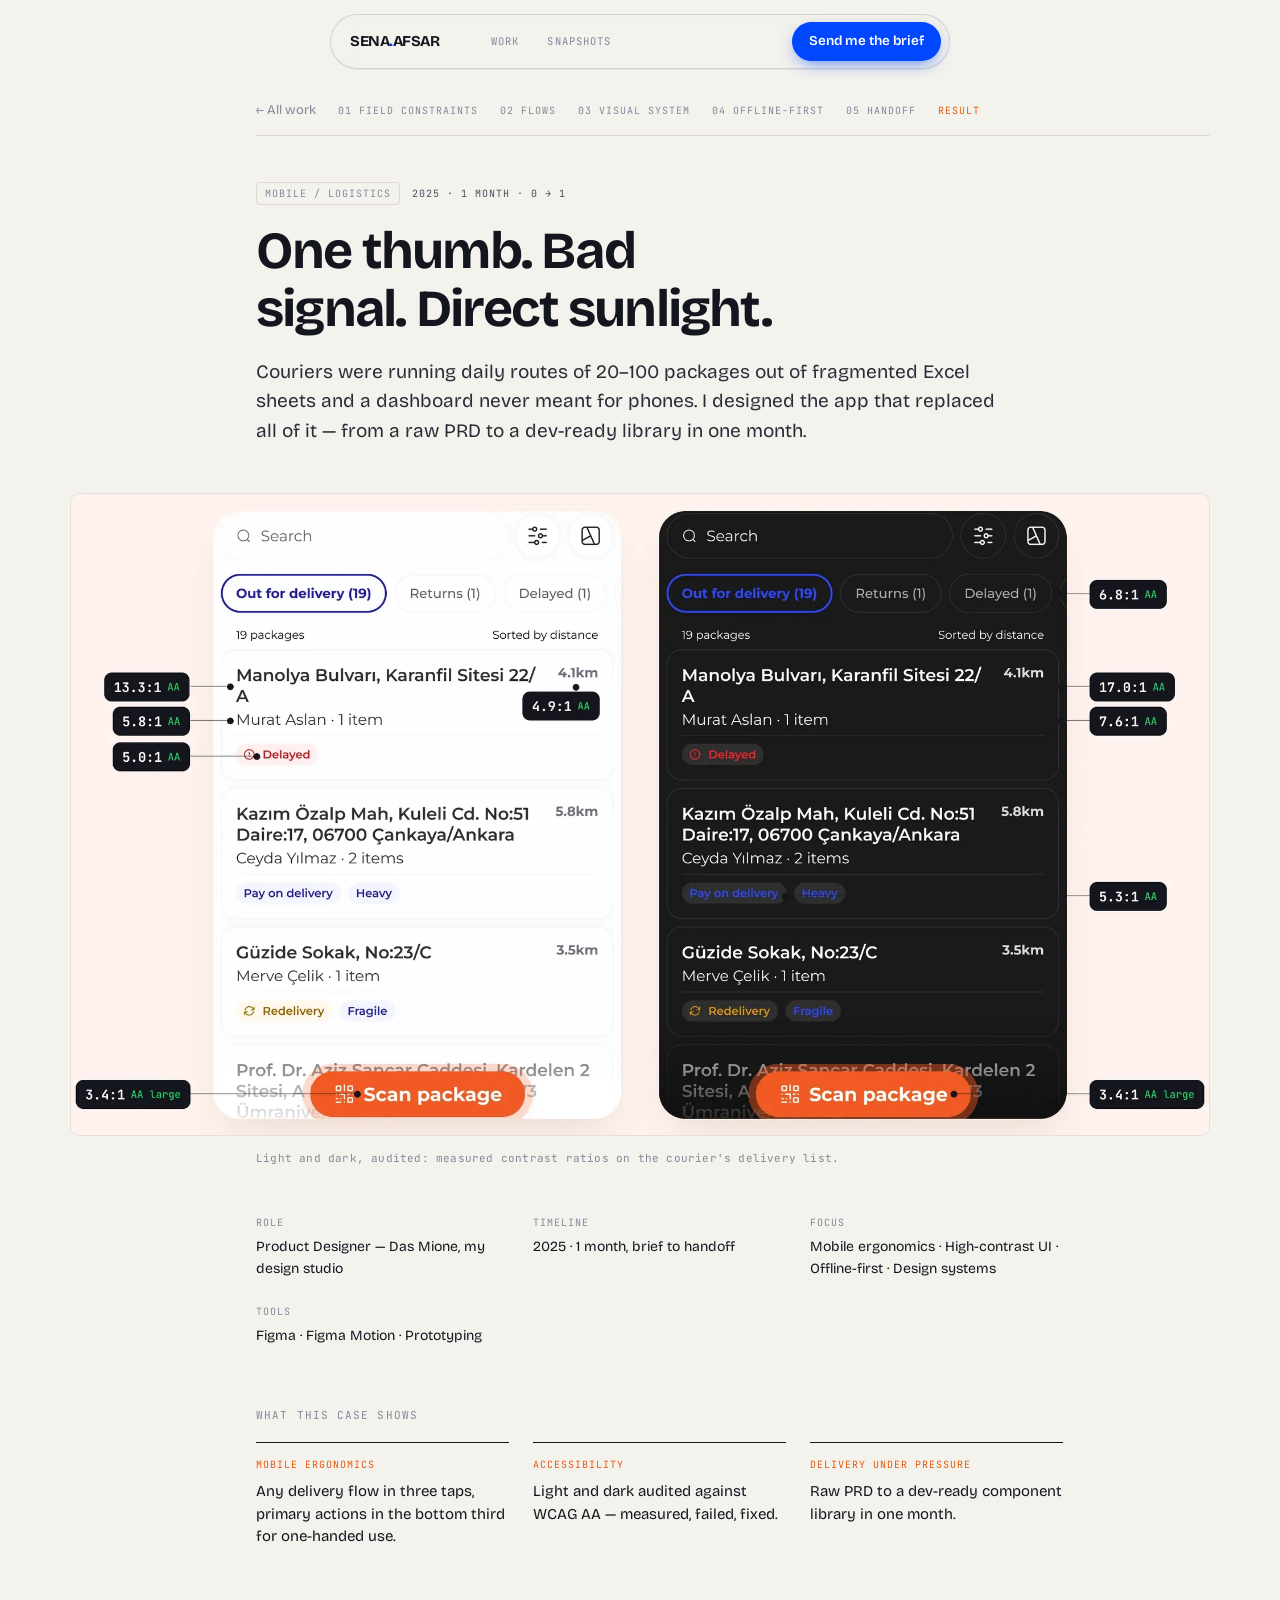
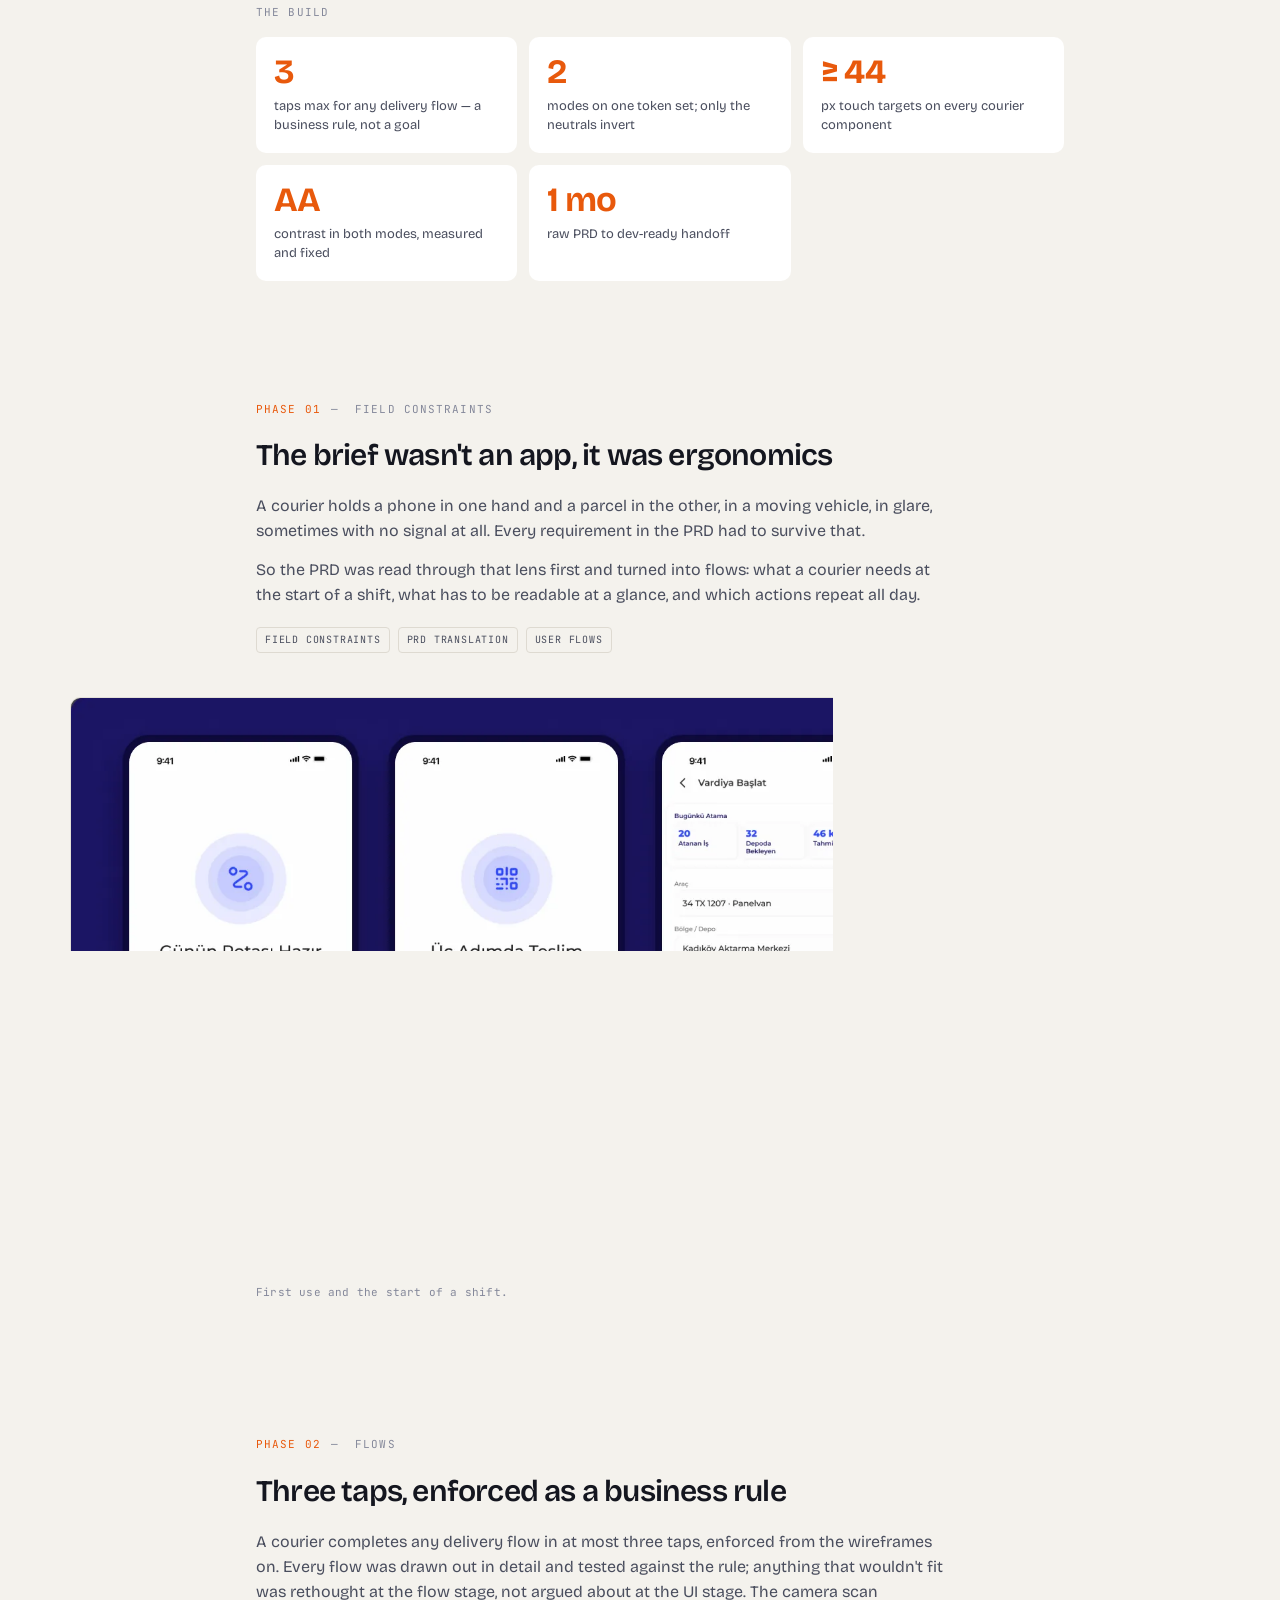
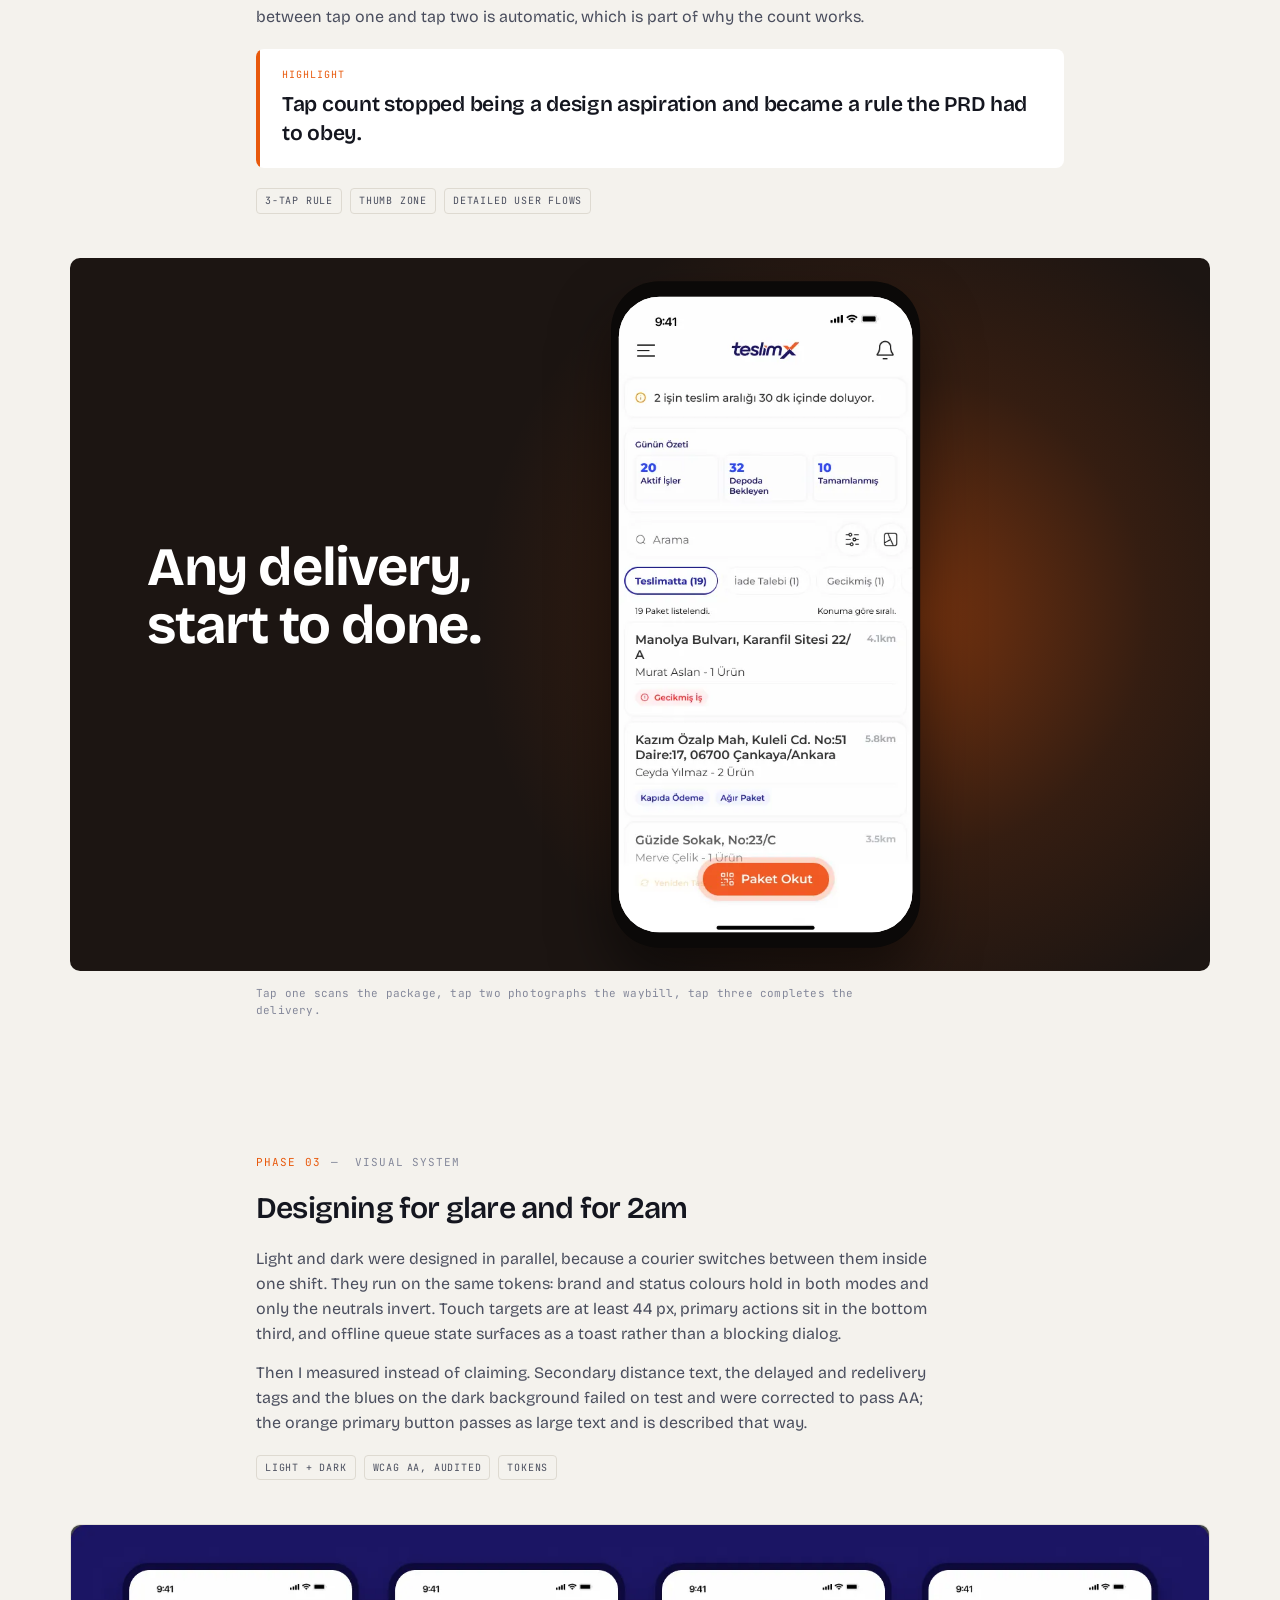
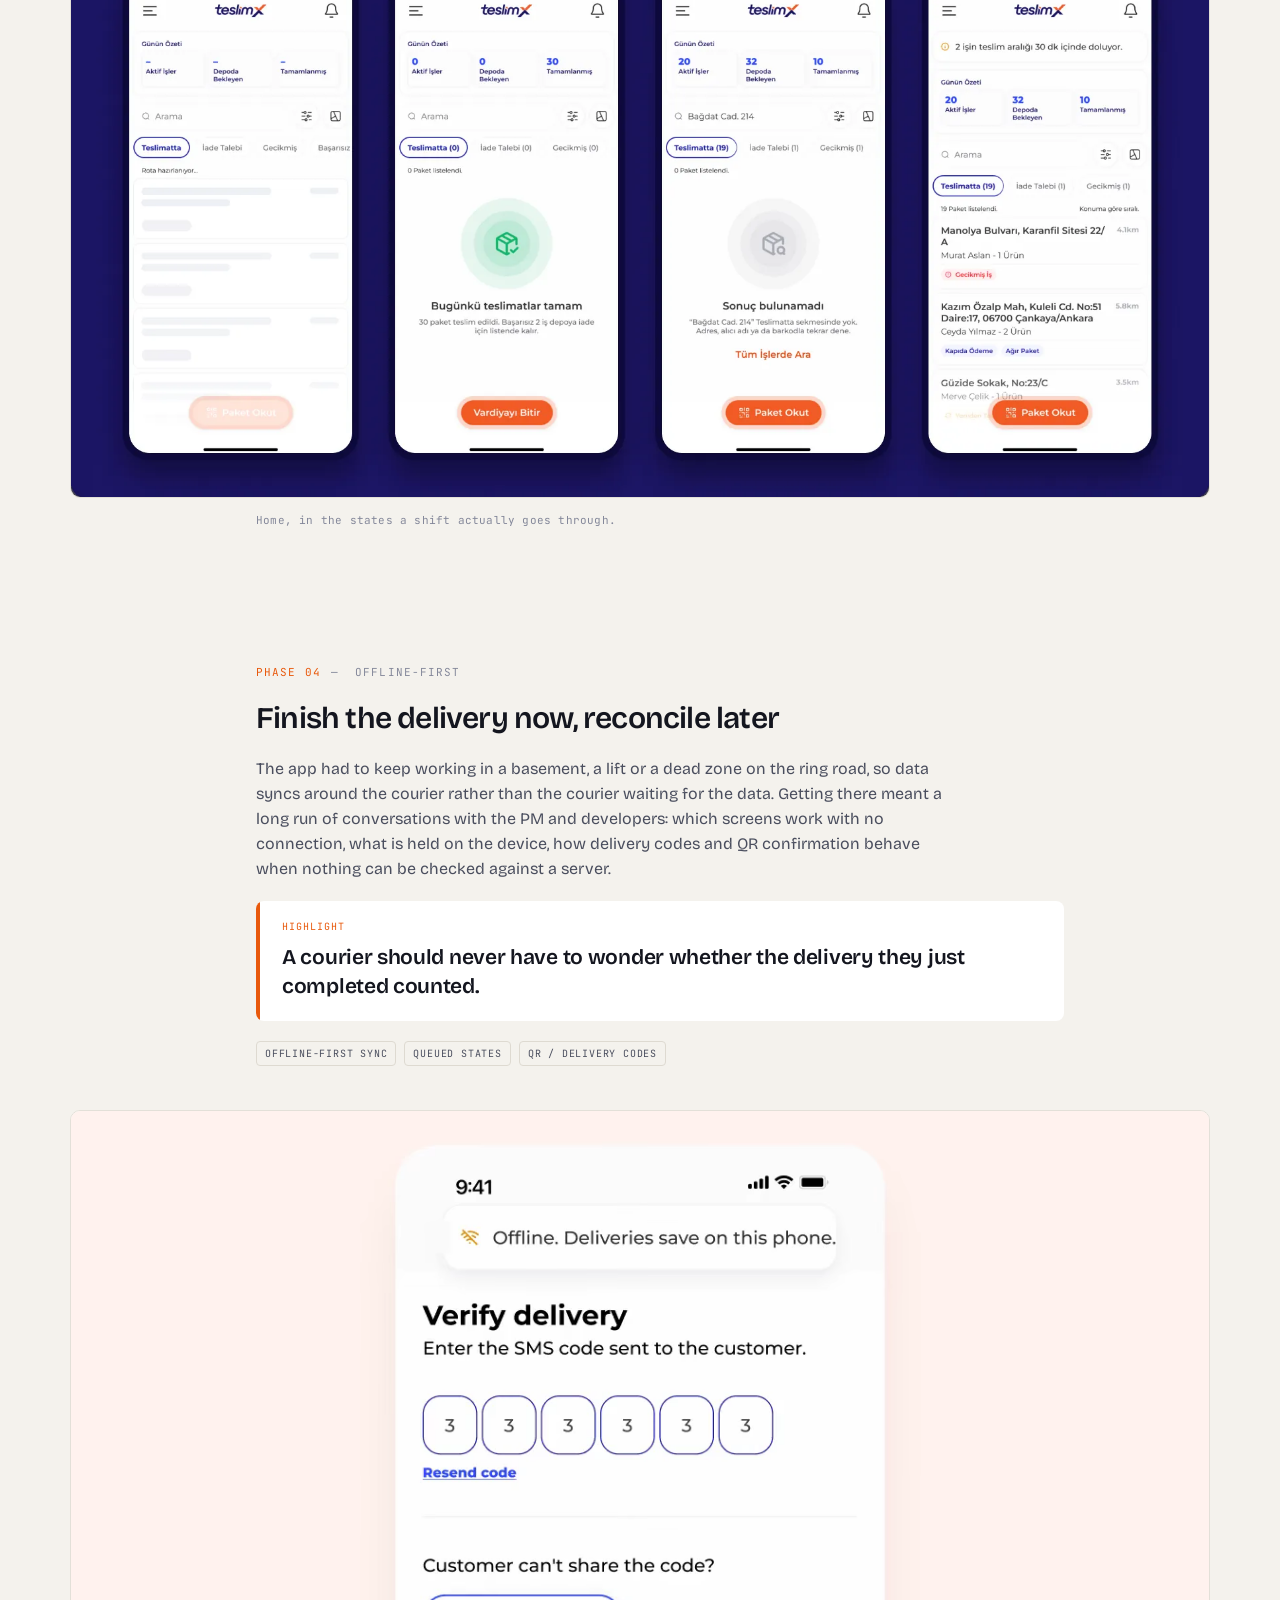
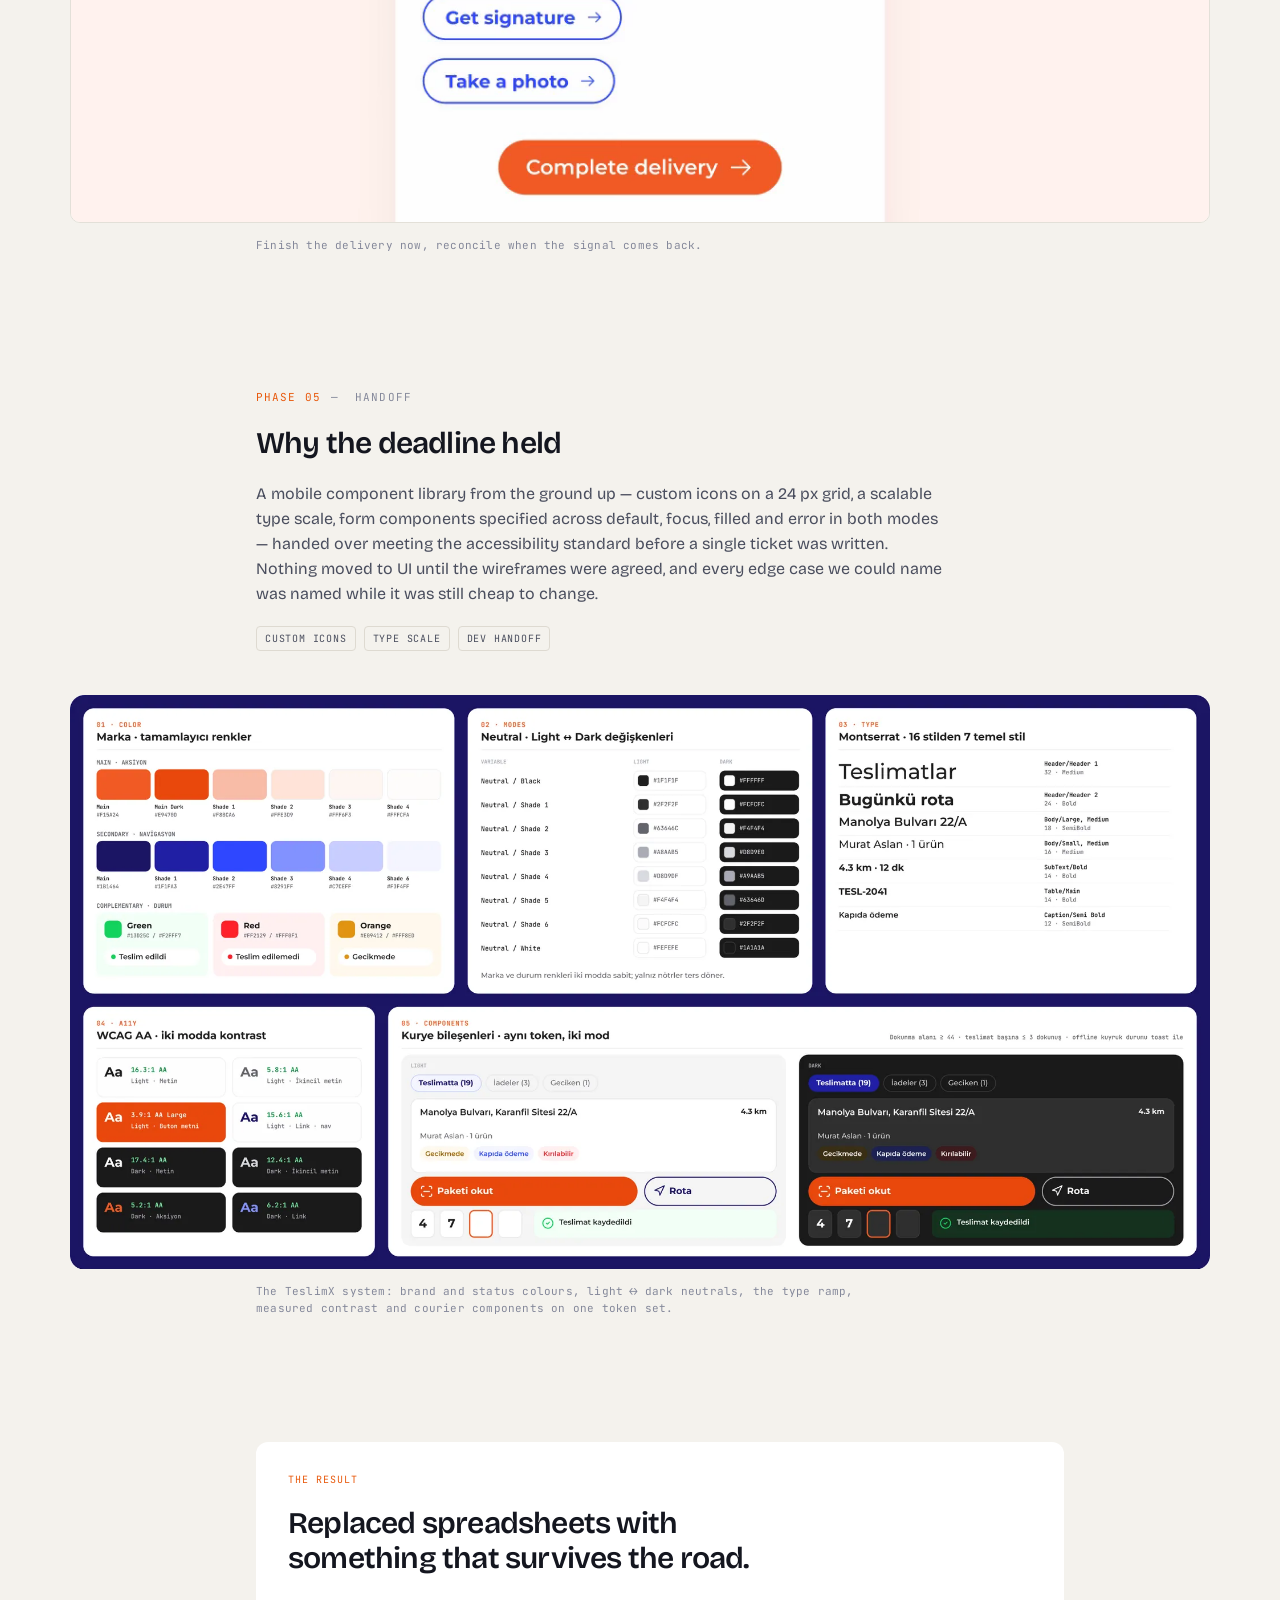
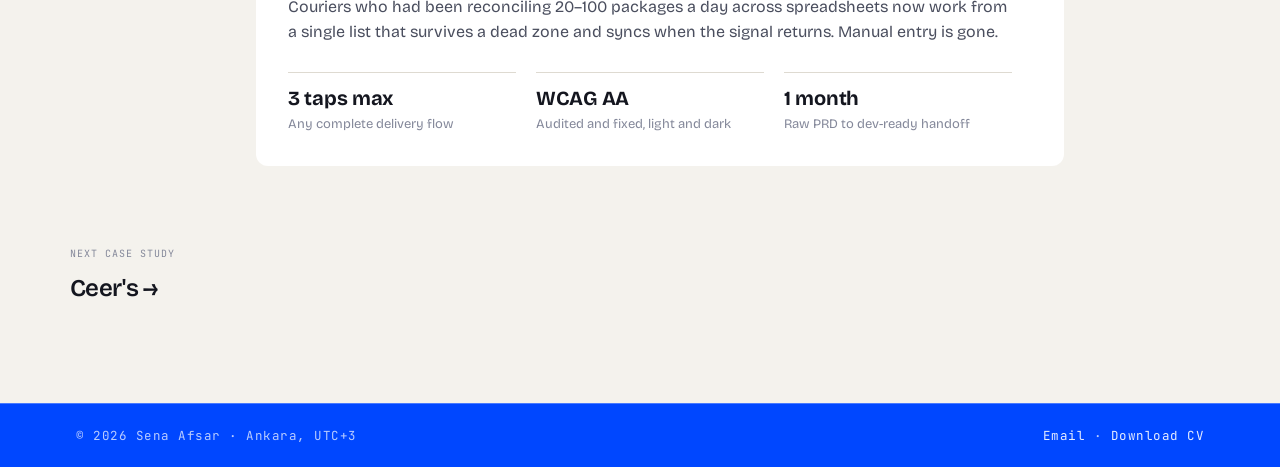
<file: teslimx.html>
<!DOCTYPE html>
<html lang="en">
<head>
<meta charset="UTF-8">
<meta name="viewport" content="width=device-width, initial-scale=1.0, viewport-fit=cover">
<title>TeslimX — one thumb, bad signal, direct sunlight | Sena Afsar</title>
<meta name="description" content="Couriers running 20–100 packages a day out of Excel. Brief to dev-ready handoff in one month: three taps per delivery, contrast audited in both modes, offline-first.">
<link rel="canonical" href="https://senaafsar.com/teslimx.html">
<meta property="og:title" content="TeslimX — one thumb, bad signal, direct sunlight">
<meta property="og:description" content="Couriers running 20–100 packages a day out of Excel. Brief to dev-ready handoff in one month: three taps per delivery, contrast audited in both modes, offline-first.">
<meta property="og:type" content="article">
<meta property="og:url" content="https://senaafsar.com/teslimx.html">
<meta property="og:image" content="https://senaafsar.com/assets/img/home-teslimx.webp">
<meta name="twitter:card" content="summary_large_image">
<meta name="theme-color" content="#F4F2ED">
<link rel="icon" href="data:image/svg+xml,%3Csvg xmlns='http://www.w3.org/2000/svg' viewBox='0 0 32 32'%3E%3Crect width='32' height='32' rx='8' fill='%230047FF'/%3E%3Ctext x='16' y='23' font-family='monospace' font-size='18' font-weight='700' fill='%23fff' text-anchor='middle'%3ES%3C/text%3E%3C/svg%3E">
<link rel="preconnect" href="https://fonts.googleapis.com">
<link rel="preconnect" href="https://fonts.gstatic.com" crossorigin>
<link href="https://fonts.googleapis.com/css2?family=Bricolage+Grotesque:opsz,wdth,wght@12..96,75..100,400..800&family=JetBrains+Mono:wght@400;500&family=Inter:wght@600&display=swap" rel="stylesheet">
<link rel="stylesheet" href="assets/site.css?v=20261125">
</head>
<body class="case" style="--acc:#e8590c">
<a class="skip" href="#main">Skip to content</a>
<header class="nav" id="top">
  <a class="sig" href="index.html" aria-label="Sena Afsar, home">SENA<b>.</b>AFSAR</a>
  <a class="lk wk" href="index.html#work">Work</a>
  <a class="lk sn" href="snapshots.html">Snapshots</a>
  <a class="btn-talk" href="index.html#contact">Send me the brief</a>
</header>
<main id="main">
<div class="phasebar"><div class="in"><nav class="phases" aria-label="Case sections"><a class="back" href="index.html#work">← All work</a><a href="#ph0" data-to="ph0">01 Field constraints</a><a href="#ph1" data-to="ph1">02 Flows</a><a href="#ph2" data-to="ph2">03 Visual system</a><a href="#ph3" data-to="ph3">04 Offline-first</a><a href="#ph4" data-to="ph4">05 Handoff</a><a href="#res" class="res" data-to="res">Result</a></nav><div class="prog"><i></i></div></div></div>
  <div class="cwrap">
   <section class="chero tc"><div class="meta"><span class="kind">Mobile / Logistics</span><span class="m2">2025 · 1 month · 0 → 1</span></div><h1><span class="wd" style="animation-delay:0.15s">One</span> <span class="wd" style="animation-delay:0.21s">thumb.</span> <span class="wd" style="animation-delay:0.27s">Bad</span> <span class="wd" style="animation-delay:0.32999999999999996s">signal.</span> <span class="wd" style="animation-delay:0.39s">Direct</span> <span class="wd" style="animation-delay:0.44999999999999996s">sunlight.</span></h1><p class="lede rv">Couriers were running daily routes of 20–100 packages out of fragmented Excel sheets and a dashboard never meant for phones. I designed the app that replaced all of it — from a raw PRD to a dev-ready library in one month.</p></section>
   <figure class="fig" style="margin-inline:0"><div class="fbox rv" style="aspect-ratio:1180/665"><img src="assets/img/tx-cover.webp" alt="Light and dark, audited: measured contrast ratios on the courier's delivery list." loading="lazy"></div><figcaption class="cap">Light and dark, audited: measured contrast ratios on the courier's delivery list.</figcaption></figure>
   <section class="tc"><div class="facts"><div class="rv"><div class="k">Role</div><div class="v">Product Designer — Das Mione, my design studio</div></div><div class="rv"><div class="k">Timeline</div><div class="v">2025 · 1 month, brief to handoff</div></div><div class="rv"><div class="k">Focus</div><div class="v">Mobile ergonomics · High-contrast UI · Offline-first · Design systems</div></div><div class="rv"><div class="k">Tools</div><div class="v">Figma · Figma Motion · Prototyping</div></div></div>
    <div class="shows"><div class="bh">What this case shows</div><div class="skills"><div class="skill rv"><div class="k">Mobile ergonomics</div><p>Any delivery flow in three taps, primary actions in the bottom third for one-handed use.</p></div><div class="skill rv"><div class="k">Accessibility</div><p>Light and dark audited against WCAG AA — measured, failed, fixed.</p></div><div class="skill rv"><div class="k">Delivery under pressure</div><p>Raw PRD to a dev-ready component library in one month.</p></div></div></div>
    <div class="build"><div class="bh">The build</div><div class="bgrid"><div class="tile rv"><b data-c="3">3</b><span>taps max for any delivery flow — a business rule, not a goal</span></div><div class="tile rv"><b data-c="2">2</b><span>modes on one token set; only the neutrals invert</span></div><div class="tile rv"><b data-c="">≥ 44</b><span>px touch targets on every courier component</span></div><div class="tile rv"><b data-c="">AA</b><span>contrast in both modes, measured and fixed</span></div><div class="tile rv"><b data-c="">1 mo</b><span>raw PRD to dev-ready handoff</span></div></div></div>
   </section>
   <section class="phase" id="ph0"><div class="tc"><div class="plabel rv"><b>PHASE 01</b><span>—&nbsp; FIELD CONSTRAINTS</span></div><h2 class="rv">The brief wasn't an app, it was ergonomics</h2><div class="pb"><p class="rv">A courier holds a phone in one hand and a parcel in the other, in a moving vehicle, in glare, sometimes with no signal at all. Every requirement in the PRD had to survive that.</p><p class="rv">So the PRD was read through that lens first and turned into flows: what a courier needs at the start of a shift, what has to be readable at a glance, and which actions repeat all day.</p></div><div class="ptags rv"><span class="ptag">Field constraints</span><span class="ptag">PRD translation</span><span class="ptag">User flows</span></div></div><figure class="fig" style="margin-inline:0"><div class="fbox rv" style="aspect-ratio:1180/594"><img src="assets/img/tx-first.webp" alt="First use and the start of a shift." loading="lazy"></div><figcaption class="cap">First use and the start of a shift.</figcaption></figure></section><section class="phase" id="ph1"><div class="tc"><div class="plabel rv"><b>PHASE 02</b><span>—&nbsp; FLOWS</span></div><h2 class="rv">Three taps, enforced as a business rule</h2><div class="pb"><p class="rv">A courier completes any delivery flow in at most three taps, enforced from the wireframes on. Every flow was drawn out in detail and tested against the rule; anything that wouldn't fit was rethought at the flow stage, not argued about at the UI stage. The camera scan between tap one and tap two is automatic, which is part of why the count works.</p></div><div class="hl-box rv"><div><div class="k">Highlight</div><p>Tap count stopped being a design aspiration and became a rule the PRD had to obey.</p></div></div><div class="ptags rv"><span class="ptag">3-tap rule</span><span class="ptag">Thumb zone</span><span class="ptag">Detailed user flows</span></div></div><figure class="fig" style="margin-inline:0"><div class="mwrap rv" style="aspect-ratio:1180/738;"><div class="stage tx" data-m="taps" style="height:738px"><div class="glow"></div><div class="dev"><div class="scr"><img class="on" src="assets/img/tx-t1.webp" alt="Home, scan"><img src="assets/img/tx-t2.webp" alt="Camera auto-scan"><img src="assets/img/tx-t3.webp" alt="Verify and confirm"><img src="assets/img/tx-t4.webp" alt="Done"><div class="scan"></div><div class="flash"></div></div><div class="rip" style="top:377px"></div><div class="rip" style="top:566px"></div><div class="rip" style="top:596px"></div></div><p class="t tap">TAP</p><p class="t num">1</p><p class="t num">2</p><p class="t num">3</p><p class="t of">/ 3</p><div class="t big on">Any delivery,<br>start to done.</div><div class="t big2">Delivered.<br>Three taps.</div></div></div><figcaption class="cap">Tap one scans the package, tap two photographs the waybill, tap three completes the delivery.</figcaption></figure></section><section class="phase" id="ph2"><div class="tc"><div class="plabel rv"><b>PHASE 03</b><span>—&nbsp; VISUAL SYSTEM</span></div><h2 class="rv">Designing for glare and for 2am</h2><div class="pb"><p class="rv">Light and dark were designed in parallel, because a courier switches between them inside one shift. They run on the same tokens: brand and status colours hold in both modes and only the neutrals invert. Touch targets are at least 44 px, primary actions sit in the bottom third, and offline queue state surfaces as a toast rather than a blocking dialog.</p><p class="rv">Then I measured instead of claiming. Secondary distance text, the delayed and redelivery tags and the blues on the dark background failed on test and were corrected to pass AA; the orange primary button passes as large text and is described that way.</p></div><div class="ptags rv"><span class="ptag">Light + dark</span><span class="ptag">WCAG AA, audited</span><span class="ptag">Tokens</span></div></div><figure class="fig" style="margin-inline:0"><div class="fbox rv" style="aspect-ratio:1180/594"><img src="assets/img/tx-home.webp" alt="Home, in the states a shift actually goes through." loading="lazy"></div><figcaption class="cap">Home, in the states a shift actually goes through.</figcaption></figure></section><section class="phase" id="ph3"><div class="tc"><div class="plabel rv"><b>PHASE 04</b><span>—&nbsp; OFFLINE-FIRST</span></div><h2 class="rv">Finish the delivery now, reconcile later</h2><div class="pb"><p class="rv">The app had to keep working in a basement, a lift or a dead zone on the ring road, so data syncs around the courier rather than the courier waiting for the data. Getting there meant a long run of conversations with the PM and developers: which screens work with no connection, what is held on the device, how delivery codes and QR confirmation behave when nothing can be checked against a server.</p></div><div class="hl-box rv"><div><div class="k">Highlight</div><p>A courier should never have to wonder whether the delivery they just completed counted.</p></div></div><div class="ptags rv"><span class="ptag">Offline-first sync</span><span class="ptag">Queued states</span><span class="ptag">QR / delivery codes</span></div></div><figure class="fig" style="margin-inline:0"><div class="fbox rv" style="aspect-ratio:1200/750"><video muted loop playsinline preload="metadata" poster="assets/video/teslimx-offline-sync-poster.webp" aria-label="A delivery is completed while the app is offline, the confirmation says it is waiting to sync, then the connection returns and the delivery syncs."><source src="assets/video/teslimx-offline-sync.webm" type="video/webm"><source src="assets/video/teslimx-offline-sync.mp4" type="video/mp4"></video></div><figcaption class="cap">Finish the delivery now, reconcile when the signal comes back.</figcaption></figure></section><section class="phase" id="ph4"><div class="tc"><div class="plabel rv"><b>PHASE 05</b><span>—&nbsp; HANDOFF</span></div><h2 class="rv">Why the deadline held</h2><div class="pb"><p class="rv">A mobile component library from the ground up — custom icons on a 24 px grid, a scalable type scale, form components specified across default, focus, filled and error in both modes — handed over meeting the accessibility standard before a single ticket was written. Nothing moved to UI until the wireframes were agreed, and every edge case we could name was named while it was still cheap to change.</p></div><div class="ptags rv"><span class="ptag">Custom icons</span><span class="ptag">Type scale</span><span class="ptag">Dev handoff</span></div></div><figure class="fig" style="margin-inline:0"><div class="fbox rv" style="aspect-ratio:1180/594;border:0"><img src="assets/img/tx-ds.webp" alt="The TeslimX system: brand and status colours, light ↔ dark neutrals, the type ramp, measured contrast and courier components on one token set." loading="lazy"></div><figcaption class="cap">The TeslimX system: brand and status colours, light ↔ dark neutrals, the type ramp, measured contrast and courier components on one token set.</figcaption></figure></section>
   
   
   <section class="phase" id="res" style="padding-top:110px"><div class="tc"><div class="rcard rv"><div class="k">The result</div><h2>Replaced spreadsheets with something that survives the road.</h2><p>Couriers who had been reconciling 20–100 packages a day across spreadsheets now work from a single list that survives a dead zone and syncs when the signal returns. Manual entry is gone.</p><div class="stats"><div><b>3 taps max</b><span>Any complete delivery flow</span></div><div><b>WCAG AA</b><span>Audited and fixed, light and dark</span></div><div><b>1 month</b><span>Raw PRD to dev-ready handoff</span></div></div></div></div></section>
   
   <div class="next tc"><a href="ceers.html"><div class="k">Next case study</div><b>Ceer's <i>→</i></b></a></div>
  </div>
  <footer class="foot"><div class="in"><span>© 2026 Sena Afsar · Ankara, UTC+3</span><span><a href="mailto:senaafsar0@gmail.com">Email</a> · <a href="assets/Sena-Afsar-CV.pdf?v=20261123" target="_blank" rel="noopener">Download CV</a></span></div></footer>
</main>
<script src="assets/site.js?v=20261125"></script>
</body>
</html>
</file>
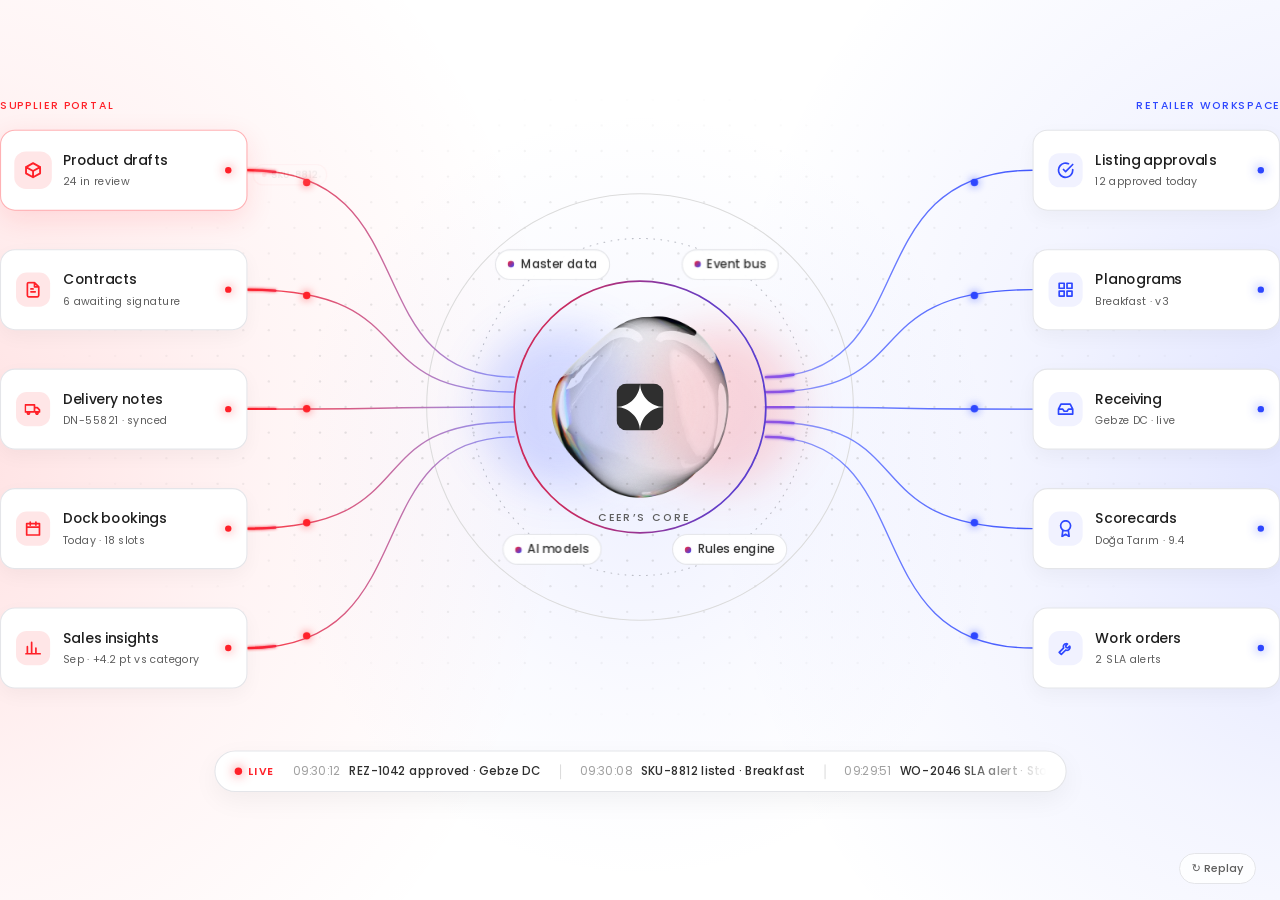
<file: assets/embed/ceers-vendor-collaboration.html>
<!DOCTYPE html>
<html lang="en">
<head>
<meta charset="UTF-8">
<meta name="viewport" content="width=device-width, initial-scale=1">
<title>Vendor collaboration · system diagram — animated</title>
<link rel="preconnect" href="https://fonts.googleapis.com">
<link rel="preconnect" href="https://fonts.gstatic.com" crossorigin>
<link href="https://fonts.googleapis.com/css2?family=Poppins:wght@400;500;600&display=swap" rel="stylesheet">
<style>
  :root{
    --red:#FF2129; --blue:#2E47FF; --lav:#919EFF;
    --ink:#1f1f1f; --ink2:#2f2f2f; --muted:#5e5e5e; --faint:#a0a0a0;
    --line:#e4e5e9;
    --ease-out:cubic-bezier(.22,1,.36,1);
    --ease-spring:cubic-bezier(.34,1.56,.64,1);
  }
  *{box-sizing:border-box;margin:0;padding:0}
  html,body{background:#fff;font-family:Poppins,system-ui,-apple-system,"Segoe UI",sans-serif;color:var(--ink);-webkit-font-smoothing:antialiased}
  body{height:100vh;display:flex;align-items:center;justify-content:center;overflow:hidden}

  /* Section wrapper carries the page background gradients from the Figma parent frame */
  .section{
    position:relative;width:100%;height:100%;padding:0;display:flex;align-items:center;
    background:
      radial-gradient(648px 704px at calc(50% - 720px) 50%, rgba(255,33,41,.14), rgba(255,33,41,.049) 55%, rgba(255,33,41,0) 100%),
      radial-gradient(648px 704px at calc(50% + 720px) 50%, rgba(46,71,255,.16), rgba(46,71,255,.056) 55%, rgba(46,71,255,0) 100%),
      radial-gradient(360px 384px at 50% 55%, rgba(145,158,255,.14), rgba(145,158,255,.049) 55%, rgba(145,158,255,0) 100%),
      #fff;
    overflow:hidden;
  }
  .fit{position:relative;margin:0 auto;width:1200px;height:680px;transform-origin:top left}
  .stage{position:absolute;inset:0;width:1200px;height:680px}

  /* ---------- SVG field ---------- */
  svg.field{position:absolute;inset:0;overflow:visible}
  .dot{fill:#A0A0A0;opacity:0}
  .play .dot{animation:dotIn .9s var(--ease-out) forwards;animation-delay:var(--d)}
  @keyframes dotIn{from{opacity:0;transform:scale(.2)}to{opacity:var(--o);transform:scale(1)}}
  .dot{transform-box:fill-box;transform-origin:center}

  .ring-outer{stroke:#DCDCDC;fill:none;stroke-dasharray:1257;stroke-dashoffset:1257}
  .play .ring-outer{animation:draw 1.6s var(--ease-out) .25s forwards}
  .ring-dash{stroke:#BCBEC7;fill:none;stroke-dasharray:.8 5.9;stroke-linecap:round;opacity:0;transform-origin:600px 300px}
  .play .ring-dash{animation:fadeIn .8s ease .6s forwards, spin 80s linear infinite}
  .ring-core{fill:none;stroke-width:1.6;stroke-dasharray:742;stroke-dashoffset:742;transform-origin:600px 300px}
  .play .ring-core{animation:draw 1.3s var(--ease-out) .55s forwards, sway 9s ease-in-out 2s infinite}
  .ring-pulse{fill:none;stroke:url(#gCore);stroke-width:1.6;opacity:0;transform-origin:600px 300px}
  .ring-pulse.go{animation:ringPulse 1.1s var(--ease-out)}
  @keyframes ringPulse{0%{opacity:.9;transform:scale(1);stroke-width:2.4}100%{opacity:0;transform:scale(1.32);stroke-width:.5}}
  @keyframes draw{to{stroke-dashoffset:0}}
  @keyframes fadeIn{to{opacity:1}}
  @keyframes spin{to{transform:rotate(360deg)}}
  @keyframes sway{0%,100%{transform:rotate(0)}50%{transform:rotate(-18deg)}}

  .link{fill:none;stroke-width:1.3;stroke-linecap:round}
  .link-base{transition:opacity .35s ease}
  .comet{fill:none;stroke-width:2.2;stroke-linecap:round;opacity:0;filter:url(#softGlow)}
  .live .comet{opacity:1;animation:comet var(--dur) linear var(--delay) infinite}
  @keyframes comet{from{stroke-dashoffset:var(--from)}to{stroke-dashoffset:var(--to)}}

  /* ---------- Cards ---------- */
  .node{
    position:absolute;width:232px;height:76px;display:flex;align-items:center;gap:12px;padding:12px 14px;
    background:#fff;border:1px solid var(--line);border-radius:14px;box-shadow:0 6px 18px rgba(0,0,0,.04);
    opacity:0;transition:box-shadow .45s ease,border-color .45s ease,transform .45s var(--ease-out);
    cursor:default;
  }
  .node.l{transform:translateX(-28px)} .node.r{transform:translateX(28px)}
  .play .node{animation:nodeIn .8s var(--ease-out) forwards;animation-delay:var(--d)}
  @keyframes nodeIn{to{opacity:1;transform:translateX(0)}}
  .node .ic{width:32px;height:32px;border-radius:10px;display:grid;place-items:center;flex-shrink:0;transition:transform .45s var(--ease-spring)}
  .node.l .ic{background:#ffe6e7} .node.r .ic{background:#f1f2ff}
  .node .ic svg{width:16px;height:16px;fill:none;stroke-width:1.6;stroke-linecap:round;stroke-linejoin:round}
  .node.l .ic svg{stroke:var(--red)} .node.r .ic svg{stroke:var(--blue)}
  .node .tx{flex:1;min-width:0;display:flex;flex-direction:column;gap:2px;white-space:nowrap;overflow:hidden}
  .node .t1{font-size:13px;font-weight:500;color:var(--ink);line-height:normal}
  .node .t2{font-size:10px;font-weight:400;color:var(--muted);line-height:normal;display:inline-block}
  .node .t2.tick{animation:tick .5s var(--ease-out)}
  @keyframes tick{0%{transform:translateY(6px);opacity:0}100%{transform:none;opacity:1}}
  .node .st{width:6px;height:6px;border-radius:50%;flex-shrink:0;position:relative}
  .node.l .st{background:var(--red);box-shadow:0 0 10px rgba(255,33,41,.8)}
  .node.r .st{background:var(--blue);box-shadow:0 0 10px rgba(46,71,255,.8)}
  .node .st::after{content:"";position:absolute;inset:0;border-radius:50%;background:inherit;opacity:0}
  .node.hit .st::after{animation:ping 1s var(--ease-out)}
  @keyframes ping{0%{opacity:.7;transform:scale(1)}100%{opacity:0;transform:scale(4.5)}}
  .node.hit.l{border-color:rgba(255,33,41,.35);box-shadow:0 8px 26px rgba(255,33,41,.12)}
  .node.hit.r{border-color:rgba(46,71,255,.35);box-shadow:0 8px 26px rgba(46,71,255,.12)}
  .node.hit .ic{transform:scale(1.1)}
  .node:hover{box-shadow:0 10px 28px rgba(0,0,0,.08)}

  .side{position:absolute;top:10px;font-size:10px;font-weight:500;letter-spacing:1.2px;line-height:15px;opacity:0}
  .side.l{left:0;color:var(--red)} .side.r{right:0;color:var(--blue)}
  .play .side{animation:fadeUp .7s var(--ease-out) .35s forwards}
  @keyframes fadeUp{from{opacity:0;transform:translateY(6px)}to{opacity:1;transform:none}}

  /* port dots on links */
  .port{position:absolute;width:7px;height:7px;border-radius:50%;opacity:0;transform:scale(0)}
  .port.l{background:var(--red);box-shadow:0 0 8px rgba(255,33,41,.75)}
  .port.r{background:var(--blue);box-shadow:0 0 8px rgba(46,71,255,.75)}
  .play .port{animation:pop .5s var(--ease-spring) forwards;animation-delay:var(--d)}
  @keyframes pop{to{opacity:1;transform:scale(1)}}

  /* packets travelling on links */
  .packet{
    position:absolute;left:0;top:0;display:flex;align-items:center;gap:5px;padding:3px 9px;height:23px;
    background:#fff;border-radius:999px;font-size:10px;font-weight:500;color:var(--ink2);white-space:nowrap;line-height:15px;
    opacity:0;will-change:transform,opacity;
  }
  .packet.l{border:1px solid rgba(255,33,41,.5)} .packet.r{border:1px solid rgba(46,71,255,.5)}
  .packet i{width:5px;height:5px;border-radius:50%;display:block}
  .packet.l i{background:var(--red)} .packet.r i{background:var(--blue)}

  /* system chips around the core */
  .sys{
    position:absolute;display:flex;align-items:center;gap:6px;padding:5px 11px;height:29px;border-radius:999px;
    background:rgba(255,255,255,.85);-webkit-backdrop-filter:blur(6px);backdrop-filter:blur(6px);border:1px solid var(--line);
    font-size:11px;font-weight:500;color:var(--ink2);white-space:nowrap;line-height:17px;
    opacity:0;transform:scale(.6);
  }
  .play .sys{animation:sysIn .6s var(--ease-spring) forwards, bob 6s ease-in-out infinite;animation-delay:var(--d), calc(var(--d) + .6s)}
  @keyframes sysIn{to{opacity:1;transform:scale(1)}}
  @keyframes bob{0%,100%{transform:translateY(0)}50%{transform:translateY(var(--bob,-3px))}}
  .sys i{width:6px;height:6px;border-radius:50%;display:block;background:linear-gradient(135deg,var(--red),var(--blue));position:relative}
  .sys i::after{content:"";position:absolute;inset:0;border-radius:50%;background:inherit;opacity:0}
  .sys.hit i::after{animation:ping .9s var(--ease-out)}
  .sys.hit{border-color:#cfd2ff}

  /* core */
  .glow{position:absolute;border-radius:50%;opacity:0}
  .glow.white{left:500px;top:200px;width:200px;height:200px;background:radial-gradient(closest-side,#fff,rgba(255,255,255,0))}
  .glow.blue{left:450px;top:225px;width:150px;height:150px;background:rgba(46,71,255,.18);filter:blur(20px)}
  .glow.red{left:600px;top:225px;width:150px;height:150px;background:rgba(255,33,41,.16);filter:blur(20px)}
  .play .glow{animation:fadeIn 1.2s ease .5s forwards}
  .play .glow.blue{animation:fadeIn 1.2s ease .5s forwards, breatheL 7s ease-in-out 1.7s infinite}
  .play .glow.red{animation:fadeIn 1.2s ease .5s forwards, breatheR 7s ease-in-out 1.7s infinite}
  @keyframes breatheL{0%,100%{transform:translate(0,0) scale(1)}50%{transform:translate(10px,-6px) scale(1.12)}}
  @keyframes breatheR{0%,100%{transform:translate(0,0) scale(1.08)}50%{transform:translate(-10px,6px) scale(.94)}}

  .orb-wrap{position:absolute;left:517.45px;top:215px;width:165.1px;height:170px;opacity:0;transform:scale(.4)}
  .play .orb-wrap{animation:orbIn 1.2s var(--ease-spring) .7s forwards}
  @keyframes orbIn{to{opacity:1;transform:scale(1)}}
  .orb{width:100%;height:100%;background:url("[data-uri]") center/100% 100% no-repeat}
  .play .orb{animation:float 7s ease-in-out 1.9s infinite}
  @keyframes float{0%,100%{transform:translateY(0) rotate(0)}33%{transform:translateY(-4px) rotate(2.5deg)}66%{transform:translateY(2px) rotate(-2deg)}}
  .orb-wrap.beat .orb{animation:beat .7s var(--ease-out)}
  @keyframes beat{0%{transform:scale(1)}35%{transform:scale(1.045)}100%{transform:scale(1)}}

  .logo{position:absolute;left:577.95px;top:277.95px;width:44.1px;height:44.1px;opacity:0;transform:scale(0) rotate(-45deg)}
  .play .logo{animation:logoIn .8s var(--ease-spring) 1.15s forwards}
  @keyframes logoIn{to{opacity:1;transform:none}}
  .logo svg{display:block;width:100%;height:100%}
  .logo .star{transform-origin:22.05px 22.05px}

  .core-label{position:absolute;left:560.5px;top:396px;width:79px;text-align:center;font-size:10px;font-weight:500;letter-spacing:2px;color:var(--muted);line-height:15px;white-space:nowrap;opacity:0}
  .play .core-label{animation:fadeUp .7s var(--ease-out) 1.4s forwards}

  /* live stream */
  .stream{
    position:absolute;left:200.5px;top:622px;width:799px;height:39px;display:flex;align-items:center;gap:18px;padding:10px 18px;
    background:#fff;border:1px solid var(--line);border-radius:999px;box-shadow:0 8px 24px rgba(0,0,0,.05);overflow:hidden;
    opacity:0;transform:translateY(16px);
  }
  .play .stream{animation:fadeUp2 .8s var(--ease-out) 2.1s forwards}
  @keyframes fadeUp2{to{opacity:1;transform:none}}
  .live-tag{display:flex;align-items:center;gap:6px;flex-shrink:0}
  .live-tag i{width:7px;height:7px;border-radius:50%;background:var(--red);box-shadow:0 0 10px rgba(255,33,41,.8);animation:blink 1.6s ease-in-out infinite}
  @keyframes blink{0%,100%{opacity:1}50%{opacity:.35}}
  .live-tag b{font-size:10px;font-weight:600;letter-spacing:1px;color:var(--red);line-height:15px}
  .events{position:relative;flex:1;height:17px;overflow:hidden;
    -webkit-mask-image:linear-gradient(90deg,#000 88%,transparent);mask-image:linear-gradient(90deg,#000 88%,transparent)}
  .events-row{position:absolute;left:0;top:0;display:flex;align-items:center;gap:18px;white-space:nowrap}
  .ev{display:flex;gap:8px;align-items:center;font-size:11px;line-height:17px}
  .ev .tm{color:var(--faint);font-weight:400;font-variant-numeric:tabular-nums}
  .ev .msg{color:var(--ink2);font-weight:500}
  .sep{width:1px;height:14px;background:#dcdcdc;border-radius:1px;flex-shrink:0}

  /* focus on hover */
  .stage.focusing .link-base:not(.on),.stage.focusing .comet:not(.on){opacity:.18 !important}
  .stage.focusing .link-base.on{stroke-width:2}

  .replay{position:absolute;right:24px;bottom:16px;font:500 11px Poppins,system-ui,sans-serif;color:var(--muted);background:rgba(255,255,255,.8);
    border:1px solid var(--line);border-radius:999px;padding:6px 12px;cursor:pointer;transition:color .2s,border-color .2s}
  .replay:hover{color:var(--ink);border-color:#cfd2ff}

  @media (prefers-reduced-motion: reduce){
    .stage *{animation:none !important;transition:none !important}
    .dot{opacity:var(--o)} .ring-outer,.ring-core{stroke-dashoffset:0}
    .ring-dash,.node,.side,.port,.sys,.glow,.orb-wrap,.logo,.core-label,.stream{opacity:1;transform:none}
    .comet{display:none}
  }
</style>
</head>
<body>
<section class="section" aria-label="Vendor collaboration system diagram">
  <div class="fit" id="fit">
    <div class="stage" id="stage">

      <svg class="field" viewBox="0 0 1200 680" width="1200" height="680" aria-hidden="true">
        <defs>
          <linearGradient id="gCore" x1="460" y1="0" x2="740" y2="0" gradientUnits="userSpaceOnUse">
            <stop stop-color="#FF2129"/><stop offset="1" stop-color="#2E47FF"/>
          </linearGradient>
          <linearGradient id="gL" x1="230" y1="0" x2="480" y2="0" gradientUnits="userSpaceOnUse">
            <stop stop-color="#FF2129" stop-opacity=".9"/><stop offset="1" stop-color="#919EFF"/>
          </linearGradient>
          <linearGradient id="gR" x1="720" y1="0" x2="970" y2="0" gradientUnits="userSpaceOnUse">
            <stop stop-color="#919EFF"/><stop offset="1" stop-color="#2E47FF" stop-opacity=".9"/>
          </linearGradient>
          <linearGradient id="gCometL" x1="230" y1="0" x2="480" y2="0" gradientUnits="userSpaceOnUse">
            <stop stop-color="#FF2129"/><stop offset="1" stop-color="#B06CFF"/>
          </linearGradient>
          <linearGradient id="gCometR" x1="720" y1="0" x2="970" y2="0" gradientUnits="userSpaceOnUse">
            <stop stop-color="#7E5BFF"/><stop offset="1" stop-color="#2E47FF"/>
          </linearGradient>
          <filter id="softGlow" x="-20%" y="-20%" width="140%" height="140%">
            <feGaussianBlur stdDeviation="1.6" result="b"/>
            <feMerge><feMergeNode in="b"/><feMergeNode in="SourceGraphic"/></feMerge>
          </filter>
        </defs>
        <g id="dots"></g>
        <circle class="ring-outer" cx="600" cy="300" r="200"/>
        <circle class="ring-dash" cx="600" cy="300" r="158"/>
        <g id="links"></g>
        <g id="comets"></g>
        <circle class="ring-core" cx="600" cy="300" r="118" stroke="url(#gCore)"/>
        <circle class="ring-pulse" id="ringPulse" cx="600" cy="300" r="118"/>
      </svg>

      <div class="side l">SUPPLIER PORTAL</div>
      <div class="side r">RETAILER WORKSPACE</div>

      <div id="nodes"></div>
      <div id="ports"></div>
      <div id="packets"></div>

      <div class="sys" style="left:464.27px;top:151.51px;--d:2.0s;--bob:-3px" data-sys><i></i>Master data</div>
      <div class="sys" style="left:638.73px;top:151.51px;--d:2.08s;--bob:3px" data-sys><i></i>Event bus</div>
      <div class="sys" style="left:630.23px;top:419.49px;--d:2.16s;--bob:-3px" data-sys><i></i>Rules engine</div>
      <div class="sys" style="left:470.77px;top:419.49px;--d:2.24s;--bob:3px" data-sys><i></i>AI models</div>

      <div class="glow white"></div>
      <div class="glow blue"></div>
      <div class="glow red"></div>
      <div class="orb-wrap" id="orb"><div class="orb"></div></div>
      <div class="logo" aria-label="Ceer's logo">
        <svg viewBox="0 0 44.1 44.1">
          <rect width="44.1" height="44.1" rx="9.45" fill="#2F2F2F"/>
          <path class="star" id="star" d="M22.05 0C22.4805 11.995 32.105 21.6195 44.1 22.05C32.105 22.4805 22.4805 32.105 22.05 44.1C21.6195 32.105 11.995 22.4805 0 22.05C11.995 21.6195 21.6195 11.995 22.05 0Z" fill="#fff"/>
        </svg>
      </div>
      <div class="core-label">CEER’S CORE</div>

      <div class="stream" aria-live="polite">
        <div class="live-tag"><i></i><b>LIVE</b></div>
        <div class="events"><div class="events-row" id="events"></div></div>
      </div>
    </div>
  </div>
  <button class="replay" id="replay" type="button">↻ Replay</button>
</section>

<script>
(() => {
  const DOTS = [[60,252,0.01],[60,276,0.02],[60,300,0.02],[60,324,0.02],[60,348,0.01],[84,204,0.01],[84,228,0.03],[84,252,0.04],[84,276,0.04],[84,300,0.04],[84,324,0.04],[84,348,0.04],[84,372,0.03],[84,396,0.01],[108,180,0.02],[108,204,0.04],[108,228,0.05],[108,252,0.06],[108,276,0.06],[108,300,0.07],[108,324,0.06],[108,348,0.06],[108,372,0.05],[108,396,0.04],[108,420,0.02],[132,156,0.02],[132,180,0.04],[132,204,0.06],[132,228,0.07],[132,252,0.08],[132,276,0.09],[132,300,0.09],[132,324,0.09],[132,348,0.08],[132,372,0.07],[132,396,0.06],[132,420,0.04],[132,444,0.02],[156,132,0.02],[156,156,0.04],[156,180,0.06],[156,204,0.08],[156,228,0.09],[156,252,0.11],[156,276,0.11],[156,300,0.11],[156,324,0.11],[156,348,0.11],[156,372,0.09],[156,396,0.08],[156,420,0.06],[156,444,0.04],[156,468,0.02],[180,108,0.01],[180,132,0.04],[180,156,0.06],[180,180,0.08],[180,204,0.1],[180,228,0.12],[180,252,0.13],[180,276,0.14],[180,300,0.14],[180,324,0.14],[180,348,0.13],[180,372,0.12],[180,396,0.1],[180,420,0.08],[180,444,0.06],[180,468,0.04],[180,492,0.01],[204,108,0.03],[204,132,0.05],[204,156,0.08],[204,180,0.1],[204,204,0.12],[204,228,0.14],[204,252,0.15],[204,276,0.16],[204,300,0.16],[204,324,0.16],[204,348,0.15],[204,372,0.14],[204,396,0.12],[204,420,0.1],[204,444,0.08],[204,468,0.05],[204,492,0.03],[228,84,0.01],[228,108,0.04],[228,132,0.07],[228,156,0.1],[228,180,0.12],[228,204,0.14],[228,228,0.16],[228,252,0.17],[228,276,0.18],[228,300,0.18],[228,324,0.18],[228,348,0.17],[228,372,0.16],[228,396,0.14],[228,420,0.12],[228,444,0.1],[228,468,0.07],[228,492,0.04],[228,516,0.01],[252,84,0.03],[252,108,0.06],[252,132,0.09],[252,156,0.12],[252,180,0.14],[252,204,0.17],[252,228,0.18],[252,252,0.2],[252,276,0.21],[252,300,0.21],[252,324,0.21],[252,348,0.2],[252,372,0.18],[252,396,0.17],[252,420,0.14],[252,444,0.12],[252,468,0.09],[252,492,0.06],[252,516,0.03],[276,60,0.01],[276,84,0.04],[276,108,0.08],[276,132,0.11],[276,156,0.14],[276,180,0.16],[276,204,0.19],[276,228,0.21],[276,252,0.22],[276,276,0.23],[276,300,0.23],[276,324,0.23],[276,348,0.22],[276,372,0.21],[276,396,0.19],[276,420,0.16],[276,444,0.14],[276,468,0.11],[276,492,0.08],[276,516,0.04],[276,540,0.01],[300,60,0.02],[300,84,0.06],[300,108,0.09],[300,132,0.12],[300,156,0.15],[300,180,0.18],[300,204,0.21],[300,228,0.23],[300,252,0.24],[300,276,0.25],[300,300,0.26],[300,324,0.25],[300,348,0.24],[300,372,0.23],[300,396,0.21],[300,420,0.18],[300,444,0.15],[300,468,0.12],[300,492,0.09],[300,516,0.06],[300,540,0.02],[324,60,0.03],[324,84,0.07],[324,108,0.11],[324,132,0.14],[324,156,0.17],[324,180,0.2],[324,204,0.23],[324,228,0.25],[324,252,0.27],[324,276,0.28],[324,300,0.28],[324,324,0.28],[324,348,0.27],[324,372,0.25],[324,396,0.23],[324,420,0.2],[324,444,0.17],[324,468,0.14],[324,492,0.11],[324,516,0.07],[324,540,0.03],[348,36,0.01],[348,60,0.05],[348,84,0.08],[348,108,0.12],[348,132,0.15],[348,156,0.19],[348,180,0.22],[348,204,0.25],[348,228,0.27],[348,252,0.29],[348,276,0.3],[348,300,0.3],[348,324,0.3],[348,348,0.29],[348,372,0.27],[348,396,0.25],[348,420,0.22],[348,444,0.19],[348,468,0.15],[348,492,0.12],[348,516,0.08],[348,540,0.05],[348,564,0.01],[372,36,0.02],[372,60,0.06],[372,84,0.1],[372,108,0.13],[372,132,0.17],[372,156,0.2],[372,180,0.24],[372,204,0.27],[372,228,0.29],[372,252,0.31],[372,276,0.32],[372,300,0.33],[372,324,0.32],[372,348,0.31],[372,372,0.29],[372,396,0.27],[372,420,0.24],[372,444,0.2],[372,468,0.17],[372,492,0.13],[372,516,0.1],[372,540,0.06],[372,564,0.02],[396,36,0.03],[396,60,0.07],[396,84,0.11],[396,108,0.14],[396,132,0.18],[396,156,0.22],[396,180,0.25],[396,204,0.28],[396,228,0.31],[396,252,0.33],[396,276,0.34],[396,300,0.35],[396,324,0.34],[396,348,0.33],[396,372,0.31],[396,396,0.28],[396,420,0.25],[396,444,0.22],[396,468,0.18],[396,492,0.14],[396,516,0.11],[396,540,0.07],[396,564,0.03],[420,36,0.03],[420,60,0.08],[420,84,0.12],[420,108,0.16],[420,132,0.19],[420,156,0.23],[420,180,0.27],[420,204,0.3],[420,228,0.33],[420,252,0.35],[420,276,0.37],[420,300,0.37],[420,324,0.37],[420,348,0.35],[420,372,0.33],[420,396,0.3],[420,420,0.27],[420,444,0.23],[420,468,0.19],[420,492,0.16],[420,516,0.12],[420,540,0.08],[420,564,0.03],[444,36,0.04],[444,60,0.08],[444,84,0.13],[444,108,0.17],[444,132,0.21],[444,156,0.24],[444,180,0.28],[444,204,0.32],[444,228,0.35],[444,252,0.37],[444,276,0.39],[444,300,0.4],[444,324,0.39],[444,348,0.37],[444,372,0.35],[444,396,0.32],[444,420,0.28],[444,444,0.24],[444,468,0.21],[444,492,0.17],[444,516,0.13],[444,540,0.08],[444,564,0.04],[468,12,0.01],[468,36,0.05],[468,60,0.09],[468,84,0.13],[468,108,0.17],[468,132,0.22],[468,156,0.26],[468,180,0.29],[468,204,0.33],[468,228,0.36],[468,252,0.39],[468,276,0.41],[468,300,0.42],[468,324,0.41],[468,348,0.39],[468,372,0.36],[468,396,0.33],[468,420,0.29],[468,444,0.26],[468,468,0.22],[468,492,0.17],[468,516,0.13],[468,540,0.09],[468,564,0.05],[468,588,0.01],[492,12,0.01],[492,36,0.05],[492,60,0.1],[492,84,0.14],[492,108,0.18],[492,132,0.22],[492,156,0.27],[492,180,0.31],[492,204,0.34],[492,228,0.38],[492,252,0.41],[492,276,0.44],[492,300,0.44],[492,324,0.44],[492,348,0.41],[492,372,0.38],[492,396,0.34],[492,420,0.31],[492,444,0.27],[492,468,0.22],[492,492,0.18],[492,516,0.14],[492,540,0.1],[492,564,0.05],[492,588,0.01],[516,12,0.02],[516,36,0.06],[516,60,0.1],[516,84,0.15],[516,108,0.19],[516,132,0.23],[516,156,0.27],[516,180,0.32],[516,204,0.36],[516,228,0.39],[516,252,0.43],[516,276,0.46],[516,300,0.47],[516,324,0.46],[516,348,0.43],[516,372,0.39],[516,396,0.36],[516,420,0.32],[516,444,0.27],[516,468,0.23],[516,492,0.19],[516,516,0.15],[516,540,0.1],[516,564,0.06],[516,588,0.02],[540,12,0.02],[540,36,0.06],[540,60,0.11],[540,84,0.15],[540,108,0.19],[540,132,0.24],[540,156,0.28],[540,180,0.32],[540,204,0.36],[540,228,0.41],[540,252,0.44],[540,276,0.48],[540,300,0.49],[540,324,0.48],[540,348,0.44],[540,372,0.41],[540,396,0.36],[540,420,0.32],[540,444,0.28],[540,468,0.24],[540,492,0.19],[540,516,0.15],[540,540,0.11],[540,564,0.06],[540,588,0.02],[564,12,0.02],[564,36,0.06],[564,60,0.11],[564,84,0.15],[564,108,0.2],[564,132,0.24],[564,156,0.28],[564,180,0.33],[564,204,0.37],[564,228,0.41],[564,252,0.46],[564,276,0.49],[564,300,0.51],[564,324,0.49],[564,348,0.46],[564,372,0.41],[564,396,0.37],[564,420,0.33],[564,444,0.28],[564,468,0.24],[564,492,0.2],[564,516,0.15],[564,540,0.11],[564,564,0.06],[564,588,0.02],[588,12,0.02],[588,36,0.07],[588,60,0.11],[588,84,0.15],[588,108,0.2],[588,132,0.24],[588,156,0.29],[588,180,0.33],[588,204,0.37],[588,228,0.42],[588,252,0.46],[588,276,0.5],[588,300,0.54],[588,324,0.5],[588,348,0.46],[588,372,0.42],[588,396,0.37],[588,420,0.33],[588,444,0.29],[588,468,0.24],[588,492,0.2],[588,516,0.15],[588,540,0.11],[588,564,0.07],[588,588,0.02],[612,12,0.02],[612,36,0.07],[612,60,0.11],[612,84,0.15],[612,108,0.2],[612,132,0.24],[612,156,0.29],[612,180,0.33],[612,204,0.37],[612,228,0.42],[612,252,0.46],[612,276,0.5],[612,300,0.54],[612,324,0.5],[612,348,0.46],[612,372,0.42],[612,396,0.37],[612,420,0.33],[612,444,0.29],[612,468,0.24],[612,492,0.2],[612,516,0.15],[612,540,0.11],[612,564,0.07],[612,588,0.02],[636,12,0.02],[636,36,0.06],[636,60,0.11],[636,84,0.15],[636,108,0.2],[636,132,0.24],[636,156,0.28],[636,180,0.33],[636,204,0.37],[636,228,0.41],[636,252,0.46],[636,276,0.49],[636,300,0.51],[636,324,0.49],[636,348,0.46],[636,372,0.41],[636,396,0.37],[636,420,0.33],[636,444,0.28],[636,468,0.24],[636,492,0.2],[636,516,0.15],[636,540,0.11],[636,564,0.06],[636,588,0.02],[660,12,0.02],[660,36,0.06],[660,60,0.11],[660,84,0.15],[660,108,0.19],[660,132,0.24],[660,156,0.28],[660,180,0.32],[660,204,0.36],[660,228,0.41],[660,252,0.44],[660,276,0.48],[660,300,0.49],[660,324,0.48],[660,348,0.44],[660,372,0.41],[660,396,0.36],[660,420,0.32],[660,444,0.28],[660,468,0.24],[660,492,0.19],[660,516,0.15],[660,540,0.11],[660,564,0.06],[660,588,0.02],[684,12,0.02],[684,36,0.06],[684,60,0.1],[684,84,0.15],[684,108,0.19],[684,132,0.23],[684,156,0.27],[684,180,0.32],[684,204,0.36],[684,228,0.39],[684,252,0.43],[684,276,0.46],[684,300,0.47],[684,324,0.46],[684,348,0.43],[684,372,0.39],[684,396,0.36],[684,420,0.32],[684,444,0.27],[684,468,0.23],[684,492,0.19],[684,516,0.15],[684,540,0.1],[684,564,0.06],[684,588,0.02],[708,12,0.01],[708,36,0.05],[708,60,0.1],[708,84,0.14],[708,108,0.18],[708,132,0.22],[708,156,0.27],[708,180,0.31],[708,204,0.34],[708,228,0.38],[708,252,0.41],[708,276,0.44],[708,300,0.44],[708,324,0.44],[708,348,0.41],[708,372,0.38],[708,396,0.34],[708,420,0.31],[708,444,0.27],[708,468,0.22],[708,492,0.18],[708,516,0.14],[708,540,0.1],[708,564,0.05],[708,588,0.01],[732,12,0.01],[732,36,0.05],[732,60,0.09],[732,84,0.13],[732,108,0.17],[732,132,0.22],[732,156,0.26],[732,180,0.29],[732,204,0.33],[732,228,0.36],[732,252,0.39],[732,276,0.41],[732,300,0.42],[732,324,0.41],[732,348,0.39],[732,372,0.36],[732,396,0.33],[732,420,0.29],[732,444,0.26],[732,468,0.22],[732,492,0.17],[732,516,0.13],[732,540,0.09],[732,564,0.05],[732,588,0.01],[756,36,0.04],[756,60,0.08],[756,84,0.13],[756,108,0.17],[756,132,0.21],[756,156,0.24],[756,180,0.28],[756,204,0.32],[756,228,0.35],[756,252,0.37],[756,276,0.39],[756,300,0.4],[756,324,0.39],[756,348,0.37],[756,372,0.35],[756,396,0.32],[756,420,0.28],[756,444,0.24],[756,468,0.21],[756,492,0.17],[756,516,0.13],[756,540,0.08],[756,564,0.04],[780,36,0.03],[780,60,0.08],[780,84,0.12],[780,108,0.16],[780,132,0.19],[780,156,0.23],[780,180,0.27],[780,204,0.3],[780,228,0.33],[780,252,0.35],[780,276,0.37],[780,300,0.37],[780,324,0.37],[780,348,0.35],[780,372,0.33],[780,396,0.3],[780,420,0.27],[780,444,0.23],[780,468,0.19],[780,492,0.16],[780,516,0.12],[780,540,0.08],[780,564,0.03],[804,36,0.03],[804,60,0.07],[804,84,0.11],[804,108,0.14],[804,132,0.18],[804,156,0.22],[804,180,0.25],[804,204,0.28],[804,228,0.31],[804,252,0.33],[804,276,0.34],[804,300,0.35],[804,324,0.34],[804,348,0.33],[804,372,0.31],[804,396,0.28],[804,420,0.25],[804,444,0.22],[804,468,0.18],[804,492,0.14],[804,516,0.11],[804,540,0.07],[804,564,0.03],[828,36,0.02],[828,60,0.06],[828,84,0.1],[828,108,0.13],[828,132,0.17],[828,156,0.2],[828,180,0.24],[828,204,0.27],[828,228,0.29],[828,252,0.31],[828,276,0.32],[828,300,0.33],[828,324,0.32],[828,348,0.31],[828,372,0.29],[828,396,0.27],[828,420,0.24],[828,444,0.2],[828,468,0.17],[828,492,0.13],[828,516,0.1],[828,540,0.06],[828,564,0.02],[852,36,0.01],[852,60,0.05],[852,84,0.08],[852,108,0.12],[852,132,0.15],[852,156,0.19],[852,180,0.22],[852,204,0.25],[852,228,0.27],[852,252,0.29],[852,276,0.3],[852,300,0.3],[852,324,0.3],[852,348,0.29],[852,372,0.27],[852,396,0.25],[852,420,0.22],[852,444,0.19],[852,468,0.15],[852,492,0.12],[852,516,0.08],[852,540,0.05],[852,564,0.01],[876,60,0.03],[876,84,0.07],[876,108,0.11],[876,132,0.14],[876,156,0.17],[876,180,0.2],[876,204,0.23],[876,228,0.25],[876,252,0.27],[876,276,0.28],[876,300,0.28],[876,324,0.28],[876,348,0.27],[876,372,0.25],[876,396,0.23],[876,420,0.2],[876,444,0.17],[876,468,0.14],[876,492,0.11],[876,516,0.07],[876,540,0.03],[900,60,0.02],[900,84,0.06],[900,108,0.09],[900,132,0.12],[900,156,0.15],[900,180,0.18],[900,204,0.21],[900,228,0.23],[900,252,0.24],[900,276,0.25],[900,300,0.26],[900,324,0.25],[900,348,0.24],[900,372,0.23],[900,396,0.21],[900,420,0.18],[900,444,0.15],[900,468,0.12],[900,492,0.09],[900,516,0.06],[900,540,0.02],[924,60,0.01],[924,84,0.04],[924,108,0.08],[924,132,0.11],[924,156,0.14],[924,180,0.16],[924,204,0.19],[924,228,0.21],[924,252,0.22],[924,276,0.23],[924,300,0.23],[924,324,0.23],[924,348,0.22],[924,372,0.21],[924,396,0.19],[924,420,0.16],[924,444,0.14],[924,468,0.11],[924,492,0.08],[924,516,0.04],[924,540,0.01],[948,84,0.03],[948,108,0.06],[948,132,0.09],[948,156,0.12],[948,180,0.14],[948,204,0.17],[948,228,0.18],[948,252,0.2],[948,276,0.21],[948,300,0.21],[948,324,0.21],[948,348,0.2],[948,372,0.18],[948,396,0.17],[948,420,0.14],[948,444,0.12],[948,468,0.09],[948,492,0.06],[948,516,0.03],[972,84,0.01],[972,108,0.04],[972,132,0.07],[972,156,0.1],[972,180,0.12],[972,204,0.14],[972,228,0.16],[972,252,0.17],[972,276,0.18],[972,300,0.18],[972,324,0.18],[972,348,0.17],[972,372,0.16],[972,396,0.14],[972,420,0.12],[972,444,0.1],[972,468,0.07],[972,492,0.04],[972,516,0.01],[996,108,0.03],[996,132,0.05],[996,156,0.08],[996,180,0.1],[996,204,0.12],[996,228,0.14],[996,252,0.15],[996,276,0.16],[996,300,0.16],[996,324,0.16],[996,348,0.15],[996,372,0.14],[996,396,0.12],[996,420,0.1],[996,444,0.08],[996,468,0.05],[996,492,0.03],[1020,108,0.01],[1020,132,0.04],[1020,156,0.06],[1020,180,0.08],[1020,204,0.1],[1020,228,0.12],[1020,252,0.13],[1020,276,0.14],[1020,300,0.14],[1020,324,0.14],[1020,348,0.13],[1020,372,0.12],[1020,396,0.1],[1020,420,0.08],[1020,444,0.06],[1020,468,0.04],[1020,492,0.01],[1044,132,0.02],[1044,156,0.04],[1044,180,0.06],[1044,204,0.08],[1044,228,0.09],[1044,252,0.11],[1044,276,0.11],[1044,300,0.11],[1044,324,0.11],[1044,348,0.11],[1044,372,0.09],[1044,396,0.08],[1044,420,0.06],[1044,444,0.04],[1044,468,0.02],[1068,156,0.02],[1068,180,0.04],[1068,204,0.06],[1068,228,0.07],[1068,252,0.08],[1068,276,0.09],[1068,300,0.09],[1068,324,0.09],[1068,348,0.08],[1068,372,0.07],[1068,396,0.06],[1068,420,0.04],[1068,444,0.02],[1092,180,0.02],[1092,204,0.04],[1092,228,0.05],[1092,252,0.06],[1092,276,0.06],[1092,300,0.07],[1092,324,0.06],[1092,348,0.06],[1092,372,0.05],[1092,396,0.04],[1092,420,0.02],[1116,204,0.01],[1116,228,0.03],[1116,252,0.04],[1116,276,0.04],[1116,300,0.04],[1116,324,0.04],[1116,348,0.04],[1116,372,0.03],[1116,396,0.01],[1140,252,0.01],[1140,276,0.02],[1140,300,0.02],[1140,324,0.02],[1140,348,0.01]];
  const reduce = matchMedia('(prefers-reduced-motion: reduce)').matches;
  const stage = document.getElementById('stage');
  const NS = 'http://www.w3.org/2000/svg';

  /* ---------- responsive fit ---------- */
  const fit = document.getElementById('fit');
  function resize2(){
    const s = Math.min(window.innerWidth / 1200, window.innerHeight / 680);
    fit.style.width = 1200 * s + 'px';
    fit.style.height = 680 * s + 'px';
    fit.style.transform = 'none';
    stage.style.transform = `scale(${s})`;
    stage.style.transformOrigin = 'top left';
  }
  addEventListener('resize', resize2); resize2();

  /* ---------- dot field ---------- */
  const gDots = document.getElementById('dots');
  DOTS.forEach(([x, y, o]) => {
    const c = document.createElementNS(NS, 'circle');
    c.setAttribute('cx', x); c.setAttribute('cy', y); c.setAttribute('r', 1.1);
    c.setAttribute('class', 'dot');
    const dist = Math.hypot(x - 600, y - 300);
    c.style.setProperty('--o', o);
    c.style.setProperty('--d', (0.05 + dist / 900).toFixed(3) + 's');
    gDots.appendChild(c);
  });

  /* ---------- nodes ---------- */
  const ICONS = [
    'M8 14L2 10.6667V5.33333L8 2L14 5.33333V10.6667L8 14ZM14 5.33333L8 8.66667M2 5.33333L8 8.66667M8 14V8.66667',
    'M13.3333 5.33333L9.33333 1.33333H4C3.64638 1.33333 3.30724 1.47381 3.05719 1.72386C2.80714 1.97391 2.66667 2.31304 2.66667 2.66667V13.3333C2.66667 13.687 2.80714 14.0261 3.05719 14.2761C3.30724 14.5262 3.64638 14.6667 4 14.6667H12C12.3536 14.6667 12.6928 14.5262 12.9428 14.2761C13.1929 14.0261 13.3333 13.687 13.3333 13.3333V5.33333ZM9.33333 1.33333V5.33333H13.3333M6 10H10M6 7.33333H8',
    'M9.33333 10.6667V4H0.666667V10.6667H9.33333ZM9.33333 10.6667H14V8.66667L12 6.66667H9.33333V10.6667ZM3.66667 12.6667C3.93188 12.6667 4.18624 12.5613 4.37377 12.3738C4.56131 12.1862 4.66667 11.9319 4.66667 11.6667C4.66667 11.4015 4.56131 11.1471 4.37377 10.9596C4.18624 10.772 3.93188 10.6667 3.66667 10.6667C3.40145 10.6667 3.1471 10.772 2.95956 10.9596C2.77202 11.1471 2.66667 11.4015 2.66667 11.6667C2.66667 11.9319 2.77202 12.1862 2.95956 12.3738C3.1471 12.5613 3.40145 12.6667 3.66667 12.6667ZM11.6667 12.6667C11.9319 12.6667 12.1862 12.5613 12.3738 12.3738C12.5613 12.1862 12.6667 11.9319 12.6667 11.6667C12.6667 11.4015 12.5613 11.1471 12.3738 10.9596C12.1862 10.772 11.9319 10.6667 11.6667 10.6667C11.4014 10.6667 11.1471 10.772 10.9596 10.9596C10.772 11.1471 10.6667 11.4015 10.6667 11.6667C10.6667 11.9319 10.772 12.1862 10.9596 12.3738C11.1471 12.5613 11.4014 12.6667 11.6667 12.6667Z',
    'M10.6667 2V4.66667M5.33333 2V4.66667M2 6.66667H14M2 3.33333H14V14H2V3.33333Z',
    'M2.66667 13.3333V6.66667M6.66667 13.3333V2.66667M10.6667 13.3333V8M14.6667 13.3333H1.33333',
    'M14.6667 7.4V8C14.6697 9.43931 14.2068 10.8409 13.3472 11.9954C12.4876 13.1498 11.2775 13.9951 9.89774 14.4048C8.51798 14.8145 7.04267 14.7667 5.69234 14.2684C4.34201 13.7702 3.18919 12.8484 2.40618 11.6407C1.62317 10.433 1.25204 9.00433 1.34826 7.56824C1.44448 6.13215 2.00288 4.76577 2.94 3.67333C3.87711 2.58089 5.14261 1.82107 6.54734 1.50744C7.95206 1.19381 9.42056 1.34322 10.7333 1.93333M14.6667 2.66667L8 9.33333L6 7.33333',
    'M2 2H6.66667V6.66667H2V2ZM9.33333 2H14V6.66667H9.33333V2ZM9.33333 9.33333H14V14H9.33333V9.33333ZM2 9.33333H6.66667V14H2V9.33333Z',
    'M14.6667 8H10.6667L9.33333 10H6.66667L5.33333 8H1.33333M1.33333 8V12.6667H14.6667V8L12.3333 3.33333H3.66667L1.33333 8Z',
    'M5.46667 9.26667L4.66667 15.3333L8 13.3333L11.3333 15.3333L10.5333 9.26667M8 10C9.23768 10 10.4247 9.50833 11.2998 8.63316C12.175 7.758 12.6667 6.57101 12.6667 5.33333C12.6667 4.09566 12.175 2.90867 11.2998 2.0335C10.4247 1.15833 9.23768 0.666667 8 0.666667C6.76232 0.666667 5.57534 1.15833 4.70017 2.0335C3.825 2.90867 3.33333 4.09566 3.33333 5.33333C3.33333 6.57101 3.825 7.758 4.70017 8.63316C5.57534 9.50833 6.76232 10 8 10Z',
    'M9.8 4.2C9.29654 3.93604 8.72191 3.83987 8.15994 3.92552C7.59798 4.01117 7.07809 4.27417 6.67613 4.67613C6.27417 5.07809 6.01117 5.59798 5.92552 6.15994C5.83987 6.72191 5.93604 7.29654 6.2 7.8L2 12L4 14L8.2 9.8C8.70346 10.064 9.27809 10.1601 9.84006 10.0745C10.402 9.98883 10.9219 9.72583 11.3239 9.32387C11.7258 8.92191 11.9888 8.40202 12.0745 7.84006C12.1601 7.27809 12.064 6.70346 11.8 6.2L10.1333 7.86667L8.53333 7.46667L8.13333 5.86667L9.8 4.2Z'
  ];
  const NODES = [
    {side:'l', title:'Product drafts',   sub:'24 in review'},
    {side:'l', title:'Contracts',        sub:'6 awaiting signature'},
    {side:'l', title:'Delivery notes',   sub:'DN-55821 · synced'},
    {side:'l', title:'Dock bookings',    sub:'Today · 18 slots'},
    {side:'l', title:'Sales insights',   sub:'Sep · +4.2 pt vs category'},
    {side:'r', title:'Listing approvals',sub:'12 approved today'},
    {side:'r', title:'Planograms',       sub:'Breakfast · v3'},
    {side:'r', title:'Receiving',        sub:'Gebze DC · live'},
    {side:'r', title:'Scorecards',       sub:'Doğa Tarım · 9.4'},
    {side:'r', title:'Work orders',      sub:'2 SLA alerts'},
  ];
  const ROW_Y = [78, 190, 302, 414, 526];        // link y at card edge
  const CORE_Y = [272, 286, 300, 314, 328];      // link y at core ring
  const PORT_Y = [89.64, 195.76, 301.88, 408, 514.12];

  const nodesEl = document.getElementById('nodes');
  const nodeEls = NODES.map((n, i) => {
    const row = i % 5, el = document.createElement('div');
    el.className = `node ${n.side}`;
    el.style.left = (n.side === 'l' ? 0 : 968) + 'px';
    el.style.top = (40 + row * 112) + 'px';
    el.style.setProperty('--d', (0.7 + row * 0.08 + (n.side === 'r' ? 0.04 : 0)) + 's');
    el.dataset.idx = i;
    el.innerHTML = `<div class="ic"><svg viewBox="0 0 16 16"><path d="${ICONS[i]}"/></svg></div>
      <div class="tx"><span class="t1">${n.title}</span><span class="t2">${n.sub}</span></div><span class="st"></span>`;
    nodesEl.appendChild(el);
    return el;
  });

  /* ---------- links + comets ---------- */
  const gLinks = document.getElementById('links'), gCom = document.getElementById('comets');
  const linkPaths = [], cometPaths = [];
  for (let i = 0; i < 10; i++) {
    const row = i % 5, a = ROW_Y[row], b = CORE_Y[row];
    const d = i < 5 ? `M232 ${a}C402 ${a} 332 ${b} 482 ${b}` : `M718 ${b}C868 ${b} 798 ${a} 968 ${a}`;
    const p = document.createElementNS(NS, 'path');
    p.setAttribute('d', d);
    p.setAttribute('class', 'link link-base');
    p.setAttribute('stroke', i < 5 ? 'url(#gL)' : 'url(#gR)');
    gLinks.appendChild(p);
    linkPaths.push(p);

    const c = document.createElementNS(NS, 'path');
    c.setAttribute('d', d);
    c.setAttribute('class', 'comet');
    c.setAttribute('stroke', i < 5 ? 'url(#gCometL)' : 'url(#gCometR)');
    gCom.appendChild(c);
    cometPaths.push(c);
  }
  linkPaths.forEach((p, i) => {
    const L = p.getTotalLength(); p._len = L;
    p.style.strokeDasharray = L;
    p.style.strokeDashoffset = L;
    const c = cometPaths[i], seg = 26;
    c.style.strokeDasharray = `${seg} ${L + 60}`;
    // left: travel node → core ; right: core → node (both are path-forward)
    c.style.setProperty('--from', seg);
    c.style.setProperty('--to', -(L + 30));
    c.style.setProperty('--dur', (2.6 + (i * 0.37) % 1.4).toFixed(2) + 's');
    c.style.setProperty('--delay', ((i * 0.53) % 2.2).toFixed(2) + 's');
  });

  /* ---------- ports ---------- */
  const portsEl = document.getElementById('ports');
  for (let i = 0; i < 10; i++) {
    const row = i % 5, el = document.createElement('div');
    el.className = 'port ' + (i < 5 ? 'l' : 'r');
    el.style.left = (i < 5 ? 283.5 : 909.5) + 'px';
    el.style.top = (PORT_Y[row] - 3.5) + 'px';
    el.style.setProperty('--d', (1.75 + row * 0.06) + 's');
    portsEl.appendChild(el);
  }

  /* ---------- packets ---------- */
  const PACKETS = [
    {id:'SKU-8812',    link:0, node:0, msg:'SKU-8812 listed · Breakfast'},
    {id:'CTR-2026/Q4', link:1, node:1, msg:'CTR-2026/Q4 signed · Doğa Tarım'},
    {id:'REZ-1042',    link:3, node:3, msg:'REZ-1042 approved · Gebze DC'},
    {id:'LST-0042',    link:5, node:5, msg:'LST-0042 approved · Listing', count:true},
    {id:'ASN-7731',    link:7, node:7, msg:'ASN-7731 received · Gebze DC'},
    {id:'WO-2046',     link:8, node:9, msg:'WO-2046 SLA alert · Store 140'},
  ];
  const packetsEl = document.getElementById('packets');
  PACKETS.forEach((pk, k) => {
    const el = document.createElement('div');
    el.className = 'packet ' + (pk.link < 5 ? 'l' : 'r');
    el.innerHTML = `<i></i>${pk.id}`;
    packetsEl.appendChild(el);
    pk.el = el;
    pk.dur = 4200 + (k % 3) * 500;
    pk.next = 0;          // set at start
    pk.t0 = null;
  });

  /* ---------- live stream ---------- */
  const eventsEl = document.getElementById('events');
  let clock = 9 * 3600 + 30 * 60 + 12;
  const fmt = s => [Math.floor(s / 3600), Math.floor(s / 60) % 60, s % 60].map(n => String(n).padStart(2, '0')).join(':');
  function seedEvents(){
    eventsEl.innerHTML = '';
    [['09:29:51','WO-2046 SLA alert · Store 140'],['09:30:08','SKU-8812 listed · Breakfast'],['09:30:12','REZ-1042 approved · Gebze DC']]
      .forEach(([t, m]) => addEvent(m, t, false));
  }
  function addEvent(msg, time, animate = true){
    const row = eventsEl;
    row.getAnimations().forEach(a => a.finish());
    let added = 0;
    if (row.children.length) {
      const sep = document.createElement('span'); sep.className = 'sep';
      row.prepend(sep); added += 1 + 18;
    }
    const ev = document.createElement('div');
    ev.className = 'ev' + (animate ? ' new' : '');
    ev.innerHTML = `<span class="tm">${time}</span><span class="msg">${msg}</span>`;
    row.prepend(ev);
    if (animate) {
      added += ev.offsetWidth + 18;
      // slide the existing row right while the new event rises in at the front
      row.animate([{transform:`translateX(${-added}px)`},{transform:'translateX(0)'}],
        {duration:650, easing:'cubic-bezier(.22,1,.36,1)'});
      ev.animate([{opacity:0, transform:`translateX(${added}px) translateY(10px)`},{opacity:1, transform:'translateX(0) translateY(0)'}],
        {duration:650, easing:'cubic-bezier(.22,1,.36,1)'});
    }
    while (row.children.length > 9) row.lastElementChild.remove();
  }

  /* ---------- reactions ---------- */
  const sysEls = [...document.querySelectorAll('[data-sys]')];
  let sysIdx = 0;
  const ringPulse = document.getElementById('ringPulse');
  const orb = document.getElementById('orb');
  const star = document.getElementById('star');
  function retrigger(el, cls){ el.classList.remove(cls); void el.offsetWidth; el.classList.add(cls); }
  function coreHit(){
    retrigger(ringPulse, 'go');
    retrigger(orb, 'beat');
    star.animate([{transform:'scale(1)'},{transform:'scale(.72)'},{transform:'scale(1.08)'},{transform:'scale(1)'}],{duration:700,easing:'ease-out'});
    const s = sysEls[sysIdx++ % sysEls.length];
    retrigger(s, 'hit'); setTimeout(() => s.classList.remove('hit'), 1200);
  }
  function nodeHit(i, pk){
    const el = nodeEls[i];
    retrigger(el, 'hit');
    clearTimeout(el._t); el._t = setTimeout(() => el.classList.remove('hit'), 1300);
    if (pk && pk.count) {
      const t2 = el.querySelector('.t2');
      const n = parseInt(t2.textContent, 10) + 1;
      t2.textContent = `${n} approved today`;
      retrigger(t2, 'tick');
    }
  }

  /* ---------- packet engine ---------- */
  let raf = null, running = false, startTime = 0;
  const T0 = 0.11, T1 = 0.89;               // keep pills off cards/core
  function place(pk, u){
    const p = linkPaths[pk.link], L = p._len;
    const t = T0 + (T1 - T0) * u;
    const pt = p.getPointAtLength(L * t);
    const w = pk.el.offsetWidth, h = 23;
    const fade = Math.min(1, u / 0.12, (1 - u) / 0.12);
    pk.el.style.transform = `translate(${pt.x - w / 2}px, ${pt.y - h / 2}px) scale(${0.85 + 0.15 * fade})`;
    pk.el.style.opacity = fade;
  }
  function frame(now){
    if (!running) return;
    PACKETS.forEach(pk => {
      if (pk.t0 === null) {
        if (now >= pk.next) {
          pk.t0 = now;
          if (pk.link < 5) nodeHit(pk.node);         // supplier node emits
          else coreHit();                             // core dispatches
        } else return;
      }
      const u = (now - pk.t0) / pk.dur;
      if (u >= 1) {
        pk.el.style.opacity = 0;
        pk.t0 = null;
        pk.next = now + 900 + Math.random() * 2600;
        if (pk.link < 5) coreHit(); else nodeHit(pk.node, pk);
        clock += 1 + Math.floor(Math.random() * 4);
        addEvent(pk.msg, fmt(clock));
        return;
      }
      // ease in-out along path
      const e = u < .5 ? 2 * u * u : 1 - Math.pow(-2 * u + 2, 2) / 2;
      place(pk, 0.15 * u + 0.85 * e);
    });
    raf = requestAnimationFrame(frame);
  }

  /* ---------- link draw-in (JS so we know lengths) ---------- */
  function drawLinks(){
    linkPaths.forEach((p, i) => {
      const row = i % 5;
      p.animate([{strokeDashoffset:p._len},{strokeDashoffset:0}],
        {duration:1000, delay:1250 + row * 70 + (i >= 5 ? 120 : 0), easing:'cubic-bezier(.22,1,.36,1)', fill:'forwards'});
    });
  }

  /* ---------- hover focus ---------- */
  nodeEls.forEach((el, i) => {
    el.addEventListener('mouseenter', () => {
      stage.classList.add('focusing');
      linkPaths[i].classList.add('on'); cometPaths[i].classList.add('on');
    });
    el.addEventListener('mouseleave', () => {
      stage.classList.remove('focusing');
      linkPaths[i].classList.remove('on'); cometPaths[i].classList.remove('on');
    });
  });

  /* ---------- static layout for reduced motion ---------- */
  function staticLayout(){
    linkPaths.forEach(p => { p.style.strokeDashoffset = 0; });
    PACKETS.forEach(pk => { place(pk, 0.5); pk.el.style.opacity = 1; pk.el.style.transform = pk.el.style.transform.replace(/scale\([^)]*\)/, ''); });
  }

  /* ---------- play / replay ---------- */
  function play(){
    running = false; cancelAnimationFrame(raf);
    stage.classList.remove('play', 'live');
    linkPaths.forEach(p => { p.getAnimations().forEach(a => a.cancel()); p.style.strokeDashoffset = p._len; });
    PACKETS.forEach(pk => { pk.el.style.opacity = 0; pk.t0 = null; });
    nodeEls[5].querySelector('.t2').textContent = '12 approved today';
    clock = 9 * 3600 + 30 * 60 + 12;
    seedEvents();
    void stage.offsetWidth;

    if (reduce) { stage.classList.add('play'); staticLayout(); return; }

    stage.classList.add('play');
    drawLinks();
    setTimeout(() => {
      stage.classList.add('live');
      running = true;
      const now = performance.now();
      PACKETS.forEach((pk, k) => { pk.next = now + 200 + k * 650; });
      raf = requestAnimationFrame(frame);
    }, 2500);
  }
  document.getElementById('replay').addEventListener('click', play);
  // inside a Snapshots grid frame (?tile) the frame's own play badge sits here, so hide Replay
  if (new URLSearchParams(location.search).has('tile')) document.getElementById('replay').hidden = true;
  // in the Snapshots viewer, keep Esc and the arrow keys working after a click inside the animation
  addEventListener('keydown', e => { if (parent !== window && ['Escape', 'ArrowLeft', 'ArrowRight'].includes(e.key)) try { parent.document.dispatchEvent(new KeyboardEvent('keydown', {key: e.key})); } catch (_) {} });

  // pause when tab hidden to avoid a burst of events on return
  document.addEventListener('visibilitychange', () => {
    if (document.hidden) { running = false; cancelAnimationFrame(raf); }
    else if (stage.classList.contains('live') && !reduce) {
      const now = performance.now();
      PACKETS.forEach((pk, k) => { pk.t0 = null; pk.el.style.opacity = 0; pk.next = now + 300 + k * 500; });
      running = true; raf = requestAnimationFrame(frame);
    }
  });

  (document.fonts ? document.fonts.ready : Promise.resolve()).then(play);
})();
</script>
</body>
</html>
</file>
<file: assets/site.css>
/* Generated from the design artifact — see _build/. */
/* VOICE  the designer's own site: confident, editorial, a little hand-drawn
   IDEA   a working designer's desk — the file, the sketch, the shipped thing
   PICTURE real product shots; motion pieces rebuilt live from the Figma file
   COLOUR+TYPE warm paper #f4f2ed, ink, one electric blue; Bricolage Grotesque + JetBrains Mono
   LAYOUT rail + work column on home; 808px reading column inside 1180 on cases */
:root{
  --bg:#f4f2ed;--paper:#fbfaf7;--ink:#14161f;--ink2:#2a2d38;--body:#4a4e5e;--mute:#84889a;
  --blue:#0047ff;--lime:#b4f04c;--pink:#ff2e8b;--pinkd:#c4106a;--cyan:#1fd3e8;
  --line:rgba(20,22,31,.1);--line2:rgba(20,22,31,.16);--rule:#dedad1;
  --f:'Bricolage Grotesque',ui-sans-serif,system-ui,sans-serif;
  --m:'JetBrains Mono',ui-monospace,Menlo,monospace;
  --acc:var(--blue);
  --ease:cubic-bezier(.2,.7,.1,1);
  color-scheme:light;
}
*{box-sizing:border-box;min-width:0}
html{scroll-behavior:smooth;scroll-padding-top:130px}
body{margin:0;background:var(--bg);color:var(--ink);font:400 15px/1.55 var(--f);font-variation-settings:"opsz" 14,"wdth" 100;overflow-x:clip;-webkit-font-smoothing:antialiased}
a{color:inherit;text-decoration:none}
img{display:block;max-width:100%}
.mono{font-family:var(--m);font-weight:400;text-transform:uppercase}
::selection{background:var(--lime);color:var(--ink)}
:focus-visible{outline:2px solid var(--blue);outline-offset:3px;border-radius:4px}

/* ---------- nav ---------- */
.nav{position:fixed;top:14px;left:50%;z-index:50;width:min(620px,calc(100% - 24px));height:55px;transform:translateX(-50%);display:flex;align-items:center;gap:28px;padding:0 8px 0 19px;border:1px solid rgba(20,22,31,.14);border-radius:28px;background:rgba(243,241,236,.78);backdrop-filter:blur(14px) saturate(1.3);-webkit-backdrop-filter:blur(14px) saturate(1.3);box-shadow:0 18px 40px -28px rgba(20,22,31,.5),0 1px 0 rgba(20,22,31,.06);animation:navIn .9s var(--ease) both}
@keyframes navIn{from{opacity:0;transform:translate(-50%,-30px)}}
.sig{font-weight:700;font-size:15px;letter-spacing:-.5px;margin-right:24px;white-space:nowrap}
.sig b{color:var(--blue);font-weight:800;display:inline-block;transition:transform .4s var(--ease)}
.sig:hover b{transform:translateY(-4px) scale(1.4)}
.nav .lk{font:400 10.5px/1 var(--m);letter-spacing:1.1px;color:var(--mute);text-transform:uppercase;position:relative;padding:6px 0;white-space:nowrap;transition:color .2s}
.nav .lk::after{content:"";position:absolute;left:0;right:100%;bottom:0;height:1px;background:var(--ink);transition:right .35s var(--ease)}
.nav .lk:hover{color:var(--ink)}.nav .lk:hover::after{right:0}
.btn-talk{margin-left:auto;height:39px;padding:0 17px;display:flex;align-items:center;border-radius:20px;background:var(--blue);color:#fff;font-weight:600;font-size:13.5px;white-space:nowrap;box-shadow:0 6px 18px -6px rgba(0,71,255,.75);transition:transform .25s var(--ease),box-shadow .25s}
.btn-talk:hover{transform:translateY(-2px);box-shadow:0 12px 24px -8px rgba(0,71,255,.8)}

/* ---------- views / transitions ---------- */
body>main{animation:viewIn .7s var(--ease) backwards}
.skip{position:absolute;left:12px;top:-60px;z-index:100;padding:10px 14px;border-radius:8px;background:var(--ink);color:#fff;font-size:13px}
.skip:focus{top:12px}
@keyframes viewIn{from{opacity:0;transform:translateY(18px)}}
.rv{opacity:0;transform:translateY(26px);transition:opacity .8s var(--ease),transform .8s var(--ease)}
.rv.in{opacity:1;transform:none}

/* ---------- home ---------- */
.home{padding-top:98px}
.hwrap{max-width:1168px;margin:0 auto;display:grid;grid-template-columns:348px minmax(0,762px);justify-content:space-between;gap:48px;padding:0 20px}
.rail{position:sticky;top:98px;align-self:start;padding-top:4px}
.who{display:flex;gap:16px;align-items:flex-start}
.avatar{width:92px;height:92px;flex:none;border-radius:14px;border:1px solid var(--line);background:#eaf1ff;transform:rotate(-2deg);overflow:hidden;transition:transform .5s var(--ease)}
.avatar:hover{transform:rotate(3deg) scale(1.05)}
.avatar img{width:100%;height:100%;object-fit:cover}
.who h1{margin:12px 0 4px;font-weight:600;font-size:25px;line-height:1.15;letter-spacing:-.9px}
.role{color:var(--body);font-size:14.5px;line-height:1.35}
.bio{margin:18px 0 0;color:var(--body);font-size:14.5px;line-height:1.5}
.hl{background:linear-gradient(transparent 55%,rgba(180,240,76,.75) 55%) no-repeat 0 0/0% 100%;transition:background-size 1.2s .9s var(--ease)}
.rail.in .hl{background-size:100% 100%}
.avail{display:flex;gap:9px;margin-top:20px;font-weight:600;font-size:13.5px;line-height:1.45}
.dot{flex:none;width:8px;height:8px;margin-top:6px;border-radius:4px;background:var(--lime);box-shadow:0 0 0 3px rgba(180,240,76,.3);animation:pulse 2.2s infinite}
@keyframes pulse{50%{box-shadow:0 0 0 7px rgba(180,240,76,0)}}
.logos{margin-top:22px;padding:12px 0 14px;border-block:1px solid var(--line)}
.lbl{font:400 9.5px/1.5 var(--m);letter-spacing:1.3px;color:var(--mute);text-transform:uppercase}
.logos .row{display:flex;flex-wrap:wrap;gap:4px 17px;margin-top:8px;font-weight:600;font-size:14px;letter-spacing:-.3px;color:var(--body)}
.xp{margin-top:16px}
.xp h2{margin:0 0 12px;font:400 11px/1.15 var(--m);letter-spacing:1.1px;color:var(--mute)}
.xp .it{display:grid;grid-template-columns:84px 1fr;margin-bottom:9px;position:relative}
.xp .when{font:400 10px/1.4 var(--m);letter-spacing:.2px;color:var(--mute);padding-top:3px;white-space:nowrap}
.xp .what{font-weight:500;font-size:13.5px;line-height:1.4}
.xp .what a{color:#c65688;font-weight:700;text-decoration:underline;text-underline-offset:2px}
.xp .where{display:block;color:var(--mute);font-weight:400;font-size:12.5px}
.coffee{position:absolute;right:-4px;top:-14px;width:34px;height:40px}
.coffee path,.coffee *{}
.steam{animation:steam 2.6s ease-in-out infinite}
@keyframes steam{50%{transform:translateY(-3px) rotate(-3deg)}}
.cv{display:flex;flex-wrap:wrap;gap:6px 14px;margin-top:20px;padding-top:7px;border-top:1px solid var(--line)}
.lnk{font-size:13.5px;color:var(--body);border-bottom:1px solid var(--line2);transition:color .2s,border-color .2s}
.lnk:hover{color:var(--blue);border-color:var(--blue)}
.cue{position:fixed;left:34px;top:min(785px,calc(100vh - 120px));width:30px;display:flex;flex-direction:column;align-items:center;gap:8px;z-index:5;transition:opacity .6s var(--ease),transform .6s var(--ease)}
.cue span{writing-mode:vertical-rl;font:400 9px/1 var(--m);letter-spacing:1.4px;color:var(--mute)}
.cue img{width:30px;transform:rotate(104deg);animation:bob 1.8s ease-in-out infinite}
@keyframes bob{50%{translate:0 6px}}
.cue.hide{opacity:0;transform:translateY(12px);pointer-events:none;visibility:hidden;transition:opacity .6s var(--ease),transform .6s var(--ease),visibility 0s .6s}

.work-h{display:flex;justify-content:space-between;align-items:baseline;padding:7px 10px 0 18px}
.work-h h2{margin:0;font-weight:500;font-size:15px;letter-spacing:-.1px}
.count{font:400 11px/1 var(--m);letter-spacing:.9px;color:var(--mute)}
.workbox{margin-top:10px;padding:18px;border-radius:16px;background:rgba(255,255,255,.34);display:grid;gap:14px}
.pcard{display:block;background:var(--paper);border:1px solid var(--line);border-radius:16px;overflow:hidden;transition:transform .45s var(--ease),box-shadow .45s var(--ease),border-color .3s}
.pcard:hover{transform:translateY(-4px);box-shadow:0 26px 50px -30px rgba(20,22,31,.45);border-color:rgba(0,71,255,.25)}
.shot{aspect-ratio:708/284;background:#efede6;border-bottom:1px solid var(--line);overflow:hidden}
.shot img{width:100%;height:100%;object-fit:cover}
.pbody{padding:21px 21px 20px}
.tags{display:flex;flex-wrap:wrap;gap:7px}
.tag{font:400 10px/1 var(--m);letter-spacing:.9px;color:var(--body);padding:8px 11px;border:1px solid var(--line2);border-radius:14px;white-space:nowrap;text-transform:uppercase}
.tag.b{color:var(--blue);background:rgba(0,71,255,.06);border-color:rgba(0,71,255,.35)}
.pcard h3{margin:11px 0 9px;font-weight:700;font-size:27px;line-height:1.15;letter-spacing:-.9px}
.pdesc{margin:0;color:var(--body);font-size:15px;line-height:1.55;max-width:647px}
.pout{display:grid;grid-template-columns:repeat(2,minmax(0,1fr));gap:22px 20px;margin-top:20px;padding:15px 0 16px;border-block:1px solid var(--line)}
.pout.three{grid-template-columns:auto auto auto;justify-content:start;column-gap:46px}
.pout b{display:block;color:var(--blue);font-weight:700;font-size:23px;line-height:1.05;letter-spacing:-.7px}
.pout span{display:block;margin-top:6px;font:400 9.5px/1.5 var(--m);letter-spacing:1.1px;color:var(--mute)}
.plink{display:inline-flex;gap:6px;margin-top:18px;font-weight:600;font-size:14.5px;border-bottom:2px solid var(--blue);padding-bottom:3px}
.plink i{font:600 14.5px/1 Inter,sans-serif;font-style:normal;display:inline-block;transition:transform .35s var(--ease)}
.pcard:hover .plink i,.acard:hover .plink i{transform:translate(3px,-3px)}
.screen-dd{display:block;width:62px;margin:-6px 0 -24px auto;position:relative;z-index:2;animation:wob 4s ease-in-out infinite}
@keyframes wob{50%{transform:rotate(-6deg) translateY(-3px)}}
.also-h{display:flex;justify-content:space-between;align-items:baseline;margin-top:10px;padding:26px 10px 10px;border-top:1px solid var(--line)}
.also-h h2{margin:0;font-weight:500;font-size:15px}
.also-h .mono{font-size:10px;letter-spacing:1px;color:var(--mute)}
.also{display:grid;grid-template-columns:repeat(3,minmax(0,1fr));gap:12px}
.acard{display:flex;flex-direction:column;align-items:flex-start;background:var(--paper);border:1px solid var(--line);border-radius:10px;padding:17px 17px 18px;min-height:247px;transition:transform .4s var(--ease),box-shadow .4s}
.acard:hover{transform:translateY(-4px) rotate(-.4deg);box-shadow:0 20px 40px -28px rgba(20,22,31,.5)}
.acard .tag{font-size:9px;padding:5px 8px;letter-spacing:.8px}
.acard h3{margin:10px 0 6px;font-weight:700;font-size:17px;letter-spacing:-.5px}
.acard p{margin:0 0 14px;color:var(--body);font-size:13.5px;line-height:1.45}
.acard .plink{margin-top:auto;font-size:12.5px;border-bottom-width:1px}
.acard.f4{background:linear-gradient(rgba(255,46,139,.09),rgba(255,46,139,.04));border-color:rgba(255,46,139,.45)}
.acard.f4 .tag{color:var(--pink);background:rgba(255,46,139,.07);border-color:rgba(255,46,139,.4)}
.acard.f4 h3,.acard.f4 .plink{color:var(--pinkd)}.acard.f4 .plink{border-color:var(--pink)}

/* ticker */
.ticker-clip{margin:76px 0 0;overflow:hidden;padding:12px 0}
.ticker{background:var(--ink);transform:rotate(-.7deg);border-block:1px solid rgba(255,255,255,.1);height:78px;display:flex;align-items:center;overflow:hidden;margin:0 -10px}
.track{display:flex;gap:40px;white-space:nowrap;animation:tick 32s linear infinite;padding-left:40px}
.track{width:max-content}.track>*{flex:none}
.ticker:hover .track{animation-play-state:paused}
.track span{font-weight:800;font-size:32px;letter-spacing:-.6px;color:var(--bg)}
.track i{font-style:normal;font-size:30px;color:var(--blue);display:inline-block;animation:spin 6s linear infinite}
.track i.c{color:var(--cyan)}
@keyframes tick{to{transform:translateX(-50%)}}
@keyframes spin{to{transform:rotate(360deg)}}

/* how */
.how{max-width:1280px;margin:0 auto;padding:96px 56px 76px}
.how h2{margin:0;max-width:600px;font-weight:700;font-size:40px;line-height:1.15;letter-spacing:-1.4px;text-wrap:balance}
.how h2 em{font-style:normal;position:relative;white-space:nowrap}
.how h2 em svg{position:absolute;left:-2%;bottom:-8px;width:104%;height:14px;overflow:visible}
.how h2 em path{stroke-dasharray:240;stroke-dashoffset:240;transition:stroke-dashoffset 1.1s .4s var(--ease)}
.how h2.in em path{stroke-dashoffset:0}
.how .sub{margin:14px 0 0;color:var(--body);font-size:16px}
.mcards{display:grid;grid-template-columns:repeat(3,minmax(0,1fr));gap:22px;margin-top:38px}
.mcard{position:relative;display:flex;flex-direction:column;min-height:358px;padding:25px 24px 26px;border:1px solid rgba(20,22,31,.14);border-radius:16px;background:rgba(255,255,255,.5);transition:transform .45s var(--ease),background .3s}
.mcard:hover{transform:translateY(-5px);background:rgba(255,255,255,.8)}
.mcard .n{font:400 11px/2.2 var(--m);letter-spacing:2px;color:var(--mute)}
.mcard h3{margin:14px 0 14px;font-weight:800;font-size:38px;line-height:1;letter-spacing:-1.1px}
.mcard p{margin:0;color:var(--body);font-size:15.5px;line-height:1.55}
.mcard .k{margin-top:auto;padding-top:22px;font:400 10px/1.5 var(--m);letter-spacing:1.4px;color:var(--blue)}
.pencil{position:absolute;right:14px;bottom:14px;width:30px;transform:rotate(8deg);transform-origin:50% 90%;animation:scribble 3.2s ease-in-out infinite}
@keyframes scribble{0%,100%{transform:rotate(8deg)}25%{transform:rotate(-4deg) translate(-3px,-2px)}50%{transform:rotate(10deg)}75%{transform:rotate(0) translate(2px,-1px)}}
.divider{display:flex;align-items:center;gap:20px;margin:80px 0 46px;font:400 10px/1 var(--m);letter-spacing:2px;color:var(--mute);white-space:nowrap}
.divider::before,.divider::after{content:"";flex:1;height:1px;background:linear-gradient(90deg,transparent,rgba(20,22,31,.22),transparent)}
.bento{display:grid;grid-template-columns:repeat(3,minmax(0,1fr));gap:18px}
.bt{position:relative;padding:22px 23px 24px;border-radius:16px;min-height:170px;overflow:hidden;transition:transform .45s var(--ease)}
.bt:hover{transform:translateY(-4px)}
.bt .lbl{font-size:10px;letter-spacing:1.5px}
.bt h3{margin:10px 0 8px;font-weight:800;font-size:28px;line-height:1.02;letter-spacing:-.8px}
.bt p{margin:0;font-size:14px;line-height:1.45}
.bt.fill{background:var(--blue);color:#fff}.bt.fill .lbl{color:rgba(255,255,255,.62)}.bt.fill p{color:rgba(255,255,255,.82)}
.bt.ink{background:var(--ink);color:var(--bg)}.bt.ink .lbl{color:rgba(243,241,236,.5)}.bt.ink p{color:rgba(243,241,236,.72)}
.bt.lt{background:rgba(255,255,255,.55);border:1px solid rgba(20,22,31,.14)}.bt.lt p{color:var(--body)}
.bt.fill::after{content:"";position:absolute;inset:0;background:radial-gradient(240px 140px at var(--mx,80%) var(--my,0%),rgba(255,255,255,.22),transparent 70%);pointer-events:none}
.cat{position:absolute;right:15px;bottom:13px;width:52px;animation:catnap 4.5s ease-in-out infinite;transform-origin:50% 100%}
@keyframes catnap{50%{transform:scaleY(.94) translateY(1px)}}
.bt.wide{grid-column:1/-1;min-height:155px}
.bt.wide h3{font-weight:600;font-size:19px;line-height:1.35;letter-spacing:-.2px}

/* cta */
.cta{position:relative;background:var(--blue);color:#fff;padding:103px max(20px,calc((100% - 1168px)/2)) 104px;overflow:hidden}
.cta h2{margin:0;font-weight:800;font-size:clamp(46px,7vw,86px);line-height:.96;letter-spacing:-.045em}
.cta h2 .w{display:inline-block;overflow:hidden;vertical-align:bottom;padding-bottom:.06em}
.cta h2 .w>span{display:inline-block;transform:translateY(105%);transition:transform .9s var(--ease)}
.cta.in h2 .w>span{transform:none}
.cta h2 em{font-style:normal;font-weight:400;color:#ff9ed4}
.cta p{max-width:578px;margin:34px 0 0;font-size:17px;line-height:1.6;color:rgba(255,255,255,.8)}
.btns{display:flex;flex-wrap:wrap;gap:12px;margin-top:40px}
.btn{height:44px;padding:0 19px;display:inline-flex;align-items:center;gap:10px;border-radius:22px;font-weight:500;font-size:14px;transition:transform .25s var(--ease),background .25s}
.btn:hover{transform:translateY(-2px)}
.btn.pr{background:#fff;color:var(--blue)}.btn.pr i{font-style:normal;transition:transform .3s var(--ease)}.btn.pr:hover i{transform:translateX(4px)}
.mail{margin-top:22px!important;font:400 12.5px/1 var(--m)!important;letter-spacing:.5px;color:rgba(255,255,255,.75)!important}.mail button{margin-left:10px;font:inherit;color:#fff;background:none;border:1px solid rgba(255,255,255,.4);border-radius:12px;padding:5px 10px;cursor:pointer}.mail button:hover{background:rgba(255,255,255,.12)}
.fbox video{display:block;width:100%;height:100%;object-fit:cover}
.btn.gh{border:1px solid rgba(255,255,255,.4);color:#fff}.btn.gh:hover{background:rgba(255,255,255,.1)}
.star{position:absolute;right:max(70px,calc((100% - 1440px)/2 + 85px));top:-14px;width:190px;transform:rotate(-8deg)}
.foot{background:var(--blue);border-top:1px solid rgba(255,255,255,.28);color:rgba(255,255,255,.72);font:400 12.5px/1.55 var(--m);letter-spacing:.5px}
.foot .in{max-width:1168px;margin:0 auto;padding:22px 20px;display:flex;flex-wrap:wrap;justify-content:space-between;align-items:center;gap:10px 30px}
.foot a{color:rgba(255,255,255,.9)}.foot a:hover{color:#fff;text-decoration:underline}
.foot .sign{width:72px;margin:-18px 0 -20px}
.foot .sign{clip-path:inset(0 100% 0 0);transition:clip-path 1.8s .3s var(--ease)}
.foot.in .sign{clip-path:inset(0 0 0 0)}

/* ---------- case study ---------- */
.case{padding-top:0}
.phasebar{position:sticky;top:0;padding-top:79px;z-index:20;background:var(--bg);box-shadow:0 1px 0 var(--bg)}
.phasebar .in{max-width:1180px;margin:0 auto;padding:22px 20px 0 calc(186px + 20px)}
.phases{display:flex;flex-wrap:wrap;align-items:center;gap:10px 22px;padding-bottom:14px}
.phases>*{flex:none}
.phases a{font:400 10px/1.55 var(--m);letter-spacing:1px;color:var(--mute);text-transform:uppercase;white-space:nowrap;transition:color .25s}
.phases a.back{font:400 13px/1.5 var(--f);text-transform:none;letter-spacing:0}
.phases a:hover,.phases a.act{color:var(--ink)}
.phases a.res{color:var(--acc)}
.phases a.act{position:relative}
.phases a.act::before{content:"";position:absolute;left:-10px;top:50%;width:5px;height:5px;margin-top:-3px;border-radius:50%;background:var(--acc)}
.prog{height:1px;background:var(--rule);position:relative}
.prog i{position:absolute;left:0;top:0;bottom:0;width:var(--p,0%);background:var(--acc);transition:width .15s linear}
.cwrap{max-width:1180px;margin:0 auto;padding:0 20px 0}
.tc{padding-left:186px}
.tc>*{max-width:808px}
.chero{padding-top:46px}
.meta{display:flex;flex-wrap:wrap;align-items:center;gap:8px 12px}
.kind{font:400 10px/1.55 var(--m);letter-spacing:1px;color:var(--mute);border:1px solid var(--rule);border-radius:4px;padding:3px 8px;text-transform:uppercase}
.meta .m2{font:400 10px/1.55 var(--m);letter-spacing:1px;color:var(--body);text-transform:uppercase}
.chero h1{margin:18px 0 18px;max-width:780px;font-weight:700;font-size:clamp(36px,4.6vw,52px);line-height:1.115;letter-spacing:-1.8px;text-wrap:balance}
.chero h1 .wd{display:inline-block;opacity:0;transform:translateY(.4em);animation:wd .8s var(--ease) forwards}
@keyframes wd{to{opacity:1;transform:none}}
.lede{margin:0;max-width:740px;color:var(--ink2);font-size:19px;line-height:1.55}
.fig{margin-top:48px}
.fbox{position:relative;border:1px solid #e3e0d8;border-radius:10px;overflow:hidden;background:var(--paper)}
.fbox>img{width:100%;height:100%;object-fit:cover}
.fbox.contain>img{object-fit:contain}
.fbox.top>img{object-position:top}
.fig .cap{margin:14px 0 0 186px;max-width:640px;font:400 11px/1.55 var(--m);letter-spacing:.2px;color:var(--mute)}
@keyframes blink{50%{opacity:.25}}
.facts{display:flex;flex-wrap:wrap;gap:24px;margin-top:48px}
.facts>div{width:253px}
.facts .k,.skill .k,.bh,.plabel,.hl-box .k,.rcard .k,.recog .k,.next .k{font:400 10px/1.55 var(--m);letter-spacing:1px;color:var(--mute);text-transform:uppercase}
.facts .v{margin-top:6px;font-size:14px;line-height:1.55}
.shows{margin-top:60px}
.bh{font-size:11px;letter-spacing:1.1px}
.skills{display:grid;grid-template-columns:repeat(3,minmax(0,253px));gap:24px;margin-top:18px}
.skill{border-top:1.5px solid var(--ink);padding-top:14px}
.skill .k{color:var(--acc)}
.skill p{margin:8px 0 0;font-size:15px;line-height:1.5}
.build{margin-top:56px}
.bgrid{display:grid;grid-template-columns:repeat(3,minmax(0,1fr));gap:12px;margin-top:16px}
.tile{background:#fff;border-radius:10px;padding:16px 18px 18px;transition:transform .4s var(--ease),box-shadow .4s}
.tile:hover{transform:translateY(-3px);box-shadow:0 18px 30px -24px rgba(20,22,31,.5)}
.tile b{display:block;color:var(--acc);font-weight:700;font-size:34px;line-height:1.12;letter-spacing:-1.2px;white-space:nowrap}
.tile span{display:block;margin-top:6px;color:var(--body);font-size:13px;line-height:1.46}
.phase{padding-top:120px}
.plabel{display:flex;gap:10px;font-size:11px;letter-spacing:1.1px}
.plabel b{font-weight:400;color:var(--acc)}
.phase h2,.rcard h2{margin:20px 0 20px;max-width:700px;font-weight:600;font-size:30px;line-height:1.17;letter-spacing:-.8px;text-wrap:balance}
.pb p{margin:0 0 14px;max-width:690px;color:var(--body);font-size:16px;line-height:1.5625}
.hl-box{display:flex;margin:20px 0;background:#fff;border-radius:8px;overflow:hidden}
.hl-box::before{content:"";flex:none;width:4px;background:var(--acc);transform-origin:top;transform:scaleY(0);transition:transform .8s .2s var(--ease)}
.hl-box.in::before{transform:none}
.hl-box>div{padding:18px 24px 20px 22px}
.hl-box .k{color:var(--acc)}
.hl-box p{margin:8px 0 0;font-weight:600;font-size:21px;line-height:1.38;letter-spacing:-.3px}
.ptags{display:flex;flex-wrap:wrap;gap:8px;margin-top:20px}
.ptag{font:400 10px/1.55 var(--m);letter-spacing:.8px;color:var(--body);border:1px solid var(--rule);border-radius:4px;padding:4px 8px;text-transform:uppercase;white-space:nowrap}
.phase .fig{margin-top:44px}
.rcard{background:#fff;border-radius:12px;padding:30px 32px 32px}
.rcard .k{color:var(--acc)}
.rcard h2{margin:18px 0}
.rcard p{margin:0;max-width:720px;color:var(--body);font-size:16px;line-height:1.5625}
.stats{display:grid;grid-template-columns:repeat(3,minmax(0,228px));gap:20px;margin-top:28px}
.stats div{border-top:1px solid var(--rule);padding-top:12px}
.stats b{display:block;font-weight:700;font-size:20px;line-height:1.3;letter-spacing:-.3px}
.stats span{display:block;margin-top:4px;color:var(--mute);font-size:13px;line-height:1.46}
.recog{padding-top:44px}
.recog p{margin:10px 0 0;max-width:720px;color:var(--body);font-size:16px;line-height:1.5625}
.next{display:block;padding:80px 0 96px}
.next a{display:inline-block}
.next b{display:block;margin-top:8px;font-weight:600;font-size:24px;letter-spacing:-.7px;transition:color .25s}
.next b i{font-style:normal;display:inline-block;transition:transform .35s var(--ease)}
.next a:hover b{color:var(--acc)}.next a:hover b i{transform:translateX(8px)}

/* workspace figure */
.ws{background:#1e1e1e;border-radius:10px;overflow:hidden;padding:28px 28px 28px}
.ws .bar{display:flex;justify-content:space-between;gap:20px;margin:-28px -28px 28px;height:36px;padding:10px 18px;background:#2c2c2c;font:400 11px/17px var(--m);letter-spacing:.2px;color:#e6e6e6;white-space:pre;overflow:hidden}
.ws .bar span:last-child{color:#0d99ff;flex:none}
.ws img{width:100%;border-radius:6px}

/* motion stages (1180-wide, scaled) */
.mwrap{position:relative;border-radius:10px;overflow:hidden}
.stage{position:absolute;left:0;top:0;width:1180px;transform-origin:0 0;transform:scale(var(--s,1))}
.stage .abs,.stage>*{position:absolute}
/* quin wipe */
.browser{background:#fff;border-radius:12px;overflow:hidden;box-shadow:0 24px 48px -8px rgba(20,23,31,.16)}
.browser .tb{position:absolute;left:0;top:0;right:0;height:32px;background:#f1eff6}
.browser .tb i{position:absolute;top:11px;width:10px;height:10px;border-radius:50%;background:#ff5f57}
.browser .tb i:nth-child(2){left:31px;background:#febc2e}.browser .tb i:nth-child(3){left:48px;background:#28c840}.browser .tb i:nth-child(1){left:14px}
.browser .pane{position:absolute;left:0;right:0;top:32px;bottom:0;overflow:hidden}
.browser .pane img{width:100%;height:auto}
.wipe .dark{clip-path:inset(0 100% 0 0);animation:wipe 9s var(--ease) infinite}
.wipe .edge{position:absolute;top:32px;bottom:0;width:2px;background:#6d3bff;left:0;opacity:0;animation:edge 9s var(--ease) infinite}
.wipe .scrolly img{animation:scrolly 9s ease-in-out infinite}
@keyframes wipe{0%,22%{clip-path:inset(0 100% 0 0)}42%,68%{clip-path:inset(0 0 0 0)}88%,100%{clip-path:inset(0 100% 0 0)}}
@keyframes edge{0%,21%{left:0;opacity:0}23%{opacity:1}42%{left:100%;opacity:1}43%,67%{opacity:0;left:100%}69%{opacity:1}88%{left:0;opacity:1}89%,100%{opacity:0;left:0}}
@keyframes scrolly{0%,10%{transform:translateY(0)}45%,60%{transform:translateY(-14%)}95%,100%{transform:translateY(0)}}
.mchip{padding:5px 10px;border-radius:6px;font:500 11px/1.3 var(--m)}
.wipe .c-l{background:#fff;color:var(--ink);animation:cl 9s infinite}
.wipe .c-d{background:var(--ink);color:#fff;animation:cd 9s infinite}
@keyframes cl{0%,30%,80%,100%{opacity:1}40%,70%{opacity:.35}}
@keyframes cd{0%,30%,80%,100%{opacity:.35}40%,70%{opacity:1}}
/* phone steps */
.device{background:#14161f;border-radius:48px;overflow:hidden;box-shadow:0 24px 48px -8px rgba(20,23,31,.18)}
.scr{position:absolute;overflow:hidden;background:#fff}
.device .scr{position:absolute;left:8px;top:8px;width:300px;height:646px;border-radius:40px;overflow:hidden;background:#fff}
.scr img,.scr .ly{position:absolute;inset:0;width:100%;height:100%;object-fit:cover;opacity:0;transition:opacity .6s ease,transform .6s var(--ease);transform:scale(1.02)}
.scr img.on{opacity:1;transform:none}
.steps{left:600px;top:209px;display:flex;flex-direction:column;gap:22px}
.step{display:flex;gap:16px;opacity:.3;transition:opacity .5s}
.step.on{opacity:1}
.step .n{font:400 11px/1.3 var(--m);color:var(--acc);padding-top:6px}
.step b{display:block;font-weight:600;font-size:21px;line-height:1.3}
.step span{display:block;margin-top:4px;width:440px;color:var(--body);font-size:15px;line-height:1.3}
.ind{left:576px;top:209px;width:3px;height:30px;border-radius:2px;background:var(--acc);transition:transform .55s var(--ease)}
/* hirehoot responsive */
.vp{left:140px;top:34px;width:900px;height:640px;background:#fff;border-radius:10px;overflow:hidden;box-shadow:0 24px 48px -8px rgba(20,23,31,.16);transition:left .9s var(--ease),width .9s var(--ease),height .9s var(--ease)}
.vp img{position:absolute;left:50%;top:0;transform:translateX(-50%);opacity:0;transition:opacity .5s}
.vp img.on{opacity:1}
.bpl{left:0;right:0;top:702px;text-align:center;font:500 12px/1 var(--m);letter-spacing:1px;color:#0037ff}
.bpl span{position:absolute;left:0;right:0;opacity:0;transform:translateY(8px);transition:opacity .4s,transform .4s var(--ease)}
.bpl span.on{opacity:1;transform:none}
/* teslimx taps */
.tx{background:#1c1512}
.tx .glow{left:420px;top:-80px;width:900px;height:900px;border-radius:50%;background:radial-gradient(closest-side,rgba(232,89,12,.45),rgba(232,89,12,.12) 55%,transparent);animation:glow 5s ease-in-out infinite}
@keyframes glow{50%{transform:scale(1.08);opacity:.8}}
.tx .dev{left:560px;top:24px;width:320px;height:690px;border-radius:50px;background:#0b0908;filter:drop-shadow(0 30px 30px rgba(0,0,0,.5))}
.tx .scr{left:8px;top:16px;width:304px;height:658px;border-radius:42px}
.tx .scan{position:absolute;left:0;right:0;top:180px;height:3px;background:#ff7a2e;box-shadow:0 0 18px 4px rgba(255,122,46,.6);opacity:0}
.tx .scan.go{opacity:1;animation:scan 1.2s ease-in-out infinite alternate}
@keyframes scan{to{top:470px}}
.tx .flash{position:absolute;inset:0;background:#fff;opacity:0;pointer-events:none}
.tx .flash.go{animation:flash .5s ease-out}
@keyframes flash{0%{opacity:.95}100%{opacity:0}}
.rip{position:absolute;left:128px;width:64px;height:64px;border-radius:50%;border:3px solid #ff7a2e;background:rgba(255,122,46,.25);opacity:0;transform:scale(.3)}
.rip.go{animation:rip .9s ease-out}
@keyframes rip{0%{opacity:1;transform:scale(.3)}100%{opacity:0;transform:scale(1.5)}}
.tx .t{color:#fff;font-weight:700;opacity:0;transform:translateY(16px);transition:opacity .5s var(--ease),transform .5s var(--ease)}
.tx .t.on{opacity:1;transform:none}
.tx .tap{left:110px;top:230px;color:#e8590c;font:500 14px/1 var(--m);letter-spacing:2px;font-weight:500}
.tx .num{left:100px;top:250px;font-size:220px;line-height:1;letter-spacing:-6px}
.tx .of{left:250px;top:420px;color:#7a6a62;font-size:40px;font-weight:600}
.tx .big{left:80px;top:290px;font-size:56px;line-height:60px;letter-spacing:-1.5px}
.tx .big2{left:80px;top:280px;font-size:64px;line-height:68px;letter-spacing:-2px}
/* ceers browsers */
.cb .browser{border-radius:10.9px;box-shadow:0 23px 54px -8px rgba(31,36,102,.18)}
.cb .browser .tb{height:26.4px;background:#f3f4f8}
.cb .browser .tb i{top:9.3px;width:8.5px;height:8.5px}
.cb .browser .tb i:nth-child(1){left:12.4px}.cb .browser .tb i:nth-child(2){left:26.4px}.cb .browser .tb i:nth-child(3){left:40.4px}
.cb .browser .tb b{position:absolute;left:200px;top:5.4px;width:267px;height:15.5px;border-radius:4.7px;background:#fff}
.cb .browser .pane{top:26.4px}
.cb .b1{animation:fl1 7s ease-in-out infinite}.cb .b2{animation:fl2 7s ease-in-out infinite}
@keyframes fl1{50%{transform:translate(6px,-10px)}}@keyframes fl2{50%{transform:translate(-8px,8px)}}

/* 404 */
.nf{min-height:100vh;display:flex;flex-direction:column}
.nf .body{flex:1;max-width:1168px;width:100%;margin:0 auto;padding:180px 20px 80px}
.nf h1{margin:14px 0;font-weight:800;font-size:clamp(52px,9vw,110px);line-height:.95;letter-spacing:-.045em}
.nf p{max-width:520px;color:var(--body);font-size:17px}

/* responsive */
@media (max-height:820px){.rail{position:static}}
@media (max-width:1100px){
  .hwrap{grid-template-columns:300px minmax(0,1fr);gap:36px}
  .cue{display:none}
  .tc{padding-left:0}.fig .cap{margin-left:0}
  .phasebar .in{padding-left:20px}
}
@media (max-width:860px){
  .hwrap{grid-template-columns:minmax(0,1fr)}
  .rail{position:static}
  .how{padding:72px 20px 60px}
  .mcards,.bento{grid-template-columns:minmax(0,1fr)}
  .mcard{min-height:0}
  .also{grid-template-columns:minmax(0,1fr)}
  .acard{min-height:0}
  .bgrid{grid-template-columns:repeat(2,minmax(0,1fr))}
  .skills,.stats{grid-template-columns:minmax(0,1fr)}
  .facts>div{width:calc(50% - 12px)}
  .phases{flex-wrap:nowrap;overflow-x:auto;scrollbar-width:none}.phases::-webkit-scrollbar{display:none}
  .star{width:120px;right:16px;top:-30px;opacity:.7}
}
@media (max-width:600px){
  .nav{gap:14px;padding-left:14px}.nav .lk.hw{display:none}.sig{margin-right:0}
  .btn-talk{padding:0 13px;font-size:12.5px}
  .home{padding-top:88px}
  .workbox{padding:8px}
  .pbody{padding:18px 16px}
  .pcard h3{font-size:24px}
  .pout,.pout.three{grid-template-columns:minmax(0,1fr)}
  .how h2{font-size:32px}
  .mcard h3{font-size:32px}
  .cta{padding:72px 20px 80px}
  .lede{font-size:17px}
  .phase{padding-top:84px}
  .phase h2,.rcard h2{font-size:25px}
  .hl-box p{font-size:18px}
  .rcard{padding:24px 20px}
  .bgrid{grid-template-columns:minmax(0,1fr)}
  .facts>div{width:100%}
  .ws{padding:12px}.ws .bar{margin:-12px -12px 12px;font-size:9.5px}
  .track span{font-size:24px}
}
@media (prefers-reduced-motion:reduce){
  *,*::before,*::after{animation-duration:.001s!important;animation-iteration-count:1!important;transition-duration:.001s!important;scroll-behavior:auto!important}
  .rv{opacity:1;transform:none}
  .wipe .dark{clip-path:inset(0 0 0 50%)}
}
/* ---------- SNAPSHOTS · a darkroom contact sheet: no captions, just frames ---------- */
.snap{--sbg:#111215;--sink:#f4f2ed;--smute:#8b8e9c;background:var(--sbg);color:var(--sink);min-height:100vh;padding-top:96px;position:relative}
.snap::before{content:"";position:fixed;inset:0;pointer-events:none;opacity:.07;background-image:url("data:image/svg+xml,%3Csvg xmlns='http://www.w3.org/2000/svg' width='160' height='160'%3E%3Cfilter id='n'%3E%3CfeTurbulence type='fractalNoise' baseFrequency='.9' numOctaves='2'/%3E%3C/filter%3E%3Crect width='160' height='160' filter='url(%23n)'/%3E%3C/svg%3E")}
body.dark-nav .nav{background:rgba(24,25,30,.72);border-color:rgba(255,255,255,.12)}
body.dark-nav .sig,body.dark-nav .nav .lk:hover{color:#f4f2ed}
body.dark-nav .nav .lk::after{background:#f4f2ed}
.nav .lk.on{color:var(--ink)}body.dark-nav .nav .lk.on{color:var(--lime)}
.sn-wrap{max-width:1320px;margin:0 auto;padding:0 20px}
.sn-head{position:relative;display:grid;grid-template-columns:minmax(0,1fr) auto;align-items:end;gap:24px;padding:34px 0 26px}
.sn-title{margin:0;font-weight:800;font-size:clamp(64px,13vw,184px);line-height:.82;letter-spacing:-.06em;font-variation-settings:"opsz" 96,"wdth" 78}
.sn-title span{display:inline-block;animation:snIn .9s var(--ease) both}
.sn-title span:nth-child(2){color:var(--lime);font-style:normal;animation-delay:.08s}
.sn-title .dot{display:inline-block;width:.16em;height:.16em;border-radius:50%;background:var(--pink);margin:0 0 0 .04em;flex:none;vertical-align:.06em;animation:snIn .9s .16s var(--ease) both,snFlash 3.2s 1.4s infinite}
@keyframes snIn{from{opacity:0;transform:translateY(40%) rotate(4deg)}}
@keyframes snFlash{0%,92%,100%{box-shadow:0 0 0 0 rgba(255,46,139,0)}95%{box-shadow:0 0 0 18px rgba(255,46,139,.25)}}
.sn-side{display:flex;flex-direction:column;align-items:flex-end;gap:14px;padding-bottom:10px}
.sn-count{font:400 11px/1 var(--m);letter-spacing:1px;color:var(--smute);white-space:nowrap}
.sn-count b{color:var(--sink);font-weight:500}
.sn-seg{display:flex;padding:4px;border-radius:99px;background:rgba(255,255,255,.06);border:1px solid rgba(255,255,255,.1)}
.sn-seg button{appearance:none;border:0;background:none;color:var(--smute);font:600 13px/1 var(--f);height:38px;padding:0 16px;border-radius:99px;cursor:pointer;display:flex;align-items:center;gap:7px;transition:color .2s,background .3s var(--ease)}
.sn-seg button:hover{color:var(--sink)}
.sn-seg button[aria-pressed=true]{background:var(--lime);color:#14161f}
.sn-seg svg{width:12px;height:12px}
.sheet{display:flex;flex-direction:column;gap:12px;padding-bottom:40px}
.srow{display:flex;gap:12px}
.st-t{position:relative;flex:var(--ar) 1 0;aspect-ratio:var(--ar);border-radius:16px;overflow:hidden;background:var(--tbg,#1c1d22);cursor:pointer;border:0;padding:0;display:block;opacity:0;transform:translateY(30px) scale(.97);transition:opacity .8s var(--ease),transform .8s var(--ease),box-shadow .4s}
.st-t.in{opacity:1;transform:none}
.st-t img,.st-t video{position:absolute;inset:0;width:100%;height:100%;object-fit:cover;transition:transform .9s var(--ease)}
.st-t.pad img,.st-t.pad video{object-fit:contain;padding:var(--pd,6%)}
.st-t::after{content:"";position:absolute;inset:0;border-radius:inherit;box-shadow:inset 0 0 0 1px rgba(255,255,255,.07);pointer-events:none}
.st-t .pl{position:absolute;right:12px;bottom:12px;width:34px;height:34px;border-radius:50%;background:rgba(17,18,21,.62);backdrop-filter:blur(8px);display:grid;place-items:center;transition:transform .4s var(--ease),background .3s}
.st-t .pl::before{content:"";width:0;height:0;border-left:10px solid #fff;border-block:6px solid transparent;margin-left:3px}
.st-t .pl::after{content:"";position:absolute;inset:-4px;border-radius:50%;border:1.5px solid rgba(180,240,76,.0);animation:ring 2.4s infinite}
@keyframes ring{0%{transform:scale(.8);border-color:rgba(180,240,76,.7)}100%{transform:scale(1.5);border-color:rgba(180,240,76,0)}}
@media (hover:hover){
 .st-t.in:hover{transform:translateY(-5px) rotate(var(--rt,0deg));box-shadow:0 24px 50px -20px rgba(0,0,0,.7);z-index:2}
 .st-t:hover img,.st-t:hover video{transform:scale(1.035)}
 .st-t:hover .pl{transform:scale(1.15);background:var(--lime)}.st-t:hover .pl::before{border-left-color:#14161f}
 .snap.cur .st-t{cursor:none}
}
.st-t:focus-visible{outline:2px solid var(--lime);outline-offset:3px}
.sn-cur{position:fixed;left:0;top:0;z-index:60;width:74px;height:74px;margin:-37px 0 0 -37px;border-radius:50%;background:var(--lime);color:#14161f;display:grid;place-items:center;font:500 10px/1 var(--m);letter-spacing:1px;pointer-events:none;transform:scale(0);transition:transform .35s var(--ease)}
.sn-cur.on{transform:scale(1)}
.sn-cur svg{width:18px;height:18px}
.sn-foot{display:flex;justify-content:space-between;align-items:center;gap:16px;flex-wrap:wrap;padding:30px 0 40px;border-top:1px solid rgba(255,255,255,.1);font:400 11px/1.4 var(--m);letter-spacing:.8px;color:var(--smute)}
.sn-foot a{color:var(--sink)}.sn-foot a:hover{color:var(--lime)}
/* lightbox */
.lb{position:fixed;inset:0;z-index:80;display:none;align-items:center;justify-content:center;background:rgba(10,11,13,.86);backdrop-filter:blur(18px) saturate(1.2)}
.lb.on{display:flex;animation:lbIn .35s ease both}
@keyframes lbIn{from{opacity:0}}
.lb-stage{position:relative;border-radius:18px;overflow:hidden;background:var(--tbg,#1c1d22);box-shadow:0 40px 120px -30px rgba(0,0,0,.8);animation:lbPop .6s cubic-bezier(.2,1.25,.4,1) both;touch-action:pan-y}
@keyframes lbPop{from{opacity:0;transform:scale(.86) translateY(30px) rotate(-1.5deg)}}
.lb-stage img,.lb-stage video{display:block;width:100%;height:100%;object-fit:contain}
.lb-stage.pad img,.lb-stage.pad video{padding:var(--pd,6%)}
.lb-bar{position:absolute;left:0;right:0;bottom:0;height:4px;background:rgba(255,255,255,.12)}
.lb-bar i{display:block;height:100%;width:0;background:var(--lime)}
.lb-btn{position:absolute;width:52px;height:52px;border-radius:50%;border:1px solid rgba(255,255,255,.16);background:rgba(255,255,255,.06);color:#fff;display:grid;place-items:center;cursor:pointer;transition:background .2s,transform .3s var(--ease)}
.lb-btn:hover{background:var(--lime);color:#14161f;transform:scale(1.08)}
.lb-btn svg{width:20px;height:20px}
.lb-x{top:20px;right:20px}.lb-p{left:24px;top:50%;margin-top:-26px}.lb-n{right:24px;top:50%;margin-top:-26px}
.lb-meta{position:absolute;left:24px;bottom:22px;font:400 11px/1 var(--m);letter-spacing:1px;color:rgba(255,255,255,.55);display:flex;gap:14px;align-items:center}
.lb-meta b{color:#fff;font-weight:500}
.lb-hint{position:absolute;right:24px;bottom:22px;font:400 11px/1 var(--m);letter-spacing:1px;color:rgba(255,255,255,.4)}
@media (max-width:860px){.sn-head{grid-template-columns:1fr}.sn-side{align-items:flex-start}.crew{order:-1;margin-top:6px}}
@media (max-width:600px){.sheet,.srow{gap:8px}.st-t{border-radius:12px}.lb-p,.lb-n{top:auto;bottom:16px;margin:0}.lb-p{left:16px}.lb-n{right:16px}.lb-meta{left:50%;transform:translateX(-50%);bottom:34px}.lb-hint{display:none}.nav .lk.wk{display:none}}
@media (prefers-reduced-motion:reduce){.st-t{opacity:1;transform:none;transition:none}.sn-title span,.sn-title .dot,.st-t .pl::after{animation:none}.lb-stage{animation:none}}
body.dark-nav{background:#111215}

/* ---------- Ruvio crew: live characters (assets/crew.js), from the Ruvio crew sheet ---------- */
.ch{display:block;width:100%;height:auto;overflow:visible}
.ch .f,.ch .p,.ch .hold{display:none}
.ch[data-face="idle"] .f-idle,.ch[data-face="working"] .f-working,.ch[data-face="searching"] .f-searching,
.ch[data-face="thinking"] .f-thinking,.ch[data-face="happy"] .f-happy,.ch[data-face="waiting"] .f-waiting,
.ch[data-face="off"] .f-off{display:inline}
.ch[data-face="working"] .p-working,.ch[data-face="thinking"] .p-thinking,.ch[data-face="happy"] .p-happy,
.ch[data-face="waiting"] .p-waiting,.ch[data-face="off"] .p-off,.ch[data-face="searching"] .hold{display:inline}
.ch .ln{fill:none;stroke:var(--face);stroke-width:2.4;stroke-linecap:round;stroke-linejoin:round}
.ch .p-off text{font:800 12px var(--f);fill:#b9bcc8}
.ch .pline{fill:none;stroke:var(--lime);stroke-width:2.4;stroke-linecap:round}
.ch .eye{transform-box:fill-box;transform-origin:center;transition:transform .09s}
.ch.blink .eye{transform:scaleY(.1)}
.ch .face{transform:translate(calc(var(--lx,0) * 1px),calc(var(--ly,0) * 1px));transition:transform .25s ease-out}
.ch[data-face="off"] .face,.ch[data-face="working"] .face{transform:translate(0,1px)}
.ch .body{transform-origin:60px 122px;animation:cr-breathe 3.4s ease-in-out infinite;animation-delay:var(--d,0s)}
.ch .all,.ch .sh{transform-origin:60px 140px}
.ch .sprout{transform-origin:60px 60px;animation:cr-sprout 3.6s ease-in-out infinite}
.ch[data-face="happy"] .sprout{animation-duration:.65s}
.ch[data-face="off"] .sprout{animation:none;transform:rotate(-18deg)}
.ch .arm{transition:transform .4s cubic-bezier(.3,1.35,.5,1)}
.ch .arm-l{transform:rotate(var(--al,14deg))}
.ch .arm-r{transform:rotate(var(--ar,-14deg))}
.ch[data-face="working"]{--al:-38deg;--ar:38deg}
.ch[data-face="searching"]{--al:10deg;--ar:-160deg}
.ch[data-face="thinking"]{--al:-135deg;--ar:12deg}
.ch[data-face="happy"]{--al:150deg;--ar:-150deg}
.ch[data-face="waiting"]{--al:12deg;--ar:-150deg}
.ch[data-face="off"]{--al:3deg;--ar:-3deg}
.ch[data-face="working"] .body{animation:cr-type .46s ease-in-out infinite}
.ch[data-face="working"] .arm-l{animation:cr-tap-l .32s ease-in-out infinite alternate}
.ch[data-face="working"] .arm-r{animation:cr-tap-r .32s ease-in-out .16s infinite alternate}
.ch[data-face="searching"] .all{animation:cr-lean 3s ease-in-out infinite}
.ch .f-searching .pp{animation:cr-scan 3s ease-in-out infinite}
.ch[data-face="searching"] .arm-r{animation:cr-peer 3s ease-in-out infinite}
.ch[data-face="thinking"] .all{animation:cr-ponder 4.4s ease-in-out infinite}
.ch .p-thinking .t1{animation:cr-think 2.6s ease-in-out infinite}
.ch .p-thinking .t2{animation:cr-think 2.6s ease-in-out .3s infinite}
.ch .p-thinking .t3{animation:cr-think 2.6s ease-in-out .6s infinite}
.ch[data-face="happy"] .all{animation:cr-hop 1.5s cubic-bezier(.3,.6,.4,1) infinite}
.ch[data-face="happy"] .body{animation:cr-hop-squash 1.5s ease-in-out infinite}
.ch[data-face="happy"] .sh{animation:cr-hop-sh 1.5s ease-in-out infinite}
.ch[data-face="happy"] .arm-l{animation:cr-pump-l 1.5s ease-in-out infinite}
.ch[data-face="happy"] .arm-r{animation:cr-pump-r 1.5s ease-in-out infinite}
.ch[data-face="waiting"] .all{animation:cr-sway 2.8s ease-in-out infinite}
.ch[data-face="waiting"] .arm-r{animation:cr-wave .7s ease-in-out infinite alternate}
.ch .hand-tick{animation:cr-tick 4s linear infinite}
.ch[data-face="off"]{filter:saturate(.25);opacity:.75}
.ch[data-face="off"] .body{animation:cr-snooze 4.8s ease-in-out infinite}
.ch .p-off text{animation:cr-zz 2.8s ease-out infinite}
.ch .p-off text + text{animation-delay:1.4s}
@keyframes cr-breathe{50%{transform:scale(1.02,.975)}}
@keyframes cr-sprout{0%,100%{transform:rotate(-7deg)}50%{transform:rotate(7deg)}}
@keyframes cr-type{50%{transform:translateY(1.2px) scale(1.012,.985)}}
@keyframes cr-tap-l{from{transform:rotate(-38deg)}to{transform:rotate(-30deg)}}
@keyframes cr-tap-r{from{transform:rotate(38deg)}to{transform:rotate(30deg)}}
@keyframes cr-lean{0%,100%{transform:rotate(-3deg)}50%{transform:rotate(3deg)}}
@keyframes cr-scan{0%,100%{transform:translateX(-1.4px)}50%{transform:translateX(1.4px)}}
@keyframes cr-peer{0%,100%{transform:rotate(-166deg)}50%{transform:rotate(-152deg)}}
@keyframes cr-ponder{0%,100%{transform:rotate(0)}30%,70%{transform:rotate(4deg)}}
@keyframes cr-think{0%,100%{opacity:1}55%{opacity:.35}}
@keyframes cr-hop{0%,38%,72%,100%{transform:translateY(0)}55%{transform:translateY(-16px)}}
@keyframes cr-hop-squash{0%,100%{transform:scale(1)}36%{transform:scale(1.07,.92)}55%{transform:scale(.96,1.05)}74%{transform:scale(1.06,.94)}84%{transform:scale(1)}}
@keyframes cr-hop-sh{0%,38%,72%,100%{transform:scale(1);opacity:1}55%{transform:scale(.7);opacity:.6}}
@keyframes cr-pump-l{0%,38%,72%,100%{transform:rotate(135deg)}55%{transform:rotate(165deg)}}
@keyframes cr-pump-r{0%,38%,72%,100%{transform:rotate(-135deg)}55%{transform:rotate(-165deg)}}
@keyframes cr-sway{0%,100%{transform:rotate(-2deg)}50%{transform:rotate(2deg)}}
@keyframes cr-wave{from{transform:rotate(-165deg)}to{transform:rotate(-128deg)}}
@keyframes cr-tick{to{transform:rotate(360deg)}}
@keyframes cr-snooze{50%{transform:scale(1.035,.955)}}
@keyframes cr-zz{0%{opacity:0;transform:translate(0,0)}25%{opacity:1}100%{opacity:0;transform:translate(7px,-16px)}}

/* header lineup */
.crew{position:static;display:flex;align-items:flex-end;gap:0;margin-bottom:2px}
.crew-btn{appearance:none;background:none;border:0;padding:0;width:54px;cursor:pointer;border-radius:12px}
.crew-btn.lead{width:66px}
.crew-btn:focus-visible{outline:2px solid var(--lime);outline-offset:2px}

/* crew section */
.sn-crew{margin:40px 0 0;padding:56px 0 64px;border-top:1px solid rgba(255,255,255,.1)}
.sn-crew-h{display:grid;grid-template-columns:minmax(0,1fr) auto;align-items:end;gap:20px 40px}
.sn-crew h2{margin:0;font-weight:800;font-size:clamp(40px,6vw,76px);line-height:.9;letter-spacing:-.05em;font-variation-settings:"opsz" 96,"wdth" 78}
.sn-crew h2 em{font-style:normal;color:var(--lime)}
.sn-crew p{margin:16px 0 0;max-width:520px;color:var(--smute);font-size:15px;line-height:1.55}
.crew-chips{display:flex;flex-wrap:wrap;gap:6px;justify-content:flex-end;max-width:560px}
.crew-chips button{appearance:none;border:1px solid rgba(255,255,255,.14);background:rgba(255,255,255,.04);color:var(--smute);font:600 13px/1 var(--f);height:36px;padding:0 14px;border-radius:99px;cursor:pointer;transition:color .2s,background .3s var(--ease),border-color .2s}
.crew-chips button:hover{color:var(--sink);border-color:rgba(255,255,255,.3)}
.crew-chips button[aria-pressed=true]{background:var(--lime);border-color:var(--lime);color:#14161f}
.crew-stage{margin-top:32px;display:flex;flex-wrap:wrap;justify-content:center;gap:28px 6px;padding:44px 20px 32px;border-radius:28px;background:radial-gradient(ellipse 80% 90% at 50% 25%,#2a2b33,#16171b)}
.mate{flex:0 1 140px;display:flex;flex-direction:column;align-items:center;gap:4px;text-align:center;min-width:0}
.stand{appearance:none;background:none;border:0;padding:0;width:100%;max-width:132px;cursor:pointer;border-radius:16px}
.stand:focus-visible{outline:2px solid var(--lime);outline-offset:4px}
.mate b{margin-top:6px;font-weight:800;font-size:18px;letter-spacing:-.3px}
.mate .role{font:400 10px/1.4 var(--m);letter-spacing:1px;text-transform:uppercase;color:var(--smute)}
.mate .now{margin-top:6px;padding:3px 9px;border-radius:99px;background:rgba(180,240,76,.12);color:var(--lime);font:500 10px/1.5 var(--m);letter-spacing:.8px;text-transform:uppercase}
@media (max-width:860px){.sn-crew-h{grid-template-columns:1fr}.crew-chips{justify-content:flex-start}}
@media (max-width:600px){.crew-btn{width:42px}.crew-btn.lead{width:52px}.mate{flex-basis:30%}.crew-stage{padding:32px 8px 24px;border-radius:18px}.crew-chips button{height:32px;padding:0 11px;font-size:12px}}
@media (prefers-reduced-motion:reduce){.ch *{animation:none!important;transition:none!important}}
.st-t iframe{position:absolute;inset:0;width:100%;height:100%;border:0;pointer-events:none;background:#fff}
.lb-stage iframe{display:block;width:100%;height:100%;border:0;background:#fff}
</file>
